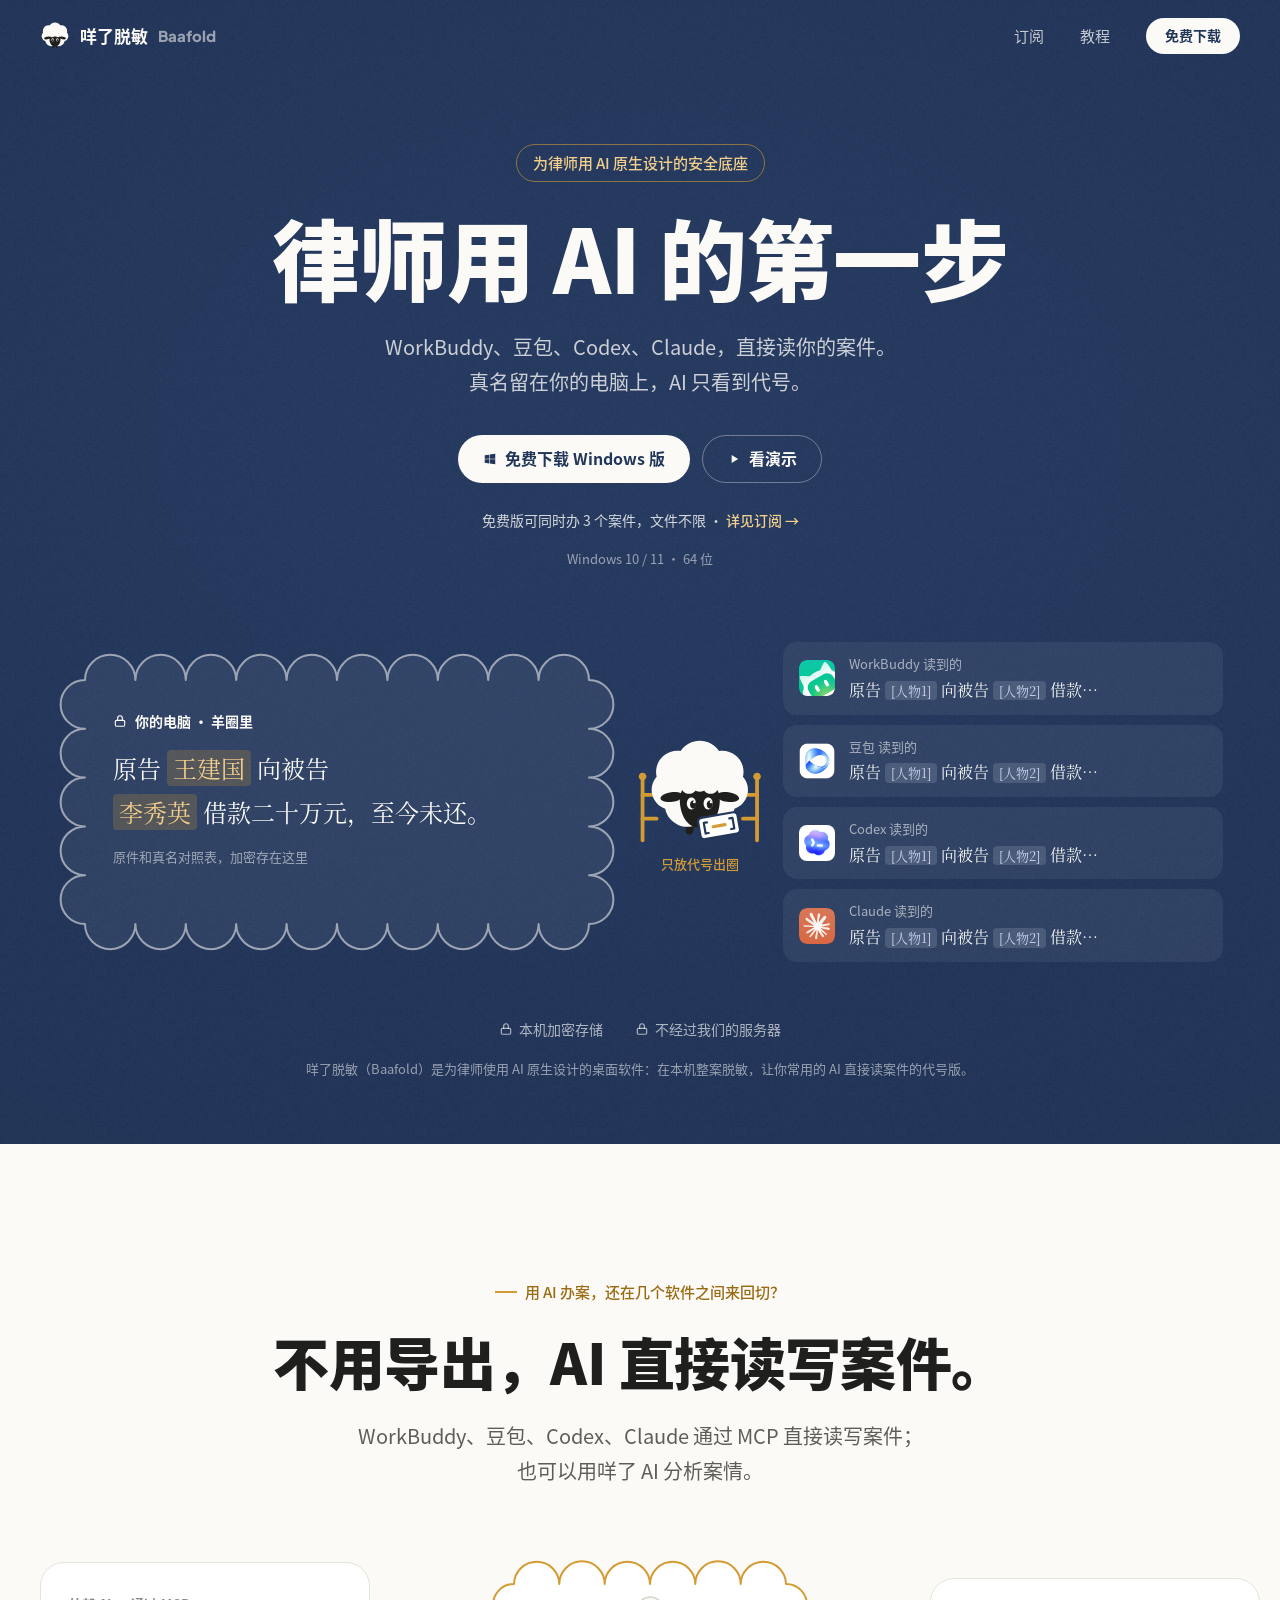
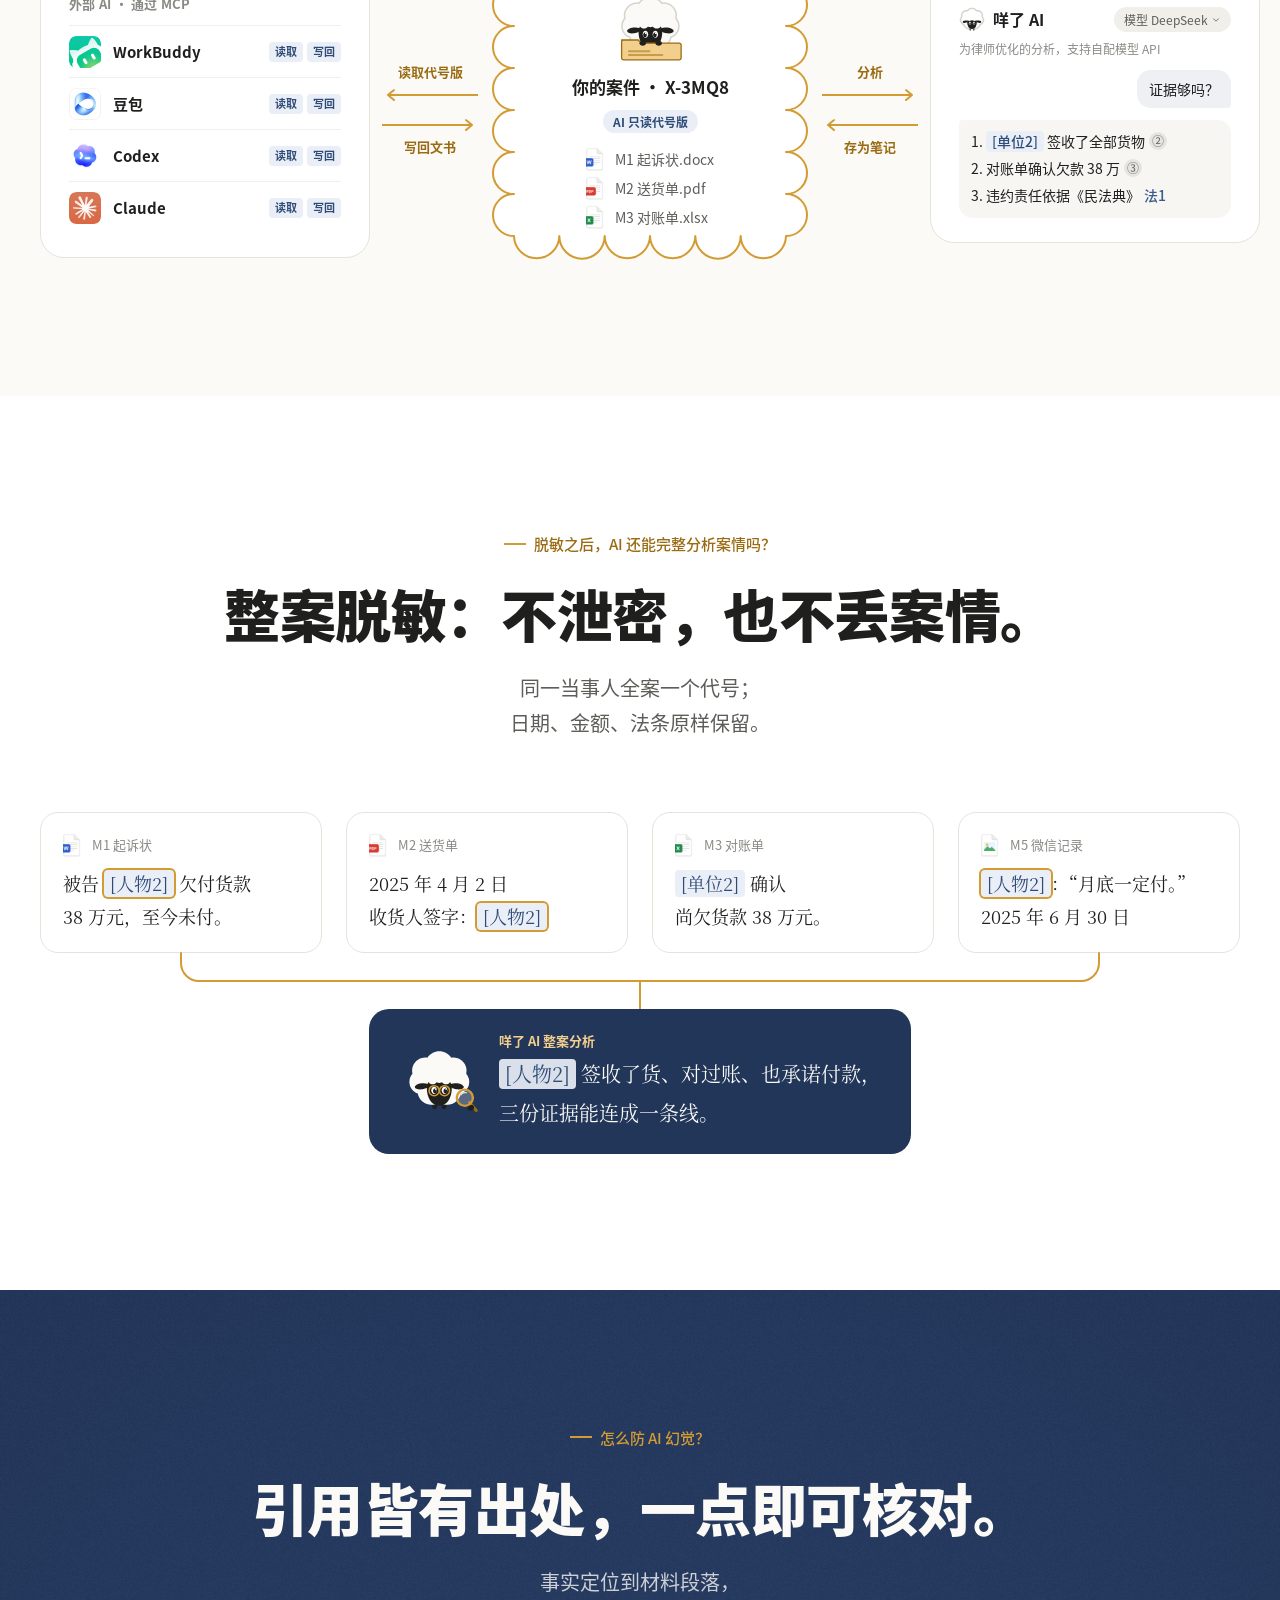
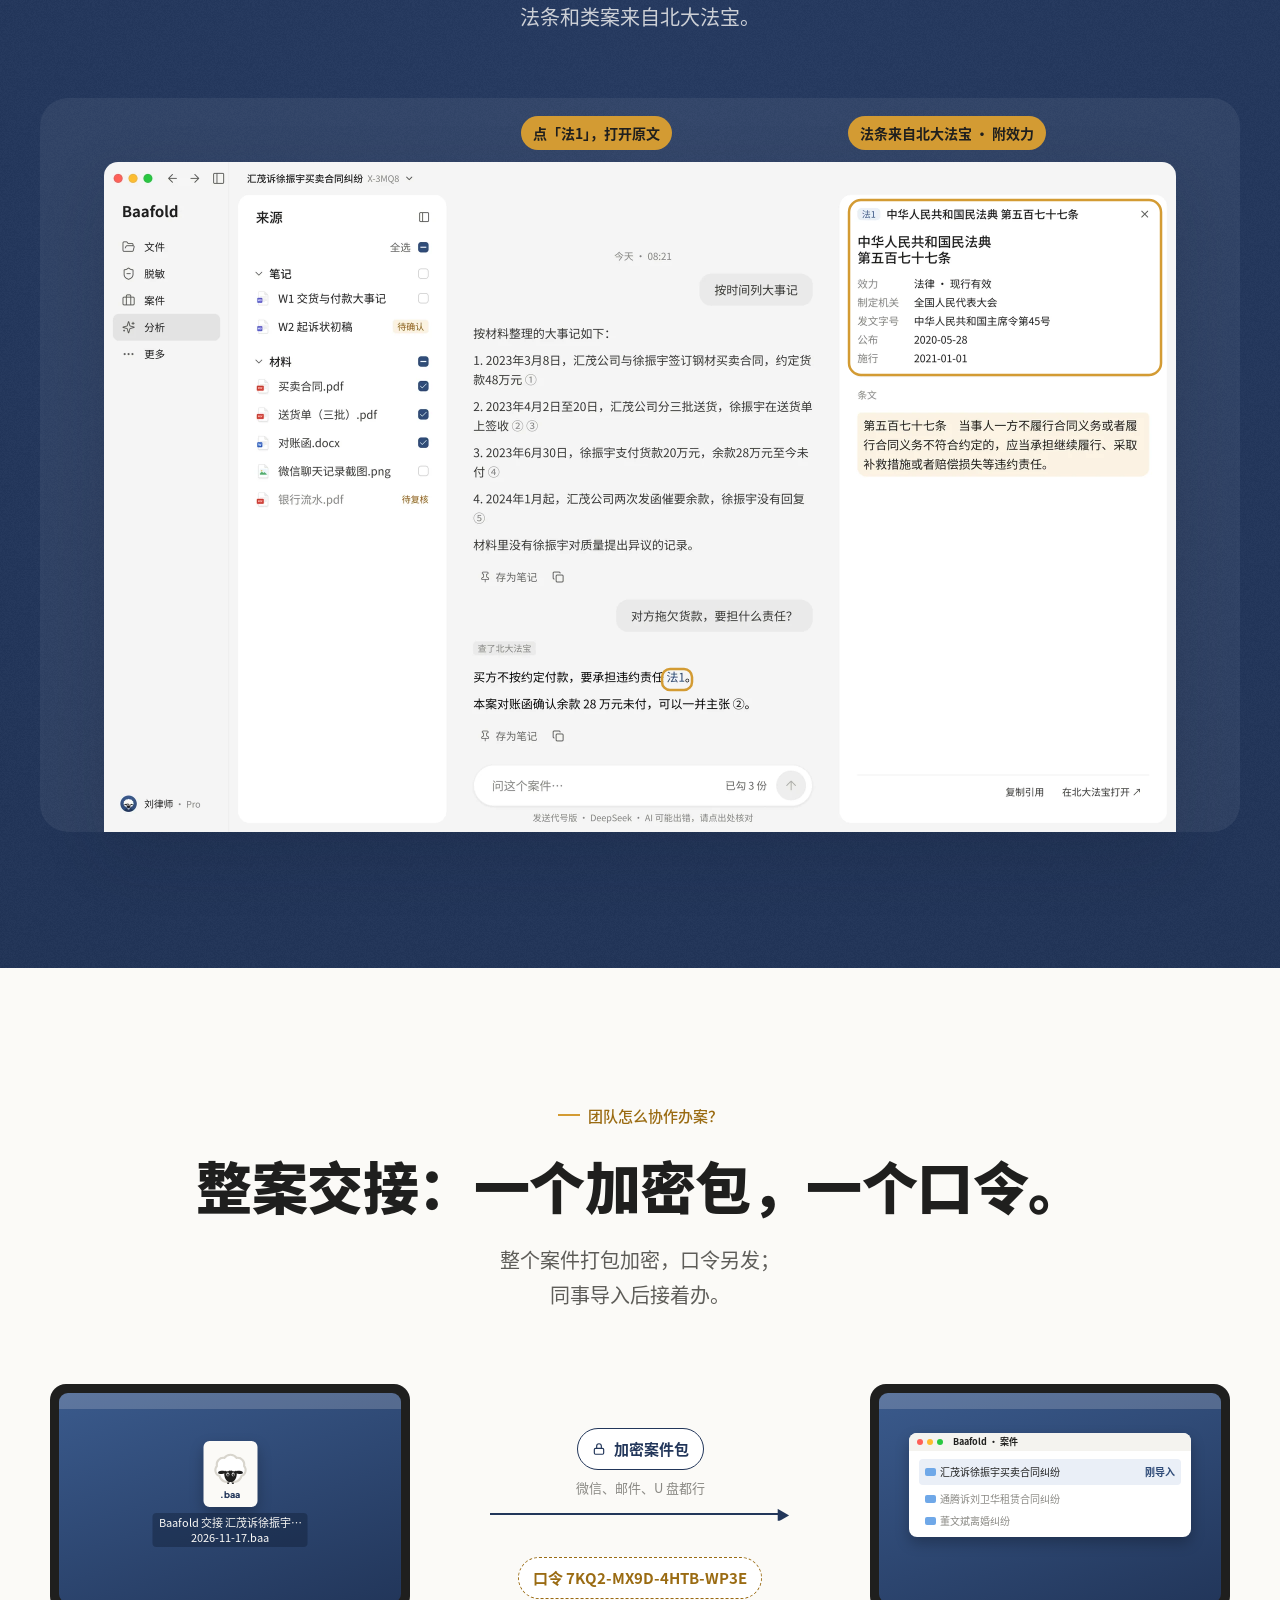
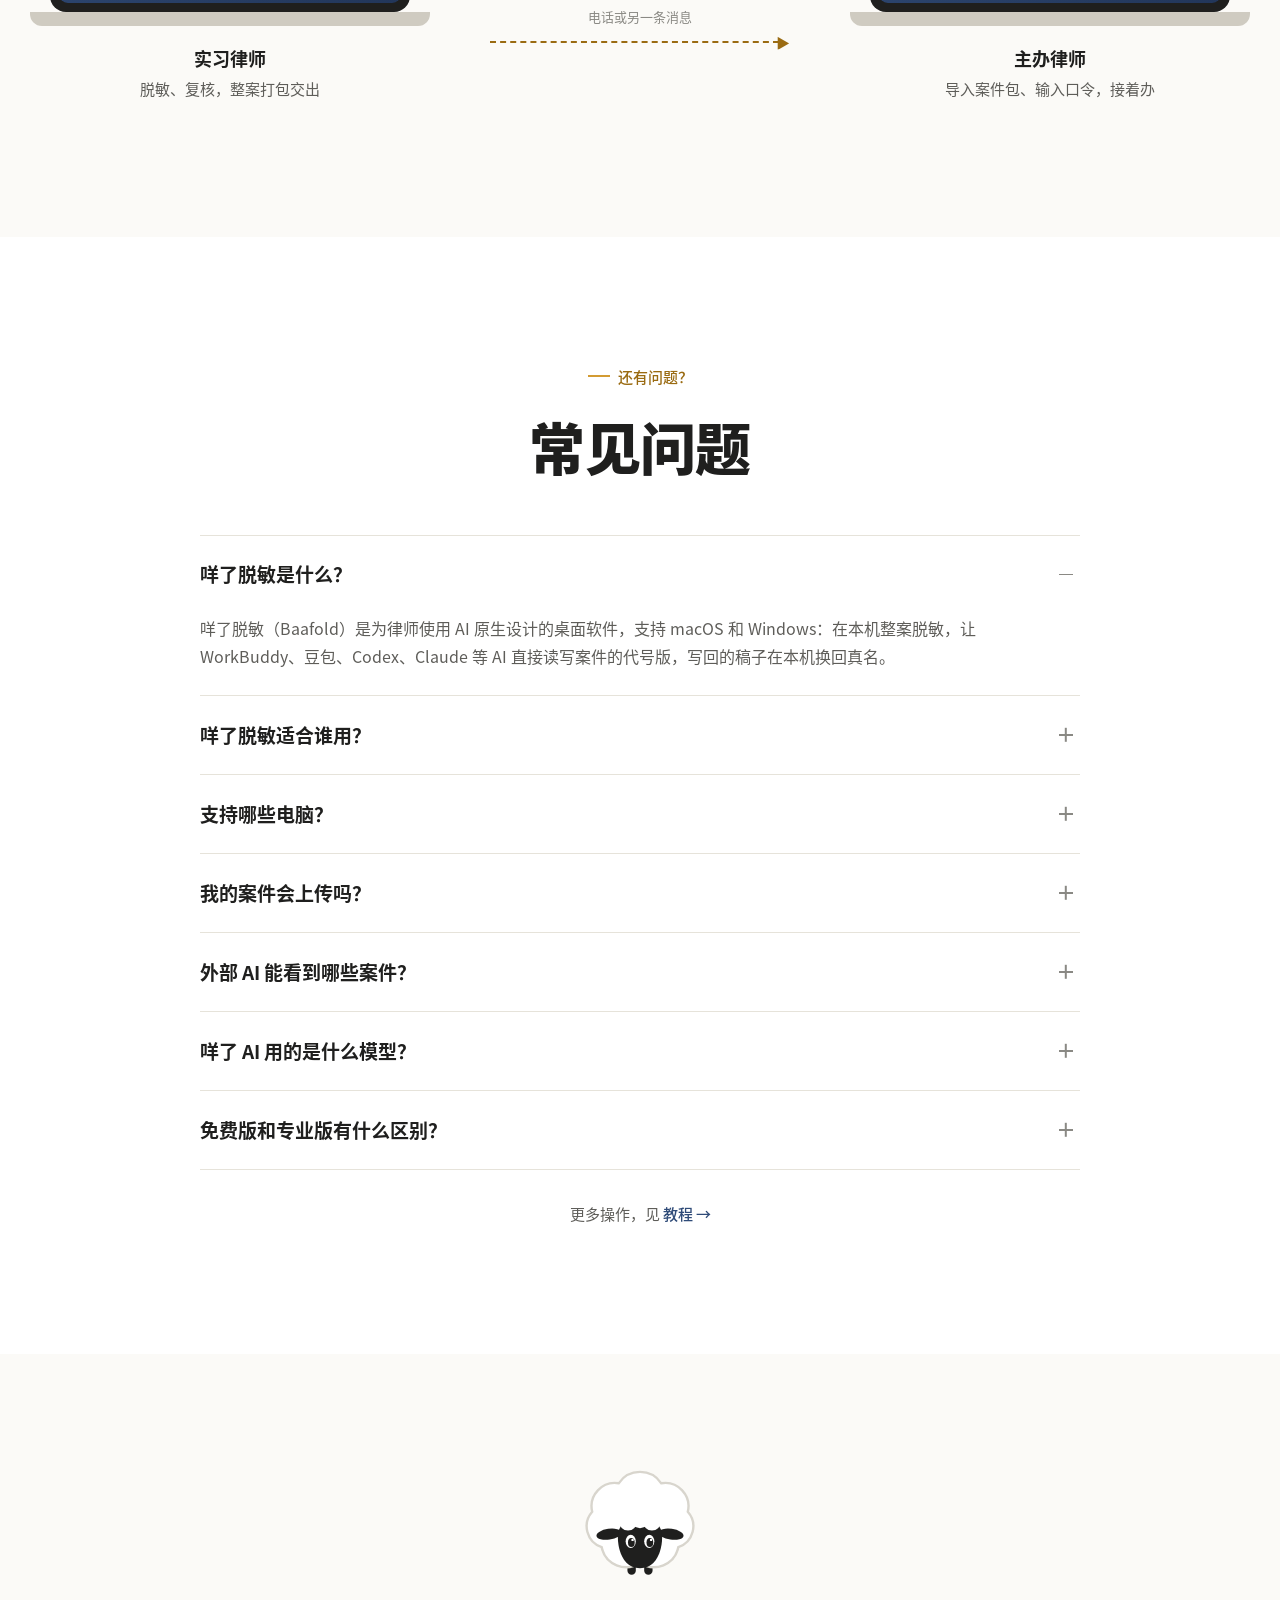
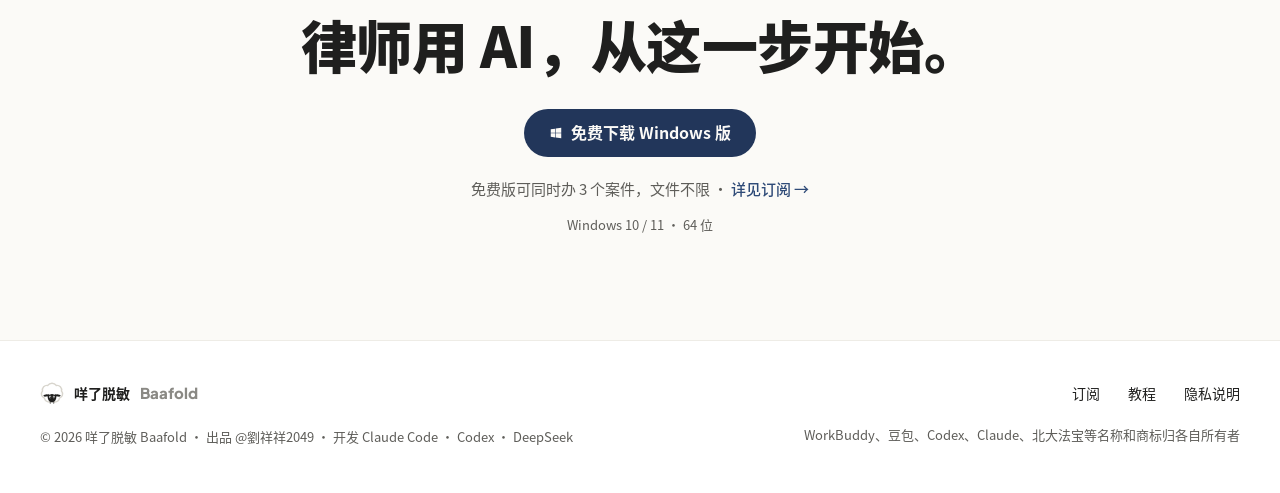
<file: index.html>
<!doctype html>
<html lang="zh-CN">
<head>
<meta charset="utf-8">
<meta name="viewport" content="width=device-width, initial-scale=1">
<title>咩了脱敏 Baafold｜律师案件脱敏软件，安全地用 AI 办案</title>
<meta name="description" content="咩了脱敏（Baafold）是律师用的案件材料脱敏软件。在你的电脑上把整案材料里的人名、单位、号码换成代号，再交给 WorkBuddy、豆包、DeepSeek、Claude 等 AI 分析和写作，真名不出电脑。法条引用来自北大法宝。Mac、Windows 都能用，免费版可同时办 3 个案件。">
<link rel="canonical" href="https://www.baafold.com/">
<meta name="baidu-site-verification" content="codeva-CCP7Y3hxDf">
<meta name="keywords" content="律师脱敏软件,案件材料脱敏,法律文书脱敏,判决书脱敏,律师AI工具,律师用AI保密,AI办案,咩了脱敏,Baafold">
<meta property="og:title" content="咩了脱敏 Baafold｜律师案件脱敏软件，安全地用 AI 办案">
<meta property="og:description" content="咩了脱敏（Baafold）是律师用的案件材料脱敏软件。在你的电脑上把整案材料里的人名、单位、号码换成代号，再交给 WorkBuddy、豆包、DeepSeek、Claude 等 AI 分析和写作，真名不出电脑。法条引用来自北大法宝。Mac、Windows 都能用，免费版可同时办 3 个案件。">
<meta property="og:type" content="website">
<meta property="og:site_name" content="咩了脱敏 Baafold">
<meta property="og:locale" content="zh_CN">
<meta property="og:url" content="https://www.baafold.com/">
<meta property="og:image" content="https://www.baafold.com/assets/og.png">
<meta property="og:image:width" content="1200">
<meta property="og:image:height" content="630">
<meta name="theme-color" content="#22365A">
<link rel="icon" href="assets/icons/favicon.ico" sizes="16x16 32x32 48x48">
<link rel="icon" href="assets/icons/favicon.svg" type="image/svg+xml">
<link rel="apple-touch-icon" href="assets/icons/apple-touch-icon.png">
<link rel="preload" href="assets/fonts/sans-400.woff2" as="font" type="font/woff2" crossorigin>
<link rel="preload" href="assets/fonts/sans-900.woff2" as="font" type="font/woff2" crossorigin>
<link rel="stylesheet" href="assets/site.css">
<script>(function(){var d=document.documentElement,n=navigator;d.classList.add("js");var p=(n.userAgentData&&n.userAgentData.platform)||n.platform||"",u=n.userAgent||"";
var mob=/iPhone|iPad|iPod|Android|HarmonyOS|Mobile/i.test(u)||(/mac/i.test(p)&&n.maxTouchPoints>1);
d.setAttribute("data-os",mob?"mobile":/mac/i.test(p)?"mac":"win");
if(!(window.matchMedia&&matchMedia("(prefers-reduced-motion: reduce)").matches)&&"IntersectionObserver" in window)d.classList.add("anim");})();</script>
<script type="application/ld+json">{"@context": "https://schema.org", "@type": "SoftwareApplication", "name": "咩了脱敏（Baafold）", "alternateName": "Baafold", "url": "https://www.baafold.com/", "publisher": {"@id": "https://www.baafold.com/#org"}, "applicationCategory": "BusinessApplication", "operatingSystem": "macOS 13+（Apple 芯片）, Windows 10 / 11（64 位）", "inLanguage": "zh-CN", "softwareVersion": "0.1.0", "description": "咩了脱敏（Baafold）是律师用的案件材料脱敏软件。在你的电脑上把整案材料里的人名、单位、号码换成代号，再交给 WorkBuddy、豆包、DeepSeek、Claude 等 AI 分析和写作，真名不出电脑。法条引用来自北大法宝。Mac、Windows 都能用，免费版可同时办 3 个案件。", "offers": [{"@type": "Offer", "name": "免费版", "price": "0", "priceCurrency": "CNY"}, {"@type": "Offer", "name": "专业版", "price": "199", "priceCurrency": "CNY", "description": "按年订阅，2026 年 12 月 31 日前开通的创始价"}]}</script>
<script type="application/ld+json">{"@context": "https://schema.org", "@graph": [{"@type": "WebSite", "@id": "https://www.baafold.com/#website", "url": "https://www.baafold.com/", "name": "咩了脱敏", "alternateName": ["Baafold", "咩了脱敏 Baafold"], "inLanguage": "zh-CN", "publisher": {"@id": "https://www.baafold.com/#org"}}, {"@type": "Organization", "@id": "https://www.baafold.com/#org", "url": "https://www.baafold.com/", "name": "咩了脱敏", "alternateName": "Baafold", "logo": "https://www.baafold.com/assets/icons/apple-touch-icon.png"}]}</script>
<script type="application/ld+json">{"@context": "https://schema.org", "@type": "FAQPage", "mainEntity": [{"@type": "Question", "name": "咩了脱敏是什么？", "acceptedAnswer": {"@type": "Answer", "text": "咩了脱敏（Baafold）是为律师使用 AI 原生设计的桌面软件，支持 macOS 和 Windows：在本机整案脱敏，让 WorkBuddy、豆包、Codex、Claude 等 AI 直接读写案件的代号版，写回的稿子在本机换回真名。"}}, {"@type": "Question", "name": "咩了脱敏适合谁用？", "acceptedAnswer": {"@type": "Answer", "text": "想用 AI 办案、又不能让当事人信息外流的律师和律所团队。一个人办案用免费版就够；同时办的案件多于 3 个，再升级专业版。"}}, {"@type": "Question", "name": "支持哪些电脑？", "acceptedAnswer": {"@type": "Answer", "text": "Mac 需要 Apple 芯片、macOS 13 及以上；Windows 需要 Windows 10 或 11（64 位）。手机和平板装不了。"}}, {"@type": "Question", "name": "我的案件会上传吗？", "acceptedAnswer": {"@type": "Answer", "text": "不会。原件和真名对照表加密存在你的电脑上，不经过我们的服务器；AI 只读到代号。"}}, {"@type": "Question", "name": "外部 AI 能看到哪些案件？", "acceptedAnswer": {"@type": "Answer", "text": "每个案件一个开关。打开后 AI 才能读写这个案件的代号版，写回的内容等你确认。"}}, {"@type": "Question", "name": "咩了 AI 用的是什么模型？", "acceptedAnswer": {"@type": "Answer", "text": "支持自配模型 API，目前接入 DeepSeek。请求直接发往模型服务商，内容是代号版。"}}, {"@type": "Question", "name": "免费版和专业版有什么区别？", "acceptedAnswer": {"@type": "Answer", "text": "功能一样，不用注册。免费版可同时办 3 个案件，文件不限，办完删掉就空出名额；案件多了再升级专业版：¥199/年（2026 年 12 月 31 日前开通的创始价，之后 ¥399/年），不自动续费。"}}]}</script>

</head>
<body class="page-home">
<header class="topbar is-top" data-topbar data-tone="dark">
  <div class="wrap topbar__in">
    <a class="brand" href="index.html" aria-label="咩了脱敏首页"><svg xmlns="http://www.w3.org/2000/svg" width="30" height="29" aria-hidden="true" focusable="false" class="brand__sheep brand__sheep--d" viewBox="20 12 200 194"><rect x="99.0" y="168" width="14" height="26" rx="7.0" fill="#1F1F1E"/><rect x="127.0" y="168" width="14" height="26" rx="7.0" fill="#1F1F1E"/><path d="M155.58,40.93 A38.99,38.99 0 0 1 199.94,88.42 A36.78,36.78 0 0 1 184.11,147.64 A41.59,41.59 0 0 1 120.00,174.00 A41.59,41.59 0 0 1 55.89,147.64 A36.78,36.78 0 0 1 40.06,88.42 A38.99,38.99 0 0 1 84.42,40.93 A42.69,42.69 0 0 1 155.58,40.93 Z" fill="#FBFAF7" /><g transform="translate(0 0)"><ellipse cx="68.00" cy="126.00" rx="21.00" ry="9.00" fill="#1F1F1E" transform="rotate(-8 68.00 126.00)" /><ellipse cx="172.00" cy="126.00" rx="21.00" ry="9.00" fill="#1F1F1E" transform="rotate(8 172.00 126.00)" /><path d="M120.00,101.00 C151.08,101.00 157.00,115.76 157.00,132.16 C157.00,151.84 148.08,183.00 120.00,183.00 C91.92,183.00 83.00,151.84 83.00,132.16 C83.00,115.76 88.92,101.00 120.00,101.00 Z" fill="#1F1F1E"/><circle cx="100.00" cy="105.00" r="15.00" fill="#FBFAF7" /><circle cx="120.00" cy="99.00" r="17.00" fill="#FBFAF7" /><circle cx="140.00" cy="105.00" r="15.00" fill="#FBFAF7" /><ellipse cx="104.50" cy="138.00" rx="8.50" ry="11.00" fill="#FFFFFF" transform="rotate(0 104.50 138.00)" /><ellipse cx="105.52" cy="139.98" rx="5.61" ry="7.62" fill="#1F1F1E" transform="rotate(0 105.52 139.98)" /><circle cx="107.56" cy="135.58" r="2.04" fill="#FFFFFF" /><ellipse cx="135.50" cy="138.00" rx="8.50" ry="11.00" fill="#FFFFFF" transform="rotate(0 135.50 138.00)" /><ellipse cx="136.52" cy="139.98" rx="5.61" ry="7.62" fill="#1F1F1E" transform="rotate(0 136.52 139.98)" /><circle cx="138.56" cy="135.58" r="2.04" fill="#FFFFFF" /></g></svg><svg xmlns="http://www.w3.org/2000/svg" width="30" height="29" aria-hidden="true" focusable="false" class="brand__sheep brand__sheep--l" viewBox="20 12 200 194"><rect x="99.0" y="168" width="14" height="26" rx="7.0" fill="#1F1F1E"/><rect x="127.0" y="168" width="14" height="26" rx="7.0" fill="#1F1F1E"/><path d="M155.58,40.93 A38.99,38.99 0 0 1 199.94,88.42 A36.78,36.78 0 0 1 184.11,147.64 A41.59,41.59 0 0 1 120.00,174.00 A41.59,41.59 0 0 1 55.89,147.64 A36.78,36.78 0 0 1 40.06,88.42 A38.99,38.99 0 0 1 84.42,40.93 A42.69,42.69 0 0 1 155.58,40.93 Z" fill="#FFFFFF" stroke="#D8D5CD" stroke-width="12" /><g transform="translate(0 0)"><ellipse cx="68.00" cy="126.00" rx="21.00" ry="9.00" fill="#1F1F1E" transform="rotate(-8 68.00 126.00)" /><ellipse cx="172.00" cy="126.00" rx="21.00" ry="9.00" fill="#1F1F1E" transform="rotate(8 172.00 126.00)" /><path d="M120.00,101.00 C151.08,101.00 157.00,115.76 157.00,132.16 C157.00,151.84 148.08,183.00 120.00,183.00 C91.92,183.00 83.00,151.84 83.00,132.16 C83.00,115.76 88.92,101.00 120.00,101.00 Z" fill="#1F1F1E"/><circle cx="100.00" cy="105.00" r="15.00" fill="#FFFFFF" /><circle cx="120.00" cy="99.00" r="17.00" fill="#FFFFFF" /><circle cx="140.00" cy="105.00" r="15.00" fill="#FFFFFF" /><ellipse cx="104.50" cy="138.00" rx="8.50" ry="11.00" fill="#FFFFFF" transform="rotate(0 104.50 138.00)" /><ellipse cx="105.52" cy="139.98" rx="5.61" ry="7.62" fill="#1F1F1E" transform="rotate(0 105.52 139.98)" /><circle cx="107.56" cy="135.58" r="2.04" fill="#FFFFFF" /><ellipse cx="135.50" cy="138.00" rx="8.50" ry="11.00" fill="#FFFFFF" transform="rotate(0 135.50 138.00)" /><ellipse cx="136.52" cy="139.98" rx="5.61" ry="7.62" fill="#1F1F1E" transform="rotate(0 136.52 139.98)" /><circle cx="138.56" cy="135.58" r="2.04" fill="#FFFFFF" /></g></svg><span class="brand__zh">咩了脱敏</span><span class="brand__en">Baafold</span></a>
    <nav class="topbar__nav" aria-label="主菜单"><a class="nav-link" href="pricing.html">订阅</a><a class="nav-link" href="guide/index.html">教程</a><a class="btn btn--light btn--sm os os-mac" href="https://www.baafold.com/download/mac?v=0.1.0">免费下载</a><a class="btn btn--light btn--sm os os-win" href="https://www.baafold.com/download/win?v=0.1.0">免费下载</a><a class="btn btn--light btn--sm os os-any" href="#qr" data-qr aria-haspopup="dialog">免费下载</a></nav>
    <button class="menu-btn" type="button" aria-label="打开菜单" aria-expanded="false" aria-controls="m-menu" data-menu><svg class="ico" width="22" height="22" viewBox="0 0 24 24" fill="none" stroke="currentColor" stroke-width="2" stroke-linecap="round" stroke-linejoin="round" aria-hidden="true" focusable="false"><path d="M4 7h16M4 12h16M4 17h16"/></svg></button>
  </div>
  <nav class="m-menu" id="m-menu" aria-label="主菜单" hidden><a class="nav-link" href="pricing.html">订阅</a><a class="nav-link" href="guide/index.html">教程</a><a class="btn btn--light btn--block os os-mac" href="https://www.baafold.com/download/mac?v=0.1.0"><svg class="ico" width="15" height="15" viewBox="0 0 24 24" fill="currentColor" aria-hidden="true" focusable="false"><path d="M16.4 12.6c0-2.4 2-3.6 2.1-3.7-1.2-1.7-3-1.9-3.6-2-1.5-.2-3 .9-3.8.9-.8 0-2-.9-3.3-.9-1.7 0-3.3 1-4.2 2.5-1.8 3.1-.5 7.7 1.3 10.2.9 1.2 1.9 2.6 3.2 2.6 1.3-.1 1.8-.8 3.3-.8s2 .8 3.3.8c1.4 0 2.3-1.3 3.1-2.5 1-1.4 1.4-2.8 1.4-2.9 0 0-2.7-1-2.8-4.2zM14 5.3c.7-.8 1.2-2 1-3.1-1 0-2.2.7-2.9 1.5-.6.7-1.2 1.9-1 3 1.1.1 2.2-.6 2.9-1.4z"/></svg>免费下载 Mac 版</a><a class="btn btn--light btn--block os os-win" href="https://www.baafold.com/download/win?v=0.1.0"><svg class="ico" width="14" height="14" viewBox="0 0 24 24" fill="currentColor" aria-hidden="true" focusable="false"><path d="M3 5.5l7.5-1v7H3zM11.5 4.4L21 3v8.5h-9.5zM3 12.5h7.5v7L3 18.5zM11.5 12.5H21V21l-9.5-1.3z"/></svg>免费下载 Windows 版</a><a class="btn btn--light btn--block os os-any" href="#qr" data-qr aria-haspopup="dialog">免费下载</a></nav>
</header>
<main id="main">

<!-- 首屏（沿用第二版，不加入场动效） -->
<section class="hero ink" aria-labelledby="hero-title">
  <div class="wrap hero__in">
    <span class="hero__badge">为律师用 AI 原生设计的安全底座</span>
    <h1 class="h1" id="hero-title">律师用 AI 的<br class="m-br">第一步</h1>
    <p class="lead lead--dark">WorkBuddy、豆包、Codex、Claude，<br class="m-br">直接读你的案件。<br>真名留在你的电脑上，AI 只看到代号。</p>
    <div class="hero__cta">
      <a class="btn btn--light os os-mac" href="https://www.baafold.com/download/mac?v=0.1.0"><svg class="ico" width="15" height="15" viewBox="0 0 24 24" fill="currentColor" aria-hidden="true" focusable="false"><path d="M16.4 12.6c0-2.4 2-3.6 2.1-3.7-1.2-1.7-3-1.9-3.6-2-1.5-.2-3 .9-3.8.9-.8 0-2-.9-3.3-.9-1.7 0-3.3 1-4.2 2.5-1.8 3.1-.5 7.7 1.3 10.2.9 1.2 1.9 2.6 3.2 2.6 1.3-.1 1.8-.8 3.3-.8s2 .8 3.3.8c1.4 0 2.3-1.3 3.1-2.5 1-1.4 1.4-2.8 1.4-2.9 0 0-2.7-1-2.8-4.2zM14 5.3c.7-.8 1.2-2 1-3.1-1 0-2.2.7-2.9 1.5-.6.7-1.2 1.9-1 3 1.1.1 2.2-.6 2.9-1.4z"/></svg>免费下载 Mac 版</a><a class="btn btn--light os os-win" href="https://www.baafold.com/download/win?v=0.1.0"><svg class="ico" width="14" height="14" viewBox="0 0 24 24" fill="currentColor" aria-hidden="true" focusable="false"><path d="M3 5.5l7.5-1v7H3zM11.5 4.4L21 3v8.5h-9.5zM3 12.5h7.5v7L3 18.5zM11.5 12.5H21V21l-9.5-1.3z"/></svg>免费下载 Windows 版</a><a class="btn btn--light os os-any" href="#qr" data-qr aria-haspopup="dialog">免费下载</a>
      <button class="btn btn--ghost" type="button" data-demo aria-haspopup="dialog"><svg class="ico" width="14" height="14" viewBox="0 0 24 24" fill="currentColor" aria-hidden="true" focusable="false"><path d="M8 5v14l11-7z"/></svg>看演示</button>
    </div>
    <p class="hero__quota">免费版可同时办 3 个案件，文件不限 · <a class="text-link text-link--amber" href="pricing.html">详见订阅 →</a></p>
    <p class="hero__ver os os-mac">Apple 芯片 · macOS 13 及以上</p><p class="hero__ver os os-win">Windows 10 / 11 · 64 位</p><p class="hero__ver os os-any">macOS / Windows</p>

    <div class="hero-fig v-pc" aria-hidden="true">
      <div class="hero-pen">
        <svg class="pen-svg" width="560" height="300" viewBox="0 0 560 300" aria-hidden="true" focusable="false"><path d="M28.0,28.0 A25.20,25.20 0 0 1 78.40,28.00 A25.20,25.20 0 0 1 128.80,28.00 A25.20,25.20 0 0 1 179.20,28.00 A25.20,25.20 0 0 1 229.60,28.00 A25.20,25.20 0 0 1 280.00,28.00 A25.20,25.20 0 0 1 330.40,28.00 A25.20,25.20 0 0 1 380.80,28.00 A25.20,25.20 0 0 1 431.20,28.00 A25.20,25.20 0 0 1 481.60,28.00 A25.20,25.20 0 0 1 532.00,28.00 A24.40,24.40 0 0 1 532.00,76.80 A24.40,24.40 0 0 1 532.00,125.60 A24.40,24.40 0 0 1 532.00,174.40 A24.40,24.40 0 0 1 532.00,223.20 A24.40,24.40 0 0 1 532.00,272.00 A25.20,25.20 0 0 1 481.60,272.00 A25.20,25.20 0 0 1 431.20,272.00 A25.20,25.20 0 0 1 380.80,272.00 A25.20,25.20 0 0 1 330.40,272.00 A25.20,25.20 0 0 1 280.00,272.00 A25.20,25.20 0 0 1 229.60,272.00 A25.20,25.20 0 0 1 179.20,272.00 A25.20,25.20 0 0 1 128.80,272.00 A25.20,25.20 0 0 1 78.40,272.00 A25.20,25.20 0 0 1 28.00,272.00 A24.40,24.40 0 0 1 28.00,223.20 A24.40,24.40 0 0 1 28.00,174.40 A24.40,24.40 0 0 1 28.00,125.60 A24.40,24.40 0 0 1 28.00,76.80 A24.40,24.40 0 0 1 28.00,28.00 Z" fill="#FBFAF70F" stroke="#FBFAF78C" stroke-width="2" stroke-linejoin="round"/></svg>
        <div class="hero-pen__in">
          <span class="hero-pen__lab"><svg class="ico" width="14" height="14" viewBox="0 0 24 24" fill="none" stroke="currentColor" stroke-width="2" stroke-linecap="round" stroke-linejoin="round" aria-hidden="true" focusable="false"><rect x="4" y="11" width="16" height="10" rx="2"/><path d="M8 11V7a4 4 0 0 1 8 0v4"/></svg>你的电脑 · 羊圈里</span>
          <p class="doc doc--hero">原告 <span class="chip chip--real">王建国</span> 向被告<br><span class="chip chip--real">李秀英</span> 借款二十万元，至今未还。</p>
          <span class="hero-pen__note">原件和真名对照表，加密存在这里</span>
        </div>
      </div>
      <div class="hero-sheep"><svg width="130" height="119" aria-hidden="true" focusable="false" viewBox="0 0 130 119" fill="none" xmlns="http://www.w3.org/2000/svg">
<path d="M7.56 49.68V111.24" stroke="#D39B33" stroke-width="3.78" stroke-linecap="round"/>
<path d="M7.56 65.88H21.6" stroke="#D39B33" stroke-width="3.78" stroke-linecap="round"/>
<path d="M7.56 89.64H21.6" stroke="#D39B33" stroke-width="3.78" stroke-linecap="round"/>
<path d="M122.04 49.68V111.24" stroke="#D39B33" stroke-width="3.78" stroke-linecap="round"/>
<path d="M108 65.88H122.04" stroke="#D39B33" stroke-width="3.78" stroke-linecap="round"/>
<path d="M108 89.64H122.04" stroke="#D39B33" stroke-width="3.78" stroke-linecap="round"/>
<path d="M7.56003 51.3C9.64767 51.3 11.34 49.6076 11.34 47.52C11.34 45.4324 9.64767 43.74 7.56003 43.74C5.47239 43.74 3.78003 45.4324 3.78003 47.52C3.78003 49.6076 5.47239 51.3 7.56003 51.3Z" fill="#D39B33"/>
<path d="M122.04 51.3C124.128 51.3 125.82 49.6076 125.82 47.52C125.82 45.4324 124.128 43.74 122.04 43.74C119.952 43.74 118.26 45.4324 118.26 47.52C118.26 49.6076 119.952 51.3 122.04 51.3Z" fill="#D39B33"/>
<path d="M59.3772 94.9893C59.6677 92.922 58.2273 91.0105 56.16 90.72C54.0927 90.4294 52.1813 91.8698 51.8907 93.9371L50.8386 101.424C50.548 103.491 51.9884 105.402 54.0557 105.693C56.123 105.983 58.0345 104.543 58.325 102.476L59.3772 94.9893Z" fill="#1F1F1E"/>
<path d="M77.7093 93.9372C77.4187 91.8698 75.5073 90.4295 73.44 90.72C71.3727 91.0106 69.9323 92.922 70.2229 94.9893L71.275 102.476C71.5655 104.543 73.477 105.983 75.5443 105.693C77.6116 105.402 79.052 103.491 78.7614 101.424L77.7093 93.9372Z" fill="#1F1F1E"/>
<path d="M84.0132 22.1022C87.4402 21.5291 90.9558 21.813 94.2464 22.9287C97.5371 24.0444 100.5 25.9571 102.872 28.4963C105.244 31.0354 106.951 34.1221 107.84 37.4811C108.729 40.84 108.773 44.3667 107.968 47.7468C110.138 50.2024 111.668 53.1569 112.419 56.3471C113.17 59.5372 113.121 62.8637 112.274 66.0299C111.428 69.1962 109.811 72.1038 107.568 74.4935C105.325 76.8832 102.526 78.6806 99.4194 79.7256C98.6992 83.3612 97.0905 86.762 94.7367 89.6248C92.3829 92.4876 89.3572 94.7233 85.9295 96.1327C82.5017 97.5421 78.7784 98.0813 75.0916 97.7022C71.4049 97.3231 67.8692 96.0375 64.8 93.96C61.7308 96.0375 58.1952 97.3231 54.5084 97.7022C50.8216 98.0813 47.0984 97.5421 43.6706 96.1327C40.2428 94.7233 37.2171 92.4876 34.8633 89.6248C32.5095 86.762 30.9008 83.3612 30.1806 79.7256C27.0742 78.6806 24.2747 76.8832 22.0317 74.4935C19.7887 72.1038 18.172 69.1962 17.3256 66.0299C16.4792 62.8637 16.4296 59.5372 17.181 56.3471C17.9325 53.1569 19.4618 50.2024 21.6324 47.7468C20.8274 44.3667 20.8713 40.84 21.7604 37.4811C22.6494 34.1221 24.356 31.0354 26.7278 28.4963C29.0996 25.9571 32.063 24.0444 35.3536 22.9287C38.6442 21.813 42.1598 21.5291 45.5868 22.1022C47.6894 18.9309 50.5443 16.3295 53.8968 14.5298C57.2492 12.7302 60.995 11.7883 64.8 11.7883C68.605 11.7883 72.3508 12.7302 75.7033 14.5298C79.0557 16.3295 81.9106 18.9309 84.0132 22.1022Z" fill="#FBFAF7"/>
<path d="M37.3964 72.8527C43.5983 71.9811 48.3232 69.1198 47.9496 66.4618C47.5761 63.8038 42.2456 62.3557 36.0436 63.2273C29.8416 64.0989 25.1168 66.9603 25.4903 69.6182C25.8639 72.2762 31.1944 73.7244 37.3964 72.8527Z" fill="#1F1F1E"/>
<path d="M92.2036 72.8527C98.4056 73.7244 103.736 72.2762 104.11 69.6183C104.483 66.9603 99.7583 64.099 93.5564 63.2273C87.3544 62.3557 82.0239 63.8038 81.6503 66.4618C81.2768 69.1198 86.0016 71.9811 92.2036 72.8527Z" fill="#1F1F1E"/>
<path d="M64.8 54.54C81.5832 54.54 84.78 62.5104 84.78 71.3664C84.78 81.9936 79.9632 98.82 64.8 98.82C49.6368 98.82 44.82 81.9936 44.82 71.3664C44.82 62.5104 48.0168 54.54 64.8 54.54Z" fill="#1F1F1E"/>
<path d="M54 64.8C58.4735 64.8 62.1 61.1735 62.1 56.7C62.1 52.2265 58.4735 48.6 54 48.6C49.5265 48.6 45.9 52.2265 45.9 56.7C45.9 61.1735 49.5265 64.8 54 64.8Z" fill="#FBFAF7"/>
<path d="M64.8 62.64C69.87 62.64 73.98 58.53 73.98 53.46C73.98 48.3901 69.87 44.28 64.8 44.28C59.73 44.28 55.62 48.3901 55.62 53.46C55.62 58.53 59.73 62.64 64.8 62.64Z" fill="#FBFAF7"/>
<path d="M75.6 64.8C80.0735 64.8 83.7 61.1735 83.7 56.7C83.7 52.2265 80.0735 48.6 75.6 48.6C71.1265 48.6 67.5 52.2265 67.5 56.7C67.5 61.1735 71.1265 64.8 75.6 64.8Z" fill="#FBFAF7"/>
<path d="M56.43 80.46C58.965 80.46 61.02 77.8006 61.02 74.52C61.02 71.2394 58.965 68.58 56.43 68.58C53.895 68.58 51.84 71.2394 51.84 74.52C51.84 77.8006 53.895 80.46 56.43 80.46Z" fill="white"/>
<path d="M58.05 79.704C59.7201 79.704 61.074 77.8666 61.074 75.6C61.074 73.3335 59.7201 71.496 58.05 71.496C56.3799 71.496 55.026 73.3335 55.026 75.6C55.026 77.8666 56.3799 79.704 58.05 79.704Z" fill="#1F1F1E"/>
<path d="M59.13 74.3256C59.7384 74.3256 60.2316 73.8324 60.2316 73.224C60.2316 72.6156 59.7384 72.1224 59.13 72.1224C58.5216 72.1224 58.0284 72.6156 58.0284 73.224C58.0284 73.8324 58.5216 74.3256 59.13 74.3256Z" fill="white"/>
<path d="M73.17 80.46C75.705 80.46 77.76 77.8006 77.76 74.52C77.76 71.2394 75.705 68.58 73.17 68.58C70.635 68.58 68.58 71.2394 68.58 74.52C68.58 77.8006 70.635 80.46 73.17 80.46Z" fill="white"/>
<path d="M74.79 79.704C76.4601 79.704 77.814 77.8666 77.814 75.6C77.814 73.3335 76.4601 71.496 74.79 71.496C73.1199 71.496 71.766 73.3335 71.766 75.6C71.766 77.8666 73.1199 79.704 74.79 79.704Z" fill="#1F1F1E"/>
<path d="M75.87 74.3256C76.4784 74.3256 76.9716 73.8324 76.9716 73.224C76.9716 72.6156 76.4784 72.1224 75.87 72.1224C75.2616 72.1224 74.7684 72.6156 74.7684 73.224C74.7684 73.8324 75.2616 74.3256 75.87 74.3256Z" fill="white"/>
<path d="M98.1125 83.2493L66.2048 88.8755C64.1488 89.238 62.7761 91.1986 63.1386 93.2545L65.5766 107.081C65.9391 109.137 67.8996 110.51 69.9556 110.147L101.863 104.521C103.919 104.159 105.292 102.198 104.93 100.142L102.491 86.3155C102.129 84.2596 100.168 82.8868 98.1125 83.2493Z" fill="white" stroke="#22365A" stroke-width="2.16"/>
<path d="M71.9286 93.3496L68.7379 93.9122L70.6133 104.548L73.804 103.985M94.2641 89.4112L97.4548 88.8486L99.3302 99.4845L96.1395 100.047" stroke="#22365A" stroke-width="2.16" stroke-linecap="round" stroke-linejoin="round"/>
<path d="M89.6025 94.0715L77.9029 96.1344C77.0218 96.2898 76.4335 97.13 76.5889 98.0111C76.7442 98.8922 77.5845 99.4805 78.4656 99.3252L90.1651 97.2622C91.0462 97.1069 91.6345 96.2666 91.4792 95.3855C91.3238 94.5044 90.4836 93.9161 89.6025 94.0715Z" fill="#D39B33"/>
</svg><span>只放代号出圈</span></div>
      <ul class="hero-reads">
        <li><img class="ai-ico" src="assets/ai/workbuddy.png" alt="" width="36" height="36"><div><span>WorkBuddy 读到的</span><p class="doc">原告 <span class="chip chip--code">[人物1]</span> 向被告 <span class="chip chip--code">[人物2]</span> 借款…</p></div></li>
        <li><img class="ai-ico" src="assets/ai/doubao.png" alt="" width="36" height="36"><div><span>豆包 读到的</span><p class="doc">原告 <span class="chip chip--code">[人物1]</span> 向被告 <span class="chip chip--code">[人物2]</span> 借款…</p></div></li>
        <li><img class="ai-ico" src="assets/ai/codex.png" alt="" width="36" height="36"><div><span>Codex 读到的</span><p class="doc">原告 <span class="chip chip--code">[人物1]</span> 向被告 <span class="chip chip--code">[人物2]</span> 借款…</p></div></li>
        <li><img class="ai-ico" src="assets/ai/claude.png" alt="" width="36" height="36"><div><span>Claude 读到的</span><p class="doc">原告 <span class="chip chip--code">[人物1]</span> 向被告 <span class="chip chip--code">[人物2]</span> 借款…</p></div></li>
      </ul>
    </div>

    <div class="hero-fig-m v-m" aria-hidden="true">
      <div class="hero-pen hero-pen--m">
        <svg class="pen-svg" width="335" height="180" viewBox="0 0 335 180" aria-hidden="true" focusable="false"><path d="M19.8,19.8 A18.46,18.46 0 0 1 56.72,19.80 A18.46,18.46 0 0 1 93.65,19.80 A18.46,18.46 0 0 1 130.57,19.80 A18.46,18.46 0 0 1 167.50,19.80 A18.46,18.46 0 0 1 204.43,19.80 A18.46,18.46 0 0 1 241.35,19.80 A18.46,18.46 0 0 1 278.27,19.80 A18.46,18.46 0 0 1 315.20,19.80 A17.55,17.55 0 0 1 315.20,54.90 A17.55,17.55 0 0 1 315.20,90.00 A17.55,17.55 0 0 1 315.20,125.10 A17.55,17.55 0 0 1 315.20,160.20 A18.46,18.46 0 0 1 278.27,160.20 A18.46,18.46 0 0 1 241.35,160.20 A18.46,18.46 0 0 1 204.43,160.20 A18.46,18.46 0 0 1 167.50,160.20 A18.46,18.46 0 0 1 130.57,160.20 A18.46,18.46 0 0 1 93.65,160.20 A18.46,18.46 0 0 1 56.73,160.20 A18.46,18.46 0 0 1 19.80,160.20 A17.55,17.55 0 0 1 19.80,125.10 A17.55,17.55 0 0 1 19.80,90.00 A17.55,17.55 0 0 1 19.80,54.90 A17.55,17.55 0 0 1 19.80,19.80 Z" fill="#FBFAF70F" stroke="#FBFAF78C" stroke-width="1.8" stroke-linejoin="round"/></svg>
        <div class="hero-pen__in">
          <span class="hero-pen__lab"><svg class="ico" width="13" height="13" viewBox="0 0 24 24" fill="none" stroke="currentColor" stroke-width="2" stroke-linecap="round" stroke-linejoin="round" aria-hidden="true" focusable="false"><rect x="4" y="11" width="16" height="10" rx="2"/><path d="M8 11V7a4 4 0 0 1 8 0v4"/></svg>你的电脑 · 羊圈里</span>
          <p class="doc">原告 <span class="chip chip--real">王建国</span> 向被告 <span class="chip chip--real">李秀英</span><br>借款二十万元，至今未还。</p>
          <span class="hero-pen__note">原件和真名对照表，加密存在这里</span>
        </div>
      </div>
      <div class="hero-sheep"><svg width="86" height="79" aria-hidden="true" focusable="false" viewBox="0 0 130 119" fill="none" xmlns="http://www.w3.org/2000/svg">
<path d="M7.56 49.68V111.24" stroke="#D39B33" stroke-width="3.78" stroke-linecap="round"/>
<path d="M7.56 65.88H21.6" stroke="#D39B33" stroke-width="3.78" stroke-linecap="round"/>
<path d="M7.56 89.64H21.6" stroke="#D39B33" stroke-width="3.78" stroke-linecap="round"/>
<path d="M122.04 49.68V111.24" stroke="#D39B33" stroke-width="3.78" stroke-linecap="round"/>
<path d="M108 65.88H122.04" stroke="#D39B33" stroke-width="3.78" stroke-linecap="round"/>
<path d="M108 89.64H122.04" stroke="#D39B33" stroke-width="3.78" stroke-linecap="round"/>
<path d="M7.56003 51.3C9.64767 51.3 11.34 49.6076 11.34 47.52C11.34 45.4324 9.64767 43.74 7.56003 43.74C5.47239 43.74 3.78003 45.4324 3.78003 47.52C3.78003 49.6076 5.47239 51.3 7.56003 51.3Z" fill="#D39B33"/>
<path d="M122.04 51.3C124.128 51.3 125.82 49.6076 125.82 47.52C125.82 45.4324 124.128 43.74 122.04 43.74C119.952 43.74 118.26 45.4324 118.26 47.52C118.26 49.6076 119.952 51.3 122.04 51.3Z" fill="#D39B33"/>
<path d="M59.3772 94.9893C59.6677 92.922 58.2273 91.0105 56.16 90.72C54.0927 90.4294 52.1813 91.8698 51.8907 93.9371L50.8386 101.424C50.548 103.491 51.9884 105.402 54.0557 105.693C56.123 105.983 58.0345 104.543 58.325 102.476L59.3772 94.9893Z" fill="#1F1F1E"/>
<path d="M77.7093 93.9372C77.4187 91.8698 75.5073 90.4295 73.44 90.72C71.3727 91.0106 69.9323 92.922 70.2229 94.9893L71.275 102.476C71.5655 104.543 73.477 105.983 75.5443 105.693C77.6116 105.402 79.052 103.491 78.7614 101.424L77.7093 93.9372Z" fill="#1F1F1E"/>
<path d="M84.0132 22.1022C87.4402 21.5291 90.9558 21.813 94.2464 22.9287C97.5371 24.0444 100.5 25.9571 102.872 28.4963C105.244 31.0354 106.951 34.1221 107.84 37.4811C108.729 40.84 108.773 44.3667 107.968 47.7468C110.138 50.2024 111.668 53.1569 112.419 56.3471C113.17 59.5372 113.121 62.8637 112.274 66.0299C111.428 69.1962 109.811 72.1038 107.568 74.4935C105.325 76.8832 102.526 78.6806 99.4194 79.7256C98.6992 83.3612 97.0905 86.762 94.7367 89.6248C92.3829 92.4876 89.3572 94.7233 85.9295 96.1327C82.5017 97.5421 78.7784 98.0813 75.0916 97.7022C71.4049 97.3231 67.8692 96.0375 64.8 93.96C61.7308 96.0375 58.1952 97.3231 54.5084 97.7022C50.8216 98.0813 47.0984 97.5421 43.6706 96.1327C40.2428 94.7233 37.2171 92.4876 34.8633 89.6248C32.5095 86.762 30.9008 83.3612 30.1806 79.7256C27.0742 78.6806 24.2747 76.8832 22.0317 74.4935C19.7887 72.1038 18.172 69.1962 17.3256 66.0299C16.4792 62.8637 16.4296 59.5372 17.181 56.3471C17.9325 53.1569 19.4618 50.2024 21.6324 47.7468C20.8274 44.3667 20.8713 40.84 21.7604 37.4811C22.6494 34.1221 24.356 31.0354 26.7278 28.4963C29.0996 25.9571 32.063 24.0444 35.3536 22.9287C38.6442 21.813 42.1598 21.5291 45.5868 22.1022C47.6894 18.9309 50.5443 16.3295 53.8968 14.5298C57.2492 12.7302 60.995 11.7883 64.8 11.7883C68.605 11.7883 72.3508 12.7302 75.7033 14.5298C79.0557 16.3295 81.9106 18.9309 84.0132 22.1022Z" fill="#FBFAF7"/>
<path d="M37.3964 72.8527C43.5983 71.9811 48.3232 69.1198 47.9496 66.4618C47.5761 63.8038 42.2456 62.3557 36.0436 63.2273C29.8416 64.0989 25.1168 66.9603 25.4903 69.6182C25.8639 72.2762 31.1944 73.7244 37.3964 72.8527Z" fill="#1F1F1E"/>
<path d="M92.2036 72.8527C98.4056 73.7244 103.736 72.2762 104.11 69.6183C104.483 66.9603 99.7583 64.099 93.5564 63.2273C87.3544 62.3557 82.0239 63.8038 81.6503 66.4618C81.2768 69.1198 86.0016 71.9811 92.2036 72.8527Z" fill="#1F1F1E"/>
<path d="M64.8 54.54C81.5832 54.54 84.78 62.5104 84.78 71.3664C84.78 81.9936 79.9632 98.82 64.8 98.82C49.6368 98.82 44.82 81.9936 44.82 71.3664C44.82 62.5104 48.0168 54.54 64.8 54.54Z" fill="#1F1F1E"/>
<path d="M54 64.8C58.4735 64.8 62.1 61.1735 62.1 56.7C62.1 52.2265 58.4735 48.6 54 48.6C49.5265 48.6 45.9 52.2265 45.9 56.7C45.9 61.1735 49.5265 64.8 54 64.8Z" fill="#FBFAF7"/>
<path d="M64.8 62.64C69.87 62.64 73.98 58.53 73.98 53.46C73.98 48.3901 69.87 44.28 64.8 44.28C59.73 44.28 55.62 48.3901 55.62 53.46C55.62 58.53 59.73 62.64 64.8 62.64Z" fill="#FBFAF7"/>
<path d="M75.6 64.8C80.0735 64.8 83.7 61.1735 83.7 56.7C83.7 52.2265 80.0735 48.6 75.6 48.6C71.1265 48.6 67.5 52.2265 67.5 56.7C67.5 61.1735 71.1265 64.8 75.6 64.8Z" fill="#FBFAF7"/>
<path d="M56.43 80.46C58.965 80.46 61.02 77.8006 61.02 74.52C61.02 71.2394 58.965 68.58 56.43 68.58C53.895 68.58 51.84 71.2394 51.84 74.52C51.84 77.8006 53.895 80.46 56.43 80.46Z" fill="white"/>
<path d="M58.05 79.704C59.7201 79.704 61.074 77.8666 61.074 75.6C61.074 73.3335 59.7201 71.496 58.05 71.496C56.3799 71.496 55.026 73.3335 55.026 75.6C55.026 77.8666 56.3799 79.704 58.05 79.704Z" fill="#1F1F1E"/>
<path d="M59.13 74.3256C59.7384 74.3256 60.2316 73.8324 60.2316 73.224C60.2316 72.6156 59.7384 72.1224 59.13 72.1224C58.5216 72.1224 58.0284 72.6156 58.0284 73.224C58.0284 73.8324 58.5216 74.3256 59.13 74.3256Z" fill="white"/>
<path d="M73.17 80.46C75.705 80.46 77.76 77.8006 77.76 74.52C77.76 71.2394 75.705 68.58 73.17 68.58C70.635 68.58 68.58 71.2394 68.58 74.52C68.58 77.8006 70.635 80.46 73.17 80.46Z" fill="white"/>
<path d="M74.79 79.704C76.4601 79.704 77.814 77.8666 77.814 75.6C77.814 73.3335 76.4601 71.496 74.79 71.496C73.1199 71.496 71.766 73.3335 71.766 75.6C71.766 77.8666 73.1199 79.704 74.79 79.704Z" fill="#1F1F1E"/>
<path d="M75.87 74.3256C76.4784 74.3256 76.9716 73.8324 76.9716 73.224C76.9716 72.6156 76.4784 72.1224 75.87 72.1224C75.2616 72.1224 74.7684 72.6156 74.7684 73.224C74.7684 73.8324 75.2616 74.3256 75.87 74.3256Z" fill="white"/>
<path d="M98.1125 83.2493L66.2048 88.8755C64.1488 89.238 62.7761 91.1986 63.1386 93.2545L65.5766 107.081C65.9391 109.137 67.8996 110.51 69.9556 110.147L101.863 104.521C103.919 104.159 105.292 102.198 104.93 100.142L102.491 86.3155C102.129 84.2596 100.168 82.8868 98.1125 83.2493Z" fill="white" stroke="#22365A" stroke-width="2.16"/>
<path d="M71.9286 93.3496L68.7379 93.9122L70.6133 104.548L73.804 103.985M94.2641 89.4112L97.4548 88.8486L99.3302 99.4845L96.1395 100.047" stroke="#22365A" stroke-width="2.16" stroke-linecap="round" stroke-linejoin="round"/>
<path d="M89.6025 94.0715L77.9029 96.1344C77.0218 96.2898 76.4335 97.13 76.5889 98.0111C76.7442 98.8922 77.5845 99.4805 78.4656 99.3252L90.1651 97.2622C91.0462 97.1069 91.6345 96.2666 91.4792 95.3855C91.3238 94.5044 90.4836 93.9161 89.6025 94.0715Z" fill="#D39B33"/>
</svg><span>只放代号出圈 ↓</span></div>
      <div class="hero-read-m">
        <div class="hero-read-m__icons"><img class="ai-ico" src="assets/ai/workbuddy.png" alt="" width="28" height="28"><img class="ai-ico" src="assets/ai/doubao.png" alt="" width="28" height="28"><img class="ai-ico" src="assets/ai/codex.png" alt="" width="28" height="28"><img class="ai-ico" src="assets/ai/claude.png" alt="" width="28" height="28"><span>读到的</span></div>
        <p class="doc">原告 <span class="chip chip--code">[人物1]</span> 向被告 <span class="chip chip--code">[人物2]</span><br>借款二十万元，至今未还。</p>
      </div>
    </div>

    <p class="hero__trust"><span><svg class="ico" width="14" height="14" viewBox="0 0 24 24" fill="none" stroke="currentColor" stroke-width="2" stroke-linecap="round" stroke-linejoin="round" aria-hidden="true" focusable="false"><rect x="4" y="11" width="16" height="10" rx="2"/><path d="M8 11V7a4 4 0 0 1 8 0v4"/></svg>本机加密存储</span><span><svg class="ico" width="14" height="14" viewBox="0 0 24 24" fill="none" stroke="currentColor" stroke-width="2" stroke-linecap="round" stroke-linejoin="round" aria-hidden="true" focusable="false"><rect x="4" y="11" width="16" height="10" rx="2"/><path d="M8 11V7a4 4 0 0 1 8 0v4"/></svg>不经过我们的服务器</span></p>
    <p class="hero__def">咩了脱敏（Baafold）是为律师使用 AI 原生设计的桌面软件：<br class="m-br">在本机整案脱敏，让你常用的 AI 直接读案件的代号版。</p>
  </div>
</section>

<!-- 1 原生设计：箭头依次画出来 -->
<section class="screen paper" aria-labelledby="s1" data-anim>
  <div class="wrap screen__in">
    <p class="q">用 AI 办案，还在几个软件之间来回切？</p>
    <h2 class="h2" id="s1">不用导出，<br class="m-br">AI 直接读写案件。</h2>
    <p class="lead">WorkBuddy、豆包、Codex、Claude <br class="m-br">通过 MCP 直接读写案件；<br>也可以用咩了 AI 分析案情。</p>

    <div class="hub v-pc" aria-hidden="true">
      <div class="card3 hub__ext">
        <span class="lbl">外部 AI · 通过 MCP</span>
        <ul>
          <li><img class="ai-ico" src="assets/ai/workbuddy.png" alt="" width="32" height="32"><b>WorkBuddy</b><span class="rw"><i>读取</i><i>写回</i></span></li>
          <li><img class="ai-ico" src="assets/ai/doubao.png" alt="" width="32" height="32"><b>豆包</b><span class="rw"><i>读取</i><i>写回</i></span></li>
          <li><img class="ai-ico" src="assets/ai/codex.png" alt="" width="32" height="32"><b>Codex</b><span class="rw"><i>读取</i><i>写回</i></span></li>
          <li><img class="ai-ico" src="assets/ai/claude.png" alt="" width="32" height="32"><b>Claude</b><span class="rw"><i>读取</i><i>写回</i></span></li>
        </ul>
      </div>
      <div class="flows">
        <div class="flow"><span>读取代号版</span><svg class="draw draw--rtl" style="--d:0" width="96" height="12" viewBox="0 0 96 12"><path d="M96 6H6M12 1L6 6l6 5"/></svg></div>
        <div class="flow"><svg class="draw" style="--d:1" width="96" height="12" viewBox="0 0 96 12"><path d="M0 6h90M84 1l6 5-6 5"/></svg><span>写回文书</span></div>
      </div>
      <div class="hub__case">
        <svg class="pen-svg" width="320" height="300" viewBox="0 0 320 300" aria-hidden="true" focusable="false"><path d="M24.0,24.0 A22.67,22.67 0 0 1 69.33,24.00 A22.67,22.67 0 0 1 114.67,24.00 A22.67,22.67 0 0 1 160.00,24.00 A22.67,22.67 0 0 1 205.33,24.00 A22.67,22.67 0 0 1 250.67,24.00 A22.67,22.67 0 0 1 296.00,24.00 A21.00,21.00 0 0 1 296.00,66.00 A21.00,21.00 0 0 1 296.00,108.00 A21.00,21.00 0 0 1 296.00,150.00 A21.00,21.00 0 0 1 296.00,192.00 A21.00,21.00 0 0 1 296.00,234.00 A21.00,21.00 0 0 1 296.00,276.00 A22.67,22.67 0 0 1 250.67,276.00 A22.67,22.67 0 0 1 205.33,276.00 A22.67,22.67 0 0 1 160.00,276.00 A22.67,22.67 0 0 1 114.67,276.00 A22.67,22.67 0 0 1 69.33,276.00 A22.67,22.67 0 0 1 24.00,276.00 A21.00,21.00 0 0 1 24.00,234.00 A21.00,21.00 0 0 1 24.00,192.00 A21.00,21.00 0 0 1 24.00,150.00 A21.00,21.00 0 0 1 24.00,108.00 A21.00,21.00 0 0 1 24.00,66.00 A21.00,21.00 0 0 1 24.00,24.00 Z" fill="#FFFFFF" stroke="#D39B33" stroke-width="2" stroke-linejoin="round"/></svg>
        <div class="hub__case-in">
          <svg width="77" height="71" aria-hidden="true" focusable="false" viewBox="0 0 77 71" fill="none" xmlns="http://www.w3.org/2000/svg">
<path d="M49.7856 11.1776C51.8164 10.838 53.8997 11.0062 55.8497 11.6674C57.7997 12.3285 59.5558 13.462 60.9613 14.9667C62.3668 16.4714 63.3781 18.3005 63.905 20.291C64.4318 22.2815 64.4579 24.3714 63.9808 26.3744C65.2671 27.8295 66.1733 29.5804 66.6187 31.4708C67.064 33.3613 67.0345 35.3326 66.533 37.2089C66.0314 39.0852 65.0734 40.8082 63.7442 42.2243C62.415 43.6404 60.756 44.7056 58.9152 45.3248C58.4884 47.4792 57.5351 49.4945 56.1403 51.191C54.7454 52.8874 52.9524 54.2123 50.9212 55.0475C48.8899 55.8827 46.6835 56.2023 44.4987 55.9776C42.314 55.7529 40.2188 54.9911 38.4 53.76C36.5812 54.9911 34.486 55.7529 32.3013 55.9776C30.1165 56.2023 27.9101 55.8827 25.8789 55.0475C23.8476 54.2123 22.0546 52.8874 20.6598 51.191C19.2649 49.4945 18.3116 47.4792 17.8848 45.3248C16.044 44.7056 14.385 43.6404 13.0558 42.2243C11.7267 40.8082 10.7686 39.0852 10.267 37.2089C9.76547 35.3326 9.73604 33.3613 10.1814 31.4708C10.6267 29.5804 11.5329 27.8295 12.8192 26.3744C12.3421 24.3714 12.3682 22.2815 12.895 20.291C13.4219 18.3005 14.4332 16.4714 15.8387 14.9667C17.2442 13.462 19.0003 12.3285 20.9503 11.6674C22.9003 11.0062 24.9836 10.838 27.0144 11.1776C28.2604 9.29834 29.9522 7.75671 31.9388 6.69025C33.9255 5.6238 36.1452 5.06567 38.4 5.06567C40.6548 5.06567 42.8745 5.6238 44.8612 6.69025C46.8478 7.75671 48.5396 9.29834 49.7856 11.1776Z" fill="#FBFAF7" stroke="#D8D5CD" stroke-width="1.6"/>
<path d="M22.1608 41.252C25.8361 40.7355 28.636 39.0399 28.4146 37.4648C28.1932 35.8897 25.0344 35.0315 21.3592 35.548C17.684 36.0646 14.884 37.7601 15.1054 39.3352C15.3268 40.9103 18.4856 41.7685 22.1608 41.252Z" fill="#1F1F1E"/>
<path d="M54.6392 41.2519C58.3145 41.7684 61.4733 40.9102 61.6946 39.3351C61.916 37.76 59.1161 36.0644 55.4409 35.5479C51.7656 35.0314 48.6068 35.8895 48.3854 37.4646C48.1641 39.0397 50.964 40.7353 54.6392 41.2519Z" fill="#1F1F1E"/>
<path d="M38.4 30.3999C48.3456 30.3999 50.24 35.1231 50.24 40.3711C50.24 46.6687 47.3856 56.6399 38.4 56.6399C29.4144 56.6399 26.56 46.6687 26.56 40.3711C26.56 35.1231 28.4544 30.3999 38.4 30.3999Z" fill="#1F1F1E"/>
<path d="M32 36.48C34.651 36.48 36.8 34.331 36.8 31.68C36.8 29.029 34.651 26.88 32 26.88C29.349 26.88 27.2 29.029 27.2 31.68C27.2 34.331 29.349 36.48 32 36.48Z" fill="#FBFAF7"/>
<path d="M38.4 35.1999C41.4045 35.1999 43.84 32.7644 43.84 29.7599C43.84 26.7555 41.4045 24.3199 38.4 24.3199C35.3956 24.3199 32.96 26.7555 32.96 29.7599C32.96 32.7644 35.3956 35.1999 38.4 35.1999Z" fill="#FBFAF7"/>
<path d="M44.8 36.48C47.451 36.48 49.6 34.331 49.6 31.68C49.6 29.029 47.451 26.88 44.8 26.88C42.149 26.88 40 29.029 40 31.68C40 34.331 42.149 36.48 44.8 36.48Z" fill="#FBFAF7"/>
<path d="M33.44 45.76C34.9422 45.76 36.16 44.184 36.16 42.24C36.16 40.2959 34.9422 38.72 33.44 38.72C31.9378 38.72 30.72 40.2959 30.72 42.24C30.72 44.184 31.9378 45.76 33.44 45.76Z" fill="white"/>
<path d="M32.96 45.312C33.9497 45.312 34.752 44.2232 34.752 42.88C34.752 41.5368 33.9497 40.448 32.96 40.448C31.9703 40.448 31.168 41.5368 31.168 42.88C31.168 44.2232 31.9703 45.312 32.96 45.312Z" fill="#1F1F1E"/>
<path d="M33.6 42.1247C33.9605 42.1247 34.2528 41.8324 34.2528 41.4719C34.2528 41.1114 33.9605 40.8191 33.6 40.8191C33.2395 40.8191 32.9472 41.1114 32.9472 41.4719C32.9472 41.8324 33.2395 42.1247 33.6 42.1247Z" fill="white"/>
<path d="M43.36 45.76C44.8622 45.76 46.08 44.184 46.08 42.24C46.08 40.2959 44.8622 38.72 43.36 38.72C41.8578 38.72 40.64 40.2959 40.64 42.24C40.64 44.184 41.8578 45.76 43.36 45.76Z" fill="white"/>
<path d="M42.88 45.312C43.8697 45.312 44.672 44.2232 44.672 42.88C44.672 41.5368 43.8697 40.448 42.88 40.448C41.8903 40.448 41.088 41.5368 41.088 42.88C41.088 44.2232 41.8903 45.312 42.88 45.312Z" fill="#1F1F1E"/>
<path d="M43.52 42.1247C43.8805 42.1247 44.1728 41.8324 44.1728 41.4719C44.1728 41.1114 43.8805 40.8191 43.52 40.8191C43.1595 40.8191 42.8672 41.1114 42.8672 41.4719C42.8672 41.8324 43.1595 42.1247 43.52 42.1247Z" fill="white"/>
<path d="M9.59998 48H26.24L29.44 51.2H67.2C67.7092 51.2 68.1976 51.4023 68.5576 51.7624C68.9177 52.1224 69.12 52.6108 69.12 53.12V65.92C69.12 66.4292 68.9177 66.9176 68.5576 67.2776C68.1976 67.6377 67.7092 67.84 67.2 67.84H11.52C11.0108 67.84 10.5224 67.6377 10.1623 67.2776C9.80226 66.9176 9.59998 66.4292 9.59998 65.92V49.92C9.59998 49.4108 9.80226 48.9224 10.1623 48.5624C10.5224 48.2023 11.0108 48 11.52 48H9.59998Z" fill="#F2CF8C" stroke="#9A6B12" stroke-width="1.28" stroke-linejoin="round"/>
<path opacity="0.5" d="M37.44 58.24H16.96C16.4298 58.24 16 58.6698 16 59.2C16 59.7302 16.4298 60.16 16.96 60.16H37.44C37.9702 60.16 38.4 59.7302 38.4 59.2C38.4 58.6698 37.9702 58.24 37.44 58.24Z" fill="#9A6B12"/>
<path opacity="0.5" d="M50.24 62.08H16.96C16.4298 62.08 16 62.5098 16 63.04C16 63.5701 16.4298 64 16.96 64H50.24C50.7702 64 51.2 63.5701 51.2 63.04C51.2 62.5098 50.7702 62.08 50.24 62.08Z" fill="#9A6B12"/>
<path d="M30.72 53.76C32.4873 53.76 33.92 52.6139 33.92 51.2C33.92 49.7862 32.4873 48.64 30.72 48.64C28.9527 48.64 27.52 49.7862 27.52 51.2C27.52 52.6139 28.9527 53.76 30.72 53.76Z" fill="#1F1F1E"/>
<path d="M46.72 53.76C48.4873 53.76 49.92 52.6139 49.92 51.2C49.92 49.7862 48.4873 48.64 46.72 48.64C44.9527 48.64 43.52 49.7862 43.52 51.2C43.52 52.6139 44.9527 53.76 46.72 53.76Z" fill="#1F1F1E"/>
</svg>
          <b>你的案件 · X-3MQ8</b>
          <span class="pill-code">AI 只读代号版</span>
          <ul class="hub__files"><li><img class="file-ico" src="assets/files/word.png" alt="" width="21" height="24">M1 起诉状.docx</li><li><img class="file-ico" src="assets/files/pdf.png" alt="" width="21" height="24">M2 送货单.pdf</li><li><img class="file-ico" src="assets/files/xlsx.png" alt="" width="21" height="24">M3 对账单.xlsx</li></ul>
        </div>
      </div>
      <div class="flows">
        <div class="flow"><span>分析</span><svg class="draw" style="--d:2" width="96" height="12" viewBox="0 0 96 12"><path d="M0 6h90M84 1l6 5-6 5"/></svg></div>
        <div class="flow"><svg class="draw draw--rtl" style="--d:3" width="96" height="12" viewBox="0 0 96 12"><path d="M96 6H6M12 1L6 6l6 5"/></svg><span>存为笔记</span></div>
      </div>
      <div class="card3 mie">
        <div class="mie__head"><svg xmlns="http://www.w3.org/2000/svg" width="26" height="25" aria-hidden="true" focusable="false" viewBox="20 12 200 194"><rect x="99.0" y="168" width="14" height="26" rx="7.0" fill="#1F1F1E"/><rect x="127.0" y="168" width="14" height="26" rx="7.0" fill="#1F1F1E"/><path d="M155.58,40.93 A38.99,38.99 0 0 1 199.94,88.42 A36.78,36.78 0 0 1 184.11,147.64 A41.59,41.59 0 0 1 120.00,174.00 A41.59,41.59 0 0 1 55.89,147.64 A36.78,36.78 0 0 1 40.06,88.42 A38.99,38.99 0 0 1 84.42,40.93 A42.69,42.69 0 0 1 155.58,40.93 Z" fill="#FFFFFF" stroke="#D8D5CD" stroke-width="12" /><g transform="translate(0 0)"><ellipse cx="68.00" cy="126.00" rx="21.00" ry="9.00" fill="#1F1F1E" transform="rotate(-8 68.00 126.00)" /><ellipse cx="172.00" cy="126.00" rx="21.00" ry="9.00" fill="#1F1F1E" transform="rotate(8 172.00 126.00)" /><path d="M120.00,101.00 C151.08,101.00 157.00,115.76 157.00,132.16 C157.00,151.84 148.08,183.00 120.00,183.00 C91.92,183.00 83.00,151.84 83.00,132.16 C83.00,115.76 88.92,101.00 120.00,101.00 Z" fill="#1F1F1E"/><circle cx="100.00" cy="105.00" r="15.00" fill="#FFFFFF" /><circle cx="120.00" cy="99.00" r="17.00" fill="#FFFFFF" /><circle cx="140.00" cy="105.00" r="15.00" fill="#FFFFFF" /><ellipse cx="104.50" cy="138.00" rx="8.50" ry="11.00" fill="#FFFFFF" transform="rotate(0 104.50 138.00)" /><ellipse cx="105.52" cy="139.98" rx="5.61" ry="7.62" fill="#1F1F1E" transform="rotate(0 105.52 139.98)" /><circle cx="107.56" cy="135.58" r="2.04" fill="#FFFFFF" /><ellipse cx="135.50" cy="138.00" rx="8.50" ry="11.00" fill="#FFFFFF" transform="rotate(0 135.50 138.00)" /><ellipse cx="136.52" cy="139.98" rx="5.61" ry="7.62" fill="#1F1F1E" transform="rotate(0 136.52 139.98)" /><circle cx="138.56" cy="135.58" r="2.04" fill="#FFFFFF" /></g></svg><b>咩了 AI</b><span class="mie__model">模型 DeepSeek<svg class="ico" width="10" height="10" viewBox="0 0 24 24" fill="none" stroke="currentColor" stroke-width="2" stroke-linecap="round" stroke-linejoin="round" aria-hidden="true" focusable="false"><path d="M6 9l6 6 6-6"/></svg></span></div>
        <span class="mie__sub">为律师优化的分析，支持自配模型 API</span>
        <span class="mie__q">证据够吗？</span>
        <ol class="mie__a">
          <li><span class="chip chip--code">[单位2]</span> 签收了全部货物<i class="cite">②</i></li>
          <li>对账单确认欠款 38 万<i class="cite">③</i></li>
          <li>违约责任依据《民法典》<i class="cite-law">法1</i></li>
        </ol>
      </div>
    </div>

    <div class="hub-m v-m" aria-hidden="true">
      <div class="card3 hub-m__ext">
        <span class="lbl">外部 AI · 通过 MCP</span>
        <div class="hub-m__icons"><span><img class="ai-ico" src="assets/ai/workbuddy.png" alt="" width="36" height="36">WorkBuddy</span><span><img class="ai-ico" src="assets/ai/doubao.png" alt="" width="36" height="36">豆包</span><span><img class="ai-ico" src="assets/ai/codex.png" alt="" width="36" height="36">Codex</span><span><img class="ai-ico" src="assets/ai/claude.png" alt="" width="36" height="36">Claude</span></div>
      </div>
      <div class="vflow"><svg class="draw draw--up" style="--d:0" width="12" height="28" viewBox="0 0 12 28"><path d="M6 28V6M1 11l5-6 5 6"/></svg><span>读取代号版</span><i></i><svg class="draw draw--down" style="--d:1" width="12" height="28" viewBox="0 0 12 28"><path d="M6 0v22M1 17l5 6 5-6"/></svg><span>写回文书</span></div>
      <div class="hub-m__case">
        <svg class="pen-svg" width="335" height="128" viewBox="0 0 335 128" aria-hidden="true" focusable="false"><path d="M17.8,17.8 A16.63,16.63 0 0 1 51.07,17.80 A16.63,16.63 0 0 1 84.33,17.80 A16.63,16.63 0 0 1 117.60,17.80 A16.63,16.63 0 0 1 150.87,17.80 A16.63,16.63 0 0 1 184.13,17.80 A16.63,16.63 0 0 1 217.40,17.80 A16.63,16.63 0 0 1 250.67,17.80 A16.63,16.63 0 0 1 283.93,17.80 A16.63,16.63 0 0 1 317.20,17.80 A15.40,15.40 0 0 1 317.20,48.60 A15.40,15.40 0 0 1 317.20,79.40 A15.40,15.40 0 0 1 317.20,110.20 A16.63,16.63 0 0 1 283.93,110.20 A16.63,16.63 0 0 1 250.67,110.20 A16.63,16.63 0 0 1 217.40,110.20 A16.63,16.63 0 0 1 184.13,110.20 A16.63,16.63 0 0 1 150.87,110.20 A16.63,16.63 0 0 1 117.60,110.20 A16.63,16.63 0 0 1 84.33,110.20 A16.63,16.63 0 0 1 51.07,110.20 A16.63,16.63 0 0 1 17.80,110.20 A15.40,15.40 0 0 1 17.80,79.40 A15.40,15.40 0 0 1 17.80,48.60 A15.40,15.40 0 0 1 17.80,17.80 Z" fill="#FFFFFF" stroke="#D39B33" stroke-width="1.8" stroke-linejoin="round"/></svg>
        <div class="hub-m__case-in"><svg width="62" height="57" aria-hidden="true" focusable="false" viewBox="0 0 77 71" fill="none" xmlns="http://www.w3.org/2000/svg">
<path d="M49.7856 11.1776C51.8164 10.838 53.8997 11.0062 55.8497 11.6674C57.7997 12.3285 59.5558 13.462 60.9613 14.9667C62.3668 16.4714 63.3781 18.3005 63.905 20.291C64.4318 22.2815 64.4579 24.3714 63.9808 26.3744C65.2671 27.8295 66.1733 29.5804 66.6187 31.4708C67.064 33.3613 67.0345 35.3326 66.533 37.2089C66.0314 39.0852 65.0734 40.8082 63.7442 42.2243C62.415 43.6404 60.756 44.7056 58.9152 45.3248C58.4884 47.4792 57.5351 49.4945 56.1403 51.191C54.7454 52.8874 52.9524 54.2123 50.9212 55.0475C48.8899 55.8827 46.6835 56.2023 44.4987 55.9776C42.314 55.7529 40.2188 54.9911 38.4 53.76C36.5812 54.9911 34.486 55.7529 32.3013 55.9776C30.1165 56.2023 27.9101 55.8827 25.8789 55.0475C23.8476 54.2123 22.0546 52.8874 20.6598 51.191C19.2649 49.4945 18.3116 47.4792 17.8848 45.3248C16.044 44.7056 14.385 43.6404 13.0558 42.2243C11.7267 40.8082 10.7686 39.0852 10.267 37.2089C9.76547 35.3326 9.73604 33.3613 10.1814 31.4708C10.6267 29.5804 11.5329 27.8295 12.8192 26.3744C12.3421 24.3714 12.3682 22.2815 12.895 20.291C13.4219 18.3005 14.4332 16.4714 15.8387 14.9667C17.2442 13.462 19.0003 12.3285 20.9503 11.6674C22.9003 11.0062 24.9836 10.838 27.0144 11.1776C28.2604 9.29834 29.9522 7.75671 31.9388 6.69025C33.9255 5.6238 36.1452 5.06567 38.4 5.06567C40.6548 5.06567 42.8745 5.6238 44.8612 6.69025C46.8478 7.75671 48.5396 9.29834 49.7856 11.1776Z" fill="#FBFAF7" stroke="#D8D5CD" stroke-width="1.6"/>
<path d="M22.1608 41.252C25.8361 40.7355 28.636 39.0399 28.4146 37.4648C28.1932 35.8897 25.0344 35.0315 21.3592 35.548C17.684 36.0646 14.884 37.7601 15.1054 39.3352C15.3268 40.9103 18.4856 41.7685 22.1608 41.252Z" fill="#1F1F1E"/>
<path d="M54.6392 41.2519C58.3145 41.7684 61.4733 40.9102 61.6946 39.3351C61.916 37.76 59.1161 36.0644 55.4409 35.5479C51.7656 35.0314 48.6068 35.8895 48.3854 37.4646C48.1641 39.0397 50.964 40.7353 54.6392 41.2519Z" fill="#1F1F1E"/>
<path d="M38.4 30.3999C48.3456 30.3999 50.24 35.1231 50.24 40.3711C50.24 46.6687 47.3856 56.6399 38.4 56.6399C29.4144 56.6399 26.56 46.6687 26.56 40.3711C26.56 35.1231 28.4544 30.3999 38.4 30.3999Z" fill="#1F1F1E"/>
<path d="M32 36.48C34.651 36.48 36.8 34.331 36.8 31.68C36.8 29.029 34.651 26.88 32 26.88C29.349 26.88 27.2 29.029 27.2 31.68C27.2 34.331 29.349 36.48 32 36.48Z" fill="#FBFAF7"/>
<path d="M38.4 35.1999C41.4045 35.1999 43.84 32.7644 43.84 29.7599C43.84 26.7555 41.4045 24.3199 38.4 24.3199C35.3956 24.3199 32.96 26.7555 32.96 29.7599C32.96 32.7644 35.3956 35.1999 38.4 35.1999Z" fill="#FBFAF7"/>
<path d="M44.8 36.48C47.451 36.48 49.6 34.331 49.6 31.68C49.6 29.029 47.451 26.88 44.8 26.88C42.149 26.88 40 29.029 40 31.68C40 34.331 42.149 36.48 44.8 36.48Z" fill="#FBFAF7"/>
<path d="M33.44 45.76C34.9422 45.76 36.16 44.184 36.16 42.24C36.16 40.2959 34.9422 38.72 33.44 38.72C31.9378 38.72 30.72 40.2959 30.72 42.24C30.72 44.184 31.9378 45.76 33.44 45.76Z" fill="white"/>
<path d="M32.96 45.312C33.9497 45.312 34.752 44.2232 34.752 42.88C34.752 41.5368 33.9497 40.448 32.96 40.448C31.9703 40.448 31.168 41.5368 31.168 42.88C31.168 44.2232 31.9703 45.312 32.96 45.312Z" fill="#1F1F1E"/>
<path d="M33.6 42.1247C33.9605 42.1247 34.2528 41.8324 34.2528 41.4719C34.2528 41.1114 33.9605 40.8191 33.6 40.8191C33.2395 40.8191 32.9472 41.1114 32.9472 41.4719C32.9472 41.8324 33.2395 42.1247 33.6 42.1247Z" fill="white"/>
<path d="M43.36 45.76C44.8622 45.76 46.08 44.184 46.08 42.24C46.08 40.2959 44.8622 38.72 43.36 38.72C41.8578 38.72 40.64 40.2959 40.64 42.24C40.64 44.184 41.8578 45.76 43.36 45.76Z" fill="white"/>
<path d="M42.88 45.312C43.8697 45.312 44.672 44.2232 44.672 42.88C44.672 41.5368 43.8697 40.448 42.88 40.448C41.8903 40.448 41.088 41.5368 41.088 42.88C41.088 44.2232 41.8903 45.312 42.88 45.312Z" fill="#1F1F1E"/>
<path d="M43.52 42.1247C43.8805 42.1247 44.1728 41.8324 44.1728 41.4719C44.1728 41.1114 43.8805 40.8191 43.52 40.8191C43.1595 40.8191 42.8672 41.1114 42.8672 41.4719C42.8672 41.8324 43.1595 42.1247 43.52 42.1247Z" fill="white"/>
<path d="M9.59998 48H26.24L29.44 51.2H67.2C67.7092 51.2 68.1976 51.4023 68.5576 51.7624C68.9177 52.1224 69.12 52.6108 69.12 53.12V65.92C69.12 66.4292 68.9177 66.9176 68.5576 67.2776C68.1976 67.6377 67.7092 67.84 67.2 67.84H11.52C11.0108 67.84 10.5224 67.6377 10.1623 67.2776C9.80226 66.9176 9.59998 66.4292 9.59998 65.92V49.92C9.59998 49.4108 9.80226 48.9224 10.1623 48.5624C10.5224 48.2023 11.0108 48 11.52 48H9.59998Z" fill="#F2CF8C" stroke="#9A6B12" stroke-width="1.28" stroke-linejoin="round"/>
<path opacity="0.5" d="M37.44 58.24H16.96C16.4298 58.24 16 58.6698 16 59.2C16 59.7302 16.4298 60.16 16.96 60.16H37.44C37.9702 60.16 38.4 59.7302 38.4 59.2C38.4 58.6698 37.9702 58.24 37.44 58.24Z" fill="#9A6B12"/>
<path opacity="0.5" d="M50.24 62.08H16.96C16.4298 62.08 16 62.5098 16 63.04C16 63.5701 16.4298 64 16.96 64H50.24C50.7702 64 51.2 63.5701 51.2 63.04C51.2 62.5098 50.7702 62.08 50.24 62.08Z" fill="#9A6B12"/>
<path d="M30.72 53.76C32.4873 53.76 33.92 52.6139 33.92 51.2C33.92 49.7862 32.4873 48.64 30.72 48.64C28.9527 48.64 27.52 49.7862 27.52 51.2C27.52 52.6139 28.9527 53.76 30.72 53.76Z" fill="#1F1F1E"/>
<path d="M46.72 53.76C48.4873 53.76 49.92 52.6139 49.92 51.2C49.92 49.7862 48.4873 48.64 46.72 48.64C44.9527 48.64 43.52 49.7862 43.52 51.2C43.52 52.6139 44.9527 53.76 46.72 53.76Z" fill="#1F1F1E"/>
</svg><div><b>你的案件 · X-3MQ8</b><span class="pill-code">AI 只读代号版</span><span class="hub-m__files"><img class="file-ico" src="assets/files/word.png" alt="" width="19" height="22"><img class="file-ico" src="assets/files/pdf.png" alt="" width="19" height="22"><img class="file-ico" src="assets/files/xlsx.png" alt="" width="19" height="22"><img class="file-ico" src="assets/files/img.png" alt="" width="19" height="22"><em>整案材料</em></span></div></div>
      </div>
      <div class="vflow"><svg class="draw draw--down" style="--d:2" width="12" height="28" viewBox="0 0 12 28"><path d="M6 0v22M1 17l5 6 5-6"/></svg><span>分析</span><i></i><svg class="draw draw--up" style="--d:3" width="12" height="28" viewBox="0 0 12 28"><path d="M6 28V6M1 11l5-6 5 6"/></svg><span>存为笔记</span></div>
      <div class="card3 mie">
        <div class="mie__head"><svg xmlns="http://www.w3.org/2000/svg" width="22" height="21" aria-hidden="true" focusable="false" viewBox="20 12 200 194"><rect x="99.0" y="168" width="14" height="26" rx="7.0" fill="#1F1F1E"/><rect x="127.0" y="168" width="14" height="26" rx="7.0" fill="#1F1F1E"/><path d="M155.58,40.93 A38.99,38.99 0 0 1 199.94,88.42 A36.78,36.78 0 0 1 184.11,147.64 A41.59,41.59 0 0 1 120.00,174.00 A41.59,41.59 0 0 1 55.89,147.64 A36.78,36.78 0 0 1 40.06,88.42 A38.99,38.99 0 0 1 84.42,40.93 A42.69,42.69 0 0 1 155.58,40.93 Z" fill="#FFFFFF" stroke="#D8D5CD" stroke-width="12" /><g transform="translate(0 0)"><ellipse cx="68.00" cy="126.00" rx="21.00" ry="9.00" fill="#1F1F1E" transform="rotate(-8 68.00 126.00)" /><ellipse cx="172.00" cy="126.00" rx="21.00" ry="9.00" fill="#1F1F1E" transform="rotate(8 172.00 126.00)" /><path d="M120.00,101.00 C151.08,101.00 157.00,115.76 157.00,132.16 C157.00,151.84 148.08,183.00 120.00,183.00 C91.92,183.00 83.00,151.84 83.00,132.16 C83.00,115.76 88.92,101.00 120.00,101.00 Z" fill="#1F1F1E"/><circle cx="100.00" cy="105.00" r="15.00" fill="#FFFFFF" /><circle cx="120.00" cy="99.00" r="17.00" fill="#FFFFFF" /><circle cx="140.00" cy="105.00" r="15.00" fill="#FFFFFF" /><ellipse cx="104.50" cy="138.00" rx="8.50" ry="11.00" fill="#FFFFFF" transform="rotate(0 104.50 138.00)" /><ellipse cx="105.52" cy="139.98" rx="5.61" ry="7.62" fill="#1F1F1E" transform="rotate(0 105.52 139.98)" /><circle cx="107.56" cy="135.58" r="2.04" fill="#FFFFFF" /><ellipse cx="135.50" cy="138.00" rx="8.50" ry="11.00" fill="#FFFFFF" transform="rotate(0 135.50 138.00)" /><ellipse cx="136.52" cy="139.98" rx="5.61" ry="7.62" fill="#1F1F1E" transform="rotate(0 136.52 139.98)" /><circle cx="138.56" cy="135.58" r="2.04" fill="#FFFFFF" /></g></svg><b>咩了 AI</b><span class="mie__model">模型 DeepSeek<svg class="ico" width="10" height="10" viewBox="0 0 24 24" fill="none" stroke="currentColor" stroke-width="2" stroke-linecap="round" stroke-linejoin="round" aria-hidden="true" focusable="false"><path d="M6 9l6 6 6-6"/></svg></span></div>
        <ol class="mie__a">
          <li><span class="chip chip--code">[单位2]</span> 签收了全部货物<i class="cite">②</i></li>
          <li>对账单确认欠款 38 万<i class="cite">③</i></li>
          <li>违约责任依据《民法典》<i class="cite-law">法1</i></li>
        </ol>
      </div>
    </div>
  </div>
</section>

<!-- 2 整案脱敏：[人物2] 琥珀描边依次亮起，再汇到结论卡 -->
<section class="screen white" aria-labelledby="s2" data-anim>
  <div class="wrap screen__in">
    <p class="q">脱敏之后，AI 还能完整分析案情吗？</p>
    <h2 class="h2" id="s2">整案脱敏：<br class="m-br">不泄密，也不丢案情。</h2>
    <p class="lead">同一当事人全案一个代号；<br>日期、金额、法条原样保留。</p>

    <div class="merge v-pc" aria-hidden="true">
      <div class="merge__cards">
        <div class="mat"><span class="mat__name"><img class="file-ico" src="assets/files/word.png" alt="" width="21" height="24">M1 起诉状</span><p class="doc">被告 <span class="chip chip--code hit" style="--d:0">[人物2]</span> 欠付货款<br>38 万元，至今未付。</p></div>
        <div class="mat"><span class="mat__name"><img class="file-ico" src="assets/files/pdf.png" alt="" width="21" height="24">M2 送货单</span><p class="doc">2025 年 4 月 2 日<br>收货人签字：<span class="chip chip--code hit" style="--d:1">[人物2]</span></p></div>
        <div class="mat"><span class="mat__name"><img class="file-ico" src="assets/files/xlsx.png" alt="" width="21" height="24">M3 对账单</span><p class="doc"><span class="chip chip--code">[单位2]</span> 确认<br>尚欠货款 38 万元。</p></div>
        <div class="mat"><span class="mat__name"><img class="file-ico" src="assets/files/img.png" alt="" width="21" height="24">M5 微信记录</span><p class="doc"><span class="chip chip--code hit" style="--d:2">[人物2]</span>：“月底一定付。”<br>2025 年 6 月 30 日</p></div>
      </div>
      <svg class="merge__line draw-path" width="1200" height="56" viewBox="0 0 1200 56" preserveAspectRatio="none"><path pathLength="1" d="M141 0v10a18 18 0 0 0 18 18h882a18 18 0 0 0 18-18V0M600 28v28"/></svg>
      <div class="verdict"><svg width="84" height="74" aria-hidden="true" focusable="false" class="verdict__sheep" viewBox="0 0 84 74" fill="none" xmlns="http://www.w3.org/2000/svg">
<path d="M37.968 58.8C37.968 57.501 36.915 56.448 35.616 56.448C34.3171 56.448 33.264 57.501 33.264 58.8V62.832C33.264 64.131 34.3171 65.184 35.616 65.184C36.915 65.184 37.968 64.131 37.968 62.832V58.8Z" fill="#1F1F1E"/>
<path d="M47.376 58.8C47.376 57.501 46.323 56.448 45.024 56.448C43.725 56.448 42.672 57.501 42.672 58.8V62.832C42.672 64.131 43.725 65.184 45.024 65.184C46.323 65.184 47.376 64.131 47.376 62.832V58.8Z" fill="#1F1F1E"/>
<path d="M52.2749 13.7527C54.4073 13.3961 56.5947 13.5728 58.6422 14.267C60.6897 14.9612 62.5336 16.1513 64.0094 17.7312C65.4852 19.3112 66.547 21.2318 67.1002 23.3218C67.6534 25.4118 67.6808 27.6062 67.1799 29.7094C68.5305 31.2373 69.482 33.0757 69.9496 35.0606C70.4172 37.0456 70.3863 39.1154 69.8597 41.0855C69.333 43.0557 68.327 44.8648 66.9314 46.3517C65.5358 47.8387 63.7938 48.9571 61.861 49.6073C61.4129 51.8694 60.4119 53.9855 58.9473 55.7668C57.4827 57.5481 55.6001 58.9392 53.4672 59.8162C51.3344 60.6931 49.0177 61.0286 46.7237 60.7927C44.4297 60.5568 42.2298 59.7569 40.32 58.4642C38.4103 59.7569 36.2103 60.5568 33.9164 60.7927C31.6224 61.0286 29.3057 60.6931 27.1728 59.8162C25.04 58.9392 23.1573 57.5481 21.6928 55.7668C20.2282 53.9855 19.2272 51.8694 18.7791 49.6073C16.8462 48.9571 15.1043 47.8387 13.7086 46.3517C12.313 44.8648 11.307 43.0557 10.7804 41.0855C10.2538 39.1154 10.2229 37.0456 10.6904 35.0606C11.158 33.0757 12.1096 31.2373 13.4602 29.7094C12.9593 27.6062 12.9866 25.4118 13.5398 23.3218C14.093 21.2318 15.1549 19.3112 16.6306 17.7312C18.1064 16.1513 19.9503 14.9612 21.9978 14.267C24.0453 13.5728 26.2328 13.3961 28.3651 13.7527C29.6734 11.7795 31.4498 10.1608 33.5358 9.04101C35.6218 7.92124 37.9525 7.33521 40.32 7.33521C42.6876 7.33521 45.0183 7.92124 47.1043 9.04101C49.1902 10.1608 50.9666 11.7795 52.2749 13.7527Z" fill="#FBFAF7"/>
<path d="M23.2688 45.3306C27.1278 44.7883 30.0677 43.0079 29.8353 41.354C29.6028 39.7002 26.2861 38.7991 22.4271 39.3415C18.5681 39.8838 15.6282 41.6642 15.8606 43.3181C16.0931 44.9719 19.4098 45.873 23.2688 45.3306Z" fill="#1F1F1E"/>
<path d="M57.3711 45.3305C61.2301 45.8729 64.5469 44.9718 64.7793 43.318C65.0118 41.6641 62.0719 39.8837 58.2129 39.3414C54.3539 38.799 51.0371 39.7001 50.8047 41.3539C50.5722 43.0078 53.5121 44.7882 57.3711 45.3305Z" fill="#1F1F1E"/>
<path d="M40.3199 33.936C50.7628 33.936 52.7519 38.8954 52.7519 44.4058C52.7519 51.0183 49.7548 61.488 40.3199 61.488C30.8851 61.488 27.8879 51.0183 27.8879 44.4058C27.8879 38.8954 29.8771 33.936 40.3199 33.936Z" fill="#1F1F1E"/>
<path d="M33.5999 40.32C36.3835 40.32 38.6399 38.0635 38.6399 35.28C38.6399 32.4965 36.3835 30.24 33.5999 30.24C30.8164 30.24 28.5599 32.4965 28.5599 35.28C28.5599 38.0635 30.8164 40.32 33.5999 40.32Z" fill="#FBFAF7"/>
<path d="M40.32 38.976C43.4746 38.976 46.032 36.4187 46.032 33.264C46.032 30.1094 43.4746 27.552 40.32 27.552C37.1653 27.552 34.608 30.1094 34.608 33.264C34.608 36.4187 37.1653 38.976 40.32 38.976Z" fill="#FBFAF7"/>
<path d="M47.04 40.32C49.8235 40.32 52.08 38.0635 52.08 35.28C52.08 32.4965 49.8235 30.24 47.04 30.24C44.2565 30.24 42 32.4965 42 35.28C42 38.0635 44.2565 40.32 47.04 40.32Z" fill="#FBFAF7"/>
<path d="M35.112 50.0639C36.6893 50.0639 37.968 48.4091 37.968 46.3679C37.968 44.3266 36.6893 42.6719 35.112 42.6719C33.5347 42.6719 32.256 44.3266 32.256 46.3679C32.256 48.4091 33.5347 50.0639 35.112 50.0639Z" fill="white"/>
<path d="M35.952 49.5935C36.9912 49.5935 37.8336 48.4502 37.8336 47.0399C37.8336 45.6296 36.9912 44.4863 35.952 44.4863C34.9128 44.4863 34.0704 45.6296 34.0704 47.0399C34.0704 48.4502 34.9128 49.5935 35.952 49.5935Z" fill="#1F1F1E"/>
<path d="M36.624 46.2471C37.0025 46.2471 37.3094 45.9402 37.3094 45.5617C37.3094 45.1831 37.0025 44.8762 36.624 44.8762C36.2454 44.8762 35.9385 45.1831 35.9385 45.5617C35.9385 45.9402 36.2454 46.2471 36.624 46.2471Z" fill="white"/>
<path d="M45.528 50.0639C47.1053 50.0639 48.384 48.4091 48.384 46.3679C48.384 44.3266 47.1053 42.6719 45.528 42.6719C43.9507 42.6719 42.672 44.3266 42.672 46.3679C42.672 48.4091 43.9507 50.0639 45.528 50.0639Z" fill="white"/>
<path d="M46.368 49.5935C47.4072 49.5935 48.2496 48.4502 48.2496 47.0399C48.2496 45.6296 47.4072 44.4863 46.368 44.4863C45.3288 44.4863 44.4864 45.6296 44.4864 47.0399C44.4864 48.4502 45.3288 49.5935 46.368 49.5935Z" fill="#1F1F1E"/>
<path d="M47.04 46.2471C47.4185 46.2471 47.7254 45.9402 47.7254 45.5617C47.7254 45.1831 47.4185 44.8762 47.04 44.8762C46.6614 44.8762 46.3546 45.1831 46.3546 45.5617C46.3546 45.9402 46.6614 46.2471 47.04 46.2471Z" fill="white"/>
<path d="M35.112 51.7441C37.8955 51.7441 40.152 49.4876 40.152 46.7041C40.152 43.9205 37.8955 41.6641 35.112 41.6641C32.3285 41.6641 30.072 43.9205 30.072 46.7041C30.072 49.4876 32.3285 51.7441 35.112 51.7441Z" stroke="#D39B33" stroke-width="1.512"/>
<path d="M45.528 51.7441C48.3116 51.7441 50.568 49.4876 50.568 46.7041C50.568 43.9205 48.3116 41.6641 45.528 41.6641C42.7445 41.6641 40.488 43.9205 40.488 46.7041C40.488 49.4876 42.7445 51.7441 45.528 51.7441Z" stroke="#D39B33" stroke-width="1.512"/>
<path d="M40.152 46.0322H40.488" stroke="#D39B33" stroke-width="1.512"/>
<path d="M70.56 58.4641L77.28 66.5281" stroke="#9A6B12" stroke-width="3.024" stroke-linecap="round"/>
<path d="M65.8561 61.8238C70.3097 61.8238 73.9201 58.2134 73.9201 53.7598C73.9201 49.3062 70.3097 45.6958 65.8561 45.6958C61.4024 45.6958 57.7921 49.3062 57.7921 53.7598C57.7921 58.2134 61.4024 61.8238 65.8561 61.8238Z" fill="white" fill-opacity="0.25" stroke="#D39B33" stroke-width="2.352"/>
<path opacity="0.8" d="M62.16 50.7361C62.6889 49.9205 63.4574 49.2888 64.3599 48.9278C65.2624 48.5668 66.2546 48.4942 67.2 48.7201" stroke="white" stroke-width="1.344" stroke-linecap="round"/>
<path d="M73.248 66.1679C74.8551 65.2401 75.5561 63.4457 74.8138 62.16C74.0716 60.8744 72.1671 60.5843 70.56 61.5121C68.9529 62.44 68.2519 64.2344 68.9941 65.52C69.7364 66.8057 71.6409 67.0957 73.248 66.1679Z" fill="#1F1F1E"/>
</svg><div><span class="verdict__lab">咩了 AI 整案分析</span><p class="doc"><span class="chip chip--code">[人物2]</span> 签收了货、对过账、也承诺付款，<br>三份证据能连成一条线。</p></div></div>
    </div>

    <div class="merge-m v-m" aria-hidden="true">
      <div class="merge-m__box">
        <span class="merge-m__lab"><svg xmlns="http://www.w3.org/2000/svg" width="18" height="17" aria-hidden="true" focusable="false" viewBox="20 12 200 194"><rect x="99.0" y="168" width="14" height="26" rx="7.0" fill="#1F1F1E"/><rect x="127.0" y="168" width="14" height="26" rx="7.0" fill="#1F1F1E"/><path d="M155.58,40.93 A38.99,38.99 0 0 1 199.94,88.42 A36.78,36.78 0 0 1 184.11,147.64 A41.59,41.59 0 0 1 120.00,174.00 A41.59,41.59 0 0 1 55.89,147.64 A36.78,36.78 0 0 1 40.06,88.42 A38.99,38.99 0 0 1 84.42,40.93 A42.69,42.69 0 0 1 155.58,40.93 Z" fill="#FFFFFF" stroke="#D8D5CD" stroke-width="12" /><g transform="translate(0 0)"><ellipse cx="68.00" cy="126.00" rx="21.00" ry="9.00" fill="#1F1F1E" transform="rotate(-8 68.00 126.00)" /><ellipse cx="172.00" cy="126.00" rx="21.00" ry="9.00" fill="#1F1F1E" transform="rotate(8 172.00 126.00)" /><path d="M120.00,101.00 C151.08,101.00 157.00,115.76 157.00,132.16 C157.00,151.84 148.08,183.00 120.00,183.00 C91.92,183.00 83.00,151.84 83.00,132.16 C83.00,115.76 88.92,101.00 120.00,101.00 Z" fill="#1F1F1E"/><circle cx="100.00" cy="105.00" r="15.00" fill="#FFFFFF" /><circle cx="120.00" cy="99.00" r="17.00" fill="#FFFFFF" /><circle cx="140.00" cy="105.00" r="15.00" fill="#FFFFFF" /><ellipse cx="104.50" cy="138.00" rx="8.50" ry="11.00" fill="#FFFFFF" transform="rotate(0 104.50 138.00)" /><ellipse cx="105.52" cy="139.98" rx="5.61" ry="7.62" fill="#1F1F1E" transform="rotate(0 105.52 139.98)" /><circle cx="107.56" cy="135.58" r="2.04" fill="#FFFFFF" /><ellipse cx="135.50" cy="138.00" rx="8.50" ry="11.00" fill="#FFFFFF" transform="rotate(0 135.50 138.00)" /><ellipse cx="136.52" cy="139.98" rx="5.61" ry="7.62" fill="#1F1F1E" transform="rotate(0 136.52 139.98)" /><circle cx="138.56" cy="135.58" r="2.04" fill="#FFFFFF" /></g></svg>案件 X-3MQ8 · 整案材料</span>
        <div class="merge-m__grid">
          <div class="mat"><span class="mat__name"><img class="file-ico" src="assets/files/word.png" alt="" width="17" height="20">M1 起诉状</span><p class="doc">被告 <span class="chip chip--code hit" style="--d:0">[人物2]</span><br>欠付货款 38 万元</p></div>
          <div class="mat"><span class="mat__name"><img class="file-ico" src="assets/files/pdf.png" alt="" width="17" height="20">M2 送货单</span><p class="doc">收货人：<span class="chip chip--code hit" style="--d:1">[人物2]</span><br>2025 年 4 月 2 日</p></div>
          <div class="mat"><span class="mat__name"><img class="file-ico" src="assets/files/xlsx.png" alt="" width="17" height="20">M3 对账单</span><p class="doc"><span class="chip chip--code">[单位2]</span> 确认<br>尚欠 38 万元</p></div>
          <div class="mat"><span class="mat__name"><img class="file-ico" src="assets/files/img.png" alt="" width="17" height="20">M5 微信记录</span><p class="doc"><span class="chip chip--code hit" style="--d:2">[人物2]</span>：<br>“月底一定付。”</p></div>
        </div>
      </div>
      <svg class="merge-m__arrow draw-path" width="12" height="36" viewBox="0 0 12 36"><path pathLength="1" d="M6 0v32M1 27l5 6 5-6"/></svg>
      <div class="verdict"><svg width="64" height="56" aria-hidden="true" focusable="false" class="verdict__sheep" viewBox="0 0 84 74" fill="none" xmlns="http://www.w3.org/2000/svg">
<path d="M37.968 58.8C37.968 57.501 36.915 56.448 35.616 56.448C34.3171 56.448 33.264 57.501 33.264 58.8V62.832C33.264 64.131 34.3171 65.184 35.616 65.184C36.915 65.184 37.968 64.131 37.968 62.832V58.8Z" fill="#1F1F1E"/>
<path d="M47.376 58.8C47.376 57.501 46.323 56.448 45.024 56.448C43.725 56.448 42.672 57.501 42.672 58.8V62.832C42.672 64.131 43.725 65.184 45.024 65.184C46.323 65.184 47.376 64.131 47.376 62.832V58.8Z" fill="#1F1F1E"/>
<path d="M52.2749 13.7527C54.4073 13.3961 56.5947 13.5728 58.6422 14.267C60.6897 14.9612 62.5336 16.1513 64.0094 17.7312C65.4852 19.3112 66.547 21.2318 67.1002 23.3218C67.6534 25.4118 67.6808 27.6062 67.1799 29.7094C68.5305 31.2373 69.482 33.0757 69.9496 35.0606C70.4172 37.0456 70.3863 39.1154 69.8597 41.0855C69.333 43.0557 68.327 44.8648 66.9314 46.3517C65.5358 47.8387 63.7938 48.9571 61.861 49.6073C61.4129 51.8694 60.4119 53.9855 58.9473 55.7668C57.4827 57.5481 55.6001 58.9392 53.4672 59.8162C51.3344 60.6931 49.0177 61.0286 46.7237 60.7927C44.4297 60.5568 42.2298 59.7569 40.32 58.4642C38.4103 59.7569 36.2103 60.5568 33.9164 60.7927C31.6224 61.0286 29.3057 60.6931 27.1728 59.8162C25.04 58.9392 23.1573 57.5481 21.6928 55.7668C20.2282 53.9855 19.2272 51.8694 18.7791 49.6073C16.8462 48.9571 15.1043 47.8387 13.7086 46.3517C12.313 44.8648 11.307 43.0557 10.7804 41.0855C10.2538 39.1154 10.2229 37.0456 10.6904 35.0606C11.158 33.0757 12.1096 31.2373 13.4602 29.7094C12.9593 27.6062 12.9866 25.4118 13.5398 23.3218C14.093 21.2318 15.1549 19.3112 16.6306 17.7312C18.1064 16.1513 19.9503 14.9612 21.9978 14.267C24.0453 13.5728 26.2328 13.3961 28.3651 13.7527C29.6734 11.7795 31.4498 10.1608 33.5358 9.04101C35.6218 7.92124 37.9525 7.33521 40.32 7.33521C42.6876 7.33521 45.0183 7.92124 47.1043 9.04101C49.1902 10.1608 50.9666 11.7795 52.2749 13.7527Z" fill="#FBFAF7"/>
<path d="M23.2688 45.3306C27.1278 44.7883 30.0677 43.0079 29.8353 41.354C29.6028 39.7002 26.2861 38.7991 22.4271 39.3415C18.5681 39.8838 15.6282 41.6642 15.8606 43.3181C16.0931 44.9719 19.4098 45.873 23.2688 45.3306Z" fill="#1F1F1E"/>
<path d="M57.3711 45.3305C61.2301 45.8729 64.5469 44.9718 64.7793 43.318C65.0118 41.6641 62.0719 39.8837 58.2129 39.3414C54.3539 38.799 51.0371 39.7001 50.8047 41.3539C50.5722 43.0078 53.5121 44.7882 57.3711 45.3305Z" fill="#1F1F1E"/>
<path d="M40.3199 33.936C50.7628 33.936 52.7519 38.8954 52.7519 44.4058C52.7519 51.0183 49.7548 61.488 40.3199 61.488C30.8851 61.488 27.8879 51.0183 27.8879 44.4058C27.8879 38.8954 29.8771 33.936 40.3199 33.936Z" fill="#1F1F1E"/>
<path d="M33.5999 40.32C36.3835 40.32 38.6399 38.0635 38.6399 35.28C38.6399 32.4965 36.3835 30.24 33.5999 30.24C30.8164 30.24 28.5599 32.4965 28.5599 35.28C28.5599 38.0635 30.8164 40.32 33.5999 40.32Z" fill="#FBFAF7"/>
<path d="M40.32 38.976C43.4746 38.976 46.032 36.4187 46.032 33.264C46.032 30.1094 43.4746 27.552 40.32 27.552C37.1653 27.552 34.608 30.1094 34.608 33.264C34.608 36.4187 37.1653 38.976 40.32 38.976Z" fill="#FBFAF7"/>
<path d="M47.04 40.32C49.8235 40.32 52.08 38.0635 52.08 35.28C52.08 32.4965 49.8235 30.24 47.04 30.24C44.2565 30.24 42 32.4965 42 35.28C42 38.0635 44.2565 40.32 47.04 40.32Z" fill="#FBFAF7"/>
<path d="M35.112 50.0639C36.6893 50.0639 37.968 48.4091 37.968 46.3679C37.968 44.3266 36.6893 42.6719 35.112 42.6719C33.5347 42.6719 32.256 44.3266 32.256 46.3679C32.256 48.4091 33.5347 50.0639 35.112 50.0639Z" fill="white"/>
<path d="M35.952 49.5935C36.9912 49.5935 37.8336 48.4502 37.8336 47.0399C37.8336 45.6296 36.9912 44.4863 35.952 44.4863C34.9128 44.4863 34.0704 45.6296 34.0704 47.0399C34.0704 48.4502 34.9128 49.5935 35.952 49.5935Z" fill="#1F1F1E"/>
<path d="M36.624 46.2471C37.0025 46.2471 37.3094 45.9402 37.3094 45.5617C37.3094 45.1831 37.0025 44.8762 36.624 44.8762C36.2454 44.8762 35.9385 45.1831 35.9385 45.5617C35.9385 45.9402 36.2454 46.2471 36.624 46.2471Z" fill="white"/>
<path d="M45.528 50.0639C47.1053 50.0639 48.384 48.4091 48.384 46.3679C48.384 44.3266 47.1053 42.6719 45.528 42.6719C43.9507 42.6719 42.672 44.3266 42.672 46.3679C42.672 48.4091 43.9507 50.0639 45.528 50.0639Z" fill="white"/>
<path d="M46.368 49.5935C47.4072 49.5935 48.2496 48.4502 48.2496 47.0399C48.2496 45.6296 47.4072 44.4863 46.368 44.4863C45.3288 44.4863 44.4864 45.6296 44.4864 47.0399C44.4864 48.4502 45.3288 49.5935 46.368 49.5935Z" fill="#1F1F1E"/>
<path d="M47.04 46.2471C47.4185 46.2471 47.7254 45.9402 47.7254 45.5617C47.7254 45.1831 47.4185 44.8762 47.04 44.8762C46.6614 44.8762 46.3546 45.1831 46.3546 45.5617C46.3546 45.9402 46.6614 46.2471 47.04 46.2471Z" fill="white"/>
<path d="M35.112 51.7441C37.8955 51.7441 40.152 49.4876 40.152 46.7041C40.152 43.9205 37.8955 41.6641 35.112 41.6641C32.3285 41.6641 30.072 43.9205 30.072 46.7041C30.072 49.4876 32.3285 51.7441 35.112 51.7441Z" stroke="#D39B33" stroke-width="1.512"/>
<path d="M45.528 51.7441C48.3116 51.7441 50.568 49.4876 50.568 46.7041C50.568 43.9205 48.3116 41.6641 45.528 41.6641C42.7445 41.6641 40.488 43.9205 40.488 46.7041C40.488 49.4876 42.7445 51.7441 45.528 51.7441Z" stroke="#D39B33" stroke-width="1.512"/>
<path d="M40.152 46.0322H40.488" stroke="#D39B33" stroke-width="1.512"/>
<path d="M70.56 58.4641L77.28 66.5281" stroke="#9A6B12" stroke-width="3.024" stroke-linecap="round"/>
<path d="M65.8561 61.8238C70.3097 61.8238 73.9201 58.2134 73.9201 53.7598C73.9201 49.3062 70.3097 45.6958 65.8561 45.6958C61.4024 45.6958 57.7921 49.3062 57.7921 53.7598C57.7921 58.2134 61.4024 61.8238 65.8561 61.8238Z" fill="white" fill-opacity="0.25" stroke="#D39B33" stroke-width="2.352"/>
<path opacity="0.8" d="M62.16 50.7361C62.6889 49.9205 63.4574 49.2888 64.3599 48.9278C65.2624 48.5668 66.2546 48.4942 67.2 48.7201" stroke="white" stroke-width="1.344" stroke-linecap="round"/>
<path d="M73.248 66.1679C74.8551 65.2401 75.5561 63.4457 74.8138 62.16C74.0716 60.8744 72.1671 60.5843 70.56 61.5121C68.9529 62.44 68.2519 64.2344 68.9941 65.52C69.7364 66.8057 71.6409 67.0957 73.248 66.1679Z" fill="#1F1F1E"/>
</svg><div><span class="verdict__lab">咩了 AI 整案分析</span><p class="doc"><span class="chip chip--code">[人物2]</span> 签收了货、对过账、<br>也承诺付款，三份证据<br>能连成一条线。</p></div></div>
    </div>
  </div>
</section>

<!-- 3 引用出处：两个标注框画出来，标签淡入（标注框是独立图层） -->
<section class="screen ink" aria-labelledby="s3" data-anim>
  <div class="wrap screen__in">
    <p class="q">怎么防 AI 幻觉？</p>
    <h2 class="h2" id="s3">引用皆有出处，<br class="m-br">一点即可核对。</h2>
    <p class="lead lead--dark">事实定位到材料段落，<br>法条和类案来自北大法宝。</p>

    <div class="shot-panel v-pc">
      <div class="shot-wrap">
        <img src="assets/img/source-pc.webp" width="1072" height="670" alt="咩了脱敏分析页：回答里的「法1」打开右侧的北大法宝条文卡，显示法名、效力、制定机关、发文字号、公布与施行日期和条文。" loading="lazy">
        <svg class="marks" viewBox="0 0 1072 670" preserveAspectRatio="none" aria-hidden="true">
          <rect class="mark" pathLength="1" x="745" y="38" width="312" height="175" rx="12" style="--d:0"/>
          <rect class="mark" pathLength="1" x="558" y="507" width="30" height="21" rx="8" style="--d:1"/>
        </svg>
        <span class="pin" style="left:38.9%;--d:2">点「法1」，打开原文</span>
        <span class="pin" style="left:69.4%;--d:2">法条来自北大法宝 · 附效力</span>
      </div>
    </div>

    <div class="shot-m v-m">
      <div class="shot-m__chat">
        <img class="shot-m__q" src="assets/img/source-m-q.webp" width="213" height="39" alt="" loading="lazy">
        <div class="shot-m__a"><img src="assets/img/source-m-a.webp" width="303" height="87" alt="回答：买方不按约定付款，要承担违约责任〔法1〕。" loading="lazy">
          <svg class="marks" viewBox="0 0 303 87" preserveAspectRatio="none" aria-hidden="true"><rect class="mark" pathLength="1" x="205" y="30" width="27" height="23" rx="6" style="--d:0"/></svg></div>
      </div>
      <span class="pin pin--m" style="--d:2">点「法1」，打开原文 ↓</span>
      <div class="shot-m__law"><img src="assets/img/source-m-law.webp" width="303" height="270" alt="北大法宝条文卡：中华人民共和国民法典第五百七十七条，效力：法律 · 现行有效。" loading="lazy">
        <svg class="marks" viewBox="0 0 303 270" preserveAspectRatio="none" aria-hidden="true"><rect class="mark" pathLength="1" x="5" y="1" width="291" height="158" rx="12" style="--d:1"/></svg></div>
      <span class="shot-m__cap">法条来自北大法宝 · 附效力与施行日期</span>
    </div>
  </div>
</section>

<!-- 4 协作：加密文件（实线）和口令（虚线）依次从左画到右 -->
<section class="screen paper" aria-labelledby="s4" data-anim>
  <div class="wrap screen__in">
    <p class="q">团队怎么协作办案？</p>
    <h2 class="h2" id="s4">整案交接：<br class="m-br">一个加密包，一个口令。</h2>
    <p class="lead">整个案件打包加密，口令另发；<br>同事导入后接着办。</p>

    <div class="handoff v-pc" aria-hidden="true">
      <div class="lawyer">
        <div class="laptop"><div class="laptop__screen"><div class="laptop__bar"></div>
          <div class="baa"><span class="baa__file"><svg xmlns="http://www.w3.org/2000/svg" width="34" height="33" aria-hidden="true" focusable="false" viewBox="20 12 200 194"><rect x="99.0" y="168" width="14" height="26" rx="7.0" fill="#1F1F1E"/><rect x="127.0" y="168" width="14" height="26" rx="7.0" fill="#1F1F1E"/><path d="M155.58,40.93 A38.99,38.99 0 0 1 199.94,88.42 A36.78,36.78 0 0 1 184.11,147.64 A41.59,41.59 0 0 1 120.00,174.00 A41.59,41.59 0 0 1 55.89,147.64 A36.78,36.78 0 0 1 40.06,88.42 A38.99,38.99 0 0 1 84.42,40.93 A42.69,42.69 0 0 1 155.58,40.93 Z" fill="#FFFFFF" stroke="#D8D5CD" stroke-width="12" /><g transform="translate(0 0)"><ellipse cx="68.00" cy="126.00" rx="21.00" ry="9.00" fill="#1F1F1E" transform="rotate(-8 68.00 126.00)" /><ellipse cx="172.00" cy="126.00" rx="21.00" ry="9.00" fill="#1F1F1E" transform="rotate(8 172.00 126.00)" /><path d="M120.00,101.00 C151.08,101.00 157.00,115.76 157.00,132.16 C157.00,151.84 148.08,183.00 120.00,183.00 C91.92,183.00 83.00,151.84 83.00,132.16 C83.00,115.76 88.92,101.00 120.00,101.00 Z" fill="#1F1F1E"/><circle cx="100.00" cy="105.00" r="15.00" fill="#FFFFFF" /><circle cx="120.00" cy="99.00" r="17.00" fill="#FFFFFF" /><circle cx="140.00" cy="105.00" r="15.00" fill="#FFFFFF" /><ellipse cx="104.50" cy="138.00" rx="8.50" ry="11.00" fill="#FFFFFF" transform="rotate(0 104.50 138.00)" /><ellipse cx="105.52" cy="139.98" rx="5.61" ry="7.62" fill="#1F1F1E" transform="rotate(0 105.52 139.98)" /><circle cx="107.56" cy="135.58" r="2.04" fill="#FFFFFF" /><ellipse cx="135.50" cy="138.00" rx="8.50" ry="11.00" fill="#FFFFFF" transform="rotate(0 135.50 138.00)" /><ellipse cx="136.52" cy="139.98" rx="5.61" ry="7.62" fill="#1F1F1E" transform="rotate(0 136.52 139.98)" /><circle cx="138.56" cy="135.58" r="2.04" fill="#FFFFFF" /></g></svg><i>.baa</i></span><span class="baa__name">Baafold 交接 汇茂诉徐振宇…<br>2026-11-17.baa</span></div>
        </div></div><div class="laptop__base"></div>
        <b>实习律师</b><span>脱敏、复核，整案打包交出</span>
      </div>
      <div class="lanes">
        <div class="lane"><span class="lane__tag lane__tag--file"><svg class="ico" width="14" height="14" viewBox="0 0 24 24" fill="none" stroke="currentColor" stroke-width="2" stroke-linecap="round" stroke-linejoin="round" aria-hidden="true" focusable="false"><rect x="4" y="11" width="16" height="10" rx="2"/><path d="M8 11V7a4 4 0 0 1 8 0v4"/></svg>加密案件包</span><span class="lane__sub">微信、邮件、U 盘都行</span><span class="lane__line draw" style="--d:0"><i></i><b>▶</b></span></div>
        <div class="lane"><span class="lane__tag lane__tag--key">口令 7KQ2-MX9D-4HTB-WP3E</span><span class="lane__sub">电话或另一条消息</span><span class="lane__line lane__line--key draw" style="--d:1"><i></i><b>▶</b></span></div>
      </div>
      <div class="lawyer">
        <div class="laptop"><div class="laptop__screen"><div class="laptop__bar"></div>
          <div class="mini-app"><div class="mini-app__bar"><i></i><i></i><i></i><span>Baafold · 案件</span></div>
            <div class="mini-app__list"><p class="is-new"><span><i></i>汇茂诉徐振宇买卖合同纠纷</span><b>刚导入</b></p><p><span><i></i>通腾诉刘卫华租赁合同纠纷</span></p><p><span><i></i>董文斌离婚纠纷</span></p></div></div>
        </div></div><div class="laptop__base"></div>
        <b>主办律师</b><span>导入案件包、输入口令，接着办</span>
      </div>
    </div>

    <div class="handoff-m v-m" aria-hidden="true">
      <div class="handoff-m__row">
        <div class="lawyer-m"><div class="tile-m"><span class="baa__file baa__file--m"><svg xmlns="http://www.w3.org/2000/svg" width="26" height="25" aria-hidden="true" focusable="false" viewBox="20 12 200 194"><rect x="99.0" y="168" width="14" height="26" rx="7.0" fill="#1F1F1E"/><rect x="127.0" y="168" width="14" height="26" rx="7.0" fill="#1F1F1E"/><path d="M155.58,40.93 A38.99,38.99 0 0 1 199.94,88.42 A36.78,36.78 0 0 1 184.11,147.64 A41.59,41.59 0 0 1 120.00,174.00 A41.59,41.59 0 0 1 55.89,147.64 A36.78,36.78 0 0 1 40.06,88.42 A38.99,38.99 0 0 1 84.42,40.93 A42.69,42.69 0 0 1 155.58,40.93 Z" fill="#FFFFFF" stroke="#D8D5CD" stroke-width="12" /><g transform="translate(0 0)"><ellipse cx="68.00" cy="126.00" rx="21.00" ry="9.00" fill="#1F1F1E" transform="rotate(-8 68.00 126.00)" /><ellipse cx="172.00" cy="126.00" rx="21.00" ry="9.00" fill="#1F1F1E" transform="rotate(8 172.00 126.00)" /><path d="M120.00,101.00 C151.08,101.00 157.00,115.76 157.00,132.16 C157.00,151.84 148.08,183.00 120.00,183.00 C91.92,183.00 83.00,151.84 83.00,132.16 C83.00,115.76 88.92,101.00 120.00,101.00 Z" fill="#1F1F1E"/><circle cx="100.00" cy="105.00" r="15.00" fill="#FFFFFF" /><circle cx="120.00" cy="99.00" r="17.00" fill="#FFFFFF" /><circle cx="140.00" cy="105.00" r="15.00" fill="#FFFFFF" /><ellipse cx="104.50" cy="138.00" rx="8.50" ry="11.00" fill="#FFFFFF" transform="rotate(0 104.50 138.00)" /><ellipse cx="105.52" cy="139.98" rx="5.61" ry="7.62" fill="#1F1F1E" transform="rotate(0 105.52 139.98)" /><circle cx="107.56" cy="135.58" r="2.04" fill="#FFFFFF" /><ellipse cx="135.50" cy="138.00" rx="8.50" ry="11.00" fill="#FFFFFF" transform="rotate(0 135.50 138.00)" /><ellipse cx="136.52" cy="139.98" rx="5.61" ry="7.62" fill="#1F1F1E" transform="rotate(0 136.52 139.98)" /><circle cx="138.56" cy="135.58" r="2.04" fill="#FFFFFF" /></g></svg><i>.baa</i></span></div><b>实习律师</b><span>复核，打包交出</span></div>
        <div class="lanes-m">
          <div class="lane-m"><span class="lane-m__tag"><svg class="ico" width="14" height="14" viewBox="0 0 24 24" fill="none" stroke="currentColor" stroke-width="2" stroke-linecap="round" stroke-linejoin="round" aria-hidden="true" focusable="false"><rect x="4" y="11" width="16" height="10" rx="2"/><path d="M8 11V7a4 4 0 0 1 8 0v4"/></svg>加密案件包</span><span class="lane__line draw" style="--d:0"><i></i><b>▶</b></span><span class="lane-m__sub">微信 · 邮件 · U 盘</span></div>
          <div class="lane-m lane-m--key"><span class="lane-m__tag">口令</span><span class="lane__line lane__line--key draw" style="--d:1"><i></i><b>▶</b></span><span class="lane-m__sub">电话 · 另一条消息</span></div>
        </div>
        <div class="lawyer-m"><div class="tile-m"><div class="mini-app mini-app--m"><div class="mini-app__bar"><i></i><i></i><i></i></div><div class="mini-app__list"><p class="is-new"><span><i></i></span><b>刚导入</b></p><s></s><s></s></div></div></div><b>主办律师</b><span>导入，输入口令</span></div>
      </div>
      <span class="key-chip">口令 7KQ2-MX9D-4HTB-WP3E · 只显示一次</span>
      <span class="handoff-m__cap">两样分开走：只拿到案件包，打不开。</span>
    </div>
  </div>
</section>

<!-- 5 常见问题（GEO） -->
<section class="screen white screen--faq" aria-labelledby="s5">
  <div class="wrap screen__in">
    <p class="q">还有问题？</p>
    <h2 class="h2" id="s5">常见问题</h2>
    <div class="faq">
<details class="qa" open><summary><span>咩了脱敏是什么？</span><i class="qa__sign" aria-hidden="true"></i></summary><div class="qa__a"><p>咩了脱敏（Baafold）是为律师使用 AI 原生设计的桌面软件，支持 macOS 和 Windows：在本机整案脱敏，让 WorkBuddy、豆包、Codex、Claude 等 AI 直接读写案件的代号版，写回的稿子在本机换回真名。</p></div></details>
<details class="qa"><summary><span>咩了脱敏适合谁用？</span><i class="qa__sign" aria-hidden="true"></i></summary><div class="qa__a"><p>想用 AI 办案、又不能让当事人信息外流的律师和律所团队。一个人办案用免费版就够；同时办的案件多于 3 个，再升级专业版。</p></div></details>
<details class="qa"><summary><span>支持哪些电脑？</span><i class="qa__sign" aria-hidden="true"></i></summary><div class="qa__a"><p>Mac 需要 Apple 芯片、macOS 13 及以上；Windows 需要 Windows 10 或 11（64 位）。手机和平板装不了。</p></div></details>
<details class="qa"><summary><span>我的案件会上传吗？</span><i class="qa__sign" aria-hidden="true"></i></summary><div class="qa__a"><p>不会。原件和真名对照表加密存在你的电脑上，不经过我们的服务器；AI 只读到代号。</p></div></details>
<details class="qa"><summary><span>外部 AI 能看到哪些案件？</span><i class="qa__sign" aria-hidden="true"></i></summary><div class="qa__a"><p>每个案件一个开关。打开后 AI 才能读写这个案件的代号版，写回的内容等你确认。</p></div></details>
<details class="qa"><summary><span>咩了 AI 用的是什么模型？</span><i class="qa__sign" aria-hidden="true"></i></summary><div class="qa__a"><p>支持自配模型 API，目前接入 DeepSeek。请求直接发往模型服务商，内容是代号版。</p></div></details>
<details class="qa"><summary><span>免费版和专业版有什么区别？</span><i class="qa__sign" aria-hidden="true"></i></summary><div class="qa__a"><p>功能一样，不用注册。免费版可同时办 3 个案件，文件不限，办完删掉就空出名额；案件多了再升级专业版：¥199/年（2026 年 12 月 31 日前开通的创始价，之后 ¥399/年），不自动续费。</p></div></details>
</div>
    <p class="more-line">更多操作，见 <a class="text-link" href="guide/index.html">教程 →</a></p>
  </div>
</section>

<!-- 6 底部下载 -->
<section class="screen paper screen--end" aria-labelledby="s6">
  <div class="wrap screen__in">
    <svg xmlns="http://www.w3.org/2000/svg" width="120" height="116" aria-hidden="true" focusable="false" class="end-sheep" viewBox="20 12 200 194"><rect x="99.0" y="168" width="14" height="26" rx="7.0" fill="#1F1F1E"/><rect x="127.0" y="168" width="14" height="26" rx="7.0" fill="#1F1F1E"/><path d="M155.58,40.93 A38.99,38.99 0 0 1 199.94,88.42 A36.78,36.78 0 0 1 184.11,147.64 A41.59,41.59 0 0 1 120.00,174.00 A41.59,41.59 0 0 1 55.89,147.64 A36.78,36.78 0 0 1 40.06,88.42 A38.99,38.99 0 0 1 84.42,40.93 A42.69,42.69 0 0 1 155.58,40.93 Z" fill="#FFFFFF" stroke="#D8D5CD" stroke-width="4" /><g transform="translate(0 0)"><ellipse cx="68.00" cy="126.00" rx="21.00" ry="9.00" fill="#1F1F1E" transform="rotate(-8 68.00 126.00)" /><ellipse cx="172.00" cy="126.00" rx="21.00" ry="9.00" fill="#1F1F1E" transform="rotate(8 172.00 126.00)" /><path d="M120.00,101.00 C151.08,101.00 157.00,115.76 157.00,132.16 C157.00,151.84 148.08,183.00 120.00,183.00 C91.92,183.00 83.00,151.84 83.00,132.16 C83.00,115.76 88.92,101.00 120.00,101.00 Z" fill="#1F1F1E"/><circle cx="100.00" cy="105.00" r="15.00" fill="#FFFFFF" /><circle cx="120.00" cy="99.00" r="17.00" fill="#FFFFFF" /><circle cx="140.00" cy="105.00" r="15.00" fill="#FFFFFF" /><ellipse cx="104.50" cy="138.00" rx="8.50" ry="11.00" fill="#FFFFFF" transform="rotate(0 104.50 138.00)" /><ellipse cx="105.52" cy="139.98" rx="5.61" ry="7.62" fill="#1F1F1E" transform="rotate(0 105.52 139.98)" /><circle cx="107.56" cy="135.58" r="2.04" fill="#FFFFFF" /><ellipse cx="135.50" cy="138.00" rx="8.50" ry="11.00" fill="#FFFFFF" transform="rotate(0 135.50 138.00)" /><ellipse cx="136.52" cy="139.98" rx="5.61" ry="7.62" fill="#1F1F1E" transform="rotate(0 136.52 139.98)" /><circle cx="138.56" cy="135.58" r="2.04" fill="#FFFFFF" /></g></svg>
    <h2 class="h2" id="s6">律师用 AI，<br class="m-br">从这一步开始。</h2>
    <div class="end__cta"><a class="btn btn--dark os os-mac" href="https://www.baafold.com/download/mac?v=0.1.0"><svg class="ico" width="15" height="15" viewBox="0 0 24 24" fill="currentColor" aria-hidden="true" focusable="false"><path d="M16.4 12.6c0-2.4 2-3.6 2.1-3.7-1.2-1.7-3-1.9-3.6-2-1.5-.2-3 .9-3.8.9-.8 0-2-.9-3.3-.9-1.7 0-3.3 1-4.2 2.5-1.8 3.1-.5 7.7 1.3 10.2.9 1.2 1.9 2.6 3.2 2.6 1.3-.1 1.8-.8 3.3-.8s2 .8 3.3.8c1.4 0 2.3-1.3 3.1-2.5 1-1.4 1.4-2.8 1.4-2.9 0 0-2.7-1-2.8-4.2zM14 5.3c.7-.8 1.2-2 1-3.1-1 0-2.2.7-2.9 1.5-.6.7-1.2 1.9-1 3 1.1.1 2.2-.6 2.9-1.4z"/></svg>免费下载 Mac 版</a><a class="btn btn--dark os os-win" href="https://www.baafold.com/download/win?v=0.1.0"><svg class="ico" width="14" height="14" viewBox="0 0 24 24" fill="currentColor" aria-hidden="true" focusable="false"><path d="M3 5.5l7.5-1v7H3zM11.5 4.4L21 3v8.5h-9.5zM3 12.5h7.5v7L3 18.5zM11.5 12.5H21V21l-9.5-1.3z"/></svg>免费下载 Windows 版</a><a class="btn btn--dark os os-any" href="#qr" data-qr aria-haspopup="dialog">免费下载</a></div>
    <p class="end__quota">免费版可同时办 3 个案件，文件不限 · <a class="text-link" href="pricing.html">详见订阅 →</a></p>
    <p class="end__ver os os-mac">Apple 芯片 · macOS 13 及以上</p><p class="end__ver os os-win">Windows 10 / 11 · 64 位</p><p class="end__ver os os-any">macOS / Windows</p>
  </div>
</section>
</main>
<footer class="footer">
  <div class="wrap">
    <div class="footer__top">
      <a class="footer__brand" href="index.html"><svg xmlns="http://www.w3.org/2000/svg" width="24" height="23" aria-hidden="true" focusable="false" viewBox="20 12 200 194"><rect x="99.0" y="168" width="14" height="26" rx="7.0" fill="#1F1F1E"/><rect x="127.0" y="168" width="14" height="26" rx="7.0" fill="#1F1F1E"/><path d="M155.58,40.93 A38.99,38.99 0 0 1 199.94,88.42 A36.78,36.78 0 0 1 184.11,147.64 A41.59,41.59 0 0 1 120.00,174.00 A41.59,41.59 0 0 1 55.89,147.64 A36.78,36.78 0 0 1 40.06,88.42 A38.99,38.99 0 0 1 84.42,40.93 A42.69,42.69 0 0 1 155.58,40.93 Z" fill="#FFFFFF" stroke="#D8D5CD" stroke-width="12" /><g transform="translate(0 0)"><ellipse cx="68.00" cy="126.00" rx="21.00" ry="9.00" fill="#1F1F1E" transform="rotate(-8 68.00 126.00)" /><ellipse cx="172.00" cy="126.00" rx="21.00" ry="9.00" fill="#1F1F1E" transform="rotate(8 172.00 126.00)" /><path d="M120.00,101.00 C151.08,101.00 157.00,115.76 157.00,132.16 C157.00,151.84 148.08,183.00 120.00,183.00 C91.92,183.00 83.00,151.84 83.00,132.16 C83.00,115.76 88.92,101.00 120.00,101.00 Z" fill="#1F1F1E"/><circle cx="100.00" cy="105.00" r="15.00" fill="#FFFFFF" /><circle cx="120.00" cy="99.00" r="17.00" fill="#FFFFFF" /><circle cx="140.00" cy="105.00" r="15.00" fill="#FFFFFF" /><ellipse cx="104.50" cy="138.00" rx="8.50" ry="11.00" fill="#FFFFFF" transform="rotate(0 104.50 138.00)" /><ellipse cx="105.52" cy="139.98" rx="5.61" ry="7.62" fill="#1F1F1E" transform="rotate(0 105.52 139.98)" /><circle cx="107.56" cy="135.58" r="2.04" fill="#FFFFFF" /><ellipse cx="135.50" cy="138.00" rx="8.50" ry="11.00" fill="#FFFFFF" transform="rotate(0 135.50 138.00)" /><ellipse cx="136.52" cy="139.98" rx="5.61" ry="7.62" fill="#1F1F1E" transform="rotate(0 136.52 139.98)" /><circle cx="138.56" cy="135.58" r="2.04" fill="#FFFFFF" /></g></svg><span>咩了脱敏</span><span class="brand__en">Baafold</span></a>
      <nav class="footer__nav" aria-label="页脚"><a href="pricing.html">订阅</a><a href="guide/index.html">教程</a><a href="privacy.html">隐私说明</a></nav>
    </div>
    <div class="footer__bottom">
      <p class="footer__credit"><span>© 2026 咩了脱敏 Baafold</span><span>出品 @劉祥祥2049</span><span>开发 <a href="https://claude.com/claude-code" target="_blank" rel="noopener">Claude Code</a> · <a href="https://openai.com/codex" target="_blank" rel="noopener">Codex</a> · <a href="https://www.deepseek.com" target="_blank" rel="noopener">DeepSeek</a></span></p>
      <p class="footer__tm">WorkBuddy、豆包、Codex、Claude、北大法宝等名称和商标归各自所有者</p>
    </div>
  </div>
</footer>

<dialog class="demo" id="demo" aria-label="看演示">
  <div class="demo__box">
    <div class="demo__top"><b>看演示</b><span>1:04</span></div>
    <div class="demo__stage" style="--ratio:16/9">
      <video class="demo__video" src="assets/demo/baafold-demo.mp4" poster="assets/demo/baafold-demo-poster.jpg" playsinline muted preload="none" data-video></video>
      <button class="demo__sound" type="button" data-sound hidden><svg class="ico" width="12" height="12" viewBox="0 0 24 24" fill="currentColor" aria-hidden="true" focusable="false"><path d="M8 5v14l11-7z"/></svg>点一下出声</button>
      <div class="vc" data-vc>
        <button class="vc__btn" type="button" aria-label="暂停" data-vc-play><span class="vc__pause"><svg class="ico" width="16" height="16" viewBox="0 0 24 24" fill="currentColor" aria-hidden="true" focusable="false"><path d="M7 5h3.5v14H7zM13.5 5H17v14h-3.5z"/></svg></span><span class="vc__play"><svg class="ico" width="16" height="16" viewBox="0 0 24 24" fill="currentColor" aria-hidden="true" focusable="false"><path d="M8 5v14l11-7z"/></svg></span></button>
        <span class="vc__time"><span data-vc-cur>0:00</span> / <span data-vc-dur>1:04</span></span>
        <input class="vc__bar" type="range" min="0" max="1000" value="0" step="1" aria-label="播放进度" data-vc-seek>
        <button class="vc__btn" type="button" aria-label="打开声音" data-vc-mute><svg width="18" height="18" viewBox="0 0 24 24" fill="none" stroke="currentColor" stroke-width="2" stroke-linecap="round" stroke-linejoin="round" aria-hidden="true"><path d="M4 9h4l5-4v14l-5-4H4z" fill="currentColor"/><path class="vc__wave" d="M16.5 8.5a5 5 0 0 1 0 7M19 6a8.5 8.5 0 0 1 0 12"/><path class="vc__mx" d="M16 9l6 6M22 9l-6 6"/></svg></button>
        <button class="vc__btn" type="button" aria-label="全屏" data-vc-full><svg width="16" height="16" viewBox="0 0 24 24" fill="none" stroke="currentColor" stroke-width="2.2" stroke-linecap="round" aria-hidden="true"><path d="M4 9V4h5M15 4h5v5M20 15v5h-5M9 20H4v-5"/></svg></button>
      </div>
    </div>
    <div class="demo__text">
      <p class="demo__lab">这段演示讲了什么<span class="pc-only"> · 文字版</span></p>
      <ol class="demo__steps">
        <li><b>1 整案脱敏</b><span>材料拖进来，人名、单位、号码在本机换成代号。</span></li>
        <li><b>2 外部 AI 直接读</b><span>在 Claude 等 AI 里问案子，读到的只是代号版。</span></li>
        <li><b>3 引用皆有出处</b><span>咩了 AI 的回答带编号，一点就能核对原文。</span></li>
      </ol>
      <div class="demo__dl"><a class="btn btn--dark os os-mac" href="https://www.baafold.com/download/mac?v=0.1.0"><svg class="ico" width="15" height="15" viewBox="0 0 24 24" fill="currentColor" aria-hidden="true" focusable="false"><path d="M16.4 12.6c0-2.4 2-3.6 2.1-3.7-1.2-1.7-3-1.9-3.6-2-1.5-.2-3 .9-3.8.9-.8 0-2-.9-3.3-.9-1.7 0-3.3 1-4.2 2.5-1.8 3.1-.5 7.7 1.3 10.2.9 1.2 1.9 2.6 3.2 2.6 1.3-.1 1.8-.8 3.3-.8s2 .8 3.3.8c1.4 0 2.3-1.3 3.1-2.5 1-1.4 1.4-2.8 1.4-2.9 0 0-2.7-1-2.8-4.2zM14 5.3c.7-.8 1.2-2 1-3.1-1 0-2.2.7-2.9 1.5-.6.7-1.2 1.9-1 3 1.1.1 2.2-.6 2.9-1.4z"/></svg>免费下载 Mac 版</a><a class="btn btn--dark os os-win" href="https://www.baafold.com/download/win?v=0.1.0"><svg class="ico" width="14" height="14" viewBox="0 0 24 24" fill="currentColor" aria-hidden="true" focusable="false"><path d="M3 5.5l7.5-1v7H3zM11.5 4.4L21 3v8.5h-9.5zM3 12.5h7.5v7L3 18.5zM11.5 12.5H21V21l-9.5-1.3z"/></svg>免费下载 Windows 版</a><a class="btn btn--dark os os-any" href="#qr" data-qr aria-haspopup="dialog">免费下载</a></div>
      <button class="btn btn--ghost btn--block demo__close-m" type="button" data-close><svg class="ico" width="16" height="16" viewBox="0 0 24 24" fill="none" stroke="currentColor" stroke-width="2" stroke-linecap="round" stroke-linejoin="round" aria-hidden="true" focusable="false"><path d="M6 6l12 12M18 6L6 18"/></svg>关闭</button>
    </div>
  </div>
  <button class="close-x close-x--demo" type="button" aria-label="关闭" data-close><svg class="ico" width="18" height="18" viewBox="0 0 24 24" fill="none" stroke="currentColor" stroke-width="2" stroke-linecap="round" stroke-linejoin="round" aria-hidden="true" focusable="false"><path d="M6 6l12 12M18 6L6 18"/></svg></button>
</dialog>
<dialog class="qr" id="qr" aria-labelledby="qr-title">
  <button class="close-x" type="button" aria-label="关闭" data-close><svg class="ico" width="18" height="18" viewBox="0 0 24 24" fill="none" stroke="currentColor" stroke-width="2" stroke-linecap="round" stroke-linejoin="round" aria-hidden="true" focusable="false"><path d="M6 6l12 12M18 6L6 18"/></svg></button>
  <img src="assets/img/wechat-qr.png" alt="微信好友二维码" width="200" height="200">
  <p class="qr__title" id="qr-title">微信扫一扫，加我为好友</p>
  <p class="qr__note" data-qr-note>手机上装不了，请在电脑上打开官网下载；有问题直接在微信里问</p>
</dialog>
<script src="assets/site.js" defer></script>
</body>
</html>
</file>
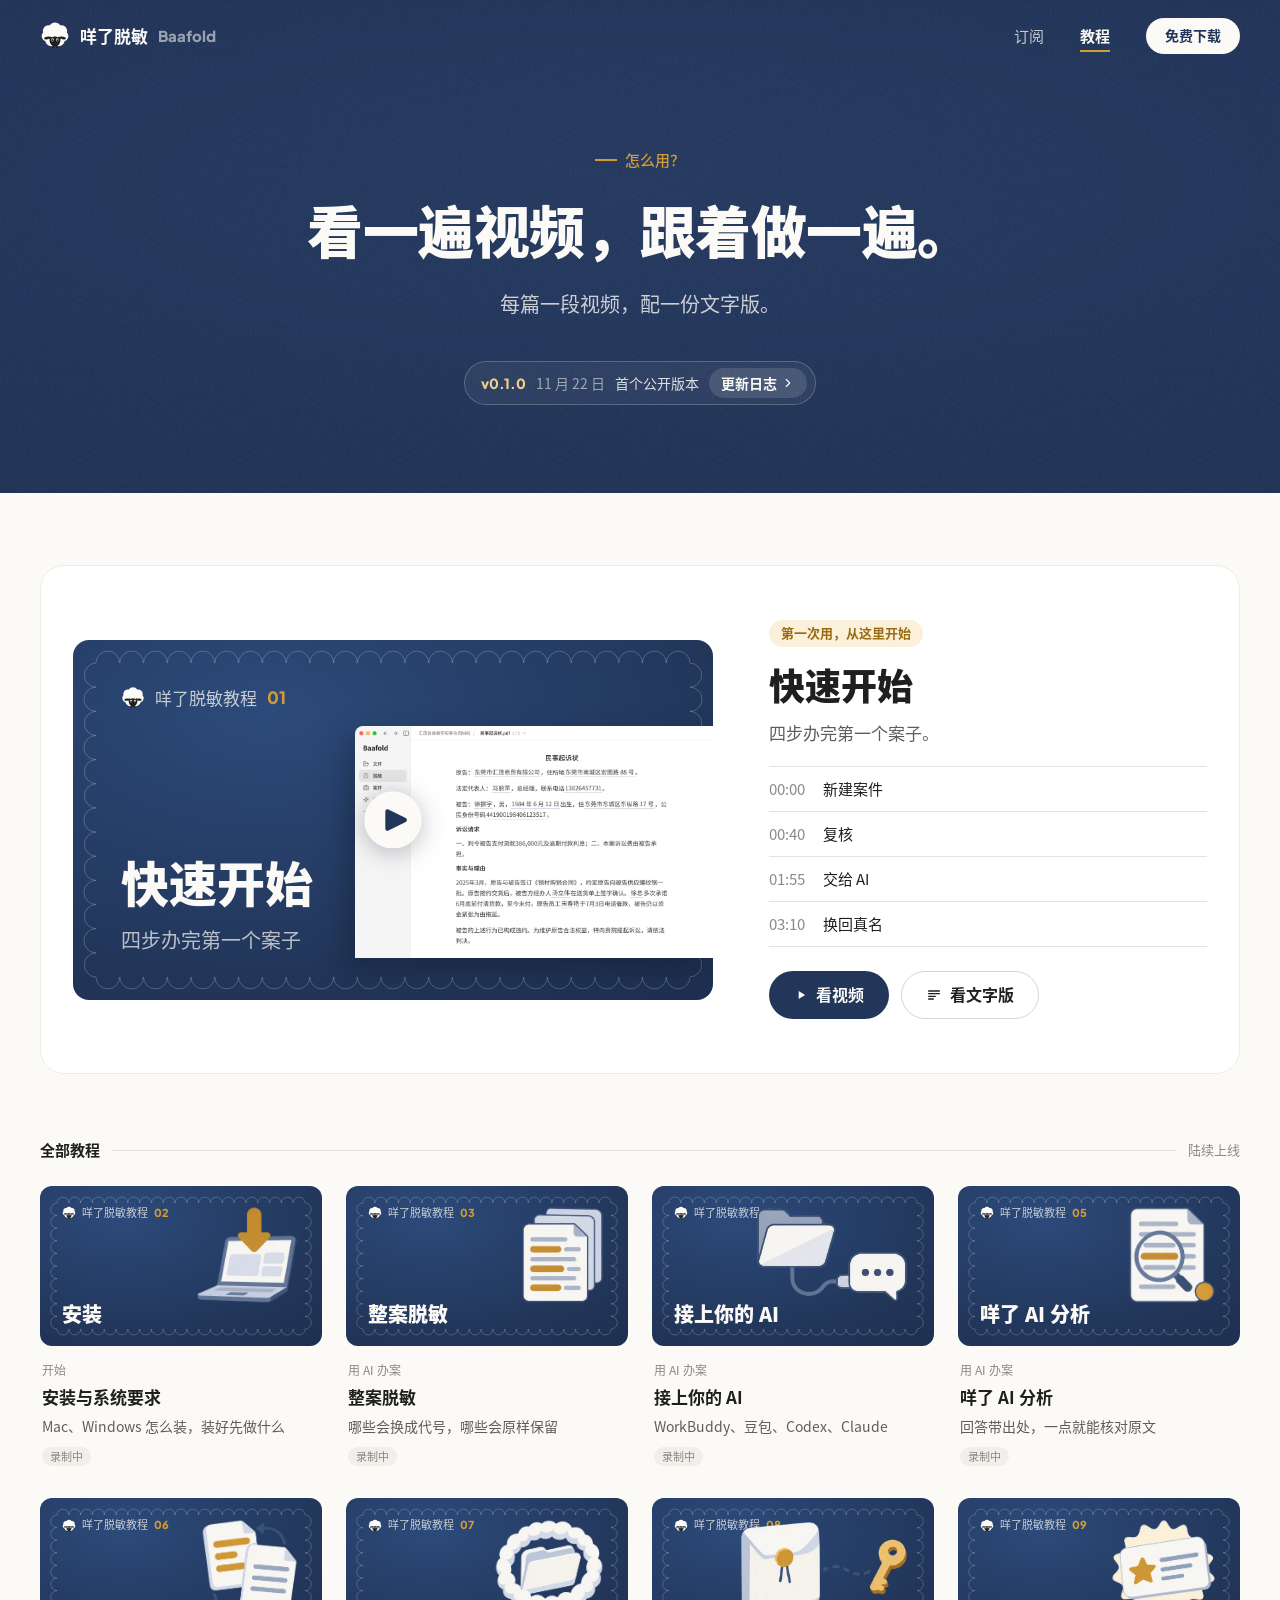
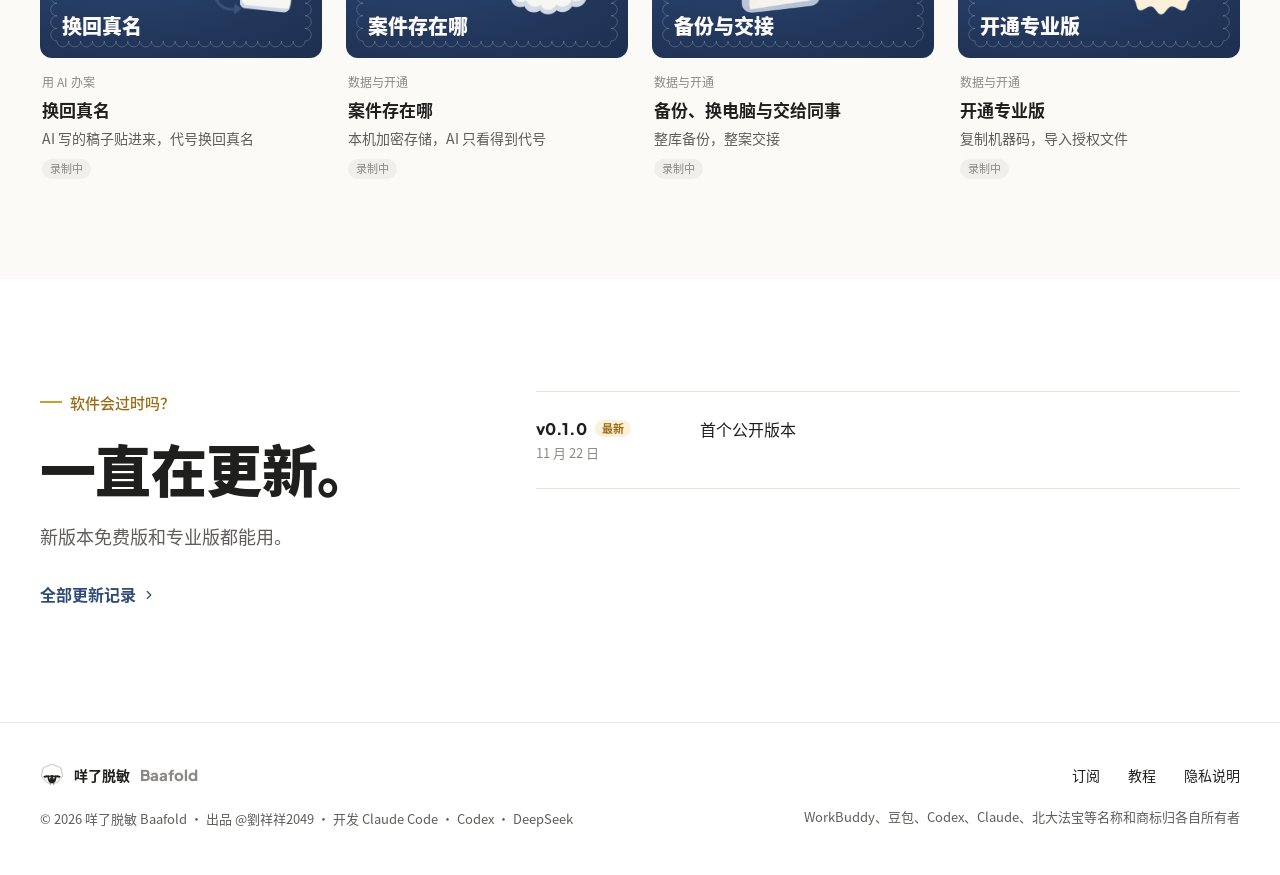
<file: guide/index.html>
<!doctype html>
<html lang="zh-CN">
<head>
<meta charset="utf-8">
<meta name="viewport" content="width=device-width, initial-scale=1">
<title>教程：律师怎么安全地用 AI 办案｜咩了脱敏</title>
<meta name="description" content="咩了脱敏教程：每篇一段视频、一份文字版。快速开始四步办完第一个案子：新建案件、复核、交给 AI、换回真名。">
<link rel="canonical" href="https://www.baafold.com/guide/">
<meta property="og:title" content="教程：律师怎么安全地用 AI 办案｜咩了脱敏">
<meta property="og:description" content="咩了脱敏教程：每篇一段视频、一份文字版。快速开始四步办完第一个案子：新建案件、复核、交给 AI、换回真名。">
<meta property="og:type" content="website">
<meta property="og:site_name" content="咩了脱敏 Baafold">
<meta property="og:locale" content="zh_CN">
<meta property="og:url" content="https://www.baafold.com/guide/">
<meta property="og:image" content="https://www.baafold.com/assets/og.png">
<meta property="og:image:width" content="1200">
<meta property="og:image:height" content="630">
<meta name="theme-color" content="#22365A">
<link rel="icon" href="../assets/icons/favicon.ico" sizes="16x16 32x32 48x48">
<link rel="icon" href="../assets/icons/favicon.svg" type="image/svg+xml">
<link rel="apple-touch-icon" href="../assets/icons/apple-touch-icon.png">
<link rel="preload" href="../assets/fonts/sans-400.woff2" as="font" type="font/woff2" crossorigin>
<link rel="preload" href="../assets/fonts/sans-900.woff2" as="font" type="font/woff2" crossorigin>
<link rel="stylesheet" href="../assets/site.css">
<script>(function(){var d=document.documentElement,n=navigator;d.classList.add("js");var p=(n.userAgentData&&n.userAgentData.platform)||n.platform||"",u=n.userAgent||"";
var mob=/iPhone|iPad|iPod|Android|HarmonyOS|Mobile/i.test(u)||(/mac/i.test(p)&&n.maxTouchPoints>1);
d.setAttribute("data-os",mob?"mobile":/mac/i.test(p)?"mac":"win");
if(!(window.matchMedia&&matchMedia("(prefers-reduced-motion: reduce)").matches)&&"IntersectionObserver" in window)d.classList.add("anim");})();</script>

</head>
<body class="page-guide">
<header class="topbar is-top" data-topbar data-tone="dark">
  <div class="wrap topbar__in">
    <a class="brand" href="../index.html" aria-label="咩了脱敏首页"><svg xmlns="http://www.w3.org/2000/svg" width="30" height="29" aria-hidden="true" focusable="false" class="brand__sheep brand__sheep--d" viewBox="20 12 200 194"><rect x="99.0" y="168" width="14" height="26" rx="7.0" fill="#1F1F1E"/><rect x="127.0" y="168" width="14" height="26" rx="7.0" fill="#1F1F1E"/><path d="M155.58,40.93 A38.99,38.99 0 0 1 199.94,88.42 A36.78,36.78 0 0 1 184.11,147.64 A41.59,41.59 0 0 1 120.00,174.00 A41.59,41.59 0 0 1 55.89,147.64 A36.78,36.78 0 0 1 40.06,88.42 A38.99,38.99 0 0 1 84.42,40.93 A42.69,42.69 0 0 1 155.58,40.93 Z" fill="#FBFAF7" /><g transform="translate(0 0)"><ellipse cx="68.00" cy="126.00" rx="21.00" ry="9.00" fill="#1F1F1E" transform="rotate(-8 68.00 126.00)" /><ellipse cx="172.00" cy="126.00" rx="21.00" ry="9.00" fill="#1F1F1E" transform="rotate(8 172.00 126.00)" /><path d="M120.00,101.00 C151.08,101.00 157.00,115.76 157.00,132.16 C157.00,151.84 148.08,183.00 120.00,183.00 C91.92,183.00 83.00,151.84 83.00,132.16 C83.00,115.76 88.92,101.00 120.00,101.00 Z" fill="#1F1F1E"/><circle cx="100.00" cy="105.00" r="15.00" fill="#FBFAF7" /><circle cx="120.00" cy="99.00" r="17.00" fill="#FBFAF7" /><circle cx="140.00" cy="105.00" r="15.00" fill="#FBFAF7" /><ellipse cx="104.50" cy="138.00" rx="8.50" ry="11.00" fill="#FFFFFF" transform="rotate(0 104.50 138.00)" /><ellipse cx="105.52" cy="139.98" rx="5.61" ry="7.62" fill="#1F1F1E" transform="rotate(0 105.52 139.98)" /><circle cx="107.56" cy="135.58" r="2.04" fill="#FFFFFF" /><ellipse cx="135.50" cy="138.00" rx="8.50" ry="11.00" fill="#FFFFFF" transform="rotate(0 135.50 138.00)" /><ellipse cx="136.52" cy="139.98" rx="5.61" ry="7.62" fill="#1F1F1E" transform="rotate(0 136.52 139.98)" /><circle cx="138.56" cy="135.58" r="2.04" fill="#FFFFFF" /></g></svg><svg xmlns="http://www.w3.org/2000/svg" width="30" height="29" aria-hidden="true" focusable="false" class="brand__sheep brand__sheep--l" viewBox="20 12 200 194"><rect x="99.0" y="168" width="14" height="26" rx="7.0" fill="#1F1F1E"/><rect x="127.0" y="168" width="14" height="26" rx="7.0" fill="#1F1F1E"/><path d="M155.58,40.93 A38.99,38.99 0 0 1 199.94,88.42 A36.78,36.78 0 0 1 184.11,147.64 A41.59,41.59 0 0 1 120.00,174.00 A41.59,41.59 0 0 1 55.89,147.64 A36.78,36.78 0 0 1 40.06,88.42 A38.99,38.99 0 0 1 84.42,40.93 A42.69,42.69 0 0 1 155.58,40.93 Z" fill="#FFFFFF" stroke="#D8D5CD" stroke-width="12" /><g transform="translate(0 0)"><ellipse cx="68.00" cy="126.00" rx="21.00" ry="9.00" fill="#1F1F1E" transform="rotate(-8 68.00 126.00)" /><ellipse cx="172.00" cy="126.00" rx="21.00" ry="9.00" fill="#1F1F1E" transform="rotate(8 172.00 126.00)" /><path d="M120.00,101.00 C151.08,101.00 157.00,115.76 157.00,132.16 C157.00,151.84 148.08,183.00 120.00,183.00 C91.92,183.00 83.00,151.84 83.00,132.16 C83.00,115.76 88.92,101.00 120.00,101.00 Z" fill="#1F1F1E"/><circle cx="100.00" cy="105.00" r="15.00" fill="#FFFFFF" /><circle cx="120.00" cy="99.00" r="17.00" fill="#FFFFFF" /><circle cx="140.00" cy="105.00" r="15.00" fill="#FFFFFF" /><ellipse cx="104.50" cy="138.00" rx="8.50" ry="11.00" fill="#FFFFFF" transform="rotate(0 104.50 138.00)" /><ellipse cx="105.52" cy="139.98" rx="5.61" ry="7.62" fill="#1F1F1E" transform="rotate(0 105.52 139.98)" /><circle cx="107.56" cy="135.58" r="2.04" fill="#FFFFFF" /><ellipse cx="135.50" cy="138.00" rx="8.50" ry="11.00" fill="#FFFFFF" transform="rotate(0 135.50 138.00)" /><ellipse cx="136.52" cy="139.98" rx="5.61" ry="7.62" fill="#1F1F1E" transform="rotate(0 136.52 139.98)" /><circle cx="138.56" cy="135.58" r="2.04" fill="#FFFFFF" /></g></svg><span class="brand__zh">咩了脱敏</span><span class="brand__en">Baafold</span></a>
    <nav class="topbar__nav" aria-label="主菜单"><a class="nav-link" href="../pricing.html">订阅</a><a class="nav-link" href="../guide/index.html" aria-current="page">教程</a><a class="btn btn--light btn--sm os os-mac" href="https://www.baafold.com/download/mac?v=0.1.0">免费下载</a><a class="btn btn--light btn--sm os os-win" href="https://www.baafold.com/download/win?v=0.1.0">免费下载</a><a class="btn btn--light btn--sm os os-any" href="#qr" data-qr aria-haspopup="dialog">免费下载</a></nav>
    <button class="menu-btn" type="button" aria-label="打开菜单" aria-expanded="false" aria-controls="m-menu" data-menu><svg class="ico" width="22" height="22" viewBox="0 0 24 24" fill="none" stroke="currentColor" stroke-width="2" stroke-linecap="round" stroke-linejoin="round" aria-hidden="true" focusable="false"><path d="M4 7h16M4 12h16M4 17h16"/></svg></button>
  </div>
  <nav class="m-menu" id="m-menu" aria-label="主菜单" hidden><a class="nav-link" href="../pricing.html">订阅</a><a class="nav-link" href="../guide/index.html" aria-current="page">教程</a><a class="btn btn--light btn--block os os-mac" href="https://www.baafold.com/download/mac?v=0.1.0"><svg class="ico" width="15" height="15" viewBox="0 0 24 24" fill="currentColor" aria-hidden="true" focusable="false"><path d="M16.4 12.6c0-2.4 2-3.6 2.1-3.7-1.2-1.7-3-1.9-3.6-2-1.5-.2-3 .9-3.8.9-.8 0-2-.9-3.3-.9-1.7 0-3.3 1-4.2 2.5-1.8 3.1-.5 7.7 1.3 10.2.9 1.2 1.9 2.6 3.2 2.6 1.3-.1 1.8-.8 3.3-.8s2 .8 3.3.8c1.4 0 2.3-1.3 3.1-2.5 1-1.4 1.4-2.8 1.4-2.9 0 0-2.7-1-2.8-4.2zM14 5.3c.7-.8 1.2-2 1-3.1-1 0-2.2.7-2.9 1.5-.6.7-1.2 1.9-1 3 1.1.1 2.2-.6 2.9-1.4z"/></svg>免费下载 Mac 版</a><a class="btn btn--light btn--block os os-win" href="https://www.baafold.com/download/win?v=0.1.0"><svg class="ico" width="14" height="14" viewBox="0 0 24 24" fill="currentColor" aria-hidden="true" focusable="false"><path d="M3 5.5l7.5-1v7H3zM11.5 4.4L21 3v8.5h-9.5zM3 12.5h7.5v7L3 18.5zM11.5 12.5H21V21l-9.5-1.3z"/></svg>免费下载 Windows 版</a><a class="btn btn--light btn--block os os-any" href="#qr" data-qr aria-haspopup="dialog">免费下载</a></nav>
</header>
<main id="main">
<section class="g-hero ink" aria-labelledby="g1">
  <div class="wrap screen__in">
    <p class="q">怎么用？</p>
    <h1 class="h2" id="g1">看一遍视频，<br class="m-br">跟着做一遍。</h1>
    <p class="lead lead--dark">每篇一段视频，配一份文字版。</p>
    <a class="pill-log" href="../guide/changelog.html"><b class="pill-log__ver">v0.1.0</b><span class="pill-log__date">11 月 22 日</span><span class="pill-log__text">首个公开版本</span><span class="pill-log__go">更新日志<svg class="ico" width="14" height="14" viewBox="0 0 24 24" fill="none" stroke="currentColor" stroke-width="2" stroke-linecap="round" stroke-linejoin="round" aria-hidden="true" focusable="false"><path d="M9 6l6 6-6 6"/></svg></span></a>
  </div>
</section>

<section class="g-body paper">
  <div class="wrap">
    <article class="g-feature">
      <a class="g-feature__cover" href="start.html" aria-label="快速开始：看视频"><div class="cover cover--lg" data-num="01"><span class="cover__frame"><svg class="frame-svg" viewBox="0 0 620 340" preserveAspectRatio="none" aria-hidden="true" focusable="false"><path d="M13,13 A11.88,11.88 0 0 1 36.76,13.00 A11.88,11.88 0 0 1 60.52,13.00 A11.88,11.88 0 0 1 84.28,13.00 A11.88,11.88 0 0 1 108.04,13.00 A11.88,11.88 0 0 1 131.80,13.00 A11.88,11.88 0 0 1 155.56,13.00 A11.88,11.88 0 0 1 179.32,13.00 A11.88,11.88 0 0 1 203.08,13.00 A11.88,11.88 0 0 1 226.84,13.00 A11.88,11.88 0 0 1 250.60,13.00 A11.88,11.88 0 0 1 274.36,13.00 A11.88,11.88 0 0 1 298.12,13.00 A11.88,11.88 0 0 1 321.88,13.00 A11.88,11.88 0 0 1 345.64,13.00 A11.88,11.88 0 0 1 369.40,13.00 A11.88,11.88 0 0 1 393.16,13.00 A11.88,11.88 0 0 1 416.92,13.00 A11.88,11.88 0 0 1 440.68,13.00 A11.88,11.88 0 0 1 464.44,13.00 A11.88,11.88 0 0 1 488.20,13.00 A11.88,11.88 0 0 1 511.96,13.00 A11.88,11.88 0 0 1 535.72,13.00 A11.88,11.88 0 0 1 559.48,13.00 A11.88,11.88 0 0 1 583.24,13.00 A11.88,11.88 0 0 1 607.00,13.00 A12.08,12.08 0 0 1 607.00,37.15 A12.08,12.08 0 0 1 607.00,61.31 A12.08,12.08 0 0 1 607.00,85.46 A12.08,12.08 0 0 1 607.00,109.62 A12.08,12.08 0 0 1 607.00,133.77 A12.08,12.08 0 0 1 607.00,157.92 A12.08,12.08 0 0 1 607.00,182.08 A12.08,12.08 0 0 1 607.00,206.23 A12.08,12.08 0 0 1 607.00,230.38 A12.08,12.08 0 0 1 607.00,254.54 A12.08,12.08 0 0 1 607.00,278.69 A12.08,12.08 0 0 1 607.00,302.85 A12.08,12.08 0 0 1 607.00,327.00 A11.88,11.88 0 0 1 583.24,327.00 A11.88,11.88 0 0 1 559.48,327.00 A11.88,11.88 0 0 1 535.72,327.00 A11.88,11.88 0 0 1 511.96,327.00 A11.88,11.88 0 0 1 488.20,327.00 A11.88,11.88 0 0 1 464.44,327.00 A11.88,11.88 0 0 1 440.68,327.00 A11.88,11.88 0 0 1 416.92,327.00 A11.88,11.88 0 0 1 393.16,327.00 A11.88,11.88 0 0 1 369.40,327.00 A11.88,11.88 0 0 1 345.64,327.00 A11.88,11.88 0 0 1 321.88,327.00 A11.88,11.88 0 0 1 298.12,327.00 A11.88,11.88 0 0 1 274.36,327.00 A11.88,11.88 0 0 1 250.60,327.00 A11.88,11.88 0 0 1 226.84,327.00 A11.88,11.88 0 0 1 203.08,327.00 A11.88,11.88 0 0 1 179.32,327.00 A11.88,11.88 0 0 1 155.56,327.00 A11.88,11.88 0 0 1 131.80,327.00 A11.88,11.88 0 0 1 108.04,327.00 A11.88,11.88 0 0 1 84.28,327.00 A11.88,11.88 0 0 1 60.52,327.00 A11.88,11.88 0 0 1 36.76,327.00 A11.88,11.88 0 0 1 13.00,327.00 A12.08,12.08 0 0 1 13.00,302.85 A12.08,12.08 0 0 1 13.00,278.69 A12.08,12.08 0 0 1 13.00,254.54 A12.08,12.08 0 0 1 13.00,230.38 A12.08,12.08 0 0 1 13.00,206.23 A12.08,12.08 0 0 1 13.00,182.08 A12.08,12.08 0 0 1 13.00,157.92 A12.08,12.08 0 0 1 13.00,133.77 A12.08,12.08 0 0 1 13.00,109.62 A12.08,12.08 0 0 1 13.00,85.46 A12.08,12.08 0 0 1 13.00,61.31 A12.08,12.08 0 0 1 13.00,37.15 A12.08,12.08 0 0 1 13.00,13.00 Z" fill="none" stroke="rgba(251,250,247,.22)" stroke-width="1" vector-effect="non-scaling-stroke"/></svg></span><span class="cover__tag"><svg xmlns="http://www.w3.org/2000/svg" width="30" height="29" aria-hidden="true" focusable="false" viewBox="20 12 200 194"><rect x="99.0" y="168" width="14" height="26" rx="7.0" fill="#1F1F1E"/><rect x="127.0" y="168" width="14" height="26" rx="7.0" fill="#1F1F1E"/><path d="M155.58,40.93 A38.99,38.99 0 0 1 199.94,88.42 A36.78,36.78 0 0 1 184.11,147.64 A41.59,41.59 0 0 1 120.00,174.00 A41.59,41.59 0 0 1 55.89,147.64 A36.78,36.78 0 0 1 40.06,88.42 A38.99,38.99 0 0 1 84.42,40.93 A42.69,42.69 0 0 1 155.58,40.93 Z" fill="#FBFAF7" /><g transform="translate(0 0)"><ellipse cx="68.00" cy="126.00" rx="21.00" ry="9.00" fill="#1F1F1E" transform="rotate(-8 68.00 126.00)" /><ellipse cx="172.00" cy="126.00" rx="21.00" ry="9.00" fill="#1F1F1E" transform="rotate(8 172.00 126.00)" /><path d="M120.00,101.00 C151.08,101.00 157.00,115.76 157.00,132.16 C157.00,151.84 148.08,183.00 120.00,183.00 C91.92,183.00 83.00,151.84 83.00,132.16 C83.00,115.76 88.92,101.00 120.00,101.00 Z" fill="#1F1F1E"/><circle cx="100.00" cy="105.00" r="15.00" fill="#FBFAF7" /><circle cx="120.00" cy="99.00" r="17.00" fill="#FBFAF7" /><circle cx="140.00" cy="105.00" r="15.00" fill="#FBFAF7" /><ellipse cx="104.50" cy="138.00" rx="8.50" ry="11.00" fill="#FFFFFF" transform="rotate(0 104.50 138.00)" /><ellipse cx="105.52" cy="139.98" rx="5.61" ry="7.62" fill="#1F1F1E" transform="rotate(0 105.52 139.98)" /><circle cx="107.56" cy="135.58" r="2.04" fill="#FFFFFF" /><ellipse cx="135.50" cy="138.00" rx="8.50" ry="11.00" fill="#FFFFFF" transform="rotate(0 135.50 138.00)" /><ellipse cx="136.52" cy="139.98" rx="5.61" ry="7.62" fill="#1F1F1E" transform="rotate(0 136.52 139.98)" /><circle cx="138.56" cy="135.58" r="2.04" fill="#FFFFFF" /></g></svg>咩了脱敏教程 <b>01</b></span><img class="cover__shot" src="../assets/img/guide-start.webp" alt="" loading="lazy"><span class="cover__title">快速开始</span><span class="cover__sub">四步办完第一个案子</span></div><span class="play-btn play-btn--static" aria-hidden="true"><svg class="play-round" viewBox="0 0 64 64" aria-hidden="true" focusable="false"><circle cx="32" cy="32" r="32" fill="#FBFAF7"/><path class="play-round__tri" d="M25.86 22.40 L45.06 32.00 L25.86 41.60 Z" fill="#22365A" stroke="#22365A" stroke-width="4.80" stroke-linejoin="round"/></svg></span></a>
      <div class="g-feature__body">
        <span class="tag-amber">第一次用，从这里开始</span>
        <h2 class="g-feature__title">快速开始</h2>
        <p class="g-feature__desc">四步办完第一个案子。</p>
        <ol class="g-feature__steps pc-only"><li><span>00:00</span>新建案件</li><li><span>00:40</span>复核</li><li><span>01:55</span>交给 AI</li><li><span>03:10</span>换回真名</li></ol>
        <div class="g-feature__cta"><a class="btn btn--dark" href="start.html#video"><svg class="ico" width="14" height="14" viewBox="0 0 24 24" fill="currentColor" aria-hidden="true" focusable="false"><path d="M8 5v14l11-7z"/></svg>看视频</a><a class="btn btn--line" href="start.html#text"><svg class="ico" width="16" height="16" viewBox="0 0 24 24" fill="none" stroke="currentColor" stroke-width="2" stroke-linecap="round" stroke-linejoin="round" aria-hidden="true" focusable="false"><path d="M4 6h16M4 10h16M4 14h10M4 18h7"/></svg>看文字版</a></div>
      </div>
    </article>

    <p class="rule-title g-all"><b>全部教程</b><i></i><span>陆续上线</span></p>
    <div class="g-grid" data-more-wrap><article class="g-card"><div class="cover cover--sm" data-num="02"><span class="cover__frame"><svg class="frame-svg" viewBox="0 0 262 140" preserveAspectRatio="none" aria-hidden="true" focusable="false"><path d="M7,7 A5.90,5.90 0 0 1 18.81,7.00 A5.90,5.90 0 0 1 30.62,7.00 A5.90,5.90 0 0 1 42.43,7.00 A5.90,5.90 0 0 1 54.24,7.00 A5.90,5.90 0 0 1 66.05,7.00 A5.90,5.90 0 0 1 77.86,7.00 A5.90,5.90 0 0 1 89.67,7.00 A5.90,5.90 0 0 1 101.48,7.00 A5.90,5.90 0 0 1 113.29,7.00 A5.90,5.90 0 0 1 125.10,7.00 A5.90,5.90 0 0 1 136.90,7.00 A5.90,5.90 0 0 1 148.71,7.00 A5.90,5.90 0 0 1 160.52,7.00 A5.90,5.90 0 0 1 172.33,7.00 A5.90,5.90 0 0 1 184.14,7.00 A5.90,5.90 0 0 1 195.95,7.00 A5.90,5.90 0 0 1 207.76,7.00 A5.90,5.90 0 0 1 219.57,7.00 A5.90,5.90 0 0 1 231.38,7.00 A5.90,5.90 0 0 1 243.19,7.00 A5.90,5.90 0 0 1 255.00,7.00 A6.30,6.30 0 0 1 255.00,19.60 A6.30,6.30 0 0 1 255.00,32.20 A6.30,6.30 0 0 1 255.00,44.80 A6.30,6.30 0 0 1 255.00,57.40 A6.30,6.30 0 0 1 255.00,70.00 A6.30,6.30 0 0 1 255.00,82.60 A6.30,6.30 0 0 1 255.00,95.20 A6.30,6.30 0 0 1 255.00,107.80 A6.30,6.30 0 0 1 255.00,120.40 A6.30,6.30 0 0 1 255.00,133.00 A5.90,5.90 0 0 1 243.19,133.00 A5.90,5.90 0 0 1 231.38,133.00 A5.90,5.90 0 0 1 219.57,133.00 A5.90,5.90 0 0 1 207.76,133.00 A5.90,5.90 0 0 1 195.95,133.00 A5.90,5.90 0 0 1 184.14,133.00 A5.90,5.90 0 0 1 172.33,133.00 A5.90,5.90 0 0 1 160.52,133.00 A5.90,5.90 0 0 1 148.71,133.00 A5.90,5.90 0 0 1 136.90,133.00 A5.90,5.90 0 0 1 125.10,133.00 A5.90,5.90 0 0 1 113.29,133.00 A5.90,5.90 0 0 1 101.48,133.00 A5.90,5.90 0 0 1 89.67,133.00 A5.90,5.90 0 0 1 77.86,133.00 A5.90,5.90 0 0 1 66.05,133.00 A5.90,5.90 0 0 1 54.24,133.00 A5.90,5.90 0 0 1 42.43,133.00 A5.90,5.90 0 0 1 30.62,133.00 A5.90,5.90 0 0 1 18.81,133.00 A5.90,5.90 0 0 1 7.00,133.00 A6.30,6.30 0 0 1 7.00,120.40 A6.30,6.30 0 0 1 7.00,107.80 A6.30,6.30 0 0 1 7.00,95.20 A6.30,6.30 0 0 1 7.00,82.60 A6.30,6.30 0 0 1 7.00,70.00 A6.30,6.30 0 0 1 7.00,57.40 A6.30,6.30 0 0 1 7.00,44.80 A6.30,6.30 0 0 1 7.00,32.20 A6.30,6.30 0 0 1 7.00,19.60 A6.30,6.30 0 0 1 7.00,7.00 Z" fill="none" stroke="rgba(251,250,247,.2)" stroke-width="1" vector-effect="non-scaling-stroke"/></svg></span><span class="cover__tag"><svg xmlns="http://www.w3.org/2000/svg" width="30" height="29" aria-hidden="true" focusable="false" viewBox="20 12 200 194"><rect x="99.0" y="168" width="14" height="26" rx="7.0" fill="#1F1F1E"/><rect x="127.0" y="168" width="14" height="26" rx="7.0" fill="#1F1F1E"/><path d="M155.58,40.93 A38.99,38.99 0 0 1 199.94,88.42 A36.78,36.78 0 0 1 184.11,147.64 A41.59,41.59 0 0 1 120.00,174.00 A41.59,41.59 0 0 1 55.89,147.64 A36.78,36.78 0 0 1 40.06,88.42 A38.99,38.99 0 0 1 84.42,40.93 A42.69,42.69 0 0 1 155.58,40.93 Z" fill="#FBFAF7" /><g transform="translate(0 0)"><ellipse cx="68.00" cy="126.00" rx="21.00" ry="9.00" fill="#1F1F1E" transform="rotate(-8 68.00 126.00)" /><ellipse cx="172.00" cy="126.00" rx="21.00" ry="9.00" fill="#1F1F1E" transform="rotate(8 172.00 126.00)" /><path d="M120.00,101.00 C151.08,101.00 157.00,115.76 157.00,132.16 C157.00,151.84 148.08,183.00 120.00,183.00 C91.92,183.00 83.00,151.84 83.00,132.16 C83.00,115.76 88.92,101.00 120.00,101.00 Z" fill="#1F1F1E"/><circle cx="100.00" cy="105.00" r="15.00" fill="#FBFAF7" /><circle cx="120.00" cy="99.00" r="17.00" fill="#FBFAF7" /><circle cx="140.00" cy="105.00" r="15.00" fill="#FBFAF7" /><ellipse cx="104.50" cy="138.00" rx="8.50" ry="11.00" fill="#FFFFFF" transform="rotate(0 104.50 138.00)" /><ellipse cx="105.52" cy="139.98" rx="5.61" ry="7.62" fill="#1F1F1E" transform="rotate(0 105.52 139.98)" /><circle cx="107.56" cy="135.58" r="2.04" fill="#FFFFFF" /><ellipse cx="135.50" cy="138.00" rx="8.50" ry="11.00" fill="#FFFFFF" transform="rotate(0 135.50 138.00)" /><ellipse cx="136.52" cy="139.98" rx="5.61" ry="7.62" fill="#1F1F1E" transform="rotate(0 136.52 139.98)" /><circle cx="138.56" cy="135.58" r="2.04" fill="#FFFFFF" /></g></svg>咩了脱敏教程 <b>02</b></span><img class="cover__art" src="../assets/covers/02.webp" alt="" loading="lazy"><span class="cover__title">安装</span></div><div class="g-card__body"><p class="g-card__group">开始</p><h3 class="g-card__title">安装与系统要求</h3><p class="g-card__desc">Mac、Windows 怎么装，装好先做什么</p><span class="tag-rec">录制中</span></div></article><article class="g-card"><div class="cover cover--sm" data-num="03"><span class="cover__frame"><svg class="frame-svg" viewBox="0 0 262 140" preserveAspectRatio="none" aria-hidden="true" focusable="false"><path d="M7,7 A5.90,5.90 0 0 1 18.81,7.00 A5.90,5.90 0 0 1 30.62,7.00 A5.90,5.90 0 0 1 42.43,7.00 A5.90,5.90 0 0 1 54.24,7.00 A5.90,5.90 0 0 1 66.05,7.00 A5.90,5.90 0 0 1 77.86,7.00 A5.90,5.90 0 0 1 89.67,7.00 A5.90,5.90 0 0 1 101.48,7.00 A5.90,5.90 0 0 1 113.29,7.00 A5.90,5.90 0 0 1 125.10,7.00 A5.90,5.90 0 0 1 136.90,7.00 A5.90,5.90 0 0 1 148.71,7.00 A5.90,5.90 0 0 1 160.52,7.00 A5.90,5.90 0 0 1 172.33,7.00 A5.90,5.90 0 0 1 184.14,7.00 A5.90,5.90 0 0 1 195.95,7.00 A5.90,5.90 0 0 1 207.76,7.00 A5.90,5.90 0 0 1 219.57,7.00 A5.90,5.90 0 0 1 231.38,7.00 A5.90,5.90 0 0 1 243.19,7.00 A5.90,5.90 0 0 1 255.00,7.00 A6.30,6.30 0 0 1 255.00,19.60 A6.30,6.30 0 0 1 255.00,32.20 A6.30,6.30 0 0 1 255.00,44.80 A6.30,6.30 0 0 1 255.00,57.40 A6.30,6.30 0 0 1 255.00,70.00 A6.30,6.30 0 0 1 255.00,82.60 A6.30,6.30 0 0 1 255.00,95.20 A6.30,6.30 0 0 1 255.00,107.80 A6.30,6.30 0 0 1 255.00,120.40 A6.30,6.30 0 0 1 255.00,133.00 A5.90,5.90 0 0 1 243.19,133.00 A5.90,5.90 0 0 1 231.38,133.00 A5.90,5.90 0 0 1 219.57,133.00 A5.90,5.90 0 0 1 207.76,133.00 A5.90,5.90 0 0 1 195.95,133.00 A5.90,5.90 0 0 1 184.14,133.00 A5.90,5.90 0 0 1 172.33,133.00 A5.90,5.90 0 0 1 160.52,133.00 A5.90,5.90 0 0 1 148.71,133.00 A5.90,5.90 0 0 1 136.90,133.00 A5.90,5.90 0 0 1 125.10,133.00 A5.90,5.90 0 0 1 113.29,133.00 A5.90,5.90 0 0 1 101.48,133.00 A5.90,5.90 0 0 1 89.67,133.00 A5.90,5.90 0 0 1 77.86,133.00 A5.90,5.90 0 0 1 66.05,133.00 A5.90,5.90 0 0 1 54.24,133.00 A5.90,5.90 0 0 1 42.43,133.00 A5.90,5.90 0 0 1 30.62,133.00 A5.90,5.90 0 0 1 18.81,133.00 A5.90,5.90 0 0 1 7.00,133.00 A6.30,6.30 0 0 1 7.00,120.40 A6.30,6.30 0 0 1 7.00,107.80 A6.30,6.30 0 0 1 7.00,95.20 A6.30,6.30 0 0 1 7.00,82.60 A6.30,6.30 0 0 1 7.00,70.00 A6.30,6.30 0 0 1 7.00,57.40 A6.30,6.30 0 0 1 7.00,44.80 A6.30,6.30 0 0 1 7.00,32.20 A6.30,6.30 0 0 1 7.00,19.60 A6.30,6.30 0 0 1 7.00,7.00 Z" fill="none" stroke="rgba(251,250,247,.2)" stroke-width="1" vector-effect="non-scaling-stroke"/></svg></span><span class="cover__tag"><svg xmlns="http://www.w3.org/2000/svg" width="30" height="29" aria-hidden="true" focusable="false" viewBox="20 12 200 194"><rect x="99.0" y="168" width="14" height="26" rx="7.0" fill="#1F1F1E"/><rect x="127.0" y="168" width="14" height="26" rx="7.0" fill="#1F1F1E"/><path d="M155.58,40.93 A38.99,38.99 0 0 1 199.94,88.42 A36.78,36.78 0 0 1 184.11,147.64 A41.59,41.59 0 0 1 120.00,174.00 A41.59,41.59 0 0 1 55.89,147.64 A36.78,36.78 0 0 1 40.06,88.42 A38.99,38.99 0 0 1 84.42,40.93 A42.69,42.69 0 0 1 155.58,40.93 Z" fill="#FBFAF7" /><g transform="translate(0 0)"><ellipse cx="68.00" cy="126.00" rx="21.00" ry="9.00" fill="#1F1F1E" transform="rotate(-8 68.00 126.00)" /><ellipse cx="172.00" cy="126.00" rx="21.00" ry="9.00" fill="#1F1F1E" transform="rotate(8 172.00 126.00)" /><path d="M120.00,101.00 C151.08,101.00 157.00,115.76 157.00,132.16 C157.00,151.84 148.08,183.00 120.00,183.00 C91.92,183.00 83.00,151.84 83.00,132.16 C83.00,115.76 88.92,101.00 120.00,101.00 Z" fill="#1F1F1E"/><circle cx="100.00" cy="105.00" r="15.00" fill="#FBFAF7" /><circle cx="120.00" cy="99.00" r="17.00" fill="#FBFAF7" /><circle cx="140.00" cy="105.00" r="15.00" fill="#FBFAF7" /><ellipse cx="104.50" cy="138.00" rx="8.50" ry="11.00" fill="#FFFFFF" transform="rotate(0 104.50 138.00)" /><ellipse cx="105.52" cy="139.98" rx="5.61" ry="7.62" fill="#1F1F1E" transform="rotate(0 105.52 139.98)" /><circle cx="107.56" cy="135.58" r="2.04" fill="#FFFFFF" /><ellipse cx="135.50" cy="138.00" rx="8.50" ry="11.00" fill="#FFFFFF" transform="rotate(0 135.50 138.00)" /><ellipse cx="136.52" cy="139.98" rx="5.61" ry="7.62" fill="#1F1F1E" transform="rotate(0 136.52 139.98)" /><circle cx="138.56" cy="135.58" r="2.04" fill="#FFFFFF" /></g></svg>咩了脱敏教程 <b>03</b></span><img class="cover__art" src="../assets/covers/03.webp" alt="" loading="lazy"><span class="cover__title">整案脱敏</span></div><div class="g-card__body"><p class="g-card__group">用 AI 办案</p><h3 class="g-card__title">整案脱敏</h3><p class="g-card__desc">哪些会换成代号，哪些会原样保留</p><span class="tag-rec">录制中</span></div></article><article class="g-card"><div class="cover cover--sm" data-num="04"><span class="cover__frame"><svg class="frame-svg" viewBox="0 0 262 140" preserveAspectRatio="none" aria-hidden="true" focusable="false"><path d="M7,7 A5.90,5.90 0 0 1 18.81,7.00 A5.90,5.90 0 0 1 30.62,7.00 A5.90,5.90 0 0 1 42.43,7.00 A5.90,5.90 0 0 1 54.24,7.00 A5.90,5.90 0 0 1 66.05,7.00 A5.90,5.90 0 0 1 77.86,7.00 A5.90,5.90 0 0 1 89.67,7.00 A5.90,5.90 0 0 1 101.48,7.00 A5.90,5.90 0 0 1 113.29,7.00 A5.90,5.90 0 0 1 125.10,7.00 A5.90,5.90 0 0 1 136.90,7.00 A5.90,5.90 0 0 1 148.71,7.00 A5.90,5.90 0 0 1 160.52,7.00 A5.90,5.90 0 0 1 172.33,7.00 A5.90,5.90 0 0 1 184.14,7.00 A5.90,5.90 0 0 1 195.95,7.00 A5.90,5.90 0 0 1 207.76,7.00 A5.90,5.90 0 0 1 219.57,7.00 A5.90,5.90 0 0 1 231.38,7.00 A5.90,5.90 0 0 1 243.19,7.00 A5.90,5.90 0 0 1 255.00,7.00 A6.30,6.30 0 0 1 255.00,19.60 A6.30,6.30 0 0 1 255.00,32.20 A6.30,6.30 0 0 1 255.00,44.80 A6.30,6.30 0 0 1 255.00,57.40 A6.30,6.30 0 0 1 255.00,70.00 A6.30,6.30 0 0 1 255.00,82.60 A6.30,6.30 0 0 1 255.00,95.20 A6.30,6.30 0 0 1 255.00,107.80 A6.30,6.30 0 0 1 255.00,120.40 A6.30,6.30 0 0 1 255.00,133.00 A5.90,5.90 0 0 1 243.19,133.00 A5.90,5.90 0 0 1 231.38,133.00 A5.90,5.90 0 0 1 219.57,133.00 A5.90,5.90 0 0 1 207.76,133.00 A5.90,5.90 0 0 1 195.95,133.00 A5.90,5.90 0 0 1 184.14,133.00 A5.90,5.90 0 0 1 172.33,133.00 A5.90,5.90 0 0 1 160.52,133.00 A5.90,5.90 0 0 1 148.71,133.00 A5.90,5.90 0 0 1 136.90,133.00 A5.90,5.90 0 0 1 125.10,133.00 A5.90,5.90 0 0 1 113.29,133.00 A5.90,5.90 0 0 1 101.48,133.00 A5.90,5.90 0 0 1 89.67,133.00 A5.90,5.90 0 0 1 77.86,133.00 A5.90,5.90 0 0 1 66.05,133.00 A5.90,5.90 0 0 1 54.24,133.00 A5.90,5.90 0 0 1 42.43,133.00 A5.90,5.90 0 0 1 30.62,133.00 A5.90,5.90 0 0 1 18.81,133.00 A5.90,5.90 0 0 1 7.00,133.00 A6.30,6.30 0 0 1 7.00,120.40 A6.30,6.30 0 0 1 7.00,107.80 A6.30,6.30 0 0 1 7.00,95.20 A6.30,6.30 0 0 1 7.00,82.60 A6.30,6.30 0 0 1 7.00,70.00 A6.30,6.30 0 0 1 7.00,57.40 A6.30,6.30 0 0 1 7.00,44.80 A6.30,6.30 0 0 1 7.00,32.20 A6.30,6.30 0 0 1 7.00,19.60 A6.30,6.30 0 0 1 7.00,7.00 Z" fill="none" stroke="rgba(251,250,247,.2)" stroke-width="1" vector-effect="non-scaling-stroke"/></svg></span><span class="cover__tag"><svg xmlns="http://www.w3.org/2000/svg" width="30" height="29" aria-hidden="true" focusable="false" viewBox="20 12 200 194"><rect x="99.0" y="168" width="14" height="26" rx="7.0" fill="#1F1F1E"/><rect x="127.0" y="168" width="14" height="26" rx="7.0" fill="#1F1F1E"/><path d="M155.58,40.93 A38.99,38.99 0 0 1 199.94,88.42 A36.78,36.78 0 0 1 184.11,147.64 A41.59,41.59 0 0 1 120.00,174.00 A41.59,41.59 0 0 1 55.89,147.64 A36.78,36.78 0 0 1 40.06,88.42 A38.99,38.99 0 0 1 84.42,40.93 A42.69,42.69 0 0 1 155.58,40.93 Z" fill="#FBFAF7" /><g transform="translate(0 0)"><ellipse cx="68.00" cy="126.00" rx="21.00" ry="9.00" fill="#1F1F1E" transform="rotate(-8 68.00 126.00)" /><ellipse cx="172.00" cy="126.00" rx="21.00" ry="9.00" fill="#1F1F1E" transform="rotate(8 172.00 126.00)" /><path d="M120.00,101.00 C151.08,101.00 157.00,115.76 157.00,132.16 C157.00,151.84 148.08,183.00 120.00,183.00 C91.92,183.00 83.00,151.84 83.00,132.16 C83.00,115.76 88.92,101.00 120.00,101.00 Z" fill="#1F1F1E"/><circle cx="100.00" cy="105.00" r="15.00" fill="#FBFAF7" /><circle cx="120.00" cy="99.00" r="17.00" fill="#FBFAF7" /><circle cx="140.00" cy="105.00" r="15.00" fill="#FBFAF7" /><ellipse cx="104.50" cy="138.00" rx="8.50" ry="11.00" fill="#FFFFFF" transform="rotate(0 104.50 138.00)" /><ellipse cx="105.52" cy="139.98" rx="5.61" ry="7.62" fill="#1F1F1E" transform="rotate(0 105.52 139.98)" /><circle cx="107.56" cy="135.58" r="2.04" fill="#FFFFFF" /><ellipse cx="135.50" cy="138.00" rx="8.50" ry="11.00" fill="#FFFFFF" transform="rotate(0 135.50 138.00)" /><ellipse cx="136.52" cy="139.98" rx="5.61" ry="7.62" fill="#1F1F1E" transform="rotate(0 136.52 139.98)" /><circle cx="138.56" cy="135.58" r="2.04" fill="#FFFFFF" /></g></svg>咩了脱敏教程 <b>04</b></span><img class="cover__art" src="../assets/covers/04.webp" alt="" loading="lazy"><span class="cover__title">接上你的 AI</span></div><div class="g-card__body"><p class="g-card__group">用 AI 办案</p><h3 class="g-card__title">接上你的 AI</h3><p class="g-card__desc">WorkBuddy、豆包、Codex、Claude</p><span class="tag-rec">录制中</span></div></article><article class="g-card g-card--fade"><div class="cover cover--sm" data-num="05"><span class="cover__frame"><svg class="frame-svg" viewBox="0 0 262 140" preserveAspectRatio="none" aria-hidden="true" focusable="false"><path d="M7,7 A5.90,5.90 0 0 1 18.81,7.00 A5.90,5.90 0 0 1 30.62,7.00 A5.90,5.90 0 0 1 42.43,7.00 A5.90,5.90 0 0 1 54.24,7.00 A5.90,5.90 0 0 1 66.05,7.00 A5.90,5.90 0 0 1 77.86,7.00 A5.90,5.90 0 0 1 89.67,7.00 A5.90,5.90 0 0 1 101.48,7.00 A5.90,5.90 0 0 1 113.29,7.00 A5.90,5.90 0 0 1 125.10,7.00 A5.90,5.90 0 0 1 136.90,7.00 A5.90,5.90 0 0 1 148.71,7.00 A5.90,5.90 0 0 1 160.52,7.00 A5.90,5.90 0 0 1 172.33,7.00 A5.90,5.90 0 0 1 184.14,7.00 A5.90,5.90 0 0 1 195.95,7.00 A5.90,5.90 0 0 1 207.76,7.00 A5.90,5.90 0 0 1 219.57,7.00 A5.90,5.90 0 0 1 231.38,7.00 A5.90,5.90 0 0 1 243.19,7.00 A5.90,5.90 0 0 1 255.00,7.00 A6.30,6.30 0 0 1 255.00,19.60 A6.30,6.30 0 0 1 255.00,32.20 A6.30,6.30 0 0 1 255.00,44.80 A6.30,6.30 0 0 1 255.00,57.40 A6.30,6.30 0 0 1 255.00,70.00 A6.30,6.30 0 0 1 255.00,82.60 A6.30,6.30 0 0 1 255.00,95.20 A6.30,6.30 0 0 1 255.00,107.80 A6.30,6.30 0 0 1 255.00,120.40 A6.30,6.30 0 0 1 255.00,133.00 A5.90,5.90 0 0 1 243.19,133.00 A5.90,5.90 0 0 1 231.38,133.00 A5.90,5.90 0 0 1 219.57,133.00 A5.90,5.90 0 0 1 207.76,133.00 A5.90,5.90 0 0 1 195.95,133.00 A5.90,5.90 0 0 1 184.14,133.00 A5.90,5.90 0 0 1 172.33,133.00 A5.90,5.90 0 0 1 160.52,133.00 A5.90,5.90 0 0 1 148.71,133.00 A5.90,5.90 0 0 1 136.90,133.00 A5.90,5.90 0 0 1 125.10,133.00 A5.90,5.90 0 0 1 113.29,133.00 A5.90,5.90 0 0 1 101.48,133.00 A5.90,5.90 0 0 1 89.67,133.00 A5.90,5.90 0 0 1 77.86,133.00 A5.90,5.90 0 0 1 66.05,133.00 A5.90,5.90 0 0 1 54.24,133.00 A5.90,5.90 0 0 1 42.43,133.00 A5.90,5.90 0 0 1 30.62,133.00 A5.90,5.90 0 0 1 18.81,133.00 A5.90,5.90 0 0 1 7.00,133.00 A6.30,6.30 0 0 1 7.00,120.40 A6.30,6.30 0 0 1 7.00,107.80 A6.30,6.30 0 0 1 7.00,95.20 A6.30,6.30 0 0 1 7.00,82.60 A6.30,6.30 0 0 1 7.00,70.00 A6.30,6.30 0 0 1 7.00,57.40 A6.30,6.30 0 0 1 7.00,44.80 A6.30,6.30 0 0 1 7.00,32.20 A6.30,6.30 0 0 1 7.00,19.60 A6.30,6.30 0 0 1 7.00,7.00 Z" fill="none" stroke="rgba(251,250,247,.2)" stroke-width="1" vector-effect="non-scaling-stroke"/></svg></span><span class="cover__tag"><svg xmlns="http://www.w3.org/2000/svg" width="30" height="29" aria-hidden="true" focusable="false" viewBox="20 12 200 194"><rect x="99.0" y="168" width="14" height="26" rx="7.0" fill="#1F1F1E"/><rect x="127.0" y="168" width="14" height="26" rx="7.0" fill="#1F1F1E"/><path d="M155.58,40.93 A38.99,38.99 0 0 1 199.94,88.42 A36.78,36.78 0 0 1 184.11,147.64 A41.59,41.59 0 0 1 120.00,174.00 A41.59,41.59 0 0 1 55.89,147.64 A36.78,36.78 0 0 1 40.06,88.42 A38.99,38.99 0 0 1 84.42,40.93 A42.69,42.69 0 0 1 155.58,40.93 Z" fill="#FBFAF7" /><g transform="translate(0 0)"><ellipse cx="68.00" cy="126.00" rx="21.00" ry="9.00" fill="#1F1F1E" transform="rotate(-8 68.00 126.00)" /><ellipse cx="172.00" cy="126.00" rx="21.00" ry="9.00" fill="#1F1F1E" transform="rotate(8 172.00 126.00)" /><path d="M120.00,101.00 C151.08,101.00 157.00,115.76 157.00,132.16 C157.00,151.84 148.08,183.00 120.00,183.00 C91.92,183.00 83.00,151.84 83.00,132.16 C83.00,115.76 88.92,101.00 120.00,101.00 Z" fill="#1F1F1E"/><circle cx="100.00" cy="105.00" r="15.00" fill="#FBFAF7" /><circle cx="120.00" cy="99.00" r="17.00" fill="#FBFAF7" /><circle cx="140.00" cy="105.00" r="15.00" fill="#FBFAF7" /><ellipse cx="104.50" cy="138.00" rx="8.50" ry="11.00" fill="#FFFFFF" transform="rotate(0 104.50 138.00)" /><ellipse cx="105.52" cy="139.98" rx="5.61" ry="7.62" fill="#1F1F1E" transform="rotate(0 105.52 139.98)" /><circle cx="107.56" cy="135.58" r="2.04" fill="#FFFFFF" /><ellipse cx="135.50" cy="138.00" rx="8.50" ry="11.00" fill="#FFFFFF" transform="rotate(0 135.50 138.00)" /><ellipse cx="136.52" cy="139.98" rx="5.61" ry="7.62" fill="#1F1F1E" transform="rotate(0 136.52 139.98)" /><circle cx="138.56" cy="135.58" r="2.04" fill="#FFFFFF" /></g></svg>咩了脱敏教程 <b>05</b></span><img class="cover__art" src="../assets/covers/05.webp" alt="" loading="lazy"><span class="cover__title">咩了 AI 分析</span></div><div class="g-card__body"><p class="g-card__group">用 AI 办案</p><h3 class="g-card__title">咩了 AI 分析</h3><p class="g-card__desc">回答带出处，一点就能核对原文</p><span class="tag-rec">录制中</span></div></article><div class="more" data-more><div class="more__in"><article class="g-card"><div class="cover cover--sm" data-num="06"><span class="cover__frame"><svg class="frame-svg" viewBox="0 0 262 140" preserveAspectRatio="none" aria-hidden="true" focusable="false"><path d="M7,7 A5.90,5.90 0 0 1 18.81,7.00 A5.90,5.90 0 0 1 30.62,7.00 A5.90,5.90 0 0 1 42.43,7.00 A5.90,5.90 0 0 1 54.24,7.00 A5.90,5.90 0 0 1 66.05,7.00 A5.90,5.90 0 0 1 77.86,7.00 A5.90,5.90 0 0 1 89.67,7.00 A5.90,5.90 0 0 1 101.48,7.00 A5.90,5.90 0 0 1 113.29,7.00 A5.90,5.90 0 0 1 125.10,7.00 A5.90,5.90 0 0 1 136.90,7.00 A5.90,5.90 0 0 1 148.71,7.00 A5.90,5.90 0 0 1 160.52,7.00 A5.90,5.90 0 0 1 172.33,7.00 A5.90,5.90 0 0 1 184.14,7.00 A5.90,5.90 0 0 1 195.95,7.00 A5.90,5.90 0 0 1 207.76,7.00 A5.90,5.90 0 0 1 219.57,7.00 A5.90,5.90 0 0 1 231.38,7.00 A5.90,5.90 0 0 1 243.19,7.00 A5.90,5.90 0 0 1 255.00,7.00 A6.30,6.30 0 0 1 255.00,19.60 A6.30,6.30 0 0 1 255.00,32.20 A6.30,6.30 0 0 1 255.00,44.80 A6.30,6.30 0 0 1 255.00,57.40 A6.30,6.30 0 0 1 255.00,70.00 A6.30,6.30 0 0 1 255.00,82.60 A6.30,6.30 0 0 1 255.00,95.20 A6.30,6.30 0 0 1 255.00,107.80 A6.30,6.30 0 0 1 255.00,120.40 A6.30,6.30 0 0 1 255.00,133.00 A5.90,5.90 0 0 1 243.19,133.00 A5.90,5.90 0 0 1 231.38,133.00 A5.90,5.90 0 0 1 219.57,133.00 A5.90,5.90 0 0 1 207.76,133.00 A5.90,5.90 0 0 1 195.95,133.00 A5.90,5.90 0 0 1 184.14,133.00 A5.90,5.90 0 0 1 172.33,133.00 A5.90,5.90 0 0 1 160.52,133.00 A5.90,5.90 0 0 1 148.71,133.00 A5.90,5.90 0 0 1 136.90,133.00 A5.90,5.90 0 0 1 125.10,133.00 A5.90,5.90 0 0 1 113.29,133.00 A5.90,5.90 0 0 1 101.48,133.00 A5.90,5.90 0 0 1 89.67,133.00 A5.90,5.90 0 0 1 77.86,133.00 A5.90,5.90 0 0 1 66.05,133.00 A5.90,5.90 0 0 1 54.24,133.00 A5.90,5.90 0 0 1 42.43,133.00 A5.90,5.90 0 0 1 30.62,133.00 A5.90,5.90 0 0 1 18.81,133.00 A5.90,5.90 0 0 1 7.00,133.00 A6.30,6.30 0 0 1 7.00,120.40 A6.30,6.30 0 0 1 7.00,107.80 A6.30,6.30 0 0 1 7.00,95.20 A6.30,6.30 0 0 1 7.00,82.60 A6.30,6.30 0 0 1 7.00,70.00 A6.30,6.30 0 0 1 7.00,57.40 A6.30,6.30 0 0 1 7.00,44.80 A6.30,6.30 0 0 1 7.00,32.20 A6.30,6.30 0 0 1 7.00,19.60 A6.30,6.30 0 0 1 7.00,7.00 Z" fill="none" stroke="rgba(251,250,247,.2)" stroke-width="1" vector-effect="non-scaling-stroke"/></svg></span><span class="cover__tag"><svg xmlns="http://www.w3.org/2000/svg" width="30" height="29" aria-hidden="true" focusable="false" viewBox="20 12 200 194"><rect x="99.0" y="168" width="14" height="26" rx="7.0" fill="#1F1F1E"/><rect x="127.0" y="168" width="14" height="26" rx="7.0" fill="#1F1F1E"/><path d="M155.58,40.93 A38.99,38.99 0 0 1 199.94,88.42 A36.78,36.78 0 0 1 184.11,147.64 A41.59,41.59 0 0 1 120.00,174.00 A41.59,41.59 0 0 1 55.89,147.64 A36.78,36.78 0 0 1 40.06,88.42 A38.99,38.99 0 0 1 84.42,40.93 A42.69,42.69 0 0 1 155.58,40.93 Z" fill="#FBFAF7" /><g transform="translate(0 0)"><ellipse cx="68.00" cy="126.00" rx="21.00" ry="9.00" fill="#1F1F1E" transform="rotate(-8 68.00 126.00)" /><ellipse cx="172.00" cy="126.00" rx="21.00" ry="9.00" fill="#1F1F1E" transform="rotate(8 172.00 126.00)" /><path d="M120.00,101.00 C151.08,101.00 157.00,115.76 157.00,132.16 C157.00,151.84 148.08,183.00 120.00,183.00 C91.92,183.00 83.00,151.84 83.00,132.16 C83.00,115.76 88.92,101.00 120.00,101.00 Z" fill="#1F1F1E"/><circle cx="100.00" cy="105.00" r="15.00" fill="#FBFAF7" /><circle cx="120.00" cy="99.00" r="17.00" fill="#FBFAF7" /><circle cx="140.00" cy="105.00" r="15.00" fill="#FBFAF7" /><ellipse cx="104.50" cy="138.00" rx="8.50" ry="11.00" fill="#FFFFFF" transform="rotate(0 104.50 138.00)" /><ellipse cx="105.52" cy="139.98" rx="5.61" ry="7.62" fill="#1F1F1E" transform="rotate(0 105.52 139.98)" /><circle cx="107.56" cy="135.58" r="2.04" fill="#FFFFFF" /><ellipse cx="135.50" cy="138.00" rx="8.50" ry="11.00" fill="#FFFFFF" transform="rotate(0 135.50 138.00)" /><ellipse cx="136.52" cy="139.98" rx="5.61" ry="7.62" fill="#1F1F1E" transform="rotate(0 136.52 139.98)" /><circle cx="138.56" cy="135.58" r="2.04" fill="#FFFFFF" /></g></svg>咩了脱敏教程 <b>06</b></span><img class="cover__art" src="../assets/covers/06.webp" alt="" loading="lazy"><span class="cover__title">换回真名</span></div><div class="g-card__body"><p class="g-card__group">用 AI 办案</p><h3 class="g-card__title">换回真名</h3><p class="g-card__desc">AI 写的稿子贴进来，代号换回真名</p><span class="tag-rec">录制中</span></div></article><article class="g-card"><div class="cover cover--sm" data-num="07"><span class="cover__frame"><svg class="frame-svg" viewBox="0 0 262 140" preserveAspectRatio="none" aria-hidden="true" focusable="false"><path d="M7,7 A5.90,5.90 0 0 1 18.81,7.00 A5.90,5.90 0 0 1 30.62,7.00 A5.90,5.90 0 0 1 42.43,7.00 A5.90,5.90 0 0 1 54.24,7.00 A5.90,5.90 0 0 1 66.05,7.00 A5.90,5.90 0 0 1 77.86,7.00 A5.90,5.90 0 0 1 89.67,7.00 A5.90,5.90 0 0 1 101.48,7.00 A5.90,5.90 0 0 1 113.29,7.00 A5.90,5.90 0 0 1 125.10,7.00 A5.90,5.90 0 0 1 136.90,7.00 A5.90,5.90 0 0 1 148.71,7.00 A5.90,5.90 0 0 1 160.52,7.00 A5.90,5.90 0 0 1 172.33,7.00 A5.90,5.90 0 0 1 184.14,7.00 A5.90,5.90 0 0 1 195.95,7.00 A5.90,5.90 0 0 1 207.76,7.00 A5.90,5.90 0 0 1 219.57,7.00 A5.90,5.90 0 0 1 231.38,7.00 A5.90,5.90 0 0 1 243.19,7.00 A5.90,5.90 0 0 1 255.00,7.00 A6.30,6.30 0 0 1 255.00,19.60 A6.30,6.30 0 0 1 255.00,32.20 A6.30,6.30 0 0 1 255.00,44.80 A6.30,6.30 0 0 1 255.00,57.40 A6.30,6.30 0 0 1 255.00,70.00 A6.30,6.30 0 0 1 255.00,82.60 A6.30,6.30 0 0 1 255.00,95.20 A6.30,6.30 0 0 1 255.00,107.80 A6.30,6.30 0 0 1 255.00,120.40 A6.30,6.30 0 0 1 255.00,133.00 A5.90,5.90 0 0 1 243.19,133.00 A5.90,5.90 0 0 1 231.38,133.00 A5.90,5.90 0 0 1 219.57,133.00 A5.90,5.90 0 0 1 207.76,133.00 A5.90,5.90 0 0 1 195.95,133.00 A5.90,5.90 0 0 1 184.14,133.00 A5.90,5.90 0 0 1 172.33,133.00 A5.90,5.90 0 0 1 160.52,133.00 A5.90,5.90 0 0 1 148.71,133.00 A5.90,5.90 0 0 1 136.90,133.00 A5.90,5.90 0 0 1 125.10,133.00 A5.90,5.90 0 0 1 113.29,133.00 A5.90,5.90 0 0 1 101.48,133.00 A5.90,5.90 0 0 1 89.67,133.00 A5.90,5.90 0 0 1 77.86,133.00 A5.90,5.90 0 0 1 66.05,133.00 A5.90,5.90 0 0 1 54.24,133.00 A5.90,5.90 0 0 1 42.43,133.00 A5.90,5.90 0 0 1 30.62,133.00 A5.90,5.90 0 0 1 18.81,133.00 A5.90,5.90 0 0 1 7.00,133.00 A6.30,6.30 0 0 1 7.00,120.40 A6.30,6.30 0 0 1 7.00,107.80 A6.30,6.30 0 0 1 7.00,95.20 A6.30,6.30 0 0 1 7.00,82.60 A6.30,6.30 0 0 1 7.00,70.00 A6.30,6.30 0 0 1 7.00,57.40 A6.30,6.30 0 0 1 7.00,44.80 A6.30,6.30 0 0 1 7.00,32.20 A6.30,6.30 0 0 1 7.00,19.60 A6.30,6.30 0 0 1 7.00,7.00 Z" fill="none" stroke="rgba(251,250,247,.2)" stroke-width="1" vector-effect="non-scaling-stroke"/></svg></span><span class="cover__tag"><svg xmlns="http://www.w3.org/2000/svg" width="30" height="29" aria-hidden="true" focusable="false" viewBox="20 12 200 194"><rect x="99.0" y="168" width="14" height="26" rx="7.0" fill="#1F1F1E"/><rect x="127.0" y="168" width="14" height="26" rx="7.0" fill="#1F1F1E"/><path d="M155.58,40.93 A38.99,38.99 0 0 1 199.94,88.42 A36.78,36.78 0 0 1 184.11,147.64 A41.59,41.59 0 0 1 120.00,174.00 A41.59,41.59 0 0 1 55.89,147.64 A36.78,36.78 0 0 1 40.06,88.42 A38.99,38.99 0 0 1 84.42,40.93 A42.69,42.69 0 0 1 155.58,40.93 Z" fill="#FBFAF7" /><g transform="translate(0 0)"><ellipse cx="68.00" cy="126.00" rx="21.00" ry="9.00" fill="#1F1F1E" transform="rotate(-8 68.00 126.00)" /><ellipse cx="172.00" cy="126.00" rx="21.00" ry="9.00" fill="#1F1F1E" transform="rotate(8 172.00 126.00)" /><path d="M120.00,101.00 C151.08,101.00 157.00,115.76 157.00,132.16 C157.00,151.84 148.08,183.00 120.00,183.00 C91.92,183.00 83.00,151.84 83.00,132.16 C83.00,115.76 88.92,101.00 120.00,101.00 Z" fill="#1F1F1E"/><circle cx="100.00" cy="105.00" r="15.00" fill="#FBFAF7" /><circle cx="120.00" cy="99.00" r="17.00" fill="#FBFAF7" /><circle cx="140.00" cy="105.00" r="15.00" fill="#FBFAF7" /><ellipse cx="104.50" cy="138.00" rx="8.50" ry="11.00" fill="#FFFFFF" transform="rotate(0 104.50 138.00)" /><ellipse cx="105.52" cy="139.98" rx="5.61" ry="7.62" fill="#1F1F1E" transform="rotate(0 105.52 139.98)" /><circle cx="107.56" cy="135.58" r="2.04" fill="#FFFFFF" /><ellipse cx="135.50" cy="138.00" rx="8.50" ry="11.00" fill="#FFFFFF" transform="rotate(0 135.50 138.00)" /><ellipse cx="136.52" cy="139.98" rx="5.61" ry="7.62" fill="#1F1F1E" transform="rotate(0 136.52 139.98)" /><circle cx="138.56" cy="135.58" r="2.04" fill="#FFFFFF" /></g></svg>咩了脱敏教程 <b>07</b></span><img class="cover__art" src="../assets/covers/07.webp" alt="" loading="lazy"><span class="cover__title">案件存在哪</span></div><div class="g-card__body"><p class="g-card__group">数据与开通</p><h3 class="g-card__title">案件存在哪</h3><p class="g-card__desc">本机加密存储，AI 只看得到代号</p><span class="tag-rec">录制中</span></div></article><article class="g-card"><div class="cover cover--sm" data-num="08"><span class="cover__frame"><svg class="frame-svg" viewBox="0 0 262 140" preserveAspectRatio="none" aria-hidden="true" focusable="false"><path d="M7,7 A5.90,5.90 0 0 1 18.81,7.00 A5.90,5.90 0 0 1 30.62,7.00 A5.90,5.90 0 0 1 42.43,7.00 A5.90,5.90 0 0 1 54.24,7.00 A5.90,5.90 0 0 1 66.05,7.00 A5.90,5.90 0 0 1 77.86,7.00 A5.90,5.90 0 0 1 89.67,7.00 A5.90,5.90 0 0 1 101.48,7.00 A5.90,5.90 0 0 1 113.29,7.00 A5.90,5.90 0 0 1 125.10,7.00 A5.90,5.90 0 0 1 136.90,7.00 A5.90,5.90 0 0 1 148.71,7.00 A5.90,5.90 0 0 1 160.52,7.00 A5.90,5.90 0 0 1 172.33,7.00 A5.90,5.90 0 0 1 184.14,7.00 A5.90,5.90 0 0 1 195.95,7.00 A5.90,5.90 0 0 1 207.76,7.00 A5.90,5.90 0 0 1 219.57,7.00 A5.90,5.90 0 0 1 231.38,7.00 A5.90,5.90 0 0 1 243.19,7.00 A5.90,5.90 0 0 1 255.00,7.00 A6.30,6.30 0 0 1 255.00,19.60 A6.30,6.30 0 0 1 255.00,32.20 A6.30,6.30 0 0 1 255.00,44.80 A6.30,6.30 0 0 1 255.00,57.40 A6.30,6.30 0 0 1 255.00,70.00 A6.30,6.30 0 0 1 255.00,82.60 A6.30,6.30 0 0 1 255.00,95.20 A6.30,6.30 0 0 1 255.00,107.80 A6.30,6.30 0 0 1 255.00,120.40 A6.30,6.30 0 0 1 255.00,133.00 A5.90,5.90 0 0 1 243.19,133.00 A5.90,5.90 0 0 1 231.38,133.00 A5.90,5.90 0 0 1 219.57,133.00 A5.90,5.90 0 0 1 207.76,133.00 A5.90,5.90 0 0 1 195.95,133.00 A5.90,5.90 0 0 1 184.14,133.00 A5.90,5.90 0 0 1 172.33,133.00 A5.90,5.90 0 0 1 160.52,133.00 A5.90,5.90 0 0 1 148.71,133.00 A5.90,5.90 0 0 1 136.90,133.00 A5.90,5.90 0 0 1 125.10,133.00 A5.90,5.90 0 0 1 113.29,133.00 A5.90,5.90 0 0 1 101.48,133.00 A5.90,5.90 0 0 1 89.67,133.00 A5.90,5.90 0 0 1 77.86,133.00 A5.90,5.90 0 0 1 66.05,133.00 A5.90,5.90 0 0 1 54.24,133.00 A5.90,5.90 0 0 1 42.43,133.00 A5.90,5.90 0 0 1 30.62,133.00 A5.90,5.90 0 0 1 18.81,133.00 A5.90,5.90 0 0 1 7.00,133.00 A6.30,6.30 0 0 1 7.00,120.40 A6.30,6.30 0 0 1 7.00,107.80 A6.30,6.30 0 0 1 7.00,95.20 A6.30,6.30 0 0 1 7.00,82.60 A6.30,6.30 0 0 1 7.00,70.00 A6.30,6.30 0 0 1 7.00,57.40 A6.30,6.30 0 0 1 7.00,44.80 A6.30,6.30 0 0 1 7.00,32.20 A6.30,6.30 0 0 1 7.00,19.60 A6.30,6.30 0 0 1 7.00,7.00 Z" fill="none" stroke="rgba(251,250,247,.2)" stroke-width="1" vector-effect="non-scaling-stroke"/></svg></span><span class="cover__tag"><svg xmlns="http://www.w3.org/2000/svg" width="30" height="29" aria-hidden="true" focusable="false" viewBox="20 12 200 194"><rect x="99.0" y="168" width="14" height="26" rx="7.0" fill="#1F1F1E"/><rect x="127.0" y="168" width="14" height="26" rx="7.0" fill="#1F1F1E"/><path d="M155.58,40.93 A38.99,38.99 0 0 1 199.94,88.42 A36.78,36.78 0 0 1 184.11,147.64 A41.59,41.59 0 0 1 120.00,174.00 A41.59,41.59 0 0 1 55.89,147.64 A36.78,36.78 0 0 1 40.06,88.42 A38.99,38.99 0 0 1 84.42,40.93 A42.69,42.69 0 0 1 155.58,40.93 Z" fill="#FBFAF7" /><g transform="translate(0 0)"><ellipse cx="68.00" cy="126.00" rx="21.00" ry="9.00" fill="#1F1F1E" transform="rotate(-8 68.00 126.00)" /><ellipse cx="172.00" cy="126.00" rx="21.00" ry="9.00" fill="#1F1F1E" transform="rotate(8 172.00 126.00)" /><path d="M120.00,101.00 C151.08,101.00 157.00,115.76 157.00,132.16 C157.00,151.84 148.08,183.00 120.00,183.00 C91.92,183.00 83.00,151.84 83.00,132.16 C83.00,115.76 88.92,101.00 120.00,101.00 Z" fill="#1F1F1E"/><circle cx="100.00" cy="105.00" r="15.00" fill="#FBFAF7" /><circle cx="120.00" cy="99.00" r="17.00" fill="#FBFAF7" /><circle cx="140.00" cy="105.00" r="15.00" fill="#FBFAF7" /><ellipse cx="104.50" cy="138.00" rx="8.50" ry="11.00" fill="#FFFFFF" transform="rotate(0 104.50 138.00)" /><ellipse cx="105.52" cy="139.98" rx="5.61" ry="7.62" fill="#1F1F1E" transform="rotate(0 105.52 139.98)" /><circle cx="107.56" cy="135.58" r="2.04" fill="#FFFFFF" /><ellipse cx="135.50" cy="138.00" rx="8.50" ry="11.00" fill="#FFFFFF" transform="rotate(0 135.50 138.00)" /><ellipse cx="136.52" cy="139.98" rx="5.61" ry="7.62" fill="#1F1F1E" transform="rotate(0 136.52 139.98)" /><circle cx="138.56" cy="135.58" r="2.04" fill="#FFFFFF" /></g></svg>咩了脱敏教程 <b>08</b></span><img class="cover__art" src="../assets/covers/08.webp" alt="" loading="lazy"><span class="cover__title">备份与交接</span></div><div class="g-card__body"><p class="g-card__group">数据与开通</p><h3 class="g-card__title">备份、换电脑与交给同事</h3><p class="g-card__desc">整库备份，整案交接</p><span class="tag-rec">录制中</span></div></article><article class="g-card"><div class="cover cover--sm" data-num="09"><span class="cover__frame"><svg class="frame-svg" viewBox="0 0 262 140" preserveAspectRatio="none" aria-hidden="true" focusable="false"><path d="M7,7 A5.90,5.90 0 0 1 18.81,7.00 A5.90,5.90 0 0 1 30.62,7.00 A5.90,5.90 0 0 1 42.43,7.00 A5.90,5.90 0 0 1 54.24,7.00 A5.90,5.90 0 0 1 66.05,7.00 A5.90,5.90 0 0 1 77.86,7.00 A5.90,5.90 0 0 1 89.67,7.00 A5.90,5.90 0 0 1 101.48,7.00 A5.90,5.90 0 0 1 113.29,7.00 A5.90,5.90 0 0 1 125.10,7.00 A5.90,5.90 0 0 1 136.90,7.00 A5.90,5.90 0 0 1 148.71,7.00 A5.90,5.90 0 0 1 160.52,7.00 A5.90,5.90 0 0 1 172.33,7.00 A5.90,5.90 0 0 1 184.14,7.00 A5.90,5.90 0 0 1 195.95,7.00 A5.90,5.90 0 0 1 207.76,7.00 A5.90,5.90 0 0 1 219.57,7.00 A5.90,5.90 0 0 1 231.38,7.00 A5.90,5.90 0 0 1 243.19,7.00 A5.90,5.90 0 0 1 255.00,7.00 A6.30,6.30 0 0 1 255.00,19.60 A6.30,6.30 0 0 1 255.00,32.20 A6.30,6.30 0 0 1 255.00,44.80 A6.30,6.30 0 0 1 255.00,57.40 A6.30,6.30 0 0 1 255.00,70.00 A6.30,6.30 0 0 1 255.00,82.60 A6.30,6.30 0 0 1 255.00,95.20 A6.30,6.30 0 0 1 255.00,107.80 A6.30,6.30 0 0 1 255.00,120.40 A6.30,6.30 0 0 1 255.00,133.00 A5.90,5.90 0 0 1 243.19,133.00 A5.90,5.90 0 0 1 231.38,133.00 A5.90,5.90 0 0 1 219.57,133.00 A5.90,5.90 0 0 1 207.76,133.00 A5.90,5.90 0 0 1 195.95,133.00 A5.90,5.90 0 0 1 184.14,133.00 A5.90,5.90 0 0 1 172.33,133.00 A5.90,5.90 0 0 1 160.52,133.00 A5.90,5.90 0 0 1 148.71,133.00 A5.90,5.90 0 0 1 136.90,133.00 A5.90,5.90 0 0 1 125.10,133.00 A5.90,5.90 0 0 1 113.29,133.00 A5.90,5.90 0 0 1 101.48,133.00 A5.90,5.90 0 0 1 89.67,133.00 A5.90,5.90 0 0 1 77.86,133.00 A5.90,5.90 0 0 1 66.05,133.00 A5.90,5.90 0 0 1 54.24,133.00 A5.90,5.90 0 0 1 42.43,133.00 A5.90,5.90 0 0 1 30.62,133.00 A5.90,5.90 0 0 1 18.81,133.00 A5.90,5.90 0 0 1 7.00,133.00 A6.30,6.30 0 0 1 7.00,120.40 A6.30,6.30 0 0 1 7.00,107.80 A6.30,6.30 0 0 1 7.00,95.20 A6.30,6.30 0 0 1 7.00,82.60 A6.30,6.30 0 0 1 7.00,70.00 A6.30,6.30 0 0 1 7.00,57.40 A6.30,6.30 0 0 1 7.00,44.80 A6.30,6.30 0 0 1 7.00,32.20 A6.30,6.30 0 0 1 7.00,19.60 A6.30,6.30 0 0 1 7.00,7.00 Z" fill="none" stroke="rgba(251,250,247,.2)" stroke-width="1" vector-effect="non-scaling-stroke"/></svg></span><span class="cover__tag"><svg xmlns="http://www.w3.org/2000/svg" width="30" height="29" aria-hidden="true" focusable="false" viewBox="20 12 200 194"><rect x="99.0" y="168" width="14" height="26" rx="7.0" fill="#1F1F1E"/><rect x="127.0" y="168" width="14" height="26" rx="7.0" fill="#1F1F1E"/><path d="M155.58,40.93 A38.99,38.99 0 0 1 199.94,88.42 A36.78,36.78 0 0 1 184.11,147.64 A41.59,41.59 0 0 1 120.00,174.00 A41.59,41.59 0 0 1 55.89,147.64 A36.78,36.78 0 0 1 40.06,88.42 A38.99,38.99 0 0 1 84.42,40.93 A42.69,42.69 0 0 1 155.58,40.93 Z" fill="#FBFAF7" /><g transform="translate(0 0)"><ellipse cx="68.00" cy="126.00" rx="21.00" ry="9.00" fill="#1F1F1E" transform="rotate(-8 68.00 126.00)" /><ellipse cx="172.00" cy="126.00" rx="21.00" ry="9.00" fill="#1F1F1E" transform="rotate(8 172.00 126.00)" /><path d="M120.00,101.00 C151.08,101.00 157.00,115.76 157.00,132.16 C157.00,151.84 148.08,183.00 120.00,183.00 C91.92,183.00 83.00,151.84 83.00,132.16 C83.00,115.76 88.92,101.00 120.00,101.00 Z" fill="#1F1F1E"/><circle cx="100.00" cy="105.00" r="15.00" fill="#FBFAF7" /><circle cx="120.00" cy="99.00" r="17.00" fill="#FBFAF7" /><circle cx="140.00" cy="105.00" r="15.00" fill="#FBFAF7" /><ellipse cx="104.50" cy="138.00" rx="8.50" ry="11.00" fill="#FFFFFF" transform="rotate(0 104.50 138.00)" /><ellipse cx="105.52" cy="139.98" rx="5.61" ry="7.62" fill="#1F1F1E" transform="rotate(0 105.52 139.98)" /><circle cx="107.56" cy="135.58" r="2.04" fill="#FFFFFF" /><ellipse cx="135.50" cy="138.00" rx="8.50" ry="11.00" fill="#FFFFFF" transform="rotate(0 135.50 138.00)" /><ellipse cx="136.52" cy="139.98" rx="5.61" ry="7.62" fill="#1F1F1E" transform="rotate(0 136.52 139.98)" /><circle cx="138.56" cy="135.58" r="2.04" fill="#FFFFFF" /></g></svg>咩了脱敏教程 <b>09</b></span><img class="cover__art" src="../assets/covers/09.webp" alt="" loading="lazy"><span class="cover__title">开通专业版</span></div><div class="g-card__body"><p class="g-card__group">数据与开通</p><h3 class="g-card__title">开通专业版</h3><p class="g-card__desc">复制机器码，导入授权文件</p><span class="tag-rec">录制中</span></div></article></div></div></div><button class="more-btn" type="button" aria-expanded="false" data-more-btn>展开全部 8 篇<svg class="ico" width="14" height="14" viewBox="0 0 24 24" fill="none" stroke="currentColor" stroke-width="2" stroke-linecap="round" stroke-linejoin="round" aria-hidden="true" focusable="false"><path d="M6 9l6 6 6-6"/></svg></button>
  </div>
</section>

<section class="g-log white" aria-labelledby="g2">
  <div class="wrap g-log__in">
    <div class="g-log__head">
      <p class="q">软件会过时吗？</p>
      <h2 class="h2" id="g2">一直在更新。</h2>
      <p class="lead">新版本免费版和专业版都能用。</p>
      <a class="text-link text-link--strong pc-only" href="changelog.html">全部更新记录<svg class="ico" width="14" height="14" viewBox="0 0 24 24" fill="none" stroke="currentColor" stroke-width="2" stroke-linecap="round" stroke-linejoin="round" aria-hidden="true" focusable="false"><path d="M9 6l6 6-6 6"/></svg></a>
    </div>
    <div class="g-log__list"><ul class="log"><li class="log__row"><div class="log__ver"><b>v0.1.0</b><span class="tag-new">最新</span><span class="log__date">11 月 22 日</span></div><p class="log__text">首个公开版本</p></li></ul></div>
    <a class="text-link text-link--strong m-only g-log__all" href="changelog.html">全部更新记录<svg class="ico" width="14" height="14" viewBox="0 0 24 24" fill="none" stroke="currentColor" stroke-width="2" stroke-linecap="round" stroke-linejoin="round" aria-hidden="true" focusable="false"><path d="M9 6l6 6-6 6"/></svg></a>
  </div>
</section>
</main>
<footer class="footer">
  <div class="wrap">
    <div class="footer__top">
      <a class="footer__brand" href="../index.html"><svg xmlns="http://www.w3.org/2000/svg" width="24" height="23" aria-hidden="true" focusable="false" viewBox="20 12 200 194"><rect x="99.0" y="168" width="14" height="26" rx="7.0" fill="#1F1F1E"/><rect x="127.0" y="168" width="14" height="26" rx="7.0" fill="#1F1F1E"/><path d="M155.58,40.93 A38.99,38.99 0 0 1 199.94,88.42 A36.78,36.78 0 0 1 184.11,147.64 A41.59,41.59 0 0 1 120.00,174.00 A41.59,41.59 0 0 1 55.89,147.64 A36.78,36.78 0 0 1 40.06,88.42 A38.99,38.99 0 0 1 84.42,40.93 A42.69,42.69 0 0 1 155.58,40.93 Z" fill="#FFFFFF" stroke="#D8D5CD" stroke-width="12" /><g transform="translate(0 0)"><ellipse cx="68.00" cy="126.00" rx="21.00" ry="9.00" fill="#1F1F1E" transform="rotate(-8 68.00 126.00)" /><ellipse cx="172.00" cy="126.00" rx="21.00" ry="9.00" fill="#1F1F1E" transform="rotate(8 172.00 126.00)" /><path d="M120.00,101.00 C151.08,101.00 157.00,115.76 157.00,132.16 C157.00,151.84 148.08,183.00 120.00,183.00 C91.92,183.00 83.00,151.84 83.00,132.16 C83.00,115.76 88.92,101.00 120.00,101.00 Z" fill="#1F1F1E"/><circle cx="100.00" cy="105.00" r="15.00" fill="#FFFFFF" /><circle cx="120.00" cy="99.00" r="17.00" fill="#FFFFFF" /><circle cx="140.00" cy="105.00" r="15.00" fill="#FFFFFF" /><ellipse cx="104.50" cy="138.00" rx="8.50" ry="11.00" fill="#FFFFFF" transform="rotate(0 104.50 138.00)" /><ellipse cx="105.52" cy="139.98" rx="5.61" ry="7.62" fill="#1F1F1E" transform="rotate(0 105.52 139.98)" /><circle cx="107.56" cy="135.58" r="2.04" fill="#FFFFFF" /><ellipse cx="135.50" cy="138.00" rx="8.50" ry="11.00" fill="#FFFFFF" transform="rotate(0 135.50 138.00)" /><ellipse cx="136.52" cy="139.98" rx="5.61" ry="7.62" fill="#1F1F1E" transform="rotate(0 136.52 139.98)" /><circle cx="138.56" cy="135.58" r="2.04" fill="#FFFFFF" /></g></svg><span>咩了脱敏</span><span class="brand__en">Baafold</span></a>
      <nav class="footer__nav" aria-label="页脚"><a href="../pricing.html">订阅</a><a href="../guide/index.html">教程</a><a href="../privacy.html">隐私说明</a></nav>
    </div>
    <div class="footer__bottom">
      <p class="footer__credit"><span>© 2026 咩了脱敏 Baafold</span><span>出品 @劉祥祥2049</span><span>开发 <a href="https://claude.com/claude-code" target="_blank" rel="noopener">Claude Code</a> · <a href="https://openai.com/codex" target="_blank" rel="noopener">Codex</a> · <a href="https://www.deepseek.com" target="_blank" rel="noopener">DeepSeek</a></span></p>
      <p class="footer__tm">WorkBuddy、豆包、Codex、Claude、北大法宝等名称和商标归各自所有者</p>
    </div>
  </div>
</footer>
<dialog class="qr" id="qr" aria-labelledby="qr-title">
  <button class="close-x" type="button" aria-label="关闭" data-close><svg class="ico" width="18" height="18" viewBox="0 0 24 24" fill="none" stroke="currentColor" stroke-width="2" stroke-linecap="round" stroke-linejoin="round" aria-hidden="true" focusable="false"><path d="M6 6l12 12M18 6L6 18"/></svg></button>
  <img src="../assets/img/wechat-qr.png" alt="微信好友二维码" width="200" height="200">
  <p class="qr__title" id="qr-title">微信扫一扫，加我为好友</p>
  <p class="qr__note" data-qr-note>手机上装不了，请在电脑上打开官网下载；有问题直接在微信里问</p>
</dialog>
<script src="../assets/site.js" defer></script>
</body>
</html>
</file>
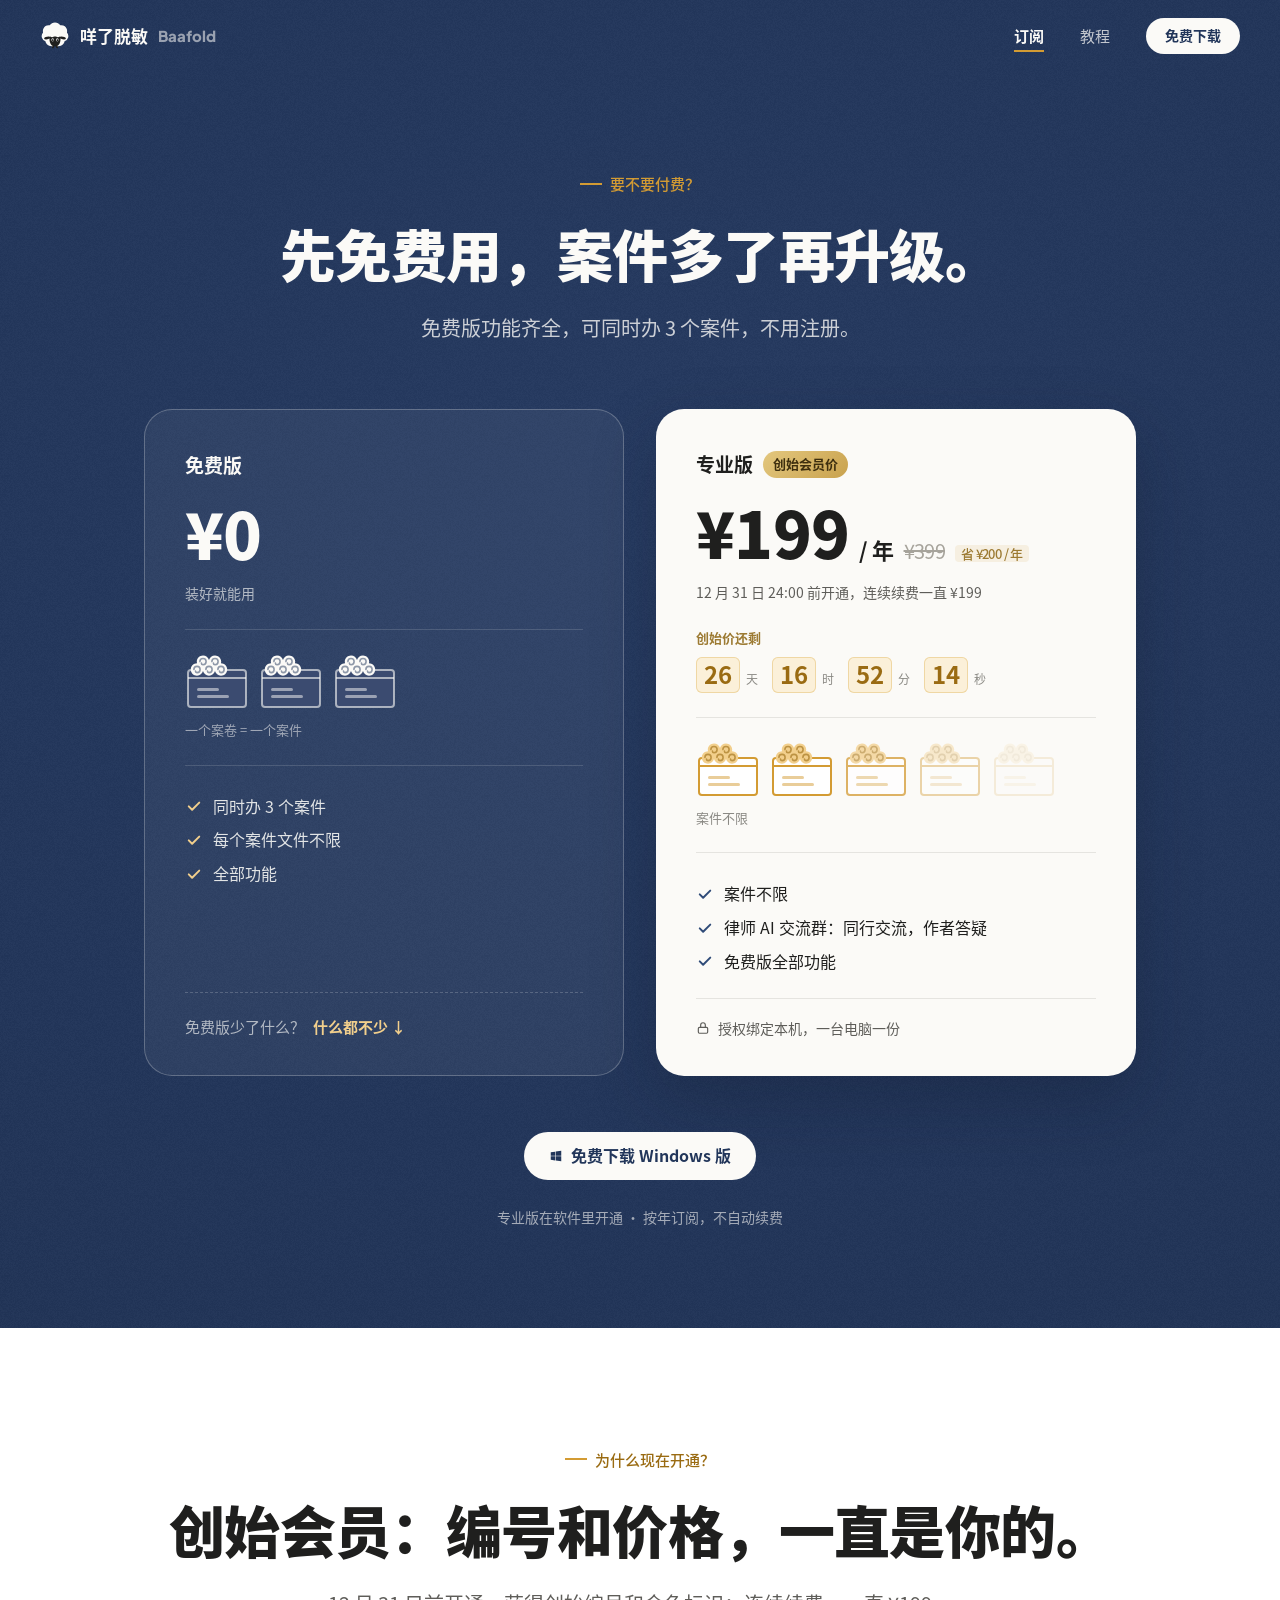
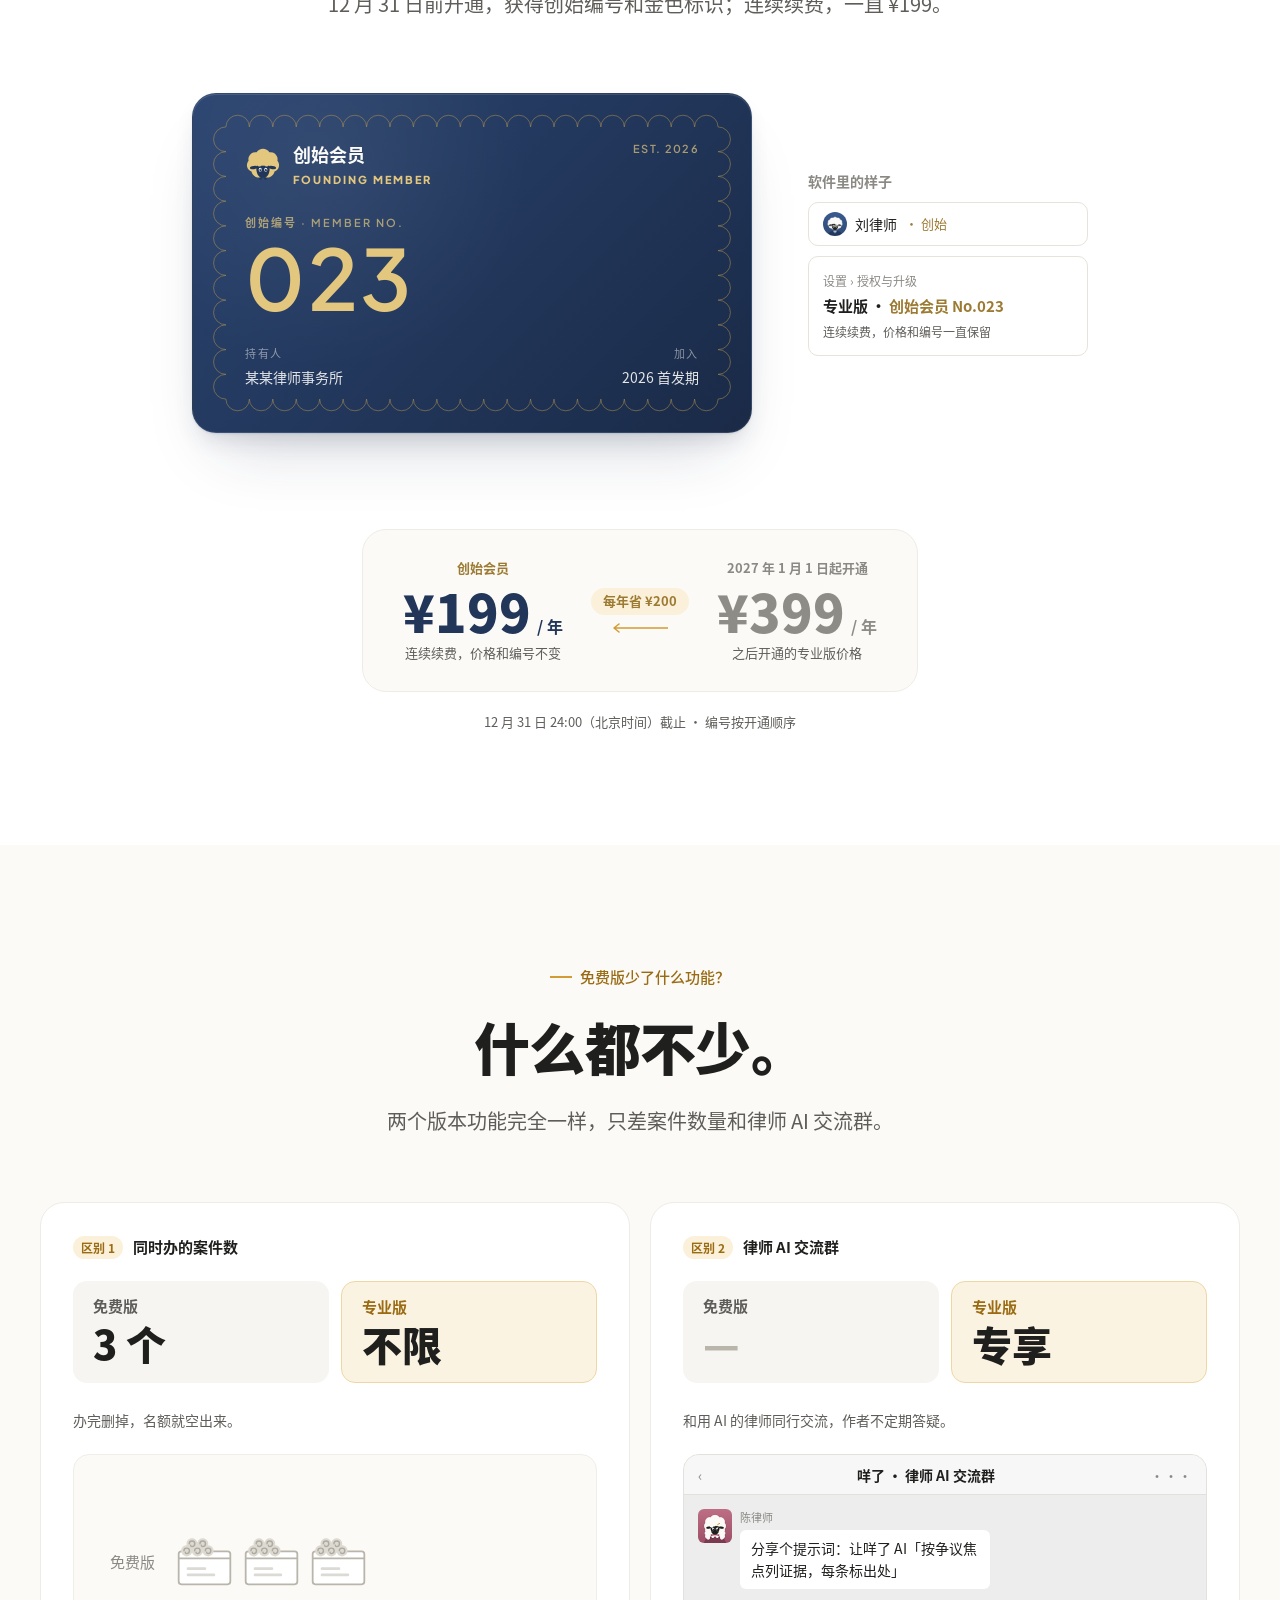
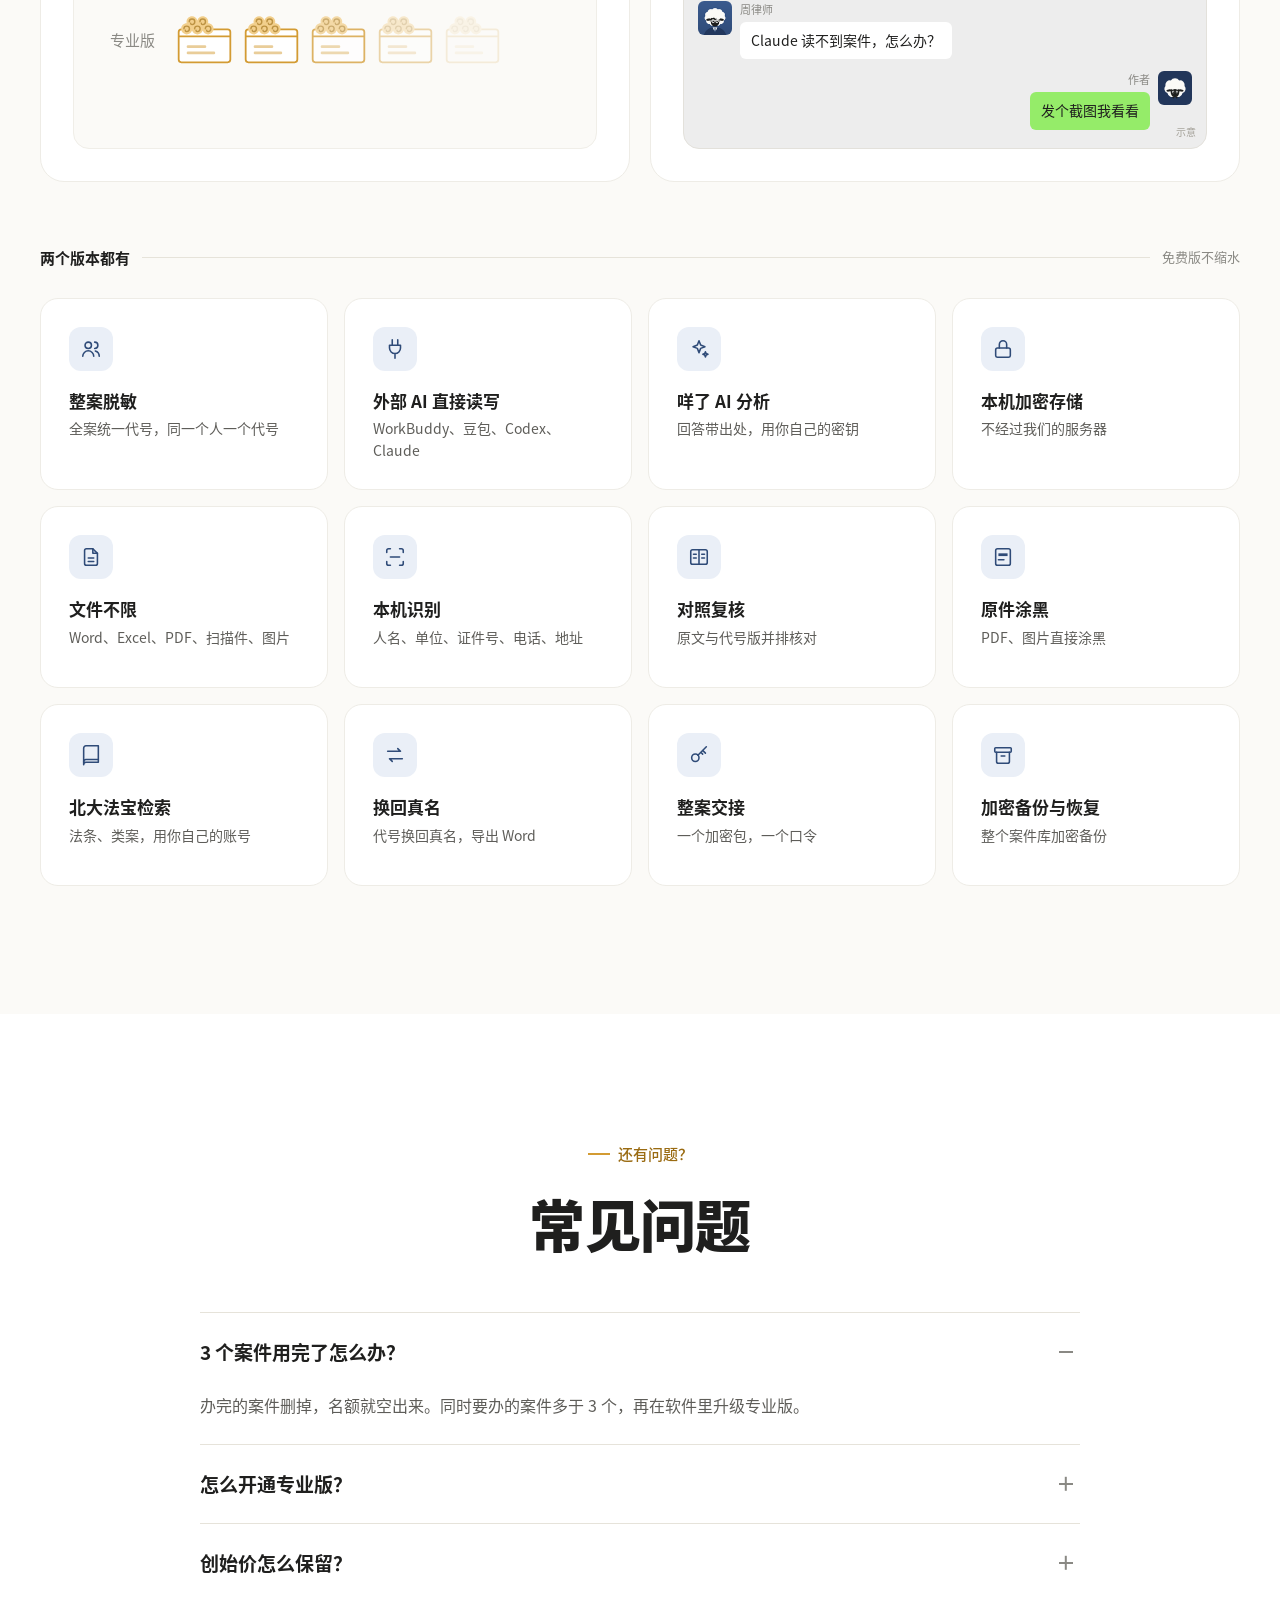
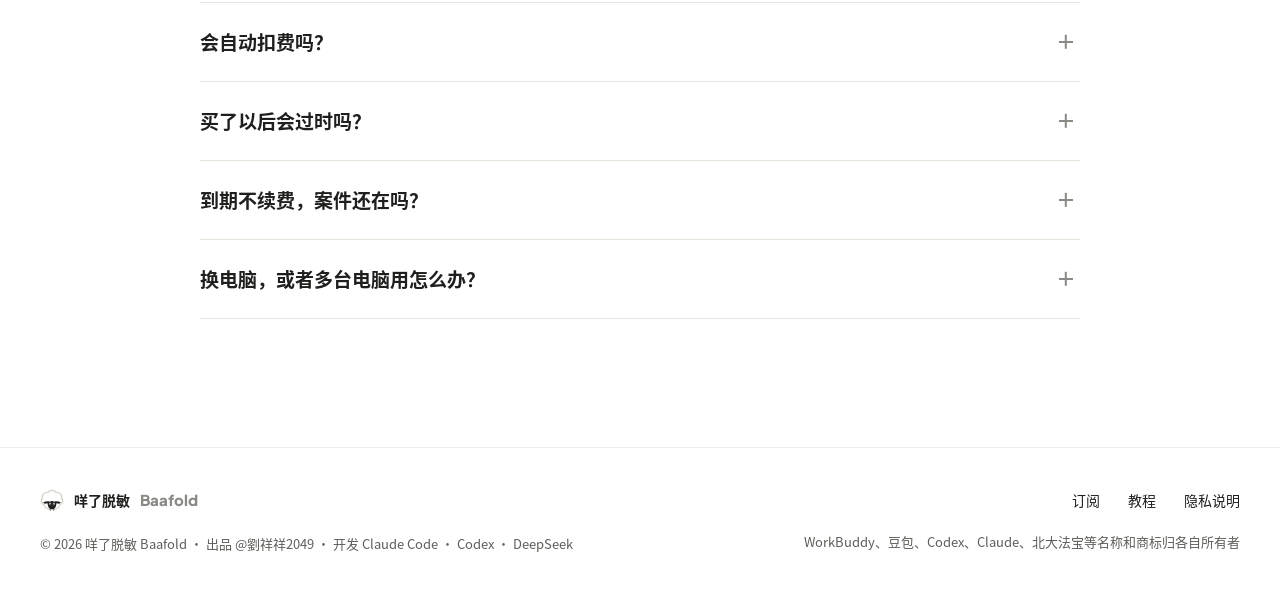
<file: pricing.html>
<!doctype html>
<html lang="zh-CN">
<head>
<meta charset="utf-8">
<meta name="viewport" content="width=device-width, initial-scale=1">
<title>价格：免费版和专业版有什么不同｜咩了脱敏</title>
<meta name="description" content="咩了脱敏免费版可同时办 3 个案件，文件不限，全部功能都能用，不用注册；专业版案件不限，2026 年 12 月 31 日前开通为创始会员，¥199/年，按年订阅，不自动续费。">
<link rel="canonical" href="https://www.baafold.com/pricing.html">
<meta property="og:title" content="价格：免费版和专业版有什么不同｜咩了脱敏">
<meta property="og:description" content="咩了脱敏免费版可同时办 3 个案件，文件不限，全部功能都能用，不用注册；专业版案件不限，2026 年 12 月 31 日前开通为创始会员，¥199/年，按年订阅，不自动续费。">
<meta property="og:type" content="website">
<meta property="og:site_name" content="咩了脱敏 Baafold">
<meta property="og:locale" content="zh_CN">
<meta property="og:url" content="https://www.baafold.com/pricing.html">
<meta property="og:image" content="https://www.baafold.com/assets/og.png">
<meta property="og:image:width" content="1200">
<meta property="og:image:height" content="630">
<meta name="theme-color" content="#22365A">
<link rel="icon" href="assets/icons/favicon.ico" sizes="16x16 32x32 48x48">
<link rel="icon" href="assets/icons/favicon.svg" type="image/svg+xml">
<link rel="apple-touch-icon" href="assets/icons/apple-touch-icon.png">
<link rel="preload" href="assets/fonts/sans-400.woff2" as="font" type="font/woff2" crossorigin>
<link rel="preload" href="assets/fonts/sans-900.woff2" as="font" type="font/woff2" crossorigin>
<link rel="stylesheet" href="assets/site.css">
<script>(function(){var d=document.documentElement,n=navigator;d.classList.add("js");var p=(n.userAgentData&&n.userAgentData.platform)||n.platform||"",u=n.userAgent||"";
var mob=/iPhone|iPad|iPod|Android|HarmonyOS|Mobile/i.test(u)||(/mac/i.test(p)&&n.maxTouchPoints>1);
d.setAttribute("data-os",mob?"mobile":/mac/i.test(p)?"mac":"win");
if(!(window.matchMedia&&matchMedia("(prefers-reduced-motion: reduce)").matches)&&"IntersectionObserver" in window)d.classList.add("anim");})();</script>
<script type="application/ld+json">{"@context": "https://schema.org", "@type": "FAQPage", "mainEntity": [{"@type": "Question", "name": "3 个案件用完了怎么办？", "acceptedAnswer": {"@type": "Answer", "text": "办完的案件删掉，名额就空出来。同时要办的案件多于 3 个，再在软件里升级专业版。"}}, {"@type": "Question", "name": "怎么开通专业版？", "acceptedAnswer": {"@type": "Answer", "text": "在软件 设置 › 授权与升级 里复制机器码，加微信发来机器码和持有人名称（律所或你的名字）；收到授权文件导入即生效。"}}, {"@type": "Question", "name": "创始价怎么保留？", "acceptedAnswer": {"@type": "Answer", "text": "2026 年 12 月 31 日 24:00（北京时间）前开通即为创始会员，获得创始编号。连续续费一直按 ¥199、编号不变，到期后 14 天内续上都算连续；中断后按原价 ¥399，编号不再恢复。"}}, {"@type": "Question", "name": "会自动扣费吗？", "acceptedAnswer": {"@type": "Answer", "text": "不会。专业版按年订阅，不自动续费；快到期时，软件里会提醒。"}}, {"@type": "Question", "name": "买了以后会过时吗？", "acceptedAnswer": {"@type": "Answer", "text": "不会。咩了脱敏持续更新，新版本免费版和专业版都能用。"}}, {"@type": "Question", "name": "到期不续费，案件还在吗？", "acceptedAnswer": {"@type": "Answer", "text": "在。到期后有 14 天宽限期，之后回到免费版：所有案件都能看、能导出、能备份；AI 分析、接外部 AI、添加材料只对你选的 3 个案件开放。律师 AI 交流群在专业版有效期内保留，到期没续费会移出群。"}}, {"@type": "Question", "name": "换电脑，或者多台电脑用怎么办？", "acceptedAnswer": {"@type": "Answer", "text": "专业版授权绑定本机，一台电脑一份，不能转移；换电脑或多一台电脑用，需要另开通。案件可以加密备份，到新电脑上恢复，不收费。"}}]}</script>

</head>
<body class="page-pricing">
<header class="topbar is-top" data-topbar data-tone="dark">
  <div class="wrap topbar__in">
    <a class="brand" href="index.html" aria-label="咩了脱敏首页"><svg xmlns="http://www.w3.org/2000/svg" width="30" height="29" aria-hidden="true" focusable="false" class="brand__sheep brand__sheep--d" viewBox="20 12 200 194"><rect x="99.0" y="168" width="14" height="26" rx="7.0" fill="#1F1F1E"/><rect x="127.0" y="168" width="14" height="26" rx="7.0" fill="#1F1F1E"/><path d="M155.58,40.93 A38.99,38.99 0 0 1 199.94,88.42 A36.78,36.78 0 0 1 184.11,147.64 A41.59,41.59 0 0 1 120.00,174.00 A41.59,41.59 0 0 1 55.89,147.64 A36.78,36.78 0 0 1 40.06,88.42 A38.99,38.99 0 0 1 84.42,40.93 A42.69,42.69 0 0 1 155.58,40.93 Z" fill="#FBFAF7" /><g transform="translate(0 0)"><ellipse cx="68.00" cy="126.00" rx="21.00" ry="9.00" fill="#1F1F1E" transform="rotate(-8 68.00 126.00)" /><ellipse cx="172.00" cy="126.00" rx="21.00" ry="9.00" fill="#1F1F1E" transform="rotate(8 172.00 126.00)" /><path d="M120.00,101.00 C151.08,101.00 157.00,115.76 157.00,132.16 C157.00,151.84 148.08,183.00 120.00,183.00 C91.92,183.00 83.00,151.84 83.00,132.16 C83.00,115.76 88.92,101.00 120.00,101.00 Z" fill="#1F1F1E"/><circle cx="100.00" cy="105.00" r="15.00" fill="#FBFAF7" /><circle cx="120.00" cy="99.00" r="17.00" fill="#FBFAF7" /><circle cx="140.00" cy="105.00" r="15.00" fill="#FBFAF7" /><ellipse cx="104.50" cy="138.00" rx="8.50" ry="11.00" fill="#FFFFFF" transform="rotate(0 104.50 138.00)" /><ellipse cx="105.52" cy="139.98" rx="5.61" ry="7.62" fill="#1F1F1E" transform="rotate(0 105.52 139.98)" /><circle cx="107.56" cy="135.58" r="2.04" fill="#FFFFFF" /><ellipse cx="135.50" cy="138.00" rx="8.50" ry="11.00" fill="#FFFFFF" transform="rotate(0 135.50 138.00)" /><ellipse cx="136.52" cy="139.98" rx="5.61" ry="7.62" fill="#1F1F1E" transform="rotate(0 136.52 139.98)" /><circle cx="138.56" cy="135.58" r="2.04" fill="#FFFFFF" /></g></svg><svg xmlns="http://www.w3.org/2000/svg" width="30" height="29" aria-hidden="true" focusable="false" class="brand__sheep brand__sheep--l" viewBox="20 12 200 194"><rect x="99.0" y="168" width="14" height="26" rx="7.0" fill="#1F1F1E"/><rect x="127.0" y="168" width="14" height="26" rx="7.0" fill="#1F1F1E"/><path d="M155.58,40.93 A38.99,38.99 0 0 1 199.94,88.42 A36.78,36.78 0 0 1 184.11,147.64 A41.59,41.59 0 0 1 120.00,174.00 A41.59,41.59 0 0 1 55.89,147.64 A36.78,36.78 0 0 1 40.06,88.42 A38.99,38.99 0 0 1 84.42,40.93 A42.69,42.69 0 0 1 155.58,40.93 Z" fill="#FFFFFF" stroke="#D8D5CD" stroke-width="12" /><g transform="translate(0 0)"><ellipse cx="68.00" cy="126.00" rx="21.00" ry="9.00" fill="#1F1F1E" transform="rotate(-8 68.00 126.00)" /><ellipse cx="172.00" cy="126.00" rx="21.00" ry="9.00" fill="#1F1F1E" transform="rotate(8 172.00 126.00)" /><path d="M120.00,101.00 C151.08,101.00 157.00,115.76 157.00,132.16 C157.00,151.84 148.08,183.00 120.00,183.00 C91.92,183.00 83.00,151.84 83.00,132.16 C83.00,115.76 88.92,101.00 120.00,101.00 Z" fill="#1F1F1E"/><circle cx="100.00" cy="105.00" r="15.00" fill="#FFFFFF" /><circle cx="120.00" cy="99.00" r="17.00" fill="#FFFFFF" /><circle cx="140.00" cy="105.00" r="15.00" fill="#FFFFFF" /><ellipse cx="104.50" cy="138.00" rx="8.50" ry="11.00" fill="#FFFFFF" transform="rotate(0 104.50 138.00)" /><ellipse cx="105.52" cy="139.98" rx="5.61" ry="7.62" fill="#1F1F1E" transform="rotate(0 105.52 139.98)" /><circle cx="107.56" cy="135.58" r="2.04" fill="#FFFFFF" /><ellipse cx="135.50" cy="138.00" rx="8.50" ry="11.00" fill="#FFFFFF" transform="rotate(0 135.50 138.00)" /><ellipse cx="136.52" cy="139.98" rx="5.61" ry="7.62" fill="#1F1F1E" transform="rotate(0 136.52 139.98)" /><circle cx="138.56" cy="135.58" r="2.04" fill="#FFFFFF" /></g></svg><span class="brand__zh">咩了脱敏</span><span class="brand__en">Baafold</span></a>
    <nav class="topbar__nav" aria-label="主菜单"><a class="nav-link" href="pricing.html" aria-current="page">订阅</a><a class="nav-link" href="guide/index.html">教程</a><a class="btn btn--light btn--sm os os-mac" href="https://www.baafold.com/download/mac?v=0.1.0">免费下载</a><a class="btn btn--light btn--sm os os-win" href="https://www.baafold.com/download/win?v=0.1.0">免费下载</a><a class="btn btn--light btn--sm os os-any" href="#qr" data-qr aria-haspopup="dialog">免费下载</a></nav>
    <button class="menu-btn" type="button" aria-label="打开菜单" aria-expanded="false" aria-controls="m-menu" data-menu><svg class="ico" width="22" height="22" viewBox="0 0 24 24" fill="none" stroke="currentColor" stroke-width="2" stroke-linecap="round" stroke-linejoin="round" aria-hidden="true" focusable="false"><path d="M4 7h16M4 12h16M4 17h16"/></svg></button>
  </div>
  <nav class="m-menu" id="m-menu" aria-label="主菜单" hidden><a class="nav-link" href="pricing.html" aria-current="page">订阅</a><a class="nav-link" href="guide/index.html">教程</a><a class="btn btn--light btn--block os os-mac" href="https://www.baafold.com/download/mac?v=0.1.0"><svg class="ico" width="15" height="15" viewBox="0 0 24 24" fill="currentColor" aria-hidden="true" focusable="false"><path d="M16.4 12.6c0-2.4 2-3.6 2.1-3.7-1.2-1.7-3-1.9-3.6-2-1.5-.2-3 .9-3.8.9-.8 0-2-.9-3.3-.9-1.7 0-3.3 1-4.2 2.5-1.8 3.1-.5 7.7 1.3 10.2.9 1.2 1.9 2.6 3.2 2.6 1.3-.1 1.8-.8 3.3-.8s2 .8 3.3.8c1.4 0 2.3-1.3 3.1-2.5 1-1.4 1.4-2.8 1.4-2.9 0 0-2.7-1-2.8-4.2zM14 5.3c.7-.8 1.2-2 1-3.1-1 0-2.2.7-2.9 1.5-.6.7-1.2 1.9-1 3 1.1.1 2.2-.6 2.9-1.4z"/></svg>免费下载 Mac 版</a><a class="btn btn--light btn--block os os-win" href="https://www.baafold.com/download/win?v=0.1.0"><svg class="ico" width="14" height="14" viewBox="0 0 24 24" fill="currentColor" aria-hidden="true" focusable="false"><path d="M3 5.5l7.5-1v7H3zM11.5 4.4L21 3v8.5h-9.5zM3 12.5h7.5v7L3 18.5zM11.5 12.5H21V21l-9.5-1.3z"/></svg>免费下载 Windows 版</a><a class="btn btn--light btn--block os os-any" href="#qr" data-qr aria-haspopup="dialog">免费下载</a></nav>
</header>
<main id="main">

<section class="price ink" aria-labelledby="p1">
  <div class="wrap screen__in">
    <p class="q">要不要付费？</p>
    <h2 class="h2" id="p1">先免费用，<br class="m-br">案件多了再升级。</h2>
    <p class="lead lead--dark">免费版功能齐全，<br class="m-br">可同时办 3 个案件，不用注册。</p>

    <p class="clock-pill m-only" data-clock><i></i>创始价还剩 <b data-d>--</b> 天 <b data-h>--</b> 时 <b data-m>--</b> 分 <b data-s>--</b> 秒</p>
    <div class="seg seg--dark m-only" role="tablist" aria-label="选择版本">
      <button type="button" role="tab" id="tab-free" aria-controls="card-free" aria-selected="true">免费版 ¥0</button>
      <button type="button" role="tab" id="tab-pro" aria-controls="card-pro" aria-selected="false" tabindex="-1">专业版 ¥199</button>
    </div>

    <div class="plans" data-tabs="#tab-free,#tab-pro">
      <article class="plan plan--free tabpanel is-on" id="card-free" role="tabpanel" aria-labelledby="tab-free">
        <div class="plan__head"><h3>免费版</h3><span class="pens pens--m"><span class="pen-box"><svg width="34" height="30" aria-hidden="true" focusable="false" class="case-ico" viewBox="0 0 64 56" fill="none" xmlns="http://www.w3.org/2000/svg">
<path d="M6 16H58a3 3 0 0 1 3 3V50a3 3 0 0 1 -3 3H6a3 3 0 0 1 -3 -3V19a3 3 0 0 1 3 -3Z" fill="#3B4B70" stroke="#FBFAF7" stroke-opacity="0.6" stroke-width="2"/>
<path d="M3 24H61" stroke="#FBFAF7" stroke-opacity="0.6" stroke-width="2"/>
<rect x="12" y="34" width="22" height="3" rx="1.5" fill="#FBFAF7" opacity=".5"/>
<rect x="12" y="41" width="32" height="3" rx="1.5" fill="#FBFAF7" opacity=".5"/>
<path fill-rule="evenodd" d="M30.0002 1.3999C33.4243 1.40001 36.2004 4.176 36.2004 7.6001C36.2004 8.18994 36.115 8.75981 35.9611 9.30029C35.9741 9.30021 35.9872 9.30029 36.0002 9.30029C39.4242 9.3004 42.2002 12.0755 42.2004 15.4995C42.2004 18.9236 39.4243 21.6996 36.0002 21.6997C33.117 21.6997 30.693 19.7319 29.9992 17.0659C29.3053 19.7316 26.8831 21.6996 24.0002 21.6997C21.117 21.6997 18.693 19.7319 17.9992 17.0659C17.3053 19.7316 14.8831 21.6996 12.0002 21.6997C8.57602 21.6997 5.79999 18.9237 5.79999 15.4995C5.80015 12.0755 8.57612 9.30029 12.0002 9.30029C12.0126 9.30029 12.0249 9.30022 12.0373 9.30029C11.8835 8.75993 11.8 8.18979 11.8 7.6001C11.8 4.17593 14.576 1.3999 18.0002 1.3999C20.8828 1.39999 23.3049 3.36752 23.9992 6.03271C24.6934 3.36727 27.1174 1.3999 30.0002 1.3999Z" fill="#FBFAF7"/>
<path d="M8.90,15.5 a3.1,3.1 0 1 1 3.1,3.1 a1.55,1.55 0 0 1 -1.55,-1.55 M20.90,15.5 a3.1,3.1 0 1 1 3.1,3.1 a1.55,1.55 0 0 1 -1.55,-1.55 M32.90,15.5 a3.1,3.1 0 1 1 3.1,3.1 a1.55,1.55 0 0 1 -1.55,-1.55 M14.90,7.6 a3.1,3.1 0 1 1 3.1,3.1 a1.55,1.55 0 0 1 -1.55,-1.55 M26.90,7.6 a3.1,3.1 0 1 1 3.1,3.1 a1.55,1.55 0 0 1 -1.55,-1.55" stroke="#22365A" stroke-opacity="0.5" stroke-width="1.6" stroke-linecap="round"/>
</svg></span><span class="pen-box"><svg width="34" height="30" aria-hidden="true" focusable="false" class="case-ico" viewBox="0 0 64 56" fill="none" xmlns="http://www.w3.org/2000/svg">
<path d="M6 16H58a3 3 0 0 1 3 3V50a3 3 0 0 1 -3 3H6a3 3 0 0 1 -3 -3V19a3 3 0 0 1 3 -3Z" fill="#3B4B70" stroke="#FBFAF7" stroke-opacity="0.6" stroke-width="2"/>
<path d="M3 24H61" stroke="#FBFAF7" stroke-opacity="0.6" stroke-width="2"/>
<rect x="12" y="34" width="22" height="3" rx="1.5" fill="#FBFAF7" opacity=".5"/>
<rect x="12" y="41" width="32" height="3" rx="1.5" fill="#FBFAF7" opacity=".5"/>
<path fill-rule="evenodd" d="M30.0002 1.3999C33.4243 1.40001 36.2004 4.176 36.2004 7.6001C36.2004 8.18994 36.115 8.75981 35.9611 9.30029C35.9741 9.30021 35.9872 9.30029 36.0002 9.30029C39.4242 9.3004 42.2002 12.0755 42.2004 15.4995C42.2004 18.9236 39.4243 21.6996 36.0002 21.6997C33.117 21.6997 30.693 19.7319 29.9992 17.0659C29.3053 19.7316 26.8831 21.6996 24.0002 21.6997C21.117 21.6997 18.693 19.7319 17.9992 17.0659C17.3053 19.7316 14.8831 21.6996 12.0002 21.6997C8.57602 21.6997 5.79999 18.9237 5.79999 15.4995C5.80015 12.0755 8.57612 9.30029 12.0002 9.30029C12.0126 9.30029 12.0249 9.30022 12.0373 9.30029C11.8835 8.75993 11.8 8.18979 11.8 7.6001C11.8 4.17593 14.576 1.3999 18.0002 1.3999C20.8828 1.39999 23.3049 3.36752 23.9992 6.03271C24.6934 3.36727 27.1174 1.3999 30.0002 1.3999Z" fill="#FBFAF7"/>
<path d="M8.90,15.5 a3.1,3.1 0 1 1 3.1,3.1 a1.55,1.55 0 0 1 -1.55,-1.55 M20.90,15.5 a3.1,3.1 0 1 1 3.1,3.1 a1.55,1.55 0 0 1 -1.55,-1.55 M32.90,15.5 a3.1,3.1 0 1 1 3.1,3.1 a1.55,1.55 0 0 1 -1.55,-1.55 M14.90,7.6 a3.1,3.1 0 1 1 3.1,3.1 a1.55,1.55 0 0 1 -1.55,-1.55 M26.90,7.6 a3.1,3.1 0 1 1 3.1,3.1 a1.55,1.55 0 0 1 -1.55,-1.55" stroke="#22365A" stroke-opacity="0.5" stroke-width="1.6" stroke-linecap="round"/>
</svg></span><span class="pen-box"><svg width="34" height="30" aria-hidden="true" focusable="false" class="case-ico" viewBox="0 0 64 56" fill="none" xmlns="http://www.w3.org/2000/svg">
<path d="M6 16H58a3 3 0 0 1 3 3V50a3 3 0 0 1 -3 3H6a3 3 0 0 1 -3 -3V19a3 3 0 0 1 3 -3Z" fill="#3B4B70" stroke="#FBFAF7" stroke-opacity="0.6" stroke-width="2"/>
<path d="M3 24H61" stroke="#FBFAF7" stroke-opacity="0.6" stroke-width="2"/>
<rect x="12" y="34" width="22" height="3" rx="1.5" fill="#FBFAF7" opacity=".5"/>
<rect x="12" y="41" width="32" height="3" rx="1.5" fill="#FBFAF7" opacity=".5"/>
<path fill-rule="evenodd" d="M30.0002 1.3999C33.4243 1.40001 36.2004 4.176 36.2004 7.6001C36.2004 8.18994 36.115 8.75981 35.9611 9.30029C35.9741 9.30021 35.9872 9.30029 36.0002 9.30029C39.4242 9.3004 42.2002 12.0755 42.2004 15.4995C42.2004 18.9236 39.4243 21.6996 36.0002 21.6997C33.117 21.6997 30.693 19.7319 29.9992 17.0659C29.3053 19.7316 26.8831 21.6996 24.0002 21.6997C21.117 21.6997 18.693 19.7319 17.9992 17.0659C17.3053 19.7316 14.8831 21.6996 12.0002 21.6997C8.57602 21.6997 5.79999 18.9237 5.79999 15.4995C5.80015 12.0755 8.57612 9.30029 12.0002 9.30029C12.0126 9.30029 12.0249 9.30022 12.0373 9.30029C11.8835 8.75993 11.8 8.18979 11.8 7.6001C11.8 4.17593 14.576 1.3999 18.0002 1.3999C20.8828 1.39999 23.3049 3.36752 23.9992 6.03271C24.6934 3.36727 27.1174 1.3999 30.0002 1.3999Z" fill="#FBFAF7"/>
<path d="M8.90,15.5 a3.1,3.1 0 1 1 3.1,3.1 a1.55,1.55 0 0 1 -1.55,-1.55 M20.90,15.5 a3.1,3.1 0 1 1 3.1,3.1 a1.55,1.55 0 0 1 -1.55,-1.55 M32.90,15.5 a3.1,3.1 0 1 1 3.1,3.1 a1.55,1.55 0 0 1 -1.55,-1.55 M14.90,7.6 a3.1,3.1 0 1 1 3.1,3.1 a1.55,1.55 0 0 1 -1.55,-1.55 M26.90,7.6 a3.1,3.1 0 1 1 3.1,3.1 a1.55,1.55 0 0 1 -1.55,-1.55" stroke="#22365A" stroke-opacity="0.5" stroke-width="1.6" stroke-linecap="round"/>
</svg></span></span></div>
        <p class="plan__price">¥0</p>
        <p class="plan__note">装好就能用<span class="m-only"> · 一个案卷 = 一个案件</span></p>
        <div class="plan__pens pc-only">
          <span class="pens">
            <span class="pen-box"><svg width="64" height="56" aria-hidden="true" focusable="false" class="case-ico" viewBox="0 0 64 56" fill="none" xmlns="http://www.w3.org/2000/svg">
<path d="M6 16H58a3 3 0 0 1 3 3V50a3 3 0 0 1 -3 3H6a3 3 0 0 1 -3 -3V19a3 3 0 0 1 3 -3Z" fill="#3B4B70" stroke="#FBFAF7" stroke-opacity="0.6" stroke-width="2"/>
<path d="M3 24H61" stroke="#FBFAF7" stroke-opacity="0.6" stroke-width="2"/>
<rect x="12" y="34" width="22" height="3" rx="1.5" fill="#FBFAF7" opacity=".5"/>
<rect x="12" y="41" width="32" height="3" rx="1.5" fill="#FBFAF7" opacity=".5"/>
<path fill-rule="evenodd" d="M30.0002 1.3999C33.4243 1.40001 36.2004 4.176 36.2004 7.6001C36.2004 8.18994 36.115 8.75981 35.9611 9.30029C35.9741 9.30021 35.9872 9.30029 36.0002 9.30029C39.4242 9.3004 42.2002 12.0755 42.2004 15.4995C42.2004 18.9236 39.4243 21.6996 36.0002 21.6997C33.117 21.6997 30.693 19.7319 29.9992 17.0659C29.3053 19.7316 26.8831 21.6996 24.0002 21.6997C21.117 21.6997 18.693 19.7319 17.9992 17.0659C17.3053 19.7316 14.8831 21.6996 12.0002 21.6997C8.57602 21.6997 5.79999 18.9237 5.79999 15.4995C5.80015 12.0755 8.57612 9.30029 12.0002 9.30029C12.0126 9.30029 12.0249 9.30022 12.0373 9.30029C11.8835 8.75993 11.8 8.18979 11.8 7.6001C11.8 4.17593 14.576 1.3999 18.0002 1.3999C20.8828 1.39999 23.3049 3.36752 23.9992 6.03271C24.6934 3.36727 27.1174 1.3999 30.0002 1.3999Z" fill="#FBFAF7"/>
<path d="M8.90,15.5 a3.1,3.1 0 1 1 3.1,3.1 a1.55,1.55 0 0 1 -1.55,-1.55 M20.90,15.5 a3.1,3.1 0 1 1 3.1,3.1 a1.55,1.55 0 0 1 -1.55,-1.55 M32.90,15.5 a3.1,3.1 0 1 1 3.1,3.1 a1.55,1.55 0 0 1 -1.55,-1.55 M14.90,7.6 a3.1,3.1 0 1 1 3.1,3.1 a1.55,1.55 0 0 1 -1.55,-1.55 M26.90,7.6 a3.1,3.1 0 1 1 3.1,3.1 a1.55,1.55 0 0 1 -1.55,-1.55" stroke="#22365A" stroke-opacity="0.5" stroke-width="1.6" stroke-linecap="round"/>
</svg></span>
            <span class="pen-box"><svg width="64" height="56" aria-hidden="true" focusable="false" class="case-ico" viewBox="0 0 64 56" fill="none" xmlns="http://www.w3.org/2000/svg">
<path d="M6 16H58a3 3 0 0 1 3 3V50a3 3 0 0 1 -3 3H6a3 3 0 0 1 -3 -3V19a3 3 0 0 1 3 -3Z" fill="#3B4B70" stroke="#FBFAF7" stroke-opacity="0.6" stroke-width="2"/>
<path d="M3 24H61" stroke="#FBFAF7" stroke-opacity="0.6" stroke-width="2"/>
<rect x="12" y="34" width="22" height="3" rx="1.5" fill="#FBFAF7" opacity=".5"/>
<rect x="12" y="41" width="32" height="3" rx="1.5" fill="#FBFAF7" opacity=".5"/>
<path fill-rule="evenodd" d="M30.0002 1.3999C33.4243 1.40001 36.2004 4.176 36.2004 7.6001C36.2004 8.18994 36.115 8.75981 35.9611 9.30029C35.9741 9.30021 35.9872 9.30029 36.0002 9.30029C39.4242 9.3004 42.2002 12.0755 42.2004 15.4995C42.2004 18.9236 39.4243 21.6996 36.0002 21.6997C33.117 21.6997 30.693 19.7319 29.9992 17.0659C29.3053 19.7316 26.8831 21.6996 24.0002 21.6997C21.117 21.6997 18.693 19.7319 17.9992 17.0659C17.3053 19.7316 14.8831 21.6996 12.0002 21.6997C8.57602 21.6997 5.79999 18.9237 5.79999 15.4995C5.80015 12.0755 8.57612 9.30029 12.0002 9.30029C12.0126 9.30029 12.0249 9.30022 12.0373 9.30029C11.8835 8.75993 11.8 8.18979 11.8 7.6001C11.8 4.17593 14.576 1.3999 18.0002 1.3999C20.8828 1.39999 23.3049 3.36752 23.9992 6.03271C24.6934 3.36727 27.1174 1.3999 30.0002 1.3999Z" fill="#FBFAF7"/>
<path d="M8.90,15.5 a3.1,3.1 0 1 1 3.1,3.1 a1.55,1.55 0 0 1 -1.55,-1.55 M20.90,15.5 a3.1,3.1 0 1 1 3.1,3.1 a1.55,1.55 0 0 1 -1.55,-1.55 M32.90,15.5 a3.1,3.1 0 1 1 3.1,3.1 a1.55,1.55 0 0 1 -1.55,-1.55 M14.90,7.6 a3.1,3.1 0 1 1 3.1,3.1 a1.55,1.55 0 0 1 -1.55,-1.55 M26.90,7.6 a3.1,3.1 0 1 1 3.1,3.1 a1.55,1.55 0 0 1 -1.55,-1.55" stroke="#22365A" stroke-opacity="0.5" stroke-width="1.6" stroke-linecap="round"/>
</svg></span>
            <span class="pen-box"><svg width="64" height="56" aria-hidden="true" focusable="false" class="case-ico" viewBox="0 0 64 56" fill="none" xmlns="http://www.w3.org/2000/svg">
<path d="M6 16H58a3 3 0 0 1 3 3V50a3 3 0 0 1 -3 3H6a3 3 0 0 1 -3 -3V19a3 3 0 0 1 3 -3Z" fill="#3B4B70" stroke="#FBFAF7" stroke-opacity="0.6" stroke-width="2"/>
<path d="M3 24H61" stroke="#FBFAF7" stroke-opacity="0.6" stroke-width="2"/>
<rect x="12" y="34" width="22" height="3" rx="1.5" fill="#FBFAF7" opacity=".5"/>
<rect x="12" y="41" width="32" height="3" rx="1.5" fill="#FBFAF7" opacity=".5"/>
<path fill-rule="evenodd" d="M30.0002 1.3999C33.4243 1.40001 36.2004 4.176 36.2004 7.6001C36.2004 8.18994 36.115 8.75981 35.9611 9.30029C35.9741 9.30021 35.9872 9.30029 36.0002 9.30029C39.4242 9.3004 42.2002 12.0755 42.2004 15.4995C42.2004 18.9236 39.4243 21.6996 36.0002 21.6997C33.117 21.6997 30.693 19.7319 29.9992 17.0659C29.3053 19.7316 26.8831 21.6996 24.0002 21.6997C21.117 21.6997 18.693 19.7319 17.9992 17.0659C17.3053 19.7316 14.8831 21.6996 12.0002 21.6997C8.57602 21.6997 5.79999 18.9237 5.79999 15.4995C5.80015 12.0755 8.57612 9.30029 12.0002 9.30029C12.0126 9.30029 12.0249 9.30022 12.0373 9.30029C11.8835 8.75993 11.8 8.18979 11.8 7.6001C11.8 4.17593 14.576 1.3999 18.0002 1.3999C20.8828 1.39999 23.3049 3.36752 23.9992 6.03271C24.6934 3.36727 27.1174 1.3999 30.0002 1.3999Z" fill="#FBFAF7"/>
<path d="M8.90,15.5 a3.1,3.1 0 1 1 3.1,3.1 a1.55,1.55 0 0 1 -1.55,-1.55 M20.90,15.5 a3.1,3.1 0 1 1 3.1,3.1 a1.55,1.55 0 0 1 -1.55,-1.55 M32.90,15.5 a3.1,3.1 0 1 1 3.1,3.1 a1.55,1.55 0 0 1 -1.55,-1.55 M14.90,7.6 a3.1,3.1 0 1 1 3.1,3.1 a1.55,1.55 0 0 1 -1.55,-1.55 M26.90,7.6 a3.1,3.1 0 1 1 3.1,3.1 a1.55,1.55 0 0 1 -1.55,-1.55" stroke="#22365A" stroke-opacity="0.5" stroke-width="1.6" stroke-linecap="round"/>
</svg></span>
          </span>
          <span class="plan__cap">一个案卷 = 一个案件</span>
        </div>
        <ul class="checks checks--dark"><li><svg class="ico" width="18" height="18" viewBox="0 0 24 24" fill="none" stroke="currentColor" stroke-width="2" stroke-linecap="round" stroke-linejoin="round" aria-hidden="true" focusable="false"><path d="M5 12.5l4.5 4.5L19 7.5"/></svg>同时办 3 个案件</li><li><svg class="ico" width="18" height="18" viewBox="0 0 24 24" fill="none" stroke="currentColor" stroke-width="2" stroke-linecap="round" stroke-linejoin="round" aria-hidden="true" focusable="false"><path d="M5 12.5l4.5 4.5L19 7.5"/></svg>每个案件文件不限</li><li><svg class="ico" width="18" height="18" viewBox="0 0 24 24" fill="none" stroke="currentColor" stroke-width="2" stroke-linecap="round" stroke-linejoin="round" aria-hidden="true" focusable="false"><path d="M5 12.5l4.5 4.5L19 7.5"/></svg>全部功能</li></ul>
        <p class="plan__foot">免费版少了什么？<a class="text-link text-link--amber" href="#wall"><b>什么都不少 ↓</b></a></p>
      </article>

      <article class="plan plan--pro tabpanel" id="card-pro" role="tabpanel" aria-labelledby="tab-pro">
        <div class="plan__head"><h3>专业版</h3><span class="tag-founding">创始会员价</span>
          <span class="pens pens--m"><span class="pen-box"><svg width="34" height="30" aria-hidden="true" focusable="false" class="case-ico" viewBox="0 0 64 56" fill="none" xmlns="http://www.w3.org/2000/svg">
<path d="M6 16H58a3 3 0 0 1 3 3V50a3 3 0 0 1 -3 3H6a3 3 0 0 1 -3 -3V19a3 3 0 0 1 3 -3Z" fill="#FFFFFF" stroke="#D39B33" stroke-opacity="1" stroke-width="2"/>
<path d="M3 24H61" stroke="#D39B33" stroke-opacity="1" stroke-width="2"/>
<rect x="12" y="34" width="22" height="3" rx="1.5" fill="#D39B33" opacity=".5"/>
<rect x="12" y="41" width="32" height="3" rx="1.5" fill="#D39B33" opacity=".5"/>
<path fill-rule="evenodd" d="M30.0002 1.3999C33.4243 1.40001 36.2004 4.176 36.2004 7.6001C36.2004 8.18994 36.115 8.75981 35.9611 9.30029C35.9741 9.30021 35.9872 9.30029 36.0002 9.30029C39.4242 9.3004 42.2002 12.0755 42.2004 15.4995C42.2004 18.9236 39.4243 21.6996 36.0002 21.6997C33.117 21.6997 30.693 19.7319 29.9992 17.0659C29.3053 19.7316 26.8831 21.6996 24.0002 21.6997C21.117 21.6997 18.693 19.7319 17.9992 17.0659C17.3053 19.7316 14.8831 21.6996 12.0002 21.6997C8.57602 21.6997 5.79999 18.9237 5.79999 15.4995C5.80015 12.0755 8.57612 9.30029 12.0002 9.30029C12.0126 9.30029 12.0249 9.30022 12.0373 9.30029C11.8835 8.75993 11.8 8.18979 11.8 7.6001C11.8 4.17593 14.576 1.3999 18.0002 1.3999C20.8828 1.39999 23.3049 3.36752 23.9992 6.03271C24.6934 3.36727 27.1174 1.3999 30.0002 1.3999Z" fill="#F2CF8C"/>
<path d="M8.90,15.5 a3.1,3.1 0 1 1 3.1,3.1 a1.55,1.55 0 0 1 -1.55,-1.55 M20.90,15.5 a3.1,3.1 0 1 1 3.1,3.1 a1.55,1.55 0 0 1 -1.55,-1.55 M32.90,15.5 a3.1,3.1 0 1 1 3.1,3.1 a1.55,1.55 0 0 1 -1.55,-1.55 M14.90,7.6 a3.1,3.1 0 1 1 3.1,3.1 a1.55,1.55 0 0 1 -1.55,-1.55 M26.90,7.6 a3.1,3.1 0 1 1 3.1,3.1 a1.55,1.55 0 0 1 -1.55,-1.55" stroke="#9A6B12" stroke-opacity="0.6" stroke-width="1.6" stroke-linecap="round"/>
</svg></span><span class="pen-box" style="opacity:.75"><svg width="34" height="30" aria-hidden="true" focusable="false" class="case-ico" viewBox="0 0 64 56" fill="none" xmlns="http://www.w3.org/2000/svg">
<path d="M6 16H58a3 3 0 0 1 3 3V50a3 3 0 0 1 -3 3H6a3 3 0 0 1 -3 -3V19a3 3 0 0 1 3 -3Z" fill="#FFFFFF" stroke="#D39B33" stroke-opacity="1" stroke-width="2"/>
<path d="M3 24H61" stroke="#D39B33" stroke-opacity="1" stroke-width="2"/>
<rect x="12" y="34" width="22" height="3" rx="1.5" fill="#D39B33" opacity=".5"/>
<rect x="12" y="41" width="32" height="3" rx="1.5" fill="#D39B33" opacity=".5"/>
<path fill-rule="evenodd" d="M30.0002 1.3999C33.4243 1.40001 36.2004 4.176 36.2004 7.6001C36.2004 8.18994 36.115 8.75981 35.9611 9.30029C35.9741 9.30021 35.9872 9.30029 36.0002 9.30029C39.4242 9.3004 42.2002 12.0755 42.2004 15.4995C42.2004 18.9236 39.4243 21.6996 36.0002 21.6997C33.117 21.6997 30.693 19.7319 29.9992 17.0659C29.3053 19.7316 26.8831 21.6996 24.0002 21.6997C21.117 21.6997 18.693 19.7319 17.9992 17.0659C17.3053 19.7316 14.8831 21.6996 12.0002 21.6997C8.57602 21.6997 5.79999 18.9237 5.79999 15.4995C5.80015 12.0755 8.57612 9.30029 12.0002 9.30029C12.0126 9.30029 12.0249 9.30022 12.0373 9.30029C11.8835 8.75993 11.8 8.18979 11.8 7.6001C11.8 4.17593 14.576 1.3999 18.0002 1.3999C20.8828 1.39999 23.3049 3.36752 23.9992 6.03271C24.6934 3.36727 27.1174 1.3999 30.0002 1.3999Z" fill="#F2CF8C"/>
<path d="M8.90,15.5 a3.1,3.1 0 1 1 3.1,3.1 a1.55,1.55 0 0 1 -1.55,-1.55 M20.90,15.5 a3.1,3.1 0 1 1 3.1,3.1 a1.55,1.55 0 0 1 -1.55,-1.55 M32.90,15.5 a3.1,3.1 0 1 1 3.1,3.1 a1.55,1.55 0 0 1 -1.55,-1.55 M14.90,7.6 a3.1,3.1 0 1 1 3.1,3.1 a1.55,1.55 0 0 1 -1.55,-1.55 M26.90,7.6 a3.1,3.1 0 1 1 3.1,3.1 a1.55,1.55 0 0 1 -1.55,-1.55" stroke="#9A6B12" stroke-opacity="0.6" stroke-width="1.6" stroke-linecap="round"/>
</svg></span><span class="pen-box" style="opacity:.3"><svg width="34" height="30" aria-hidden="true" focusable="false" class="case-ico" viewBox="0 0 64 56" fill="none" xmlns="http://www.w3.org/2000/svg">
<path d="M6 16H58a3 3 0 0 1 3 3V50a3 3 0 0 1 -3 3H6a3 3 0 0 1 -3 -3V19a3 3 0 0 1 3 -3Z" fill="#FFFFFF" stroke="#D39B33" stroke-opacity="1" stroke-width="2"/>
<path d="M3 24H61" stroke="#D39B33" stroke-opacity="1" stroke-width="2"/>
<rect x="12" y="34" width="22" height="3" rx="1.5" fill="#D39B33" opacity=".5"/>
<rect x="12" y="41" width="32" height="3" rx="1.5" fill="#D39B33" opacity=".5"/>
<path fill-rule="evenodd" d="M30.0002 1.3999C33.4243 1.40001 36.2004 4.176 36.2004 7.6001C36.2004 8.18994 36.115 8.75981 35.9611 9.30029C35.9741 9.30021 35.9872 9.30029 36.0002 9.30029C39.4242 9.3004 42.2002 12.0755 42.2004 15.4995C42.2004 18.9236 39.4243 21.6996 36.0002 21.6997C33.117 21.6997 30.693 19.7319 29.9992 17.0659C29.3053 19.7316 26.8831 21.6996 24.0002 21.6997C21.117 21.6997 18.693 19.7319 17.9992 17.0659C17.3053 19.7316 14.8831 21.6996 12.0002 21.6997C8.57602 21.6997 5.79999 18.9237 5.79999 15.4995C5.80015 12.0755 8.57612 9.30029 12.0002 9.30029C12.0126 9.30029 12.0249 9.30022 12.0373 9.30029C11.8835 8.75993 11.8 8.18979 11.8 7.6001C11.8 4.17593 14.576 1.3999 18.0002 1.3999C20.8828 1.39999 23.3049 3.36752 23.9992 6.03271C24.6934 3.36727 27.1174 1.3999 30.0002 1.3999Z" fill="#F2CF8C"/>
<path d="M8.90,15.5 a3.1,3.1 0 1 1 3.1,3.1 a1.55,1.55 0 0 1 -1.55,-1.55 M20.90,15.5 a3.1,3.1 0 1 1 3.1,3.1 a1.55,1.55 0 0 1 -1.55,-1.55 M32.90,15.5 a3.1,3.1 0 1 1 3.1,3.1 a1.55,1.55 0 0 1 -1.55,-1.55 M14.90,7.6 a3.1,3.1 0 1 1 3.1,3.1 a1.55,1.55 0 0 1 -1.55,-1.55 M26.90,7.6 a3.1,3.1 0 1 1 3.1,3.1 a1.55,1.55 0 0 1 -1.55,-1.55" stroke="#9A6B12" stroke-opacity="0.6" stroke-width="1.6" stroke-linecap="round"/>
</svg></span></span></div>
        <p class="plan__price">¥199<small>/ 年</small><s>¥399</s><span class="save">省 ¥200 / 年</span></p>
        <p class="plan__note">12 月 31 日 24:00 前开通，<span class="pc-only">连续续费一直</span><span class="m-only">续费一直</span> ¥199</p>
        <div class="clock pc-only" data-clock>
          <p class="clock__lab">创始价还剩</p>
          <p class="clock__num"><b data-d>--</b><span>天</span><b data-h>--</b><span>时</span><b data-m>--</b><span>分</span><b data-s>--</b><span>秒</span></p>
        </div>
        <div class="plan__pens pc-only">
          <span class="pens">
            <span class="pen-box"><svg width="64" height="56" aria-hidden="true" focusable="false" class="case-ico" viewBox="0 0 64 56" fill="none" xmlns="http://www.w3.org/2000/svg">
<path d="M6 16H58a3 3 0 0 1 3 3V50a3 3 0 0 1 -3 3H6a3 3 0 0 1 -3 -3V19a3 3 0 0 1 3 -3Z" fill="#FFFFFF" stroke="#D39B33" stroke-opacity="1" stroke-width="2"/>
<path d="M3 24H61" stroke="#D39B33" stroke-opacity="1" stroke-width="2"/>
<rect x="12" y="34" width="22" height="3" rx="1.5" fill="#D39B33" opacity=".5"/>
<rect x="12" y="41" width="32" height="3" rx="1.5" fill="#D39B33" opacity=".5"/>
<path fill-rule="evenodd" d="M30.0002 1.3999C33.4243 1.40001 36.2004 4.176 36.2004 7.6001C36.2004 8.18994 36.115 8.75981 35.9611 9.30029C35.9741 9.30021 35.9872 9.30029 36.0002 9.30029C39.4242 9.3004 42.2002 12.0755 42.2004 15.4995C42.2004 18.9236 39.4243 21.6996 36.0002 21.6997C33.117 21.6997 30.693 19.7319 29.9992 17.0659C29.3053 19.7316 26.8831 21.6996 24.0002 21.6997C21.117 21.6997 18.693 19.7319 17.9992 17.0659C17.3053 19.7316 14.8831 21.6996 12.0002 21.6997C8.57602 21.6997 5.79999 18.9237 5.79999 15.4995C5.80015 12.0755 8.57612 9.30029 12.0002 9.30029C12.0126 9.30029 12.0249 9.30022 12.0373 9.30029C11.8835 8.75993 11.8 8.18979 11.8 7.6001C11.8 4.17593 14.576 1.3999 18.0002 1.3999C20.8828 1.39999 23.3049 3.36752 23.9992 6.03271C24.6934 3.36727 27.1174 1.3999 30.0002 1.3999Z" fill="#F2CF8C"/>
<path d="M8.90,15.5 a3.1,3.1 0 1 1 3.1,3.1 a1.55,1.55 0 0 1 -1.55,-1.55 M20.90,15.5 a3.1,3.1 0 1 1 3.1,3.1 a1.55,1.55 0 0 1 -1.55,-1.55 M32.90,15.5 a3.1,3.1 0 1 1 3.1,3.1 a1.55,1.55 0 0 1 -1.55,-1.55 M14.90,7.6 a3.1,3.1 0 1 1 3.1,3.1 a1.55,1.55 0 0 1 -1.55,-1.55 M26.90,7.6 a3.1,3.1 0 1 1 3.1,3.1 a1.55,1.55 0 0 1 -1.55,-1.55" stroke="#9A6B12" stroke-opacity="0.6" stroke-width="1.6" stroke-linecap="round"/>
</svg></span>
            <span class="pen-box"><svg width="64" height="56" aria-hidden="true" focusable="false" class="case-ico" viewBox="0 0 64 56" fill="none" xmlns="http://www.w3.org/2000/svg">
<path d="M6 16H58a3 3 0 0 1 3 3V50a3 3 0 0 1 -3 3H6a3 3 0 0 1 -3 -3V19a3 3 0 0 1 3 -3Z" fill="#FFFFFF" stroke="#D39B33" stroke-opacity="1" stroke-width="2"/>
<path d="M3 24H61" stroke="#D39B33" stroke-opacity="1" stroke-width="2"/>
<rect x="12" y="34" width="22" height="3" rx="1.5" fill="#D39B33" opacity=".5"/>
<rect x="12" y="41" width="32" height="3" rx="1.5" fill="#D39B33" opacity=".5"/>
<path fill-rule="evenodd" d="M30.0002 1.3999C33.4243 1.40001 36.2004 4.176 36.2004 7.6001C36.2004 8.18994 36.115 8.75981 35.9611 9.30029C35.9741 9.30021 35.9872 9.30029 36.0002 9.30029C39.4242 9.3004 42.2002 12.0755 42.2004 15.4995C42.2004 18.9236 39.4243 21.6996 36.0002 21.6997C33.117 21.6997 30.693 19.7319 29.9992 17.0659C29.3053 19.7316 26.8831 21.6996 24.0002 21.6997C21.117 21.6997 18.693 19.7319 17.9992 17.0659C17.3053 19.7316 14.8831 21.6996 12.0002 21.6997C8.57602 21.6997 5.79999 18.9237 5.79999 15.4995C5.80015 12.0755 8.57612 9.30029 12.0002 9.30029C12.0126 9.30029 12.0249 9.30022 12.0373 9.30029C11.8835 8.75993 11.8 8.18979 11.8 7.6001C11.8 4.17593 14.576 1.3999 18.0002 1.3999C20.8828 1.39999 23.3049 3.36752 23.9992 6.03271C24.6934 3.36727 27.1174 1.3999 30.0002 1.3999Z" fill="#F2CF8C"/>
<path d="M8.90,15.5 a3.1,3.1 0 1 1 3.1,3.1 a1.55,1.55 0 0 1 -1.55,-1.55 M20.90,15.5 a3.1,3.1 0 1 1 3.1,3.1 a1.55,1.55 0 0 1 -1.55,-1.55 M32.90,15.5 a3.1,3.1 0 1 1 3.1,3.1 a1.55,1.55 0 0 1 -1.55,-1.55 M14.90,7.6 a3.1,3.1 0 1 1 3.1,3.1 a1.55,1.55 0 0 1 -1.55,-1.55 M26.90,7.6 a3.1,3.1 0 1 1 3.1,3.1 a1.55,1.55 0 0 1 -1.55,-1.55" stroke="#9A6B12" stroke-opacity="0.6" stroke-width="1.6" stroke-linecap="round"/>
</svg></span>
            <span class="pen-box" style="opacity:.75"><svg width="64" height="56" aria-hidden="true" focusable="false" class="case-ico" viewBox="0 0 64 56" fill="none" xmlns="http://www.w3.org/2000/svg">
<path d="M6 16H58a3 3 0 0 1 3 3V50a3 3 0 0 1 -3 3H6a3 3 0 0 1 -3 -3V19a3 3 0 0 1 3 -3Z" fill="#FFFFFF" stroke="#D39B33" stroke-opacity="1" stroke-width="2"/>
<path d="M3 24H61" stroke="#D39B33" stroke-opacity="1" stroke-width="2"/>
<rect x="12" y="34" width="22" height="3" rx="1.5" fill="#D39B33" opacity=".5"/>
<rect x="12" y="41" width="32" height="3" rx="1.5" fill="#D39B33" opacity=".5"/>
<path fill-rule="evenodd" d="M30.0002 1.3999C33.4243 1.40001 36.2004 4.176 36.2004 7.6001C36.2004 8.18994 36.115 8.75981 35.9611 9.30029C35.9741 9.30021 35.9872 9.30029 36.0002 9.30029C39.4242 9.3004 42.2002 12.0755 42.2004 15.4995C42.2004 18.9236 39.4243 21.6996 36.0002 21.6997C33.117 21.6997 30.693 19.7319 29.9992 17.0659C29.3053 19.7316 26.8831 21.6996 24.0002 21.6997C21.117 21.6997 18.693 19.7319 17.9992 17.0659C17.3053 19.7316 14.8831 21.6996 12.0002 21.6997C8.57602 21.6997 5.79999 18.9237 5.79999 15.4995C5.80015 12.0755 8.57612 9.30029 12.0002 9.30029C12.0126 9.30029 12.0249 9.30022 12.0373 9.30029C11.8835 8.75993 11.8 8.18979 11.8 7.6001C11.8 4.17593 14.576 1.3999 18.0002 1.3999C20.8828 1.39999 23.3049 3.36752 23.9992 6.03271C24.6934 3.36727 27.1174 1.3999 30.0002 1.3999Z" fill="#F2CF8C"/>
<path d="M8.90,15.5 a3.1,3.1 0 1 1 3.1,3.1 a1.55,1.55 0 0 1 -1.55,-1.55 M20.90,15.5 a3.1,3.1 0 1 1 3.1,3.1 a1.55,1.55 0 0 1 -1.55,-1.55 M32.90,15.5 a3.1,3.1 0 1 1 3.1,3.1 a1.55,1.55 0 0 1 -1.55,-1.55 M14.90,7.6 a3.1,3.1 0 1 1 3.1,3.1 a1.55,1.55 0 0 1 -1.55,-1.55 M26.90,7.6 a3.1,3.1 0 1 1 3.1,3.1 a1.55,1.55 0 0 1 -1.55,-1.55" stroke="#9A6B12" stroke-opacity="0.6" stroke-width="1.6" stroke-linecap="round"/>
</svg></span>
            <span class="pen-box" style="opacity:.4"><svg width="64" height="56" aria-hidden="true" focusable="false" class="case-ico" viewBox="0 0 64 56" fill="none" xmlns="http://www.w3.org/2000/svg">
<path d="M6 16H58a3 3 0 0 1 3 3V50a3 3 0 0 1 -3 3H6a3 3 0 0 1 -3 -3V19a3 3 0 0 1 3 -3Z" fill="#FFFFFF" stroke="#D39B33" stroke-opacity="1" stroke-width="2"/>
<path d="M3 24H61" stroke="#D39B33" stroke-opacity="1" stroke-width="2"/>
<rect x="12" y="34" width="22" height="3" rx="1.5" fill="#D39B33" opacity=".5"/>
<rect x="12" y="41" width="32" height="3" rx="1.5" fill="#D39B33" opacity=".5"/>
<path fill-rule="evenodd" d="M30.0002 1.3999C33.4243 1.40001 36.2004 4.176 36.2004 7.6001C36.2004 8.18994 36.115 8.75981 35.9611 9.30029C35.9741 9.30021 35.9872 9.30029 36.0002 9.30029C39.4242 9.3004 42.2002 12.0755 42.2004 15.4995C42.2004 18.9236 39.4243 21.6996 36.0002 21.6997C33.117 21.6997 30.693 19.7319 29.9992 17.0659C29.3053 19.7316 26.8831 21.6996 24.0002 21.6997C21.117 21.6997 18.693 19.7319 17.9992 17.0659C17.3053 19.7316 14.8831 21.6996 12.0002 21.6997C8.57602 21.6997 5.79999 18.9237 5.79999 15.4995C5.80015 12.0755 8.57612 9.30029 12.0002 9.30029C12.0126 9.30029 12.0249 9.30022 12.0373 9.30029C11.8835 8.75993 11.8 8.18979 11.8 7.6001C11.8 4.17593 14.576 1.3999 18.0002 1.3999C20.8828 1.39999 23.3049 3.36752 23.9992 6.03271C24.6934 3.36727 27.1174 1.3999 30.0002 1.3999Z" fill="#F2CF8C"/>
<path d="M8.90,15.5 a3.1,3.1 0 1 1 3.1,3.1 a1.55,1.55 0 0 1 -1.55,-1.55 M20.90,15.5 a3.1,3.1 0 1 1 3.1,3.1 a1.55,1.55 0 0 1 -1.55,-1.55 M32.90,15.5 a3.1,3.1 0 1 1 3.1,3.1 a1.55,1.55 0 0 1 -1.55,-1.55 M14.90,7.6 a3.1,3.1 0 1 1 3.1,3.1 a1.55,1.55 0 0 1 -1.55,-1.55 M26.90,7.6 a3.1,3.1 0 1 1 3.1,3.1 a1.55,1.55 0 0 1 -1.55,-1.55" stroke="#9A6B12" stroke-opacity="0.6" stroke-width="1.6" stroke-linecap="round"/>
</svg></span>
            <span class="pen-box" style="opacity:.15"><svg width="64" height="56" aria-hidden="true" focusable="false" class="case-ico" viewBox="0 0 64 56" fill="none" xmlns="http://www.w3.org/2000/svg">
<path d="M6 16H58a3 3 0 0 1 3 3V50a3 3 0 0 1 -3 3H6a3 3 0 0 1 -3 -3V19a3 3 0 0 1 3 -3Z" fill="#FFFFFF" stroke="#D39B33" stroke-opacity="1" stroke-width="2"/>
<path d="M3 24H61" stroke="#D39B33" stroke-opacity="1" stroke-width="2"/>
<rect x="12" y="34" width="22" height="3" rx="1.5" fill="#D39B33" opacity=".5"/>
<rect x="12" y="41" width="32" height="3" rx="1.5" fill="#D39B33" opacity=".5"/>
<path fill-rule="evenodd" d="M30.0002 1.3999C33.4243 1.40001 36.2004 4.176 36.2004 7.6001C36.2004 8.18994 36.115 8.75981 35.9611 9.30029C35.9741 9.30021 35.9872 9.30029 36.0002 9.30029C39.4242 9.3004 42.2002 12.0755 42.2004 15.4995C42.2004 18.9236 39.4243 21.6996 36.0002 21.6997C33.117 21.6997 30.693 19.7319 29.9992 17.0659C29.3053 19.7316 26.8831 21.6996 24.0002 21.6997C21.117 21.6997 18.693 19.7319 17.9992 17.0659C17.3053 19.7316 14.8831 21.6996 12.0002 21.6997C8.57602 21.6997 5.79999 18.9237 5.79999 15.4995C5.80015 12.0755 8.57612 9.30029 12.0002 9.30029C12.0126 9.30029 12.0249 9.30022 12.0373 9.30029C11.8835 8.75993 11.8 8.18979 11.8 7.6001C11.8 4.17593 14.576 1.3999 18.0002 1.3999C20.8828 1.39999 23.3049 3.36752 23.9992 6.03271C24.6934 3.36727 27.1174 1.3999 30.0002 1.3999Z" fill="#F2CF8C"/>
<path d="M8.90,15.5 a3.1,3.1 0 1 1 3.1,3.1 a1.55,1.55 0 0 1 -1.55,-1.55 M20.90,15.5 a3.1,3.1 0 1 1 3.1,3.1 a1.55,1.55 0 0 1 -1.55,-1.55 M32.90,15.5 a3.1,3.1 0 1 1 3.1,3.1 a1.55,1.55 0 0 1 -1.55,-1.55 M14.90,7.6 a3.1,3.1 0 1 1 3.1,3.1 a1.55,1.55 0 0 1 -1.55,-1.55 M26.90,7.6 a3.1,3.1 0 1 1 3.1,3.1 a1.55,1.55 0 0 1 -1.55,-1.55" stroke="#9A6B12" stroke-opacity="0.6" stroke-width="1.6" stroke-linecap="round"/>
</svg></span>
          </span>
          <span class="plan__cap">案件不限</span>
        </div>
        <ul class="checks"><li><svg class="ico" width="18" height="18" viewBox="0 0 24 24" fill="none" stroke="currentColor" stroke-width="2" stroke-linecap="round" stroke-linejoin="round" aria-hidden="true" focusable="false"><path d="M5 12.5l4.5 4.5L19 7.5"/></svg>案件不限</li><li><svg class="ico" width="18" height="18" viewBox="0 0 24 24" fill="none" stroke="currentColor" stroke-width="2" stroke-linecap="round" stroke-linejoin="round" aria-hidden="true" focusable="false"><path d="M5 12.5l4.5 4.5L19 7.5"/></svg><span>律师 AI 交流群<span class="pc-only">：同行交流，作者答疑</span></span></li><li><svg class="ico" width="18" height="18" viewBox="0 0 24 24" fill="none" stroke="currentColor" stroke-width="2" stroke-linecap="round" stroke-linejoin="round" aria-hidden="true" focusable="false"><path d="M5 12.5l4.5 4.5L19 7.5"/></svg>免费版全部功能</li></ul>
        <p class="plan__bind"><svg class="ico" width="14" height="14" viewBox="0 0 24 24" fill="none" stroke="currentColor" stroke-width="2" stroke-linecap="round" stroke-linejoin="round" aria-hidden="true" focusable="false"><rect x="4" y="11" width="16" height="10" rx="2"/><path d="M8 11V7a4 4 0 0 1 8 0v4"/></svg>授权绑定本机，一台电脑一份</p>
      </article>
    </div>

    <div class="price__cta"><a class="btn btn--light os os-mac" href="https://www.baafold.com/download/mac?v=0.1.0"><svg class="ico" width="15" height="15" viewBox="0 0 24 24" fill="currentColor" aria-hidden="true" focusable="false"><path d="M16.4 12.6c0-2.4 2-3.6 2.1-3.7-1.2-1.7-3-1.9-3.6-2-1.5-.2-3 .9-3.8.9-.8 0-2-.9-3.3-.9-1.7 0-3.3 1-4.2 2.5-1.8 3.1-.5 7.7 1.3 10.2.9 1.2 1.9 2.6 3.2 2.6 1.3-.1 1.8-.8 3.3-.8s2 .8 3.3.8c1.4 0 2.3-1.3 3.1-2.5 1-1.4 1.4-2.8 1.4-2.9 0 0-2.7-1-2.8-4.2zM14 5.3c.7-.8 1.2-2 1-3.1-1 0-2.2.7-2.9 1.5-.6.7-1.2 1.9-1 3 1.1.1 2.2-.6 2.9-1.4z"/></svg>免费下载 Mac 版</a><a class="btn btn--light os os-win" href="https://www.baafold.com/download/win?v=0.1.0"><svg class="ico" width="14" height="14" viewBox="0 0 24 24" fill="currentColor" aria-hidden="true" focusable="false"><path d="M3 5.5l7.5-1v7H3zM11.5 4.4L21 3v8.5h-9.5zM3 12.5h7.5v7L3 18.5zM11.5 12.5H21V21l-9.5-1.3z"/></svg>免费下载 Windows 版</a><a class="btn btn--light os os-any" href="#qr" data-qr aria-haspopup="dialog">免费下载</a></div>
    <p class="price__under">专业版在软件里开通 · 按年订阅，不自动续费</p>
  </div>
</section>

<section class="screen white founding" aria-labelledby="p2">
  <div class="wrap screen__in">
    <p class="q">为什么现在开通？</p>
    <h2 class="h2" id="p2">创始会员：<br class="m-br"><span class="pc-only">编号和价格，一直是你的。</span><span class="m-only">编号和价格，一直保留。</span></h2>
    <p class="lead">12 月 31 日前开通，获得创始编号和金色标识；<br class="m-br">连续续费，一直 ¥199。</p>

    <div class="seg m-only" role="tablist" aria-label="创始会员">
      <button type="button" role="tab" id="tab-card" aria-controls="view-card" aria-selected="true">会员卡</button>
      <button type="button" role="tab" id="tab-app" aria-controls="view-app" aria-selected="false" tabindex="-1">软件里的样子</button>
    </div>
    <div class="member" data-tabs="#tab-card,#tab-app">
      <div class="tabpanel is-on member__card-wrap" id="view-card" role="tabpanel" aria-labelledby="tab-card">
        <div class="mcard" role="img" aria-label="创始会员卡示意：编号 023，持有人某某律师事务所，2026 首发期加入">
          <span class="mcard__frame"><svg class="frame-svg" viewBox="0 0 520 300" preserveAspectRatio="none" aria-hidden="true" focusable="false"><path d="M13.0,13.0 A11.76,11.76 0 0 1 36.52,13.00 A11.76,11.76 0 0 1 60.05,13.00 A11.76,11.76 0 0 1 83.57,13.00 A11.76,11.76 0 0 1 107.10,13.00 A11.76,11.76 0 0 1 130.62,13.00 A11.76,11.76 0 0 1 154.14,13.00 A11.76,11.76 0 0 1 177.67,13.00 A11.76,11.76 0 0 1 201.19,13.00 A11.76,11.76 0 0 1 224.71,13.00 A11.76,11.76 0 0 1 248.24,13.00 A11.76,11.76 0 0 1 271.76,13.00 A11.76,11.76 0 0 1 295.29,13.00 A11.76,11.76 0 0 1 318.81,13.00 A11.76,11.76 0 0 1 342.33,13.00 A11.76,11.76 0 0 1 365.86,13.00 A11.76,11.76 0 0 1 389.38,13.00 A11.76,11.76 0 0 1 412.90,13.00 A11.76,11.76 0 0 1 436.43,13.00 A11.76,11.76 0 0 1 459.95,13.00 A11.76,11.76 0 0 1 483.48,13.00 A11.76,11.76 0 0 1 507.00,13.00 A12.45,12.45 0 0 1 507.00,37.91 A12.45,12.45 0 0 1 507.00,62.82 A12.45,12.45 0 0 1 507.00,87.73 A12.45,12.45 0 0 1 507.00,112.64 A12.45,12.45 0 0 1 507.00,137.55 A12.45,12.45 0 0 1 507.00,162.45 A12.45,12.45 0 0 1 507.00,187.36 A12.45,12.45 0 0 1 507.00,212.27 A12.45,12.45 0 0 1 507.00,237.18 A12.45,12.45 0 0 1 507.00,262.09 A12.45,12.45 0 0 1 507.00,287.00 A11.76,11.76 0 0 1 483.48,287.00 A11.76,11.76 0 0 1 459.95,287.00 A11.76,11.76 0 0 1 436.43,287.00 A11.76,11.76 0 0 1 412.90,287.00 A11.76,11.76 0 0 1 389.38,287.00 A11.76,11.76 0 0 1 365.86,287.00 A11.76,11.76 0 0 1 342.33,287.00 A11.76,11.76 0 0 1 318.81,287.00 A11.76,11.76 0 0 1 295.29,287.00 A11.76,11.76 0 0 1 271.76,287.00 A11.76,11.76 0 0 1 248.24,287.00 A11.76,11.76 0 0 1 224.71,287.00 A11.76,11.76 0 0 1 201.19,287.00 A11.76,11.76 0 0 1 177.67,287.00 A11.76,11.76 0 0 1 154.14,287.00 A11.76,11.76 0 0 1 130.62,287.00 A11.76,11.76 0 0 1 107.10,287.00 A11.76,11.76 0 0 1 83.57,287.00 A11.76,11.76 0 0 1 60.05,287.00 A11.76,11.76 0 0 1 36.52,287.00 A11.76,11.76 0 0 1 13.00,287.00 A12.45,12.45 0 0 1 13.00,262.09 A12.45,12.45 0 0 1 13.00,237.18 A12.45,12.45 0 0 1 13.00,212.27 A12.45,12.45 0 0 1 13.00,187.36 A12.45,12.45 0 0 1 13.00,162.45 A12.45,12.45 0 0 1 13.00,137.55 A12.45,12.45 0 0 1 13.00,112.64 A12.45,12.45 0 0 1 13.00,87.73 A12.45,12.45 0 0 1 13.00,62.82 A12.45,12.45 0 0 1 13.00,37.91 A12.45,12.45 0 0 1 13.00,13.00 Z" fill="none" stroke="#C9A24E73" stroke-width="1.0" vector-effect="non-scaling-stroke"/></svg></span>
          <div class="mcard__top"><span class="mcard__brand"><svg xmlns="http://www.w3.org/2000/svg" width="36" height="35" aria-hidden="true" focusable="false" viewBox="20 12 200 194"><rect x="99.0" y="168" width="14" height="26" rx="7.0" fill="#22365A"/><rect x="127.0" y="168" width="14" height="26" rx="7.0" fill="#22365A"/><path d="M155.58,40.93 A38.99,38.99 0 0 1 199.94,88.42 A36.78,36.78 0 0 1 184.11,147.64 A41.59,41.59 0 0 1 120.00,174.00 A41.59,41.59 0 0 1 55.89,147.64 A36.78,36.78 0 0 1 40.06,88.42 A38.99,38.99 0 0 1 84.42,40.93 A42.69,42.69 0 0 1 155.58,40.93 Z" fill="#E3C77E" /><g transform="translate(0 0)"><ellipse cx="68.00" cy="126.00" rx="21.00" ry="9.00" fill="#22365A" transform="rotate(-8 68.00 126.00)" /><ellipse cx="172.00" cy="126.00" rx="21.00" ry="9.00" fill="#22365A" transform="rotate(8 172.00 126.00)" /><path d="M120.00,101.00 C151.08,101.00 157.00,115.76 157.00,132.16 C157.00,151.84 148.08,183.00 120.00,183.00 C91.92,183.00 83.00,151.84 83.00,132.16 C83.00,115.76 88.92,101.00 120.00,101.00 Z" fill="#22365A"/><circle cx="100.00" cy="105.00" r="15.00" fill="#E3C77E" /><circle cx="120.00" cy="99.00" r="17.00" fill="#E3C77E" /><circle cx="140.00" cy="105.00" r="15.00" fill="#E3C77E" /><ellipse cx="104.50" cy="138.00" rx="8.50" ry="11.00" fill="#FFFFFF" transform="rotate(0 104.50 138.00)" /><ellipse cx="105.52" cy="139.98" rx="5.61" ry="7.62" fill="#22365A" transform="rotate(0 105.52 139.98)" /><circle cx="107.56" cy="135.58" r="2.04" fill="#FFFFFF" /><ellipse cx="135.50" cy="138.00" rx="8.50" ry="11.00" fill="#FFFFFF" transform="rotate(0 135.50 138.00)" /><ellipse cx="136.52" cy="139.98" rx="5.61" ry="7.62" fill="#22365A" transform="rotate(0 136.52 139.98)" /><circle cx="138.56" cy="135.58" r="2.04" fill="#FFFFFF" /></g></svg><span><b>创始会员</b><em>FOUNDING MEMBER</em></span></span><span class="mcard__est">EST. 2026</span></div>
          <div class="mcard__no"><span>创始编号 · MEMBER NO.</span><b>023</b></div>
          <div class="mcard__bottom"><span><i>持有人</i>某某律师事务所</span><span class="r"><i>加入</i>2026 首发期</span></div>
        </div>
      </div>
      <div class="tabpanel member__app" id="view-app" role="tabpanel" aria-labelledby="tab-app">
        <div class="in-app">
          <p class="in-app__lab pc-only">软件里的样子</p>
          <div class="in-app__acct"><img src="assets/avatars/jiyangyang.png" alt="" width="24" height="24"><span>刘律师</span><em>· 创始</em></div>
          <div class="in-app__lic"><span>设置 › 授权与升级</span><b>专业版 · <em>创始会员 No.023</em></b><small>连续续费，价格和编号一直保留</small></div>
        </div>
      </div>
    </div>

    <div class="vs">
      <div class="vs__side"><span class="vs__lab">创始会员</span><p class="vs__num">¥199<small>/ 年</small></p><span class="vs__cap"><span class="pc-only">连续续费，价格和编号不变</span><span class="m-only">续费价格和编号不变</span></span></div>
      <div class="vs__mid"><span>每年省 ¥200</span><svg width="56" height="10" viewBox="0 0 56 10" aria-hidden="true"><path d="M56 5H2M7 1L2 5l5 4" fill="none" stroke="#D39B33" stroke-width="1.5" stroke-linecap="round" stroke-linejoin="round"/></svg></div>
      <div class="vs__side vs__side--later"><span class="vs__lab"><span class="pc-only">2027 年 1 月 1 日起开通</span><span class="m-only">2027.1.1 起开通</span></span><p class="vs__num">¥399<small>/ 年</small></p><span class="vs__cap"><span class="pc-only">之后开通的专业版价格</span><span class="m-only">之后开通的价格</span></span></div>
    </div>
    <p class="vs__foot"><span class="pc-only">12 月 31 日 24:00（北京时间）截止 · 编号按开通顺序</span><span class="m-only">12 月 31 日 24:00 截止 · 编号按开通顺序</span></p>
  </div>
</section>

<section class="screen paper wall-sec" id="wall" aria-labelledby="p3">
  <div class="wrap screen__in">
    <p class="q">免费版少了什么功能？</p>
    <h2 class="h2" id="p3">什么都不少。</h2>
    <p class="lead">两个版本功能完全一样，<br class="m-br">只差案件数量和律师 AI 交流群。</p>

    <div class="diffs pc-only">
      <article class="diff">
        <p class="diff__head"><span class="diff__no">区别 1</span>同时办的案件数</p>
        <div class="diff__cols"><div><span>免费版</span><b>3 个</b></div><div><span>专业版</span><b>不限</b></div></div>
        <p class="diff__note">办完删掉，名额就空出来。</p>
        <div class="diff__vis pens-cmp" aria-hidden="true">
          <div><span>免费版</span><span class="pens">
            <span class="pen-box"><svg width="57" height="50" aria-hidden="true" focusable="false" class="case-ico" viewBox="0 0 64 56" fill="none" xmlns="http://www.w3.org/2000/svg">
<path d="M6 16H58a3 3 0 0 1 3 3V50a3 3 0 0 1 -3 3H6a3 3 0 0 1 -3 -3V19a3 3 0 0 1 3 -3Z" fill="#FFFFFF" stroke="#B9B5AA" stroke-opacity="1" stroke-width="2"/>
<path d="M3 24H61" stroke="#B9B5AA" stroke-opacity="1" stroke-width="2"/>
<rect x="12" y="34" width="22" height="3" rx="1.5" fill="#B9B5AA" opacity=".5"/>
<rect x="12" y="41" width="32" height="3" rx="1.5" fill="#B9B5AA" opacity=".5"/>
<path fill-rule="evenodd" d="M30.0002 1.3999C33.4243 1.40001 36.2004 4.176 36.2004 7.6001C36.2004 8.18994 36.115 8.75981 35.9611 9.30029C35.9741 9.30021 35.9872 9.30029 36.0002 9.30029C39.4242 9.3004 42.2002 12.0755 42.2004 15.4995C42.2004 18.9236 39.4243 21.6996 36.0002 21.6997C33.117 21.6997 30.693 19.7319 29.9992 17.0659C29.3053 19.7316 26.8831 21.6996 24.0002 21.6997C21.117 21.6997 18.693 19.7319 17.9992 17.0659C17.3053 19.7316 14.8831 21.6996 12.0002 21.6997C8.57602 21.6997 5.79999 18.9237 5.79999 15.4995C5.80015 12.0755 8.57612 9.30029 12.0002 9.30029C12.0126 9.30029 12.0249 9.30022 12.0373 9.30029C11.8835 8.75993 11.8 8.18979 11.8 7.6001C11.8 4.17593 14.576 1.3999 18.0002 1.3999C20.8828 1.39999 23.3049 3.36752 23.9992 6.03271C24.6934 3.36727 27.1174 1.3999 30.0002 1.3999Z" fill="#DDDAD2"/>
<path d="M8.90,15.5 a3.1,3.1 0 1 1 3.1,3.1 a1.55,1.55 0 0 1 -1.55,-1.55 M20.90,15.5 a3.1,3.1 0 1 1 3.1,3.1 a1.55,1.55 0 0 1 -1.55,-1.55 M32.90,15.5 a3.1,3.1 0 1 1 3.1,3.1 a1.55,1.55 0 0 1 -1.55,-1.55 M14.90,7.6 a3.1,3.1 0 1 1 3.1,3.1 a1.55,1.55 0 0 1 -1.55,-1.55 M26.90,7.6 a3.1,3.1 0 1 1 3.1,3.1 a1.55,1.55 0 0 1 -1.55,-1.55" stroke="#8F8B80" stroke-opacity="0.6" stroke-width="1.6" stroke-linecap="round"/>
</svg></span><span class="pen-box"><svg width="57" height="50" aria-hidden="true" focusable="false" class="case-ico" viewBox="0 0 64 56" fill="none" xmlns="http://www.w3.org/2000/svg">
<path d="M6 16H58a3 3 0 0 1 3 3V50a3 3 0 0 1 -3 3H6a3 3 0 0 1 -3 -3V19a3 3 0 0 1 3 -3Z" fill="#FFFFFF" stroke="#B9B5AA" stroke-opacity="1" stroke-width="2"/>
<path d="M3 24H61" stroke="#B9B5AA" stroke-opacity="1" stroke-width="2"/>
<rect x="12" y="34" width="22" height="3" rx="1.5" fill="#B9B5AA" opacity=".5"/>
<rect x="12" y="41" width="32" height="3" rx="1.5" fill="#B9B5AA" opacity=".5"/>
<path fill-rule="evenodd" d="M30.0002 1.3999C33.4243 1.40001 36.2004 4.176 36.2004 7.6001C36.2004 8.18994 36.115 8.75981 35.9611 9.30029C35.9741 9.30021 35.9872 9.30029 36.0002 9.30029C39.4242 9.3004 42.2002 12.0755 42.2004 15.4995C42.2004 18.9236 39.4243 21.6996 36.0002 21.6997C33.117 21.6997 30.693 19.7319 29.9992 17.0659C29.3053 19.7316 26.8831 21.6996 24.0002 21.6997C21.117 21.6997 18.693 19.7319 17.9992 17.0659C17.3053 19.7316 14.8831 21.6996 12.0002 21.6997C8.57602 21.6997 5.79999 18.9237 5.79999 15.4995C5.80015 12.0755 8.57612 9.30029 12.0002 9.30029C12.0126 9.30029 12.0249 9.30022 12.0373 9.30029C11.8835 8.75993 11.8 8.18979 11.8 7.6001C11.8 4.17593 14.576 1.3999 18.0002 1.3999C20.8828 1.39999 23.3049 3.36752 23.9992 6.03271C24.6934 3.36727 27.1174 1.3999 30.0002 1.3999Z" fill="#DDDAD2"/>
<path d="M8.90,15.5 a3.1,3.1 0 1 1 3.1,3.1 a1.55,1.55 0 0 1 -1.55,-1.55 M20.90,15.5 a3.1,3.1 0 1 1 3.1,3.1 a1.55,1.55 0 0 1 -1.55,-1.55 M32.90,15.5 a3.1,3.1 0 1 1 3.1,3.1 a1.55,1.55 0 0 1 -1.55,-1.55 M14.90,7.6 a3.1,3.1 0 1 1 3.1,3.1 a1.55,1.55 0 0 1 -1.55,-1.55 M26.90,7.6 a3.1,3.1 0 1 1 3.1,3.1 a1.55,1.55 0 0 1 -1.55,-1.55" stroke="#8F8B80" stroke-opacity="0.6" stroke-width="1.6" stroke-linecap="round"/>
</svg></span><span class="pen-box"><svg width="57" height="50" aria-hidden="true" focusable="false" class="case-ico" viewBox="0 0 64 56" fill="none" xmlns="http://www.w3.org/2000/svg">
<path d="M6 16H58a3 3 0 0 1 3 3V50a3 3 0 0 1 -3 3H6a3 3 0 0 1 -3 -3V19a3 3 0 0 1 3 -3Z" fill="#FFFFFF" stroke="#B9B5AA" stroke-opacity="1" stroke-width="2"/>
<path d="M3 24H61" stroke="#B9B5AA" stroke-opacity="1" stroke-width="2"/>
<rect x="12" y="34" width="22" height="3" rx="1.5" fill="#B9B5AA" opacity=".5"/>
<rect x="12" y="41" width="32" height="3" rx="1.5" fill="#B9B5AA" opacity=".5"/>
<path fill-rule="evenodd" d="M30.0002 1.3999C33.4243 1.40001 36.2004 4.176 36.2004 7.6001C36.2004 8.18994 36.115 8.75981 35.9611 9.30029C35.9741 9.30021 35.9872 9.30029 36.0002 9.30029C39.4242 9.3004 42.2002 12.0755 42.2004 15.4995C42.2004 18.9236 39.4243 21.6996 36.0002 21.6997C33.117 21.6997 30.693 19.7319 29.9992 17.0659C29.3053 19.7316 26.8831 21.6996 24.0002 21.6997C21.117 21.6997 18.693 19.7319 17.9992 17.0659C17.3053 19.7316 14.8831 21.6996 12.0002 21.6997C8.57602 21.6997 5.79999 18.9237 5.79999 15.4995C5.80015 12.0755 8.57612 9.30029 12.0002 9.30029C12.0126 9.30029 12.0249 9.30022 12.0373 9.30029C11.8835 8.75993 11.8 8.18979 11.8 7.6001C11.8 4.17593 14.576 1.3999 18.0002 1.3999C20.8828 1.39999 23.3049 3.36752 23.9992 6.03271C24.6934 3.36727 27.1174 1.3999 30.0002 1.3999Z" fill="#DDDAD2"/>
<path d="M8.90,15.5 a3.1,3.1 0 1 1 3.1,3.1 a1.55,1.55 0 0 1 -1.55,-1.55 M20.90,15.5 a3.1,3.1 0 1 1 3.1,3.1 a1.55,1.55 0 0 1 -1.55,-1.55 M32.90,15.5 a3.1,3.1 0 1 1 3.1,3.1 a1.55,1.55 0 0 1 -1.55,-1.55 M14.90,7.6 a3.1,3.1 0 1 1 3.1,3.1 a1.55,1.55 0 0 1 -1.55,-1.55 M26.90,7.6 a3.1,3.1 0 1 1 3.1,3.1 a1.55,1.55 0 0 1 -1.55,-1.55" stroke="#8F8B80" stroke-opacity="0.6" stroke-width="1.6" stroke-linecap="round"/>
</svg></span></span></div>
          <div><span>专业版</span><span class="pens">
            <span class="pen-box"><svg width="57" height="50" aria-hidden="true" focusable="false" class="case-ico" viewBox="0 0 64 56" fill="none" xmlns="http://www.w3.org/2000/svg">
<path d="M6 16H58a3 3 0 0 1 3 3V50a3 3 0 0 1 -3 3H6a3 3 0 0 1 -3 -3V19a3 3 0 0 1 3 -3Z" fill="#FFFFFF" stroke="#D39B33" stroke-opacity="1" stroke-width="2"/>
<path d="M3 24H61" stroke="#D39B33" stroke-opacity="1" stroke-width="2"/>
<rect x="12" y="34" width="22" height="3" rx="1.5" fill="#D39B33" opacity=".5"/>
<rect x="12" y="41" width="32" height="3" rx="1.5" fill="#D39B33" opacity=".5"/>
<path fill-rule="evenodd" d="M30.0002 1.3999C33.4243 1.40001 36.2004 4.176 36.2004 7.6001C36.2004 8.18994 36.115 8.75981 35.9611 9.30029C35.9741 9.30021 35.9872 9.30029 36.0002 9.30029C39.4242 9.3004 42.2002 12.0755 42.2004 15.4995C42.2004 18.9236 39.4243 21.6996 36.0002 21.6997C33.117 21.6997 30.693 19.7319 29.9992 17.0659C29.3053 19.7316 26.8831 21.6996 24.0002 21.6997C21.117 21.6997 18.693 19.7319 17.9992 17.0659C17.3053 19.7316 14.8831 21.6996 12.0002 21.6997C8.57602 21.6997 5.79999 18.9237 5.79999 15.4995C5.80015 12.0755 8.57612 9.30029 12.0002 9.30029C12.0126 9.30029 12.0249 9.30022 12.0373 9.30029C11.8835 8.75993 11.8 8.18979 11.8 7.6001C11.8 4.17593 14.576 1.3999 18.0002 1.3999C20.8828 1.39999 23.3049 3.36752 23.9992 6.03271C24.6934 3.36727 27.1174 1.3999 30.0002 1.3999Z" fill="#F2CF8C"/>
<path d="M8.90,15.5 a3.1,3.1 0 1 1 3.1,3.1 a1.55,1.55 0 0 1 -1.55,-1.55 M20.90,15.5 a3.1,3.1 0 1 1 3.1,3.1 a1.55,1.55 0 0 1 -1.55,-1.55 M32.90,15.5 a3.1,3.1 0 1 1 3.1,3.1 a1.55,1.55 0 0 1 -1.55,-1.55 M14.90,7.6 a3.1,3.1 0 1 1 3.1,3.1 a1.55,1.55 0 0 1 -1.55,-1.55 M26.90,7.6 a3.1,3.1 0 1 1 3.1,3.1 a1.55,1.55 0 0 1 -1.55,-1.55" stroke="#9A6B12" stroke-opacity="0.6" stroke-width="1.6" stroke-linecap="round"/>
</svg></span><span class="pen-box"><svg width="57" height="50" aria-hidden="true" focusable="false" class="case-ico" viewBox="0 0 64 56" fill="none" xmlns="http://www.w3.org/2000/svg">
<path d="M6 16H58a3 3 0 0 1 3 3V50a3 3 0 0 1 -3 3H6a3 3 0 0 1 -3 -3V19a3 3 0 0 1 3 -3Z" fill="#FFFFFF" stroke="#D39B33" stroke-opacity="1" stroke-width="2"/>
<path d="M3 24H61" stroke="#D39B33" stroke-opacity="1" stroke-width="2"/>
<rect x="12" y="34" width="22" height="3" rx="1.5" fill="#D39B33" opacity=".5"/>
<rect x="12" y="41" width="32" height="3" rx="1.5" fill="#D39B33" opacity=".5"/>
<path fill-rule="evenodd" d="M30.0002 1.3999C33.4243 1.40001 36.2004 4.176 36.2004 7.6001C36.2004 8.18994 36.115 8.75981 35.9611 9.30029C35.9741 9.30021 35.9872 9.30029 36.0002 9.30029C39.4242 9.3004 42.2002 12.0755 42.2004 15.4995C42.2004 18.9236 39.4243 21.6996 36.0002 21.6997C33.117 21.6997 30.693 19.7319 29.9992 17.0659C29.3053 19.7316 26.8831 21.6996 24.0002 21.6997C21.117 21.6997 18.693 19.7319 17.9992 17.0659C17.3053 19.7316 14.8831 21.6996 12.0002 21.6997C8.57602 21.6997 5.79999 18.9237 5.79999 15.4995C5.80015 12.0755 8.57612 9.30029 12.0002 9.30029C12.0126 9.30029 12.0249 9.30022 12.0373 9.30029C11.8835 8.75993 11.8 8.18979 11.8 7.6001C11.8 4.17593 14.576 1.3999 18.0002 1.3999C20.8828 1.39999 23.3049 3.36752 23.9992 6.03271C24.6934 3.36727 27.1174 1.3999 30.0002 1.3999Z" fill="#F2CF8C"/>
<path d="M8.90,15.5 a3.1,3.1 0 1 1 3.1,3.1 a1.55,1.55 0 0 1 -1.55,-1.55 M20.90,15.5 a3.1,3.1 0 1 1 3.1,3.1 a1.55,1.55 0 0 1 -1.55,-1.55 M32.90,15.5 a3.1,3.1 0 1 1 3.1,3.1 a1.55,1.55 0 0 1 -1.55,-1.55 M14.90,7.6 a3.1,3.1 0 1 1 3.1,3.1 a1.55,1.55 0 0 1 -1.55,-1.55 M26.90,7.6 a3.1,3.1 0 1 1 3.1,3.1 a1.55,1.55 0 0 1 -1.55,-1.55" stroke="#9A6B12" stroke-opacity="0.6" stroke-width="1.6" stroke-linecap="round"/>
</svg></span><span class="pen-box" style="opacity:.75"><svg width="57" height="50" aria-hidden="true" focusable="false" class="case-ico" viewBox="0 0 64 56" fill="none" xmlns="http://www.w3.org/2000/svg">
<path d="M6 16H58a3 3 0 0 1 3 3V50a3 3 0 0 1 -3 3H6a3 3 0 0 1 -3 -3V19a3 3 0 0 1 3 -3Z" fill="#FFFFFF" stroke="#D39B33" stroke-opacity="1" stroke-width="2"/>
<path d="M3 24H61" stroke="#D39B33" stroke-opacity="1" stroke-width="2"/>
<rect x="12" y="34" width="22" height="3" rx="1.5" fill="#D39B33" opacity=".5"/>
<rect x="12" y="41" width="32" height="3" rx="1.5" fill="#D39B33" opacity=".5"/>
<path fill-rule="evenodd" d="M30.0002 1.3999C33.4243 1.40001 36.2004 4.176 36.2004 7.6001C36.2004 8.18994 36.115 8.75981 35.9611 9.30029C35.9741 9.30021 35.9872 9.30029 36.0002 9.30029C39.4242 9.3004 42.2002 12.0755 42.2004 15.4995C42.2004 18.9236 39.4243 21.6996 36.0002 21.6997C33.117 21.6997 30.693 19.7319 29.9992 17.0659C29.3053 19.7316 26.8831 21.6996 24.0002 21.6997C21.117 21.6997 18.693 19.7319 17.9992 17.0659C17.3053 19.7316 14.8831 21.6996 12.0002 21.6997C8.57602 21.6997 5.79999 18.9237 5.79999 15.4995C5.80015 12.0755 8.57612 9.30029 12.0002 9.30029C12.0126 9.30029 12.0249 9.30022 12.0373 9.30029C11.8835 8.75993 11.8 8.18979 11.8 7.6001C11.8 4.17593 14.576 1.3999 18.0002 1.3999C20.8828 1.39999 23.3049 3.36752 23.9992 6.03271C24.6934 3.36727 27.1174 1.3999 30.0002 1.3999Z" fill="#F2CF8C"/>
<path d="M8.90,15.5 a3.1,3.1 0 1 1 3.1,3.1 a1.55,1.55 0 0 1 -1.55,-1.55 M20.90,15.5 a3.1,3.1 0 1 1 3.1,3.1 a1.55,1.55 0 0 1 -1.55,-1.55 M32.90,15.5 a3.1,3.1 0 1 1 3.1,3.1 a1.55,1.55 0 0 1 -1.55,-1.55 M14.90,7.6 a3.1,3.1 0 1 1 3.1,3.1 a1.55,1.55 0 0 1 -1.55,-1.55 M26.90,7.6 a3.1,3.1 0 1 1 3.1,3.1 a1.55,1.55 0 0 1 -1.55,-1.55" stroke="#9A6B12" stroke-opacity="0.6" stroke-width="1.6" stroke-linecap="round"/>
</svg></span><span class="pen-box" style="opacity:.4"><svg width="57" height="50" aria-hidden="true" focusable="false" class="case-ico" viewBox="0 0 64 56" fill="none" xmlns="http://www.w3.org/2000/svg">
<path d="M6 16H58a3 3 0 0 1 3 3V50a3 3 0 0 1 -3 3H6a3 3 0 0 1 -3 -3V19a3 3 0 0 1 3 -3Z" fill="#FFFFFF" stroke="#D39B33" stroke-opacity="1" stroke-width="2"/>
<path d="M3 24H61" stroke="#D39B33" stroke-opacity="1" stroke-width="2"/>
<rect x="12" y="34" width="22" height="3" rx="1.5" fill="#D39B33" opacity=".5"/>
<rect x="12" y="41" width="32" height="3" rx="1.5" fill="#D39B33" opacity=".5"/>
<path fill-rule="evenodd" d="M30.0002 1.3999C33.4243 1.40001 36.2004 4.176 36.2004 7.6001C36.2004 8.18994 36.115 8.75981 35.9611 9.30029C35.9741 9.30021 35.9872 9.30029 36.0002 9.30029C39.4242 9.3004 42.2002 12.0755 42.2004 15.4995C42.2004 18.9236 39.4243 21.6996 36.0002 21.6997C33.117 21.6997 30.693 19.7319 29.9992 17.0659C29.3053 19.7316 26.8831 21.6996 24.0002 21.6997C21.117 21.6997 18.693 19.7319 17.9992 17.0659C17.3053 19.7316 14.8831 21.6996 12.0002 21.6997C8.57602 21.6997 5.79999 18.9237 5.79999 15.4995C5.80015 12.0755 8.57612 9.30029 12.0002 9.30029C12.0126 9.30029 12.0249 9.30022 12.0373 9.30029C11.8835 8.75993 11.8 8.18979 11.8 7.6001C11.8 4.17593 14.576 1.3999 18.0002 1.3999C20.8828 1.39999 23.3049 3.36752 23.9992 6.03271C24.6934 3.36727 27.1174 1.3999 30.0002 1.3999Z" fill="#F2CF8C"/>
<path d="M8.90,15.5 a3.1,3.1 0 1 1 3.1,3.1 a1.55,1.55 0 0 1 -1.55,-1.55 M20.90,15.5 a3.1,3.1 0 1 1 3.1,3.1 a1.55,1.55 0 0 1 -1.55,-1.55 M32.90,15.5 a3.1,3.1 0 1 1 3.1,3.1 a1.55,1.55 0 0 1 -1.55,-1.55 M14.90,7.6 a3.1,3.1 0 1 1 3.1,3.1 a1.55,1.55 0 0 1 -1.55,-1.55 M26.90,7.6 a3.1,3.1 0 1 1 3.1,3.1 a1.55,1.55 0 0 1 -1.55,-1.55" stroke="#9A6B12" stroke-opacity="0.6" stroke-width="1.6" stroke-linecap="round"/>
</svg></span><span class="pen-box" style="opacity:.15"><svg width="57" height="50" aria-hidden="true" focusable="false" class="case-ico" viewBox="0 0 64 56" fill="none" xmlns="http://www.w3.org/2000/svg">
<path d="M6 16H58a3 3 0 0 1 3 3V50a3 3 0 0 1 -3 3H6a3 3 0 0 1 -3 -3V19a3 3 0 0 1 3 -3Z" fill="#FFFFFF" stroke="#D39B33" stroke-opacity="1" stroke-width="2"/>
<path d="M3 24H61" stroke="#D39B33" stroke-opacity="1" stroke-width="2"/>
<rect x="12" y="34" width="22" height="3" rx="1.5" fill="#D39B33" opacity=".5"/>
<rect x="12" y="41" width="32" height="3" rx="1.5" fill="#D39B33" opacity=".5"/>
<path fill-rule="evenodd" d="M30.0002 1.3999C33.4243 1.40001 36.2004 4.176 36.2004 7.6001C36.2004 8.18994 36.115 8.75981 35.9611 9.30029C35.9741 9.30021 35.9872 9.30029 36.0002 9.30029C39.4242 9.3004 42.2002 12.0755 42.2004 15.4995C42.2004 18.9236 39.4243 21.6996 36.0002 21.6997C33.117 21.6997 30.693 19.7319 29.9992 17.0659C29.3053 19.7316 26.8831 21.6996 24.0002 21.6997C21.117 21.6997 18.693 19.7319 17.9992 17.0659C17.3053 19.7316 14.8831 21.6996 12.0002 21.6997C8.57602 21.6997 5.79999 18.9237 5.79999 15.4995C5.80015 12.0755 8.57612 9.30029 12.0002 9.30029C12.0126 9.30029 12.0249 9.30022 12.0373 9.30029C11.8835 8.75993 11.8 8.18979 11.8 7.6001C11.8 4.17593 14.576 1.3999 18.0002 1.3999C20.8828 1.39999 23.3049 3.36752 23.9992 6.03271C24.6934 3.36727 27.1174 1.3999 30.0002 1.3999Z" fill="#F2CF8C"/>
<path d="M8.90,15.5 a3.1,3.1 0 1 1 3.1,3.1 a1.55,1.55 0 0 1 -1.55,-1.55 M20.90,15.5 a3.1,3.1 0 1 1 3.1,3.1 a1.55,1.55 0 0 1 -1.55,-1.55 M32.90,15.5 a3.1,3.1 0 1 1 3.1,3.1 a1.55,1.55 0 0 1 -1.55,-1.55 M14.90,7.6 a3.1,3.1 0 1 1 3.1,3.1 a1.55,1.55 0 0 1 -1.55,-1.55 M26.90,7.6 a3.1,3.1 0 1 1 3.1,3.1 a1.55,1.55 0 0 1 -1.55,-1.55" stroke="#9A6B12" stroke-opacity="0.6" stroke-width="1.6" stroke-linecap="round"/>
</svg></span></span></div>
        </div>
      </article>
      <article class="diff">
        <p class="diff__head"><span class="diff__no">区别 2</span>律师 AI 交流群</p>
        <div class="diff__cols"><div><span>免费版</span><b class="dash">—</b></div><div><span>专业版</span><b>专享</b></div></div>
        <p class="diff__note">和用 AI 的律师同行交流，作者不定期答疑。</p>
        <div class="diff__vis chat" aria-label="交流群聊天示意">
          <p class="chat__bar"><span>‹</span><b>咩了 · 律师 AI 交流群</b><span>···</span></p>
          <div class="chat__body">
            <div class="msg"><img src="assets/avatars/meiyangyang.png" alt="" width="34" height="34"><div><span>陈律师</span><p>分享个提示词：让咩了 AI「按争议焦点列证据，每条标出处」</p></div></div>
            <div class="msg"><img src="assets/avatars/jiyangyang.png" alt="" width="34" height="34"><div><span>周律师</span><p>Claude 读不到案件，怎么办？</p></div></div>
            <div class="msg msg--me"><div><span>作者</span><p>发个截图我看看</p></div><span class="msg__me"><svg xmlns="http://www.w3.org/2000/svg" width="24" height="23" aria-hidden="true" focusable="false" viewBox="20 12 200 194"><rect x="99.0" y="168" width="14" height="26" rx="7.0" fill="#1F1F1E"/><rect x="127.0" y="168" width="14" height="26" rx="7.0" fill="#1F1F1E"/><path d="M155.58,40.93 A38.99,38.99 0 0 1 199.94,88.42 A36.78,36.78 0 0 1 184.11,147.64 A41.59,41.59 0 0 1 120.00,174.00 A41.59,41.59 0 0 1 55.89,147.64 A36.78,36.78 0 0 1 40.06,88.42 A38.99,38.99 0 0 1 84.42,40.93 A42.69,42.69 0 0 1 155.58,40.93 Z" fill="#FBFAF7" /><g transform="translate(0 0)"><ellipse cx="68.00" cy="126.00" rx="21.00" ry="9.00" fill="#1F1F1E" transform="rotate(-8 68.00 126.00)" /><ellipse cx="172.00" cy="126.00" rx="21.00" ry="9.00" fill="#1F1F1E" transform="rotate(8 172.00 126.00)" /><path d="M120.00,101.00 C151.08,101.00 157.00,115.76 157.00,132.16 C157.00,151.84 148.08,183.00 120.00,183.00 C91.92,183.00 83.00,151.84 83.00,132.16 C83.00,115.76 88.92,101.00 120.00,101.00 Z" fill="#1F1F1E"/><circle cx="100.00" cy="105.00" r="15.00" fill="#FBFAF7" /><circle cx="120.00" cy="99.00" r="17.00" fill="#FBFAF7" /><circle cx="140.00" cy="105.00" r="15.00" fill="#FBFAF7" /><ellipse cx="104.50" cy="138.00" rx="8.50" ry="11.00" fill="#FFFFFF" transform="rotate(0 104.50 138.00)" /><ellipse cx="105.52" cy="139.98" rx="5.61" ry="7.62" fill="#1F1F1E" transform="rotate(0 105.52 139.98)" /><circle cx="107.56" cy="135.58" r="2.04" fill="#FFFFFF" /><ellipse cx="135.50" cy="138.00" rx="8.50" ry="11.00" fill="#FFFFFF" transform="rotate(0 135.50 138.00)" /><ellipse cx="136.52" cy="139.98" rx="5.61" ry="7.62" fill="#1F1F1E" transform="rotate(0 136.52 139.98)" /><circle cx="138.56" cy="135.58" r="2.04" fill="#FFFFFF" /></g></svg></span></div>
          </div>
          <span class="chat__demo">示意</span>
        </div>
      </article>
    </div>

    <div class="diff-m m-only">
      <div class="diff-m__table">
        <p class="diff-m__th"><b>唯一的两处区别</b><span>免费版</span><span>专业版</span></p>
        <p class="diff-m__tr"><span><b>同时办的案件数</b><small>删掉案件可腾出名额</small></span><b>3 个</b><b>不限</b></p>
        <p class="diff-m__tr"><span><b>律师 AI 交流群</b><small>同行交流，作者不定期答疑</small></span><b class="dash">—</b><b>专享</b></p>
      </div>
      <div class="chat chat--m" aria-label="交流群聊天示意">
        <p class="chat__bar"><span>‹</span><b>咩了 · 律师 AI 交流群</b><span>···</span></p>
        <div class="chat__body">
          <div class="msg"><img src="assets/avatars/meiyangyang.png" alt="" width="28" height="28"><div><span>陈律师</span><p>分享个提示词：让咩了 AI「按争议焦点列证据，每条标出处」</p></div></div>
          <div class="msg"><img src="assets/avatars/jiyangyang.png" alt="" width="28" height="28"><div><span>周律师</span><p>试了，好用，收藏了</p></div></div>
        </div>
        <span class="chat__demo">示意</span>
      </div>
    </div>

    <div class="same">
      <p class="rule-title"><b>两个版本都有</b><i></i><span class="pc-only">免费版不缩水</span></p>
      <div class="tiles" data-more-wrap>
        <div class="tile"><span class="tile__ico"><svg class="ico" width="22" height="22" viewBox="0 0 24 24" fill="none" stroke="currentColor" stroke-width="2" stroke-linecap="round" stroke-linejoin="round" aria-hidden="true" focusable="false"><circle cx="9" cy="8" r="3.5"/><path d="M3 20c0-3.3 2.7-6 6-6s6 2.7 6 6"/><path d="M16 4.5a3.5 3.5 0 0 1 0 7M21 20c0-2.8-1.8-5.1-4.3-5.8"/></svg></span><div><b>整案脱敏</b><span>全案统一代号，同一个人一个代号</span></div></div>
        <div class="tile"><span class="tile__ico"><svg class="ico" width="22" height="22" viewBox="0 0 24 24" fill="none" stroke="currentColor" stroke-width="2" stroke-linecap="round" stroke-linejoin="round" aria-hidden="true" focusable="false"><path d="M9 2v6M15 2v6M6 8h12v3a6 6 0 0 1-12 0zM12 17v5"/></svg></span><div><b>外部 AI 直接读写</b><span>WorkBuddy、豆包、Codex、Claude</span></div></div>
        <div class="tile"><span class="tile__ico"><svg class="ico" width="22" height="22" viewBox="0 0 24 24" fill="none" stroke="currentColor" stroke-width="2" stroke-linecap="round" stroke-linejoin="round" aria-hidden="true" focusable="false"><path d="M12 3l1.8 4.7 4.7 1.8-4.7 1.8L12 16l-1.8-4.7-4.7-1.8 4.7-1.8z"/><path d="M19 15l.8 2 2 .8-2 .8-.8 2-.8-2-2-.8 2-.8z"/></svg></span><div><b>咩了 AI 分析</b><span>回答带出处，用你自己的密钥</span></div></div>
        <div class="tile tile--fade"><span class="tile__ico"><svg class="ico" width="22" height="22" viewBox="0 0 24 24" fill="none" stroke="currentColor" stroke-width="2" stroke-linecap="round" stroke-linejoin="round" aria-hidden="true" focusable="false"><rect x="4" y="11" width="16" height="10" rx="2"/><path d="M8 11V7a4 4 0 0 1 8 0v4"/></svg></span><div><b>本机加密存储</b><span>不经过我们的服务器</span></div></div>
        <div class="more" data-more><div class="more__in">
          <div class="tile"><span class="tile__ico"><svg class="ico" width="22" height="22" viewBox="0 0 24 24" fill="none" stroke="currentColor" stroke-width="2" stroke-linecap="round" stroke-linejoin="round" aria-hidden="true" focusable="false"><path d="M14 3H7a2 2 0 0 0-2 2v14a2 2 0 0 0 2 2h10a2 2 0 0 0 2-2V8z"/><path d="M14 3v5h5M9 13h6M9 17h6"/></svg></span><div><b>文件不限</b><span>Word、Excel、PDF、扫描件、图片</span></div></div>
          <div class="tile"><span class="tile__ico"><svg class="ico" width="22" height="22" viewBox="0 0 24 24" fill="none" stroke="currentColor" stroke-width="2" stroke-linecap="round" stroke-linejoin="round" aria-hidden="true" focusable="false"><path d="M3 7V5a2 2 0 0 1 2-2h2M17 3h2a2 2 0 0 1 2 2v2M21 17v2a2 2 0 0 1-2 2h-2M7 21H5a2 2 0 0 1-2-2v-2"/><path d="M7 12h10"/></svg></span><div><b>本机识别</b><span>人名、单位、证件号、电话、地址</span></div></div>
          <div class="tile"><span class="tile__ico"><svg class="ico" width="22" height="22" viewBox="0 0 24 24" fill="none" stroke="currentColor" stroke-width="2" stroke-linecap="round" stroke-linejoin="round" aria-hidden="true" focusable="false"><rect x="3" y="4" width="18" height="16" rx="2"/><path d="M12 4v16M6 9h3M6 13h3M15 9h3M15 13h3"/></svg></span><div><b>对照复核</b><span>原文与代号版并排核对</span></div></div>
          <div class="tile"><span class="tile__ico"><svg class="ico" width="22" height="22" viewBox="0 0 24 24" fill="none" stroke="currentColor" stroke-width="2" stroke-linecap="round" stroke-linejoin="round" aria-hidden="true" focusable="false"><rect x="4" y="3" width="16" height="18" rx="2"/><rect x="7" y="8" width="10" height="3" fill="currentColor" stroke="none"/><path d="M7 15h6"/></svg></span><div><b>原件涂黑</b><span>PDF、图片直接涂黑</span></div></div>
          <div class="tile"><span class="tile__ico"><svg class="ico" width="22" height="22" viewBox="0 0 24 24" fill="none" stroke="currentColor" stroke-width="2" stroke-linecap="round" stroke-linejoin="round" aria-hidden="true" focusable="false"><path d="M4 4.5A2.5 2.5 0 0 1 6.5 2H20v18H6.5A2.5 2.5 0 0 0 4 22.5z"/><path d="M4 19.5A2.5 2.5 0 0 1 6.5 17H20"/></svg></span><div><b>北大法宝检索</b><span>法条、类案，用你自己的账号</span></div></div>
          <div class="tile"><span class="tile__ico"><svg class="ico" width="22" height="22" viewBox="0 0 24 24" fill="none" stroke="currentColor" stroke-width="2" stroke-linecap="round" stroke-linejoin="round" aria-hidden="true" focusable="false"><path d="M4 8h14l-3-3M20 16H6l3 3"/></svg></span><div><b>换回真名</b><span>代号换回真名，导出 Word</span></div></div>
          <div class="tile"><span class="tile__ico"><svg class="ico" width="22" height="22" viewBox="0 0 24 24" fill="none" stroke="currentColor" stroke-width="2" stroke-linecap="round" stroke-linejoin="round" aria-hidden="true" focusable="false"><circle cx="8" cy="15" r="4"/><path d="M10.8 12.2L20 3M16 7l3 3M14 9l2 2"/></svg></span><div><b>整案交接</b><span>一个加密包，一个口令</span></div></div>
          <div class="tile"><span class="tile__ico"><svg class="ico" width="22" height="22" viewBox="0 0 24 24" fill="none" stroke="currentColor" stroke-width="2" stroke-linecap="round" stroke-linejoin="round" aria-hidden="true" focusable="false"><rect x="3" y="4" width="18" height="5" rx="1"/><path d="M5 9v10a2 2 0 0 0 2 2h10a2 2 0 0 0 2-2V9M10 13h4"/></svg></span><div><b>加密备份与恢复</b><span>整个案件库加密备份</span></div></div>
        </div></div>
        <button class="more-btn more-btn--m" type="button" aria-expanded="false" data-more-btn>展开全部 12 项功能<svg class="ico" width="14" height="14" viewBox="0 0 24 24" fill="none" stroke="currentColor" stroke-width="2" stroke-linecap="round" stroke-linejoin="round" aria-hidden="true" focusable="false"><path d="M6 9l6 6 6-6"/></svg></button>
      </div>
    </div>
  </div>
</section>

<section class="screen white screen--faq" aria-labelledby="p4">
  <div class="wrap screen__in">
    <p class="q">还有问题？</p>
    <h2 class="h2" id="p4">常见问题</h2>
    <div class="faq">
<details class="qa" open><summary><span>3 个案件用完了怎么办？</span><i class="qa__sign" aria-hidden="true"></i></summary><div class="qa__a"><p>办完的案件删掉，名额就空出来。同时要办的案件多于 3 个，再在软件里升级专业版。</p></div></details>
<details class="qa"><summary><span>怎么开通专业版？</span><i class="qa__sign" aria-hidden="true"></i></summary><div class="qa__a"><p>在软件 设置 › 授权与升级 里复制机器码，加微信发来机器码和持有人名称（律所或你的名字）；收到授权文件导入即生效。</p></div></details>
<details class="qa"><summary><span>创始价怎么保留？</span><i class="qa__sign" aria-hidden="true"></i></summary><div class="qa__a"><p>2026 年 12 月 31 日 24:00（北京时间）前开通即为创始会员，获得创始编号。连续续费一直按 ¥199、编号不变，到期后 14 天内续上都算连续；中断后按原价 ¥399，编号不再恢复。</p></div></details>
<details class="qa"><summary><span>会自动扣费吗？</span><i class="qa__sign" aria-hidden="true"></i></summary><div class="qa__a"><p>不会。专业版按年订阅，不自动续费；快到期时，软件里会提醒。</p></div></details>
<details class="qa"><summary><span>买了以后会过时吗？</span><i class="qa__sign" aria-hidden="true"></i></summary><div class="qa__a"><p>不会。咩了脱敏持续更新，新版本免费版和专业版都能用。 <a class="text-link" href="guide/changelog.html">更新记录 →</a></p></div></details>
<details class="qa"><summary><span>到期不续费，案件还在吗？</span><i class="qa__sign" aria-hidden="true"></i></summary><div class="qa__a"><p>在。到期后有 14 天宽限期，之后回到免费版：所有案件都能看、能导出、能备份；AI 分析、接外部 AI、添加材料只对你选的 3 个案件开放。律师 AI 交流群在专业版有效期内保留，到期没续费会移出群。</p></div></details>
<details class="qa"><summary><span>换电脑，或者多台电脑用怎么办？</span><i class="qa__sign" aria-hidden="true"></i></summary><div class="qa__a"><p>专业版授权绑定本机，一台电脑一份，不能转移；换电脑或多一台电脑用，需要另开通。案件可以加密备份，到新电脑上恢复，不收费。</p></div></details>
</div>
  </div>
</section>
</main>
<footer class="footer">
  <div class="wrap">
    <div class="footer__top">
      <a class="footer__brand" href="index.html"><svg xmlns="http://www.w3.org/2000/svg" width="24" height="23" aria-hidden="true" focusable="false" viewBox="20 12 200 194"><rect x="99.0" y="168" width="14" height="26" rx="7.0" fill="#1F1F1E"/><rect x="127.0" y="168" width="14" height="26" rx="7.0" fill="#1F1F1E"/><path d="M155.58,40.93 A38.99,38.99 0 0 1 199.94,88.42 A36.78,36.78 0 0 1 184.11,147.64 A41.59,41.59 0 0 1 120.00,174.00 A41.59,41.59 0 0 1 55.89,147.64 A36.78,36.78 0 0 1 40.06,88.42 A38.99,38.99 0 0 1 84.42,40.93 A42.69,42.69 0 0 1 155.58,40.93 Z" fill="#FFFFFF" stroke="#D8D5CD" stroke-width="12" /><g transform="translate(0 0)"><ellipse cx="68.00" cy="126.00" rx="21.00" ry="9.00" fill="#1F1F1E" transform="rotate(-8 68.00 126.00)" /><ellipse cx="172.00" cy="126.00" rx="21.00" ry="9.00" fill="#1F1F1E" transform="rotate(8 172.00 126.00)" /><path d="M120.00,101.00 C151.08,101.00 157.00,115.76 157.00,132.16 C157.00,151.84 148.08,183.00 120.00,183.00 C91.92,183.00 83.00,151.84 83.00,132.16 C83.00,115.76 88.92,101.00 120.00,101.00 Z" fill="#1F1F1E"/><circle cx="100.00" cy="105.00" r="15.00" fill="#FFFFFF" /><circle cx="120.00" cy="99.00" r="17.00" fill="#FFFFFF" /><circle cx="140.00" cy="105.00" r="15.00" fill="#FFFFFF" /><ellipse cx="104.50" cy="138.00" rx="8.50" ry="11.00" fill="#FFFFFF" transform="rotate(0 104.50 138.00)" /><ellipse cx="105.52" cy="139.98" rx="5.61" ry="7.62" fill="#1F1F1E" transform="rotate(0 105.52 139.98)" /><circle cx="107.56" cy="135.58" r="2.04" fill="#FFFFFF" /><ellipse cx="135.50" cy="138.00" rx="8.50" ry="11.00" fill="#FFFFFF" transform="rotate(0 135.50 138.00)" /><ellipse cx="136.52" cy="139.98" rx="5.61" ry="7.62" fill="#1F1F1E" transform="rotate(0 136.52 139.98)" /><circle cx="138.56" cy="135.58" r="2.04" fill="#FFFFFF" /></g></svg><span>咩了脱敏</span><span class="brand__en">Baafold</span></a>
      <nav class="footer__nav" aria-label="页脚"><a href="pricing.html">订阅</a><a href="guide/index.html">教程</a><a href="privacy.html">隐私说明</a></nav>
    </div>
    <div class="footer__bottom">
      <p class="footer__credit"><span>© 2026 咩了脱敏 Baafold</span><span>出品 @劉祥祥2049</span><span>开发 <a href="https://claude.com/claude-code" target="_blank" rel="noopener">Claude Code</a> · <a href="https://openai.com/codex" target="_blank" rel="noopener">Codex</a> · <a href="https://www.deepseek.com" target="_blank" rel="noopener">DeepSeek</a></span></p>
      <p class="footer__tm">WorkBuddy、豆包、Codex、Claude、北大法宝等名称和商标归各自所有者</p>
    </div>
  </div>
</footer>
<span hidden data-deadline="2027-01-01T00:00:00+08:00"></span>
<dialog class="qr" id="qr" aria-labelledby="qr-title">
  <button class="close-x" type="button" aria-label="关闭" data-close><svg class="ico" width="18" height="18" viewBox="0 0 24 24" fill="none" stroke="currentColor" stroke-width="2" stroke-linecap="round" stroke-linejoin="round" aria-hidden="true" focusable="false"><path d="M6 6l12 12M18 6L6 18"/></svg></button>
  <img src="assets/img/wechat-qr.png" alt="微信好友二维码" width="200" height="200">
  <p class="qr__title" id="qr-title">微信扫一扫，加我为好友</p>
  <p class="qr__note" data-qr-note>手机上装不了，请在电脑上打开官网下载；有问题直接在微信里问</p>
</dialog>
<script src="assets/site.js" defer></script>
</body>
</html>
</file>
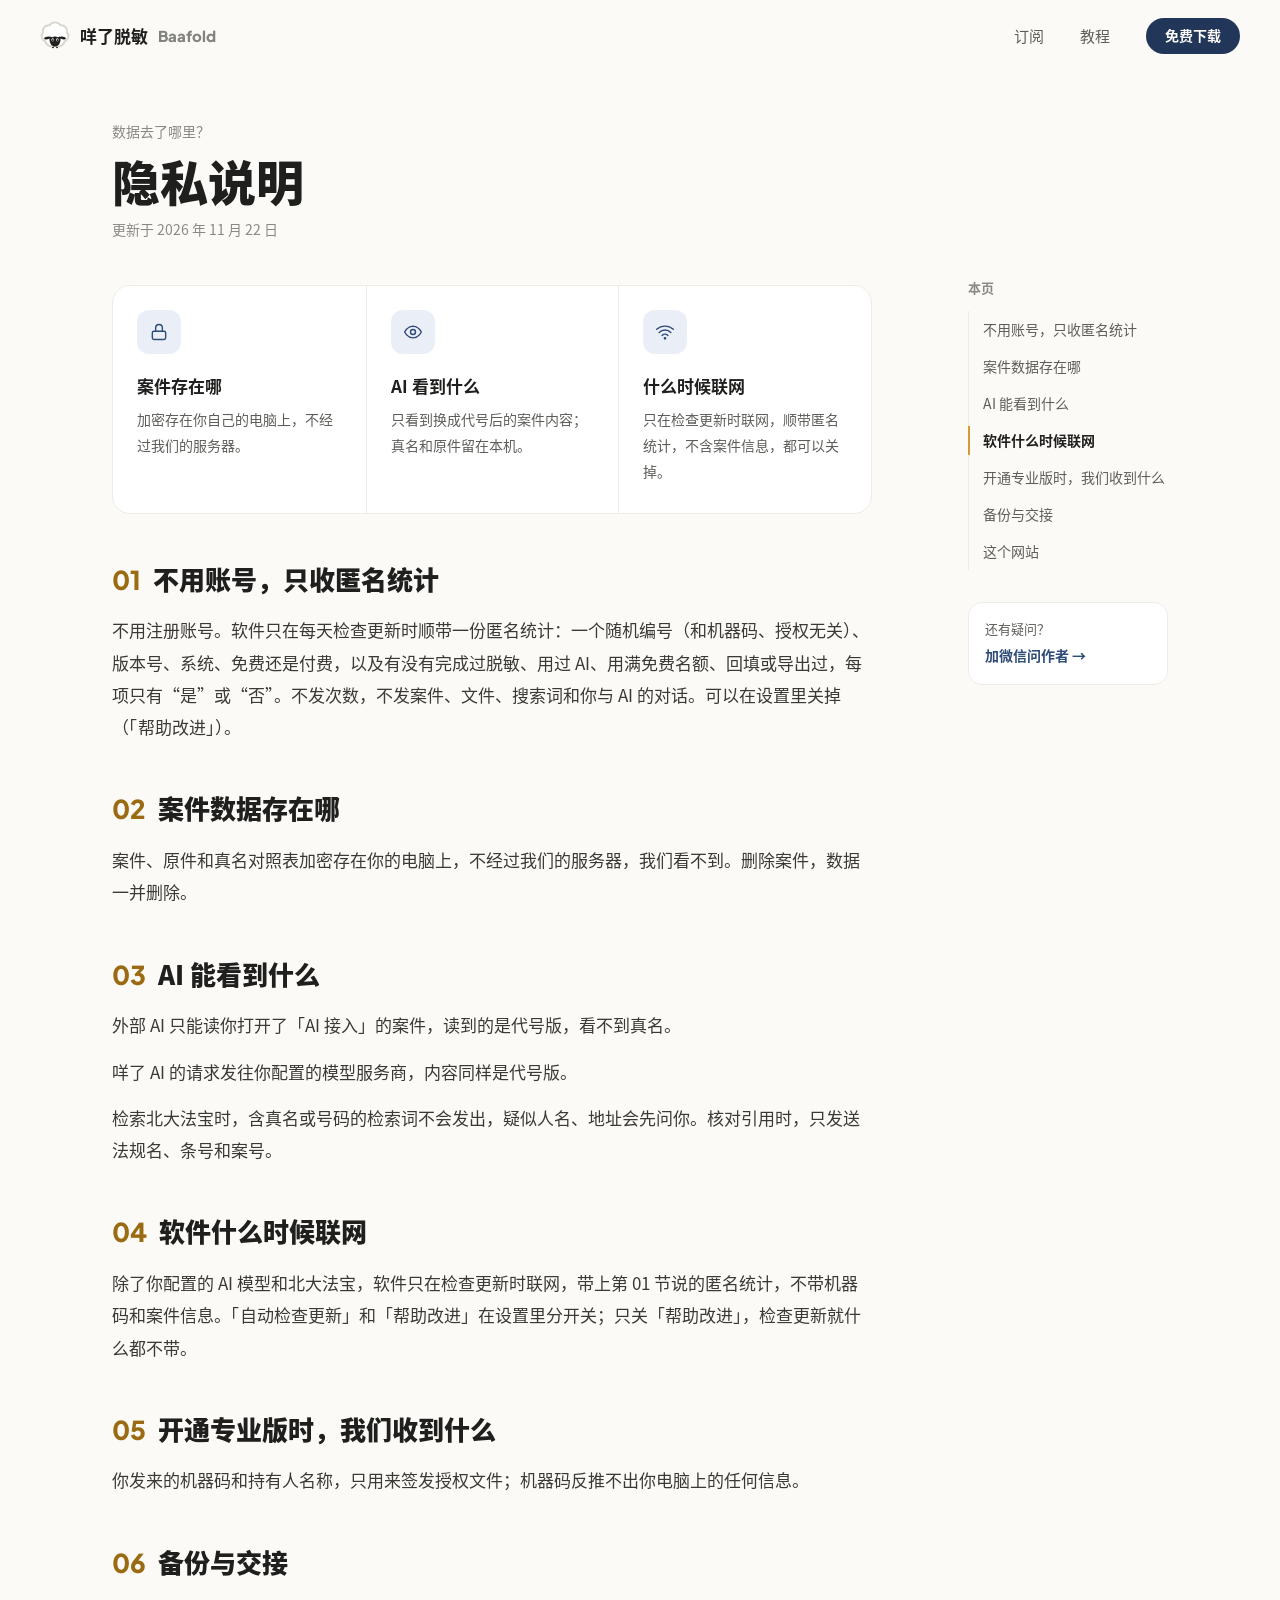
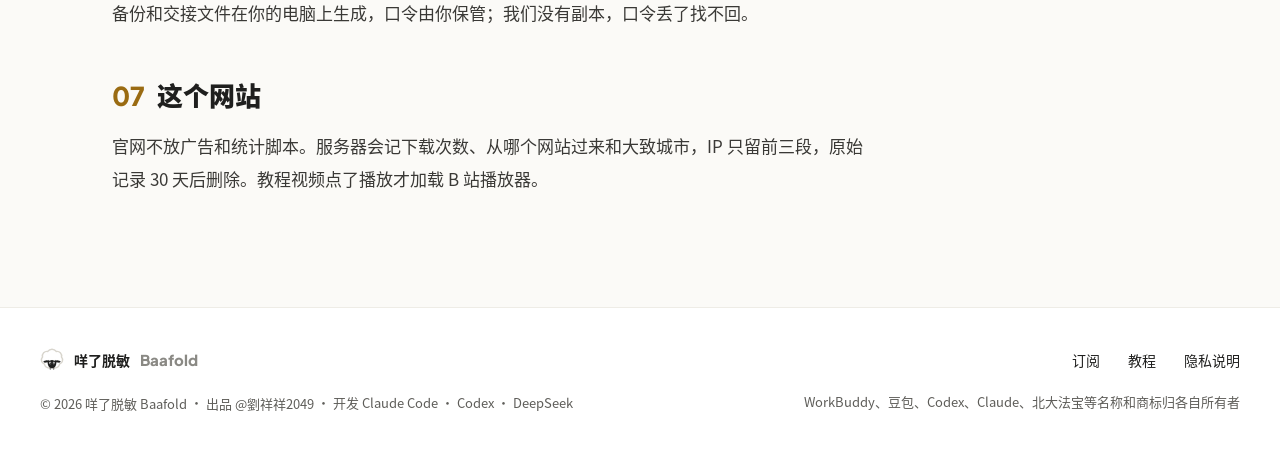
<file: privacy.html>
<!doctype html>
<html lang="zh-CN">
<head>
<meta charset="utf-8">
<meta name="viewport" content="width=device-width, initial-scale=1">
<title>隐私说明：案件存在哪里，AI 能看到什么｜咩了脱敏</title>
<meta name="description" content="咩了脱敏隐私说明：案件加密存在你自己的电脑上，不经过我们的服务器；AI 只看到换成代号后的内容；软件自身只在检查更新时联网，顺带一份可以关掉的匿名统计。">
<link rel="canonical" href="https://www.baafold.com/privacy.html">
<meta property="og:title" content="隐私说明：案件存在哪里，AI 能看到什么｜咩了脱敏">
<meta property="og:description" content="咩了脱敏隐私说明：案件加密存在你自己的电脑上，不经过我们的服务器；AI 只看到换成代号后的内容；软件自身只在检查更新时联网，顺带一份可以关掉的匿名统计。">
<meta property="og:type" content="website">
<meta property="og:site_name" content="咩了脱敏 Baafold">
<meta property="og:locale" content="zh_CN">
<meta property="og:url" content="https://www.baafold.com/privacy.html">
<meta property="og:image" content="https://www.baafold.com/assets/og.png">
<meta property="og:image:width" content="1200">
<meta property="og:image:height" content="630">
<meta name="theme-color" content="#22365A">
<link rel="icon" href="assets/icons/favicon.ico" sizes="16x16 32x32 48x48">
<link rel="icon" href="assets/icons/favicon.svg" type="image/svg+xml">
<link rel="apple-touch-icon" href="assets/icons/apple-touch-icon.png">
<link rel="preload" href="assets/fonts/sans-400.woff2" as="font" type="font/woff2" crossorigin>
<link rel="preload" href="assets/fonts/sans-900.woff2" as="font" type="font/woff2" crossorigin>
<link rel="stylesheet" href="assets/site.css">
<script>(function(){var d=document.documentElement,n=navigator;d.classList.add("js");var p=(n.userAgentData&&n.userAgentData.platform)||n.platform||"",u=n.userAgent||"";
var mob=/iPhone|iPad|iPod|Android|HarmonyOS|Mobile/i.test(u)||(/mac/i.test(p)&&n.maxTouchPoints>1);
d.setAttribute("data-os",mob?"mobile":/mac/i.test(p)?"mac":"win");
if(!(window.matchMedia&&matchMedia("(prefers-reduced-motion: reduce)").matches)&&"IntersectionObserver" in window)d.classList.add("anim");})();</script>

</head>
<body class="page-doc page-privacy">
<header class="topbar is-top" data-topbar data-tone="light">
  <div class="wrap topbar__in">
    <a class="brand" href="index.html" aria-label="咩了脱敏首页"><svg xmlns="http://www.w3.org/2000/svg" width="30" height="29" aria-hidden="true" focusable="false" class="brand__sheep brand__sheep--d" viewBox="20 12 200 194"><rect x="99.0" y="168" width="14" height="26" rx="7.0" fill="#1F1F1E"/><rect x="127.0" y="168" width="14" height="26" rx="7.0" fill="#1F1F1E"/><path d="M155.58,40.93 A38.99,38.99 0 0 1 199.94,88.42 A36.78,36.78 0 0 1 184.11,147.64 A41.59,41.59 0 0 1 120.00,174.00 A41.59,41.59 0 0 1 55.89,147.64 A36.78,36.78 0 0 1 40.06,88.42 A38.99,38.99 0 0 1 84.42,40.93 A42.69,42.69 0 0 1 155.58,40.93 Z" fill="#FBFAF7" /><g transform="translate(0 0)"><ellipse cx="68.00" cy="126.00" rx="21.00" ry="9.00" fill="#1F1F1E" transform="rotate(-8 68.00 126.00)" /><ellipse cx="172.00" cy="126.00" rx="21.00" ry="9.00" fill="#1F1F1E" transform="rotate(8 172.00 126.00)" /><path d="M120.00,101.00 C151.08,101.00 157.00,115.76 157.00,132.16 C157.00,151.84 148.08,183.00 120.00,183.00 C91.92,183.00 83.00,151.84 83.00,132.16 C83.00,115.76 88.92,101.00 120.00,101.00 Z" fill="#1F1F1E"/><circle cx="100.00" cy="105.00" r="15.00" fill="#FBFAF7" /><circle cx="120.00" cy="99.00" r="17.00" fill="#FBFAF7" /><circle cx="140.00" cy="105.00" r="15.00" fill="#FBFAF7" /><ellipse cx="104.50" cy="138.00" rx="8.50" ry="11.00" fill="#FFFFFF" transform="rotate(0 104.50 138.00)" /><ellipse cx="105.52" cy="139.98" rx="5.61" ry="7.62" fill="#1F1F1E" transform="rotate(0 105.52 139.98)" /><circle cx="107.56" cy="135.58" r="2.04" fill="#FFFFFF" /><ellipse cx="135.50" cy="138.00" rx="8.50" ry="11.00" fill="#FFFFFF" transform="rotate(0 135.50 138.00)" /><ellipse cx="136.52" cy="139.98" rx="5.61" ry="7.62" fill="#1F1F1E" transform="rotate(0 136.52 139.98)" /><circle cx="138.56" cy="135.58" r="2.04" fill="#FFFFFF" /></g></svg><svg xmlns="http://www.w3.org/2000/svg" width="30" height="29" aria-hidden="true" focusable="false" class="brand__sheep brand__sheep--l" viewBox="20 12 200 194"><rect x="99.0" y="168" width="14" height="26" rx="7.0" fill="#1F1F1E"/><rect x="127.0" y="168" width="14" height="26" rx="7.0" fill="#1F1F1E"/><path d="M155.58,40.93 A38.99,38.99 0 0 1 199.94,88.42 A36.78,36.78 0 0 1 184.11,147.64 A41.59,41.59 0 0 1 120.00,174.00 A41.59,41.59 0 0 1 55.89,147.64 A36.78,36.78 0 0 1 40.06,88.42 A38.99,38.99 0 0 1 84.42,40.93 A42.69,42.69 0 0 1 155.58,40.93 Z" fill="#FFFFFF" stroke="#D8D5CD" stroke-width="12" /><g transform="translate(0 0)"><ellipse cx="68.00" cy="126.00" rx="21.00" ry="9.00" fill="#1F1F1E" transform="rotate(-8 68.00 126.00)" /><ellipse cx="172.00" cy="126.00" rx="21.00" ry="9.00" fill="#1F1F1E" transform="rotate(8 172.00 126.00)" /><path d="M120.00,101.00 C151.08,101.00 157.00,115.76 157.00,132.16 C157.00,151.84 148.08,183.00 120.00,183.00 C91.92,183.00 83.00,151.84 83.00,132.16 C83.00,115.76 88.92,101.00 120.00,101.00 Z" fill="#1F1F1E"/><circle cx="100.00" cy="105.00" r="15.00" fill="#FFFFFF" /><circle cx="120.00" cy="99.00" r="17.00" fill="#FFFFFF" /><circle cx="140.00" cy="105.00" r="15.00" fill="#FFFFFF" /><ellipse cx="104.50" cy="138.00" rx="8.50" ry="11.00" fill="#FFFFFF" transform="rotate(0 104.50 138.00)" /><ellipse cx="105.52" cy="139.98" rx="5.61" ry="7.62" fill="#1F1F1E" transform="rotate(0 105.52 139.98)" /><circle cx="107.56" cy="135.58" r="2.04" fill="#FFFFFF" /><ellipse cx="135.50" cy="138.00" rx="8.50" ry="11.00" fill="#FFFFFF" transform="rotate(0 135.50 138.00)" /><ellipse cx="136.52" cy="139.98" rx="5.61" ry="7.62" fill="#1F1F1E" transform="rotate(0 136.52 139.98)" /><circle cx="138.56" cy="135.58" r="2.04" fill="#FFFFFF" /></g></svg><span class="brand__zh">咩了脱敏</span><span class="brand__en">Baafold</span></a>
    <nav class="topbar__nav" aria-label="主菜单"><a class="nav-link" href="pricing.html">订阅</a><a class="nav-link" href="guide/index.html">教程</a><a class="btn btn--light btn--sm os os-mac" href="https://www.baafold.com/download/mac?v=0.1.0">免费下载</a><a class="btn btn--light btn--sm os os-win" href="https://www.baafold.com/download/win?v=0.1.0">免费下载</a><a class="btn btn--light btn--sm os os-any" href="#qr" data-qr aria-haspopup="dialog">免费下载</a></nav>
    <button class="menu-btn" type="button" aria-label="打开菜单" aria-expanded="false" aria-controls="m-menu" data-menu><svg class="ico" width="22" height="22" viewBox="0 0 24 24" fill="none" stroke="currentColor" stroke-width="2" stroke-linecap="round" stroke-linejoin="round" aria-hidden="true" focusable="false"><path d="M4 7h16M4 12h16M4 17h16"/></svg></button>
  </div>
  <nav class="m-menu" id="m-menu" aria-label="主菜单" hidden><a class="nav-link" href="pricing.html">订阅</a><a class="nav-link" href="guide/index.html">教程</a><a class="btn btn--light btn--block os os-mac" href="https://www.baafold.com/download/mac?v=0.1.0"><svg class="ico" width="15" height="15" viewBox="0 0 24 24" fill="currentColor" aria-hidden="true" focusable="false"><path d="M16.4 12.6c0-2.4 2-3.6 2.1-3.7-1.2-1.7-3-1.9-3.6-2-1.5-.2-3 .9-3.8.9-.8 0-2-.9-3.3-.9-1.7 0-3.3 1-4.2 2.5-1.8 3.1-.5 7.7 1.3 10.2.9 1.2 1.9 2.6 3.2 2.6 1.3-.1 1.8-.8 3.3-.8s2 .8 3.3.8c1.4 0 2.3-1.3 3.1-2.5 1-1.4 1.4-2.8 1.4-2.9 0 0-2.7-1-2.8-4.2zM14 5.3c.7-.8 1.2-2 1-3.1-1 0-2.2.7-2.9 1.5-.6.7-1.2 1.9-1 3 1.1.1 2.2-.6 2.9-1.4z"/></svg>免费下载 Mac 版</a><a class="btn btn--light btn--block os os-win" href="https://www.baafold.com/download/win?v=0.1.0"><svg class="ico" width="14" height="14" viewBox="0 0 24 24" fill="currentColor" aria-hidden="true" focusable="false"><path d="M3 5.5l7.5-1v7H3zM11.5 4.4L21 3v8.5h-9.5zM3 12.5h7.5v7L3 18.5zM11.5 12.5H21V21l-9.5-1.3z"/></svg>免费下载 Windows 版</a><a class="btn btn--light btn--block os os-any" href="#qr" data-qr aria-haspopup="dialog">免费下载</a></nav>
</header>
<main id="main" class="doc-page">
  <div class="wrap doc-grid doc-grid--2">
    <article class="doc-main doc-main--wide">
      <p class="crumb">数据去了哪里？</p>
      <h1 class="doc-title">隐私说明</h1>
      <p class="doc-date">更新于 2026 年 11 月 22 日</p>

      <div class="sum">
        <div class="sum__item"><span class="tile__ico"><svg class="ico" width="20" height="20" viewBox="0 0 24 24" fill="none" stroke="currentColor" stroke-width="2" stroke-linecap="round" stroke-linejoin="round" aria-hidden="true" focusable="false"><rect x="4" y="11" width="16" height="10" rx="2"/><path d="M8 11V7a4 4 0 0 1 8 0v4"/></svg></span><div><b>案件存在哪</b><p>加密存在你自己的电脑上，不经过我们的服务器。</p></div></div>
        <div class="sum__item"><span class="tile__ico"><svg class="ico" width="20" height="20" viewBox="0 0 24 24" fill="none" stroke="currentColor" stroke-width="2" stroke-linecap="round" stroke-linejoin="round" aria-hidden="true" focusable="false"><path d="M2 12s3.6-7 10-7 10 7 10 7-3.6 7-10 7S2 12 2 12z"/><circle cx="12" cy="12" r="3"/></svg></span><div><b>AI 看到什么</b><p>只看到换成代号后的案件内容；真名和原件留在本机。</p></div></div>
        <div class="sum__item"><span class="tile__ico"><svg class="ico" width="20" height="20" viewBox="0 0 24 24" fill="none" stroke="currentColor" stroke-width="2" stroke-linecap="round" stroke-linejoin="round" aria-hidden="true" focusable="false"><path d="M2 8.8a15 15 0 0 1 20 0M5 12.5a10 10 0 0 1 14 0M8.5 16.1a5 5 0 0 1 7 0"/><circle cx="12" cy="19.5" r=".8" fill="currentColor"/></svg></span><div><b>什么时候联网</b><p>只在检查更新时联网，顺带匿名统计，不含案件信息，都可以关掉。</p></div></div>
      </div>

      <div class="secs" data-secs>
        <details class="sec" id="p-1" open><summary><span class="sec__no">01</span><h2>不用账号，只收匿名统计</h2><i class="sec__chev" aria-hidden="true"><svg class="ico" width="16" height="16" viewBox="0 0 24 24" fill="none" stroke="currentColor" stroke-width="2" stroke-linecap="round" stroke-linejoin="round" aria-hidden="true" focusable="false"><path d="M6 9l6 6 6-6"/></svg></i></summary>
          <div class="sec__body"><p>不用注册账号。软件只在每天检查更新时顺带一份匿名统计：一个随机编号（和机器码、授权无关）、版本号、系统、免费还是付费，以及有没有完成过脱敏、用过 AI、用满免费名额、回填或导出过，每项只有“是”或“否”。不发次数，不发案件、文件、搜索词和你与 AI 的对话。可以在设置里关掉（「帮助改进」）。</p></div></details>
        <details class="sec" id="p-2" open><summary><span class="sec__no">02</span><h2>案件数据存在哪</h2><i class="sec__chev" aria-hidden="true"><svg class="ico" width="16" height="16" viewBox="0 0 24 24" fill="none" stroke="currentColor" stroke-width="2" stroke-linecap="round" stroke-linejoin="round" aria-hidden="true" focusable="false"><path d="M6 9l6 6 6-6"/></svg></i></summary>
          <div class="sec__body"><p>案件、原件和真名对照表加密存在你的电脑上，不经过我们的服务器，我们看不到。删除案件，数据一并删除。</p></div></details>
        <details class="sec" id="p-3" open><summary><span class="sec__no">03</span><h2>AI 能看到什么</h2><i class="sec__chev" aria-hidden="true"><svg class="ico" width="16" height="16" viewBox="0 0 24 24" fill="none" stroke="currentColor" stroke-width="2" stroke-linecap="round" stroke-linejoin="round" aria-hidden="true" focusable="false"><path d="M6 9l6 6 6-6"/></svg></i></summary>
          <div class="sec__body"><p>外部 AI 只能读你打开了「AI 接入」的案件，读到的是代号版，看不到真名。</p><p>咩了 AI 的请求发往你配置的模型服务商，内容同样是代号版。</p><p>检索北大法宝时，含真名或号码的检索词不会发出，疑似人名、地址会先问你。核对引用时，只发送法规名、条号和案号。</p></div></details>
        <details class="sec" id="p-4" open><summary><span class="sec__no">04</span><h2>软件什么时候联网</h2><i class="sec__chev" aria-hidden="true"><svg class="ico" width="16" height="16" viewBox="0 0 24 24" fill="none" stroke="currentColor" stroke-width="2" stroke-linecap="round" stroke-linejoin="round" aria-hidden="true" focusable="false"><path d="M6 9l6 6 6-6"/></svg></i></summary>
          <div class="sec__body"><p>除了你配置的 AI 模型和北大法宝，软件只在检查更新时联网，带上第 01 节说的匿名统计，不带机器码和案件信息。「自动检查更新」和「帮助改进」在设置里分开关；只关「帮助改进」，检查更新就什么都不带。</p></div></details>
        <details class="sec" id="p-5" open><summary><span class="sec__no">05</span><h2>开通专业版时，我们收到什么</h2><i class="sec__chev" aria-hidden="true"><svg class="ico" width="16" height="16" viewBox="0 0 24 24" fill="none" stroke="currentColor" stroke-width="2" stroke-linecap="round" stroke-linejoin="round" aria-hidden="true" focusable="false"><path d="M6 9l6 6 6-6"/></svg></i></summary>
          <div class="sec__body"><p>你发来的机器码和持有人名称，只用来签发授权文件；机器码反推不出你电脑上的任何信息。</p></div></details>
        <details class="sec" id="p-6" open><summary><span class="sec__no">06</span><h2>备份与交接</h2><i class="sec__chev" aria-hidden="true"><svg class="ico" width="16" height="16" viewBox="0 0 24 24" fill="none" stroke="currentColor" stroke-width="2" stroke-linecap="round" stroke-linejoin="round" aria-hidden="true" focusable="false"><path d="M6 9l6 6 6-6"/></svg></i></summary>
          <div class="sec__body"><p>备份和交接文件在你的电脑上生成，口令由你保管；我们没有副本，口令丢了找不回。</p></div></details>
        <details class="sec" id="p-7" open><summary><span class="sec__no">07</span><h2>这个网站</h2><i class="sec__chev" aria-hidden="true"><svg class="ico" width="16" height="16" viewBox="0 0 24 24" fill="none" stroke="currentColor" stroke-width="2" stroke-linecap="round" stroke-linejoin="round" aria-hidden="true" focusable="false"><path d="M6 9l6 6 6-6"/></svg></i></summary>
          <div class="sec__body"><p>官网不放广告和统计脚本。服务器会记下载次数、从哪个网站过来和大致城市，IP 只留前三段，原始记录 30 天后删除。教程视频点了播放才加载 B 站播放器。</p></div></details>
      </div>
      <a class="ask ask--row m-only" href="#qr" data-qr data-qr-note="关于数据和隐私，直接在微信里问" aria-haspopup="dialog"><span>还有疑问？</span><b>加微信问作者 →</b></a>
    </article>

    <aside class="doc-right doc-right--low">
      <p class="onpage__lab">本页</p>
      <nav class="onpage" aria-label="本页" data-onpage>
        <a href="#p-1">不用账号，只收匿名统计</a><a href="#p-2">案件数据存在哪</a><a href="#p-3">AI 能看到什么</a><a href="#p-4">软件什么时候联网</a><a href="#p-5">开通专业版时，我们收到什么</a><a href="#p-6">备份与交接</a><a href="#p-7">这个网站</a>
      </nav>
      <a class="ask" href="#qr" data-qr data-qr-note="关于数据和隐私，直接在微信里问" aria-haspopup="dialog"><span>还有疑问？</span><b>加微信问作者 →</b></a>
    </aside>
  </div>
</main>
<footer class="footer">
  <div class="wrap">
    <div class="footer__top">
      <a class="footer__brand" href="index.html"><svg xmlns="http://www.w3.org/2000/svg" width="24" height="23" aria-hidden="true" focusable="false" viewBox="20 12 200 194"><rect x="99.0" y="168" width="14" height="26" rx="7.0" fill="#1F1F1E"/><rect x="127.0" y="168" width="14" height="26" rx="7.0" fill="#1F1F1E"/><path d="M155.58,40.93 A38.99,38.99 0 0 1 199.94,88.42 A36.78,36.78 0 0 1 184.11,147.64 A41.59,41.59 0 0 1 120.00,174.00 A41.59,41.59 0 0 1 55.89,147.64 A36.78,36.78 0 0 1 40.06,88.42 A38.99,38.99 0 0 1 84.42,40.93 A42.69,42.69 0 0 1 155.58,40.93 Z" fill="#FFFFFF" stroke="#D8D5CD" stroke-width="12" /><g transform="translate(0 0)"><ellipse cx="68.00" cy="126.00" rx="21.00" ry="9.00" fill="#1F1F1E" transform="rotate(-8 68.00 126.00)" /><ellipse cx="172.00" cy="126.00" rx="21.00" ry="9.00" fill="#1F1F1E" transform="rotate(8 172.00 126.00)" /><path d="M120.00,101.00 C151.08,101.00 157.00,115.76 157.00,132.16 C157.00,151.84 148.08,183.00 120.00,183.00 C91.92,183.00 83.00,151.84 83.00,132.16 C83.00,115.76 88.92,101.00 120.00,101.00 Z" fill="#1F1F1E"/><circle cx="100.00" cy="105.00" r="15.00" fill="#FFFFFF" /><circle cx="120.00" cy="99.00" r="17.00" fill="#FFFFFF" /><circle cx="140.00" cy="105.00" r="15.00" fill="#FFFFFF" /><ellipse cx="104.50" cy="138.00" rx="8.50" ry="11.00" fill="#FFFFFF" transform="rotate(0 104.50 138.00)" /><ellipse cx="105.52" cy="139.98" rx="5.61" ry="7.62" fill="#1F1F1E" transform="rotate(0 105.52 139.98)" /><circle cx="107.56" cy="135.58" r="2.04" fill="#FFFFFF" /><ellipse cx="135.50" cy="138.00" rx="8.50" ry="11.00" fill="#FFFFFF" transform="rotate(0 135.50 138.00)" /><ellipse cx="136.52" cy="139.98" rx="5.61" ry="7.62" fill="#1F1F1E" transform="rotate(0 136.52 139.98)" /><circle cx="138.56" cy="135.58" r="2.04" fill="#FFFFFF" /></g></svg><span>咩了脱敏</span><span class="brand__en">Baafold</span></a>
      <nav class="footer__nav" aria-label="页脚"><a href="pricing.html">订阅</a><a href="guide/index.html">教程</a><a href="privacy.html">隐私说明</a></nav>
    </div>
    <div class="footer__bottom">
      <p class="footer__credit"><span>© 2026 咩了脱敏 Baafold</span><span>出品 @劉祥祥2049</span><span>开发 <a href="https://claude.com/claude-code" target="_blank" rel="noopener">Claude Code</a> · <a href="https://openai.com/codex" target="_blank" rel="noopener">Codex</a> · <a href="https://www.deepseek.com" target="_blank" rel="noopener">DeepSeek</a></span></p>
      <p class="footer__tm">WorkBuddy、豆包、Codex、Claude、北大法宝等名称和商标归各自所有者</p>
    </div>
  </div>
</footer>
<dialog class="qr" id="qr" aria-labelledby="qr-title">
  <button class="close-x" type="button" aria-label="关闭" data-close><svg class="ico" width="18" height="18" viewBox="0 0 24 24" fill="none" stroke="currentColor" stroke-width="2" stroke-linecap="round" stroke-linejoin="round" aria-hidden="true" focusable="false"><path d="M6 6l12 12M18 6L6 18"/></svg></button>
  <img src="assets/img/wechat-qr.png" alt="微信好友二维码" width="200" height="200">
  <p class="qr__title" id="qr-title">微信扫一扫，加我为好友</p>
  <p class="qr__note" data-qr-note>手机上装不了，请在电脑上打开官网下载；有问题直接在微信里问</p>
</dialog>
<script src="assets/site.js" defer></script>
</body>
</html>
</file>
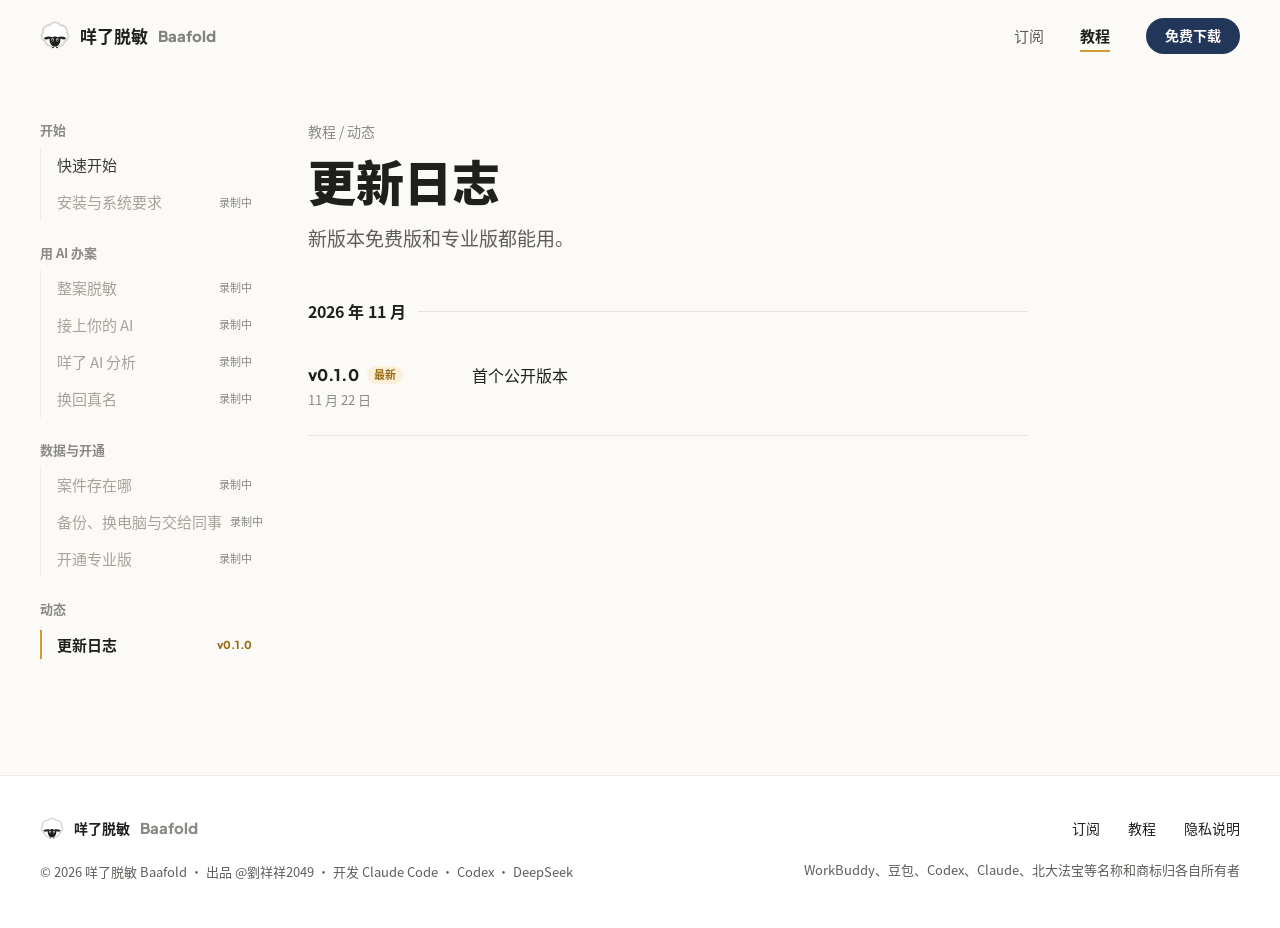
<file: guide/changelog.html>
<!doctype html>
<html lang="zh-CN">
<head>
<meta charset="utf-8">
<meta name="viewport" content="width=device-width, initial-scale=1">
<title>更新日志｜咩了脱敏</title>
<meta name="description" content="咩了脱敏持续更新，新版本对免费版和专业版都开放。每个版本一句话说明改了什么。">
<link rel="canonical" href="https://www.baafold.com/guide/changelog.html">
<meta property="og:title" content="更新日志｜咩了脱敏">
<meta property="og:description" content="咩了脱敏持续更新，新版本对免费版和专业版都开放。每个版本一句话说明改了什么。">
<meta property="og:type" content="website">
<meta property="og:site_name" content="咩了脱敏 Baafold">
<meta property="og:locale" content="zh_CN">
<meta property="og:url" content="https://www.baafold.com/guide/changelog.html">
<meta property="og:image" content="https://www.baafold.com/assets/og.png">
<meta property="og:image:width" content="1200">
<meta property="og:image:height" content="630">
<meta name="theme-color" content="#22365A">
<link rel="icon" href="../assets/icons/favicon.ico" sizes="16x16 32x32 48x48">
<link rel="icon" href="../assets/icons/favicon.svg" type="image/svg+xml">
<link rel="apple-touch-icon" href="../assets/icons/apple-touch-icon.png">
<link rel="preload" href="../assets/fonts/sans-400.woff2" as="font" type="font/woff2" crossorigin>
<link rel="preload" href="../assets/fonts/sans-900.woff2" as="font" type="font/woff2" crossorigin>
<link rel="stylesheet" href="../assets/site.css">
<script>(function(){var d=document.documentElement,n=navigator;d.classList.add("js");var p=(n.userAgentData&&n.userAgentData.platform)||n.platform||"",u=n.userAgent||"";
var mob=/iPhone|iPad|iPod|Android|HarmonyOS|Mobile/i.test(u)||(/mac/i.test(p)&&n.maxTouchPoints>1);
d.setAttribute("data-os",mob?"mobile":/mac/i.test(p)?"mac":"win");
if(!(window.matchMedia&&matchMedia("(prefers-reduced-motion: reduce)").matches)&&"IntersectionObserver" in window)d.classList.add("anim");})();</script>

</head>
<body class="page-doc">
<header class="topbar is-top" data-topbar data-tone="light">
  <div class="wrap topbar__in">
    <a class="brand" href="../index.html" aria-label="咩了脱敏首页"><svg xmlns="http://www.w3.org/2000/svg" width="30" height="29" aria-hidden="true" focusable="false" class="brand__sheep brand__sheep--d" viewBox="20 12 200 194"><rect x="99.0" y="168" width="14" height="26" rx="7.0" fill="#1F1F1E"/><rect x="127.0" y="168" width="14" height="26" rx="7.0" fill="#1F1F1E"/><path d="M155.58,40.93 A38.99,38.99 0 0 1 199.94,88.42 A36.78,36.78 0 0 1 184.11,147.64 A41.59,41.59 0 0 1 120.00,174.00 A41.59,41.59 0 0 1 55.89,147.64 A36.78,36.78 0 0 1 40.06,88.42 A38.99,38.99 0 0 1 84.42,40.93 A42.69,42.69 0 0 1 155.58,40.93 Z" fill="#FBFAF7" /><g transform="translate(0 0)"><ellipse cx="68.00" cy="126.00" rx="21.00" ry="9.00" fill="#1F1F1E" transform="rotate(-8 68.00 126.00)" /><ellipse cx="172.00" cy="126.00" rx="21.00" ry="9.00" fill="#1F1F1E" transform="rotate(8 172.00 126.00)" /><path d="M120.00,101.00 C151.08,101.00 157.00,115.76 157.00,132.16 C157.00,151.84 148.08,183.00 120.00,183.00 C91.92,183.00 83.00,151.84 83.00,132.16 C83.00,115.76 88.92,101.00 120.00,101.00 Z" fill="#1F1F1E"/><circle cx="100.00" cy="105.00" r="15.00" fill="#FBFAF7" /><circle cx="120.00" cy="99.00" r="17.00" fill="#FBFAF7" /><circle cx="140.00" cy="105.00" r="15.00" fill="#FBFAF7" /><ellipse cx="104.50" cy="138.00" rx="8.50" ry="11.00" fill="#FFFFFF" transform="rotate(0 104.50 138.00)" /><ellipse cx="105.52" cy="139.98" rx="5.61" ry="7.62" fill="#1F1F1E" transform="rotate(0 105.52 139.98)" /><circle cx="107.56" cy="135.58" r="2.04" fill="#FFFFFF" /><ellipse cx="135.50" cy="138.00" rx="8.50" ry="11.00" fill="#FFFFFF" transform="rotate(0 135.50 138.00)" /><ellipse cx="136.52" cy="139.98" rx="5.61" ry="7.62" fill="#1F1F1E" transform="rotate(0 136.52 139.98)" /><circle cx="138.56" cy="135.58" r="2.04" fill="#FFFFFF" /></g></svg><svg xmlns="http://www.w3.org/2000/svg" width="30" height="29" aria-hidden="true" focusable="false" class="brand__sheep brand__sheep--l" viewBox="20 12 200 194"><rect x="99.0" y="168" width="14" height="26" rx="7.0" fill="#1F1F1E"/><rect x="127.0" y="168" width="14" height="26" rx="7.0" fill="#1F1F1E"/><path d="M155.58,40.93 A38.99,38.99 0 0 1 199.94,88.42 A36.78,36.78 0 0 1 184.11,147.64 A41.59,41.59 0 0 1 120.00,174.00 A41.59,41.59 0 0 1 55.89,147.64 A36.78,36.78 0 0 1 40.06,88.42 A38.99,38.99 0 0 1 84.42,40.93 A42.69,42.69 0 0 1 155.58,40.93 Z" fill="#FFFFFF" stroke="#D8D5CD" stroke-width="12" /><g transform="translate(0 0)"><ellipse cx="68.00" cy="126.00" rx="21.00" ry="9.00" fill="#1F1F1E" transform="rotate(-8 68.00 126.00)" /><ellipse cx="172.00" cy="126.00" rx="21.00" ry="9.00" fill="#1F1F1E" transform="rotate(8 172.00 126.00)" /><path d="M120.00,101.00 C151.08,101.00 157.00,115.76 157.00,132.16 C157.00,151.84 148.08,183.00 120.00,183.00 C91.92,183.00 83.00,151.84 83.00,132.16 C83.00,115.76 88.92,101.00 120.00,101.00 Z" fill="#1F1F1E"/><circle cx="100.00" cy="105.00" r="15.00" fill="#FFFFFF" /><circle cx="120.00" cy="99.00" r="17.00" fill="#FFFFFF" /><circle cx="140.00" cy="105.00" r="15.00" fill="#FFFFFF" /><ellipse cx="104.50" cy="138.00" rx="8.50" ry="11.00" fill="#FFFFFF" transform="rotate(0 104.50 138.00)" /><ellipse cx="105.52" cy="139.98" rx="5.61" ry="7.62" fill="#1F1F1E" transform="rotate(0 105.52 139.98)" /><circle cx="107.56" cy="135.58" r="2.04" fill="#FFFFFF" /><ellipse cx="135.50" cy="138.00" rx="8.50" ry="11.00" fill="#FFFFFF" transform="rotate(0 135.50 138.00)" /><ellipse cx="136.52" cy="139.98" rx="5.61" ry="7.62" fill="#1F1F1E" transform="rotate(0 136.52 139.98)" /><circle cx="138.56" cy="135.58" r="2.04" fill="#FFFFFF" /></g></svg><span class="brand__zh">咩了脱敏</span><span class="brand__en">Baafold</span></a>
    <nav class="topbar__nav" aria-label="主菜单"><a class="nav-link" href="../pricing.html">订阅</a><a class="nav-link" href="../guide/index.html" aria-current="page">教程</a><a class="btn btn--light btn--sm os os-mac" href="https://www.baafold.com/download/mac?v=0.1.0">免费下载</a><a class="btn btn--light btn--sm os os-win" href="https://www.baafold.com/download/win?v=0.1.0">免费下载</a><a class="btn btn--light btn--sm os os-any" href="#qr" data-qr aria-haspopup="dialog">免费下载</a></nav>
    <button class="menu-btn" type="button" aria-label="打开菜单" aria-expanded="false" aria-controls="m-menu" data-menu><svg class="ico" width="22" height="22" viewBox="0 0 24 24" fill="none" stroke="currentColor" stroke-width="2" stroke-linecap="round" stroke-linejoin="round" aria-hidden="true" focusable="false"><path d="M4 7h16M4 12h16M4 17h16"/></svg></button>
  </div>
  <nav class="m-menu" id="m-menu" aria-label="主菜单" hidden><a class="nav-link" href="../pricing.html">订阅</a><a class="nav-link" href="../guide/index.html" aria-current="page">教程</a><a class="btn btn--light btn--block os os-mac" href="https://www.baafold.com/download/mac?v=0.1.0"><svg class="ico" width="15" height="15" viewBox="0 0 24 24" fill="currentColor" aria-hidden="true" focusable="false"><path d="M16.4 12.6c0-2.4 2-3.6 2.1-3.7-1.2-1.7-3-1.9-3.6-2-1.5-.2-3 .9-3.8.9-.8 0-2-.9-3.3-.9-1.7 0-3.3 1-4.2 2.5-1.8 3.1-.5 7.7 1.3 10.2.9 1.2 1.9 2.6 3.2 2.6 1.3-.1 1.8-.8 3.3-.8s2 .8 3.3.8c1.4 0 2.3-1.3 3.1-2.5 1-1.4 1.4-2.8 1.4-2.9 0 0-2.7-1-2.8-4.2zM14 5.3c.7-.8 1.2-2 1-3.1-1 0-2.2.7-2.9 1.5-.6.7-1.2 1.9-1 3 1.1.1 2.2-.6 2.9-1.4z"/></svg>免费下载 Mac 版</a><a class="btn btn--light btn--block os os-win" href="https://www.baafold.com/download/win?v=0.1.0"><svg class="ico" width="14" height="14" viewBox="0 0 24 24" fill="currentColor" aria-hidden="true" focusable="false"><path d="M3 5.5l7.5-1v7H3zM11.5 4.4L21 3v8.5h-9.5zM3 12.5h7.5v7L3 18.5zM11.5 12.5H21V21l-9.5-1.3z"/></svg>免费下载 Windows 版</a><a class="btn btn--light btn--block os os-any" href="#qr" data-qr aria-haspopup="dialog">免费下载</a></nav>
</header>
<main id="main" class="doc-page">
  <div class="wrap doc-grid">
    <aside class="doc-left"><div class="toc-wrap">
<button class="toc-bar" type="button" aria-expanded="false" aria-controls="toc" data-toc><svg class="ico" width="18" height="18" viewBox="0 0 24 24" fill="none" stroke="currentColor" stroke-width="2" stroke-linecap="round" stroke-linejoin="round" aria-hidden="true" focusable="false"><path d="M8 6h13M8 12h13M8 18h13M3 6h.01M3 12h.01M3 18h.01"/></svg><span class="toc-bar__lab">目录</span><span class="toc-bar__cur">更新日志</span><svg class="ico toc-bar__chev" width="18" height="18" viewBox="0 0 24 24" fill="none" stroke="currentColor" stroke-width="2" stroke-linecap="round" stroke-linejoin="round" aria-hidden="true" focusable="false"><path d="M6 9l6 6 6-6"/></svg></button>
<nav class="toc" id="toc" aria-label="教程目录">
<p class="toc__group">开始</p><ul>
<li><a class="toc__item" href="../guide/start.html">快速开始</a></li>
<li><span class="toc__item is-rec">安装与系统要求<em>录制中</em></span></li>
</ul>
<p class="toc__group">用 AI 办案</p><ul>
<li><span class="toc__item is-rec">整案脱敏<em>录制中</em></span></li>
<li><span class="toc__item is-rec">接上你的 AI<em>录制中</em></span></li>
<li><span class="toc__item is-rec">咩了 AI 分析<em>录制中</em></span></li>
<li><span class="toc__item is-rec">换回真名<em>录制中</em></span></li>
</ul>
<p class="toc__group">数据与开通</p><ul>
<li><span class="toc__item is-rec">案件存在哪<em>录制中</em></span></li>
<li><span class="toc__item is-rec">备份、换电脑与交给同事<em>录制中</em></span></li>
<li><span class="toc__item is-rec">开通专业版<em>录制中</em></span></li>
</ul>
<p class="toc__group">动态</p><ul><li><a class="toc__item" href="../guide/changelog.html" aria-current="page">更新日志<em class="toc__ver">v0.1.0</em></a></li></ul>
</nav></div></aside>

    <article class="doc-main">
      <p class="crumb"><a href="index.html">教程</a> / 动态</p>
      <h1 class="doc-title">更新日志</h1>
      <p class="doc-lead">新版本免费版和专业版都能用。</p>
      <div class="log-month"><p class="rule-title" id="latest"><b>2026 年 11 月</b><i></i></p><ul class="log"><li class="log__row"><div class="log__ver"><b>v0.1.0</b><span class="tag-new">最新</span><span class="log__date">11 月 22 日</span></div><p class="log__text">首个公开版本</p></li></ul></div>
    </article>

  </div>
</main>
<footer class="footer">
  <div class="wrap">
    <div class="footer__top">
      <a class="footer__brand" href="../index.html"><svg xmlns="http://www.w3.org/2000/svg" width="24" height="23" aria-hidden="true" focusable="false" viewBox="20 12 200 194"><rect x="99.0" y="168" width="14" height="26" rx="7.0" fill="#1F1F1E"/><rect x="127.0" y="168" width="14" height="26" rx="7.0" fill="#1F1F1E"/><path d="M155.58,40.93 A38.99,38.99 0 0 1 199.94,88.42 A36.78,36.78 0 0 1 184.11,147.64 A41.59,41.59 0 0 1 120.00,174.00 A41.59,41.59 0 0 1 55.89,147.64 A36.78,36.78 0 0 1 40.06,88.42 A38.99,38.99 0 0 1 84.42,40.93 A42.69,42.69 0 0 1 155.58,40.93 Z" fill="#FFFFFF" stroke="#D8D5CD" stroke-width="12" /><g transform="translate(0 0)"><ellipse cx="68.00" cy="126.00" rx="21.00" ry="9.00" fill="#1F1F1E" transform="rotate(-8 68.00 126.00)" /><ellipse cx="172.00" cy="126.00" rx="21.00" ry="9.00" fill="#1F1F1E" transform="rotate(8 172.00 126.00)" /><path d="M120.00,101.00 C151.08,101.00 157.00,115.76 157.00,132.16 C157.00,151.84 148.08,183.00 120.00,183.00 C91.92,183.00 83.00,151.84 83.00,132.16 C83.00,115.76 88.92,101.00 120.00,101.00 Z" fill="#1F1F1E"/><circle cx="100.00" cy="105.00" r="15.00" fill="#FFFFFF" /><circle cx="120.00" cy="99.00" r="17.00" fill="#FFFFFF" /><circle cx="140.00" cy="105.00" r="15.00" fill="#FFFFFF" /><ellipse cx="104.50" cy="138.00" rx="8.50" ry="11.00" fill="#FFFFFF" transform="rotate(0 104.50 138.00)" /><ellipse cx="105.52" cy="139.98" rx="5.61" ry="7.62" fill="#1F1F1E" transform="rotate(0 105.52 139.98)" /><circle cx="107.56" cy="135.58" r="2.04" fill="#FFFFFF" /><ellipse cx="135.50" cy="138.00" rx="8.50" ry="11.00" fill="#FFFFFF" transform="rotate(0 135.50 138.00)" /><ellipse cx="136.52" cy="139.98" rx="5.61" ry="7.62" fill="#1F1F1E" transform="rotate(0 136.52 139.98)" /><circle cx="138.56" cy="135.58" r="2.04" fill="#FFFFFF" /></g></svg><span>咩了脱敏</span><span class="brand__en">Baafold</span></a>
      <nav class="footer__nav" aria-label="页脚"><a href="../pricing.html">订阅</a><a href="../guide/index.html">教程</a><a href="../privacy.html">隐私说明</a></nav>
    </div>
    <div class="footer__bottom">
      <p class="footer__credit"><span>© 2026 咩了脱敏 Baafold</span><span>出品 @劉祥祥2049</span><span>开发 <a href="https://claude.com/claude-code" target="_blank" rel="noopener">Claude Code</a> · <a href="https://openai.com/codex" target="_blank" rel="noopener">Codex</a> · <a href="https://www.deepseek.com" target="_blank" rel="noopener">DeepSeek</a></span></p>
      <p class="footer__tm">WorkBuddy、豆包、Codex、Claude、北大法宝等名称和商标归各自所有者</p>
    </div>
  </div>
</footer>
<dialog class="qr" id="qr" aria-labelledby="qr-title">
  <button class="close-x" type="button" aria-label="关闭" data-close><svg class="ico" width="18" height="18" viewBox="0 0 24 24" fill="none" stroke="currentColor" stroke-width="2" stroke-linecap="round" stroke-linejoin="round" aria-hidden="true" focusable="false"><path d="M6 6l12 12M18 6L6 18"/></svg></button>
  <img src="../assets/img/wechat-qr.png" alt="微信好友二维码" width="200" height="200">
  <p class="qr__title" id="qr-title">微信扫一扫，加我为好友</p>
  <p class="qr__note" data-qr-note>手机上装不了，请在电脑上打开官网下载；有问题直接在微信里问</p>
</dialog>
<script src="../assets/site.js" defer></script>
</body>
</html>
</file>
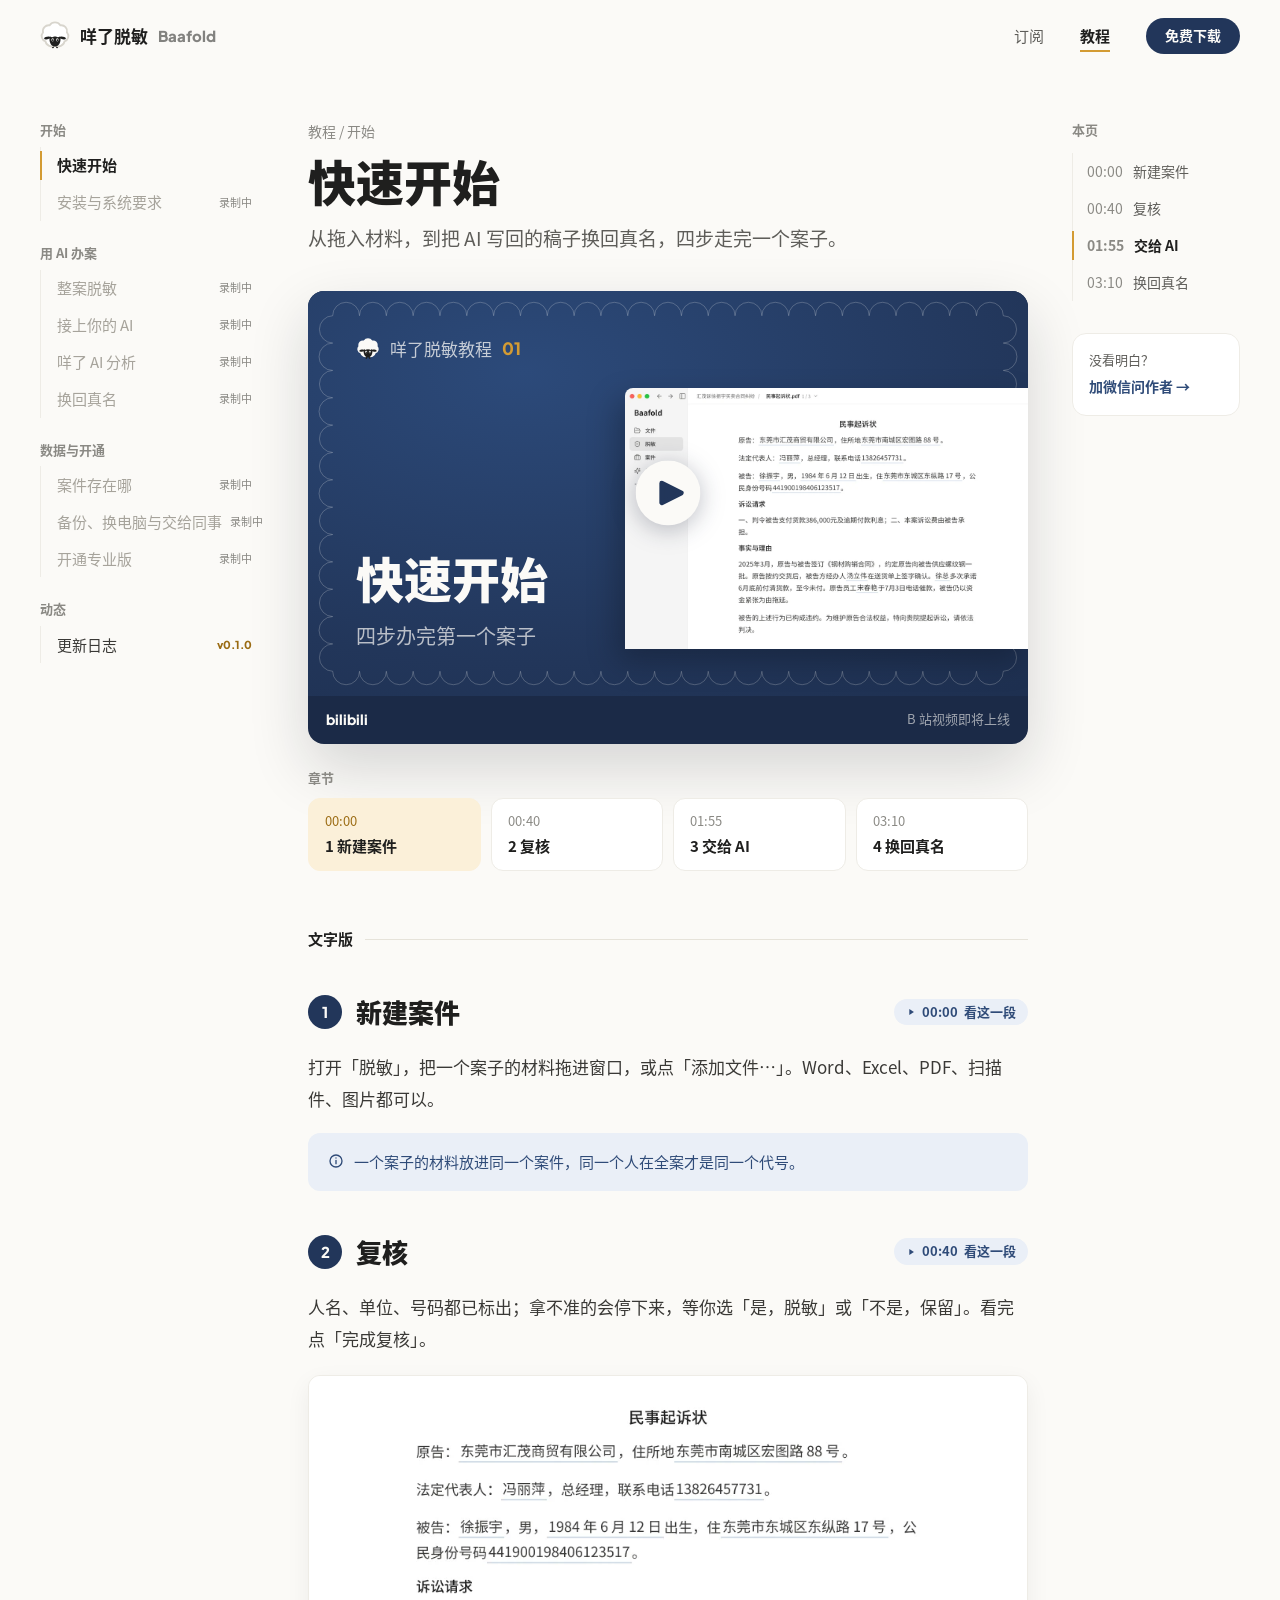
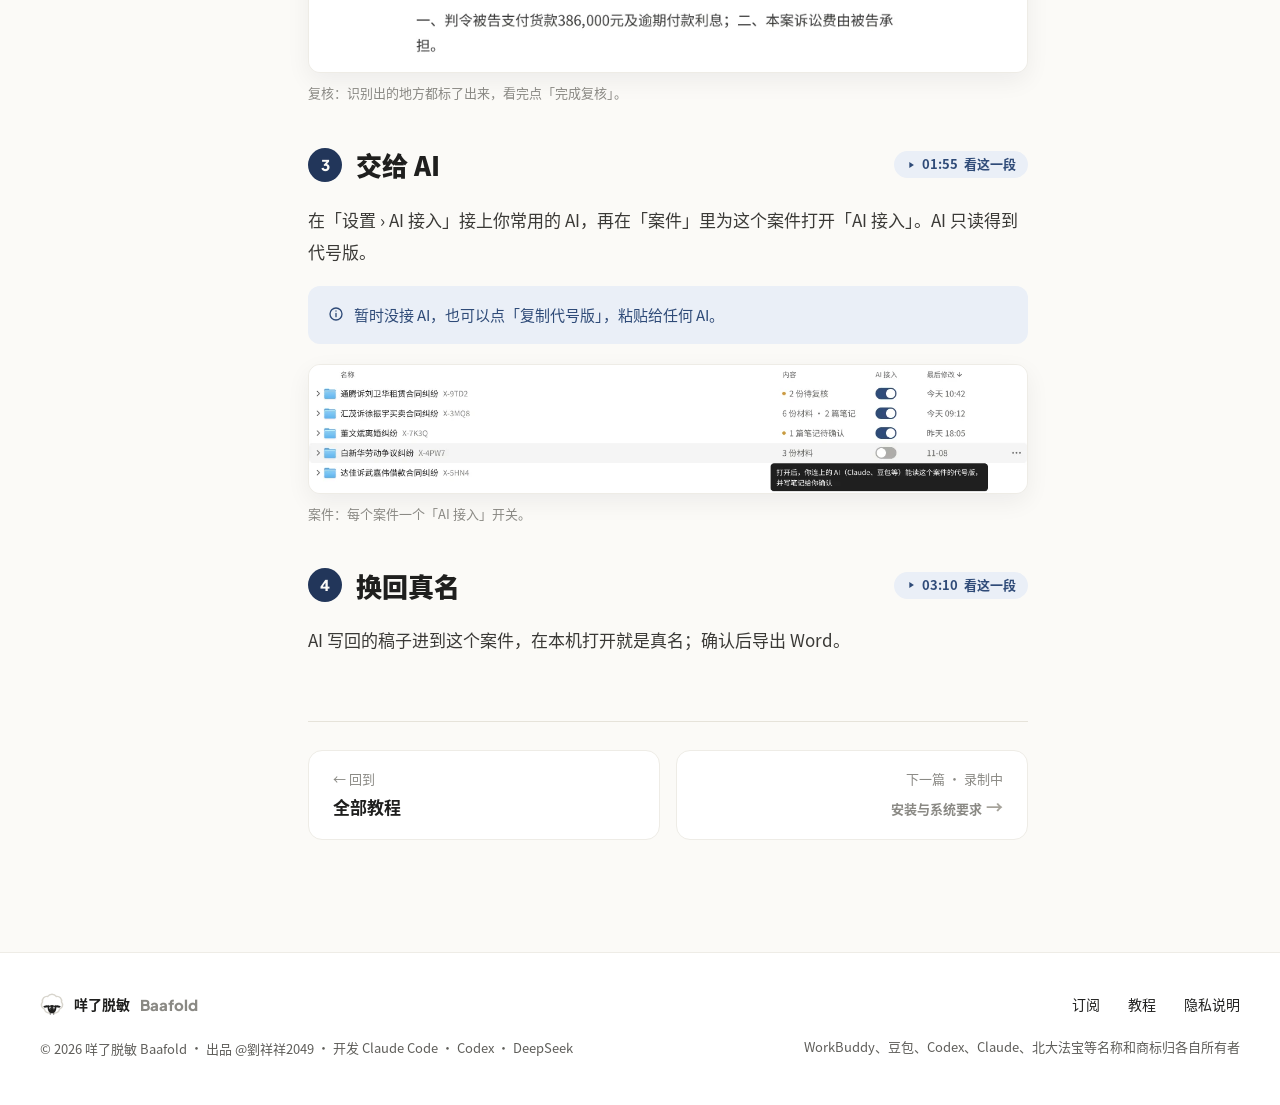
<file: guide/start.html>
<!doctype html>
<html lang="zh-CN">
<head>
<meta charset="utf-8">
<meta name="viewport" content="width=device-width, initial-scale=1">
<title>快速开始：四步把一个案件脱敏后交给 AI｜咩了脱敏</title>
<meta name="description" content="咩了脱敏快速开始：从拖入材料，到把 AI 写回的稿子换回真名，四步走完一个案子——新建案件、复核、交给 AI、换回真名。">
<link rel="canonical" href="https://www.baafold.com/guide/start.html">
<meta property="og:title" content="快速开始：四步把一个案件脱敏后交给 AI｜咩了脱敏">
<meta property="og:description" content="咩了脱敏快速开始：从拖入材料，到把 AI 写回的稿子换回真名，四步走完一个案子——新建案件、复核、交给 AI、换回真名。">
<meta property="og:type" content="website">
<meta property="og:site_name" content="咩了脱敏 Baafold">
<meta property="og:locale" content="zh_CN">
<meta property="og:url" content="https://www.baafold.com/guide/start.html">
<meta property="og:image" content="https://www.baafold.com/assets/og.png">
<meta property="og:image:width" content="1200">
<meta property="og:image:height" content="630">
<meta name="theme-color" content="#22365A">
<link rel="icon" href="../assets/icons/favicon.ico" sizes="16x16 32x32 48x48">
<link rel="icon" href="../assets/icons/favicon.svg" type="image/svg+xml">
<link rel="apple-touch-icon" href="../assets/icons/apple-touch-icon.png">
<link rel="preload" href="../assets/fonts/sans-400.woff2" as="font" type="font/woff2" crossorigin>
<link rel="preload" href="../assets/fonts/sans-900.woff2" as="font" type="font/woff2" crossorigin>
<link rel="stylesheet" href="../assets/site.css">
<script>(function(){var d=document.documentElement,n=navigator;d.classList.add("js");var p=(n.userAgentData&&n.userAgentData.platform)||n.platform||"",u=n.userAgent||"";
var mob=/iPhone|iPad|iPod|Android|HarmonyOS|Mobile/i.test(u)||(/mac/i.test(p)&&n.maxTouchPoints>1);
d.setAttribute("data-os",mob?"mobile":/mac/i.test(p)?"mac":"win");
if(!(window.matchMedia&&matchMedia("(prefers-reduced-motion: reduce)").matches)&&"IntersectionObserver" in window)d.classList.add("anim");})();</script>

</head>
<body class="page-doc">
<header class="topbar is-top" data-topbar data-tone="light">
  <div class="wrap topbar__in">
    <a class="brand" href="../index.html" aria-label="咩了脱敏首页"><svg xmlns="http://www.w3.org/2000/svg" width="30" height="29" aria-hidden="true" focusable="false" class="brand__sheep brand__sheep--d" viewBox="20 12 200 194"><rect x="99.0" y="168" width="14" height="26" rx="7.0" fill="#1F1F1E"/><rect x="127.0" y="168" width="14" height="26" rx="7.0" fill="#1F1F1E"/><path d="M155.58,40.93 A38.99,38.99 0 0 1 199.94,88.42 A36.78,36.78 0 0 1 184.11,147.64 A41.59,41.59 0 0 1 120.00,174.00 A41.59,41.59 0 0 1 55.89,147.64 A36.78,36.78 0 0 1 40.06,88.42 A38.99,38.99 0 0 1 84.42,40.93 A42.69,42.69 0 0 1 155.58,40.93 Z" fill="#FBFAF7" /><g transform="translate(0 0)"><ellipse cx="68.00" cy="126.00" rx="21.00" ry="9.00" fill="#1F1F1E" transform="rotate(-8 68.00 126.00)" /><ellipse cx="172.00" cy="126.00" rx="21.00" ry="9.00" fill="#1F1F1E" transform="rotate(8 172.00 126.00)" /><path d="M120.00,101.00 C151.08,101.00 157.00,115.76 157.00,132.16 C157.00,151.84 148.08,183.00 120.00,183.00 C91.92,183.00 83.00,151.84 83.00,132.16 C83.00,115.76 88.92,101.00 120.00,101.00 Z" fill="#1F1F1E"/><circle cx="100.00" cy="105.00" r="15.00" fill="#FBFAF7" /><circle cx="120.00" cy="99.00" r="17.00" fill="#FBFAF7" /><circle cx="140.00" cy="105.00" r="15.00" fill="#FBFAF7" /><ellipse cx="104.50" cy="138.00" rx="8.50" ry="11.00" fill="#FFFFFF" transform="rotate(0 104.50 138.00)" /><ellipse cx="105.52" cy="139.98" rx="5.61" ry="7.62" fill="#1F1F1E" transform="rotate(0 105.52 139.98)" /><circle cx="107.56" cy="135.58" r="2.04" fill="#FFFFFF" /><ellipse cx="135.50" cy="138.00" rx="8.50" ry="11.00" fill="#FFFFFF" transform="rotate(0 135.50 138.00)" /><ellipse cx="136.52" cy="139.98" rx="5.61" ry="7.62" fill="#1F1F1E" transform="rotate(0 136.52 139.98)" /><circle cx="138.56" cy="135.58" r="2.04" fill="#FFFFFF" /></g></svg><svg xmlns="http://www.w3.org/2000/svg" width="30" height="29" aria-hidden="true" focusable="false" class="brand__sheep brand__sheep--l" viewBox="20 12 200 194"><rect x="99.0" y="168" width="14" height="26" rx="7.0" fill="#1F1F1E"/><rect x="127.0" y="168" width="14" height="26" rx="7.0" fill="#1F1F1E"/><path d="M155.58,40.93 A38.99,38.99 0 0 1 199.94,88.42 A36.78,36.78 0 0 1 184.11,147.64 A41.59,41.59 0 0 1 120.00,174.00 A41.59,41.59 0 0 1 55.89,147.64 A36.78,36.78 0 0 1 40.06,88.42 A38.99,38.99 0 0 1 84.42,40.93 A42.69,42.69 0 0 1 155.58,40.93 Z" fill="#FFFFFF" stroke="#D8D5CD" stroke-width="12" /><g transform="translate(0 0)"><ellipse cx="68.00" cy="126.00" rx="21.00" ry="9.00" fill="#1F1F1E" transform="rotate(-8 68.00 126.00)" /><ellipse cx="172.00" cy="126.00" rx="21.00" ry="9.00" fill="#1F1F1E" transform="rotate(8 172.00 126.00)" /><path d="M120.00,101.00 C151.08,101.00 157.00,115.76 157.00,132.16 C157.00,151.84 148.08,183.00 120.00,183.00 C91.92,183.00 83.00,151.84 83.00,132.16 C83.00,115.76 88.92,101.00 120.00,101.00 Z" fill="#1F1F1E"/><circle cx="100.00" cy="105.00" r="15.00" fill="#FFFFFF" /><circle cx="120.00" cy="99.00" r="17.00" fill="#FFFFFF" /><circle cx="140.00" cy="105.00" r="15.00" fill="#FFFFFF" /><ellipse cx="104.50" cy="138.00" rx="8.50" ry="11.00" fill="#FFFFFF" transform="rotate(0 104.50 138.00)" /><ellipse cx="105.52" cy="139.98" rx="5.61" ry="7.62" fill="#1F1F1E" transform="rotate(0 105.52 139.98)" /><circle cx="107.56" cy="135.58" r="2.04" fill="#FFFFFF" /><ellipse cx="135.50" cy="138.00" rx="8.50" ry="11.00" fill="#FFFFFF" transform="rotate(0 135.50 138.00)" /><ellipse cx="136.52" cy="139.98" rx="5.61" ry="7.62" fill="#1F1F1E" transform="rotate(0 136.52 139.98)" /><circle cx="138.56" cy="135.58" r="2.04" fill="#FFFFFF" /></g></svg><span class="brand__zh">咩了脱敏</span><span class="brand__en">Baafold</span></a>
    <nav class="topbar__nav" aria-label="主菜单"><a class="nav-link" href="../pricing.html">订阅</a><a class="nav-link" href="../guide/index.html" aria-current="page">教程</a><a class="btn btn--light btn--sm os os-mac" href="https://www.baafold.com/download/mac?v=0.1.0">免费下载</a><a class="btn btn--light btn--sm os os-win" href="https://www.baafold.com/download/win?v=0.1.0">免费下载</a><a class="btn btn--light btn--sm os os-any" href="#qr" data-qr aria-haspopup="dialog">免费下载</a></nav>
    <button class="menu-btn" type="button" aria-label="打开菜单" aria-expanded="false" aria-controls="m-menu" data-menu><svg class="ico" width="22" height="22" viewBox="0 0 24 24" fill="none" stroke="currentColor" stroke-width="2" stroke-linecap="round" stroke-linejoin="round" aria-hidden="true" focusable="false"><path d="M4 7h16M4 12h16M4 17h16"/></svg></button>
  </div>
  <nav class="m-menu" id="m-menu" aria-label="主菜单" hidden><a class="nav-link" href="../pricing.html">订阅</a><a class="nav-link" href="../guide/index.html" aria-current="page">教程</a><a class="btn btn--light btn--block os os-mac" href="https://www.baafold.com/download/mac?v=0.1.0"><svg class="ico" width="15" height="15" viewBox="0 0 24 24" fill="currentColor" aria-hidden="true" focusable="false"><path d="M16.4 12.6c0-2.4 2-3.6 2.1-3.7-1.2-1.7-3-1.9-3.6-2-1.5-.2-3 .9-3.8.9-.8 0-2-.9-3.3-.9-1.7 0-3.3 1-4.2 2.5-1.8 3.1-.5 7.7 1.3 10.2.9 1.2 1.9 2.6 3.2 2.6 1.3-.1 1.8-.8 3.3-.8s2 .8 3.3.8c1.4 0 2.3-1.3 3.1-2.5 1-1.4 1.4-2.8 1.4-2.9 0 0-2.7-1-2.8-4.2zM14 5.3c.7-.8 1.2-2 1-3.1-1 0-2.2.7-2.9 1.5-.6.7-1.2 1.9-1 3 1.1.1 2.2-.6 2.9-1.4z"/></svg>免费下载 Mac 版</a><a class="btn btn--light btn--block os os-win" href="https://www.baafold.com/download/win?v=0.1.0"><svg class="ico" width="14" height="14" viewBox="0 0 24 24" fill="currentColor" aria-hidden="true" focusable="false"><path d="M3 5.5l7.5-1v7H3zM11.5 4.4L21 3v8.5h-9.5zM3 12.5h7.5v7L3 18.5zM11.5 12.5H21V21l-9.5-1.3z"/></svg>免费下载 Windows 版</a><a class="btn btn--light btn--block os os-any" href="#qr" data-qr aria-haspopup="dialog">免费下载</a></nav>
</header>
<main id="main" class="doc-page">
  <div class="wrap doc-grid">
    <aside class="doc-left"><div class="toc-wrap">
<button class="toc-bar" type="button" aria-expanded="false" aria-controls="toc" data-toc><svg class="ico" width="18" height="18" viewBox="0 0 24 24" fill="none" stroke="currentColor" stroke-width="2" stroke-linecap="round" stroke-linejoin="round" aria-hidden="true" focusable="false"><path d="M8 6h13M8 12h13M8 18h13M3 6h.01M3 12h.01M3 18h.01"/></svg><span class="toc-bar__lab">目录</span><span class="toc-bar__cur">快速开始</span><svg class="ico toc-bar__chev" width="18" height="18" viewBox="0 0 24 24" fill="none" stroke="currentColor" stroke-width="2" stroke-linecap="round" stroke-linejoin="round" aria-hidden="true" focusable="false"><path d="M6 9l6 6 6-6"/></svg></button>
<nav class="toc" id="toc" aria-label="教程目录">
<p class="toc__group">开始</p><ul>
<li><a class="toc__item" href="../guide/start.html" aria-current="page">快速开始</a></li>
<li><span class="toc__item is-rec">安装与系统要求<em>录制中</em></span></li>
</ul>
<p class="toc__group">用 AI 办案</p><ul>
<li><span class="toc__item is-rec">整案脱敏<em>录制中</em></span></li>
<li><span class="toc__item is-rec">接上你的 AI<em>录制中</em></span></li>
<li><span class="toc__item is-rec">咩了 AI 分析<em>录制中</em></span></li>
<li><span class="toc__item is-rec">换回真名<em>录制中</em></span></li>
</ul>
<p class="toc__group">数据与开通</p><ul>
<li><span class="toc__item is-rec">案件存在哪<em>录制中</em></span></li>
<li><span class="toc__item is-rec">备份、换电脑与交给同事<em>录制中</em></span></li>
<li><span class="toc__item is-rec">开通专业版<em>录制中</em></span></li>
</ul>
<p class="toc__group">动态</p><ul><li><a class="toc__item" href="../guide/changelog.html">更新日志<em class="toc__ver">v0.1.0</em></a></li></ul>
</nav></div></aside>

    <article class="doc-main">
      <p class="crumb"><a href="index.html">教程</a> / 开始</p>
      <h1 class="doc-title">快速开始</h1>
      <p class="doc-lead">从拖入材料，到把 AI 写回的稿子换回真名，<br class="m-br">四步走完一个案子。</p>

      <div id="video" class="video-block"><div class="player" data-player><div class="player__stage"><div class="cover cover--lg" data-num="01"><span class="cover__frame"><svg class="frame-svg" viewBox="0 0 620 340" preserveAspectRatio="none" aria-hidden="true" focusable="false"><path d="M13,13 A11.88,11.88 0 0 1 36.76,13.00 A11.88,11.88 0 0 1 60.52,13.00 A11.88,11.88 0 0 1 84.28,13.00 A11.88,11.88 0 0 1 108.04,13.00 A11.88,11.88 0 0 1 131.80,13.00 A11.88,11.88 0 0 1 155.56,13.00 A11.88,11.88 0 0 1 179.32,13.00 A11.88,11.88 0 0 1 203.08,13.00 A11.88,11.88 0 0 1 226.84,13.00 A11.88,11.88 0 0 1 250.60,13.00 A11.88,11.88 0 0 1 274.36,13.00 A11.88,11.88 0 0 1 298.12,13.00 A11.88,11.88 0 0 1 321.88,13.00 A11.88,11.88 0 0 1 345.64,13.00 A11.88,11.88 0 0 1 369.40,13.00 A11.88,11.88 0 0 1 393.16,13.00 A11.88,11.88 0 0 1 416.92,13.00 A11.88,11.88 0 0 1 440.68,13.00 A11.88,11.88 0 0 1 464.44,13.00 A11.88,11.88 0 0 1 488.20,13.00 A11.88,11.88 0 0 1 511.96,13.00 A11.88,11.88 0 0 1 535.72,13.00 A11.88,11.88 0 0 1 559.48,13.00 A11.88,11.88 0 0 1 583.24,13.00 A11.88,11.88 0 0 1 607.00,13.00 A12.08,12.08 0 0 1 607.00,37.15 A12.08,12.08 0 0 1 607.00,61.31 A12.08,12.08 0 0 1 607.00,85.46 A12.08,12.08 0 0 1 607.00,109.62 A12.08,12.08 0 0 1 607.00,133.77 A12.08,12.08 0 0 1 607.00,157.92 A12.08,12.08 0 0 1 607.00,182.08 A12.08,12.08 0 0 1 607.00,206.23 A12.08,12.08 0 0 1 607.00,230.38 A12.08,12.08 0 0 1 607.00,254.54 A12.08,12.08 0 0 1 607.00,278.69 A12.08,12.08 0 0 1 607.00,302.85 A12.08,12.08 0 0 1 607.00,327.00 A11.88,11.88 0 0 1 583.24,327.00 A11.88,11.88 0 0 1 559.48,327.00 A11.88,11.88 0 0 1 535.72,327.00 A11.88,11.88 0 0 1 511.96,327.00 A11.88,11.88 0 0 1 488.20,327.00 A11.88,11.88 0 0 1 464.44,327.00 A11.88,11.88 0 0 1 440.68,327.00 A11.88,11.88 0 0 1 416.92,327.00 A11.88,11.88 0 0 1 393.16,327.00 A11.88,11.88 0 0 1 369.40,327.00 A11.88,11.88 0 0 1 345.64,327.00 A11.88,11.88 0 0 1 321.88,327.00 A11.88,11.88 0 0 1 298.12,327.00 A11.88,11.88 0 0 1 274.36,327.00 A11.88,11.88 0 0 1 250.60,327.00 A11.88,11.88 0 0 1 226.84,327.00 A11.88,11.88 0 0 1 203.08,327.00 A11.88,11.88 0 0 1 179.32,327.00 A11.88,11.88 0 0 1 155.56,327.00 A11.88,11.88 0 0 1 131.80,327.00 A11.88,11.88 0 0 1 108.04,327.00 A11.88,11.88 0 0 1 84.28,327.00 A11.88,11.88 0 0 1 60.52,327.00 A11.88,11.88 0 0 1 36.76,327.00 A11.88,11.88 0 0 1 13.00,327.00 A12.08,12.08 0 0 1 13.00,302.85 A12.08,12.08 0 0 1 13.00,278.69 A12.08,12.08 0 0 1 13.00,254.54 A12.08,12.08 0 0 1 13.00,230.38 A12.08,12.08 0 0 1 13.00,206.23 A12.08,12.08 0 0 1 13.00,182.08 A12.08,12.08 0 0 1 13.00,157.92 A12.08,12.08 0 0 1 13.00,133.77 A12.08,12.08 0 0 1 13.00,109.62 A12.08,12.08 0 0 1 13.00,85.46 A12.08,12.08 0 0 1 13.00,61.31 A12.08,12.08 0 0 1 13.00,37.15 A12.08,12.08 0 0 1 13.00,13.00 Z" fill="none" stroke="rgba(251,250,247,.22)" stroke-width="1" vector-effect="non-scaling-stroke"/></svg></span><span class="cover__tag"><svg xmlns="http://www.w3.org/2000/svg" width="30" height="29" aria-hidden="true" focusable="false" viewBox="20 12 200 194"><rect x="99.0" y="168" width="14" height="26" rx="7.0" fill="#1F1F1E"/><rect x="127.0" y="168" width="14" height="26" rx="7.0" fill="#1F1F1E"/><path d="M155.58,40.93 A38.99,38.99 0 0 1 199.94,88.42 A36.78,36.78 0 0 1 184.11,147.64 A41.59,41.59 0 0 1 120.00,174.00 A41.59,41.59 0 0 1 55.89,147.64 A36.78,36.78 0 0 1 40.06,88.42 A38.99,38.99 0 0 1 84.42,40.93 A42.69,42.69 0 0 1 155.58,40.93 Z" fill="#FBFAF7" /><g transform="translate(0 0)"><ellipse cx="68.00" cy="126.00" rx="21.00" ry="9.00" fill="#1F1F1E" transform="rotate(-8 68.00 126.00)" /><ellipse cx="172.00" cy="126.00" rx="21.00" ry="9.00" fill="#1F1F1E" transform="rotate(8 172.00 126.00)" /><path d="M120.00,101.00 C151.08,101.00 157.00,115.76 157.00,132.16 C157.00,151.84 148.08,183.00 120.00,183.00 C91.92,183.00 83.00,151.84 83.00,132.16 C83.00,115.76 88.92,101.00 120.00,101.00 Z" fill="#1F1F1E"/><circle cx="100.00" cy="105.00" r="15.00" fill="#FBFAF7" /><circle cx="120.00" cy="99.00" r="17.00" fill="#FBFAF7" /><circle cx="140.00" cy="105.00" r="15.00" fill="#FBFAF7" /><ellipse cx="104.50" cy="138.00" rx="8.50" ry="11.00" fill="#FFFFFF" transform="rotate(0 104.50 138.00)" /><ellipse cx="105.52" cy="139.98" rx="5.61" ry="7.62" fill="#1F1F1E" transform="rotate(0 105.52 139.98)" /><circle cx="107.56" cy="135.58" r="2.04" fill="#FFFFFF" /><ellipse cx="135.50" cy="138.00" rx="8.50" ry="11.00" fill="#FFFFFF" transform="rotate(0 135.50 138.00)" /><ellipse cx="136.52" cy="139.98" rx="5.61" ry="7.62" fill="#1F1F1E" transform="rotate(0 136.52 139.98)" /><circle cx="138.56" cy="135.58" r="2.04" fill="#FFFFFF" /></g></svg>咩了脱敏教程 <b>01</b></span><img class="cover__shot" src="../assets/img/guide-start.webp" alt="" loading="lazy"><span class="cover__title">快速开始</span><span class="cover__sub">四步办完第一个案子</span></div><button class="play-btn" type="button" aria-label="播放视频（加载 B 站播放器）" data-play><svg class="play-round" viewBox="0 0 64 64" aria-hidden="true" focusable="false"><circle cx="32" cy="32" r="32" fill="#FBFAF7"/><path class="play-round__tri" d="M25.86 22.40 L45.06 32.00 L25.86 41.60 Z" fill="#22365A" stroke="#22365A" stroke-width="4.80" stroke-linejoin="round"/></svg></button><p class="player__msg" data-player-msg hidden>视频还在上传，先看下面的文字版。</p></div><div class="player__bar"><span class="player__bili">bilibili</span><span class="player__out is-pending">B 站视频即将上线</span></div></div></div>
      <p class="chap-lab">章节</p>
      <div class="chaps" data-chaps><button class="chap" type="button" data-seek="0" data-step="step-1"><span class="chap__t">00:00</span><b>1 新建案件</b></button><button class="chap" type="button" data-seek="40" data-step="step-2"><span class="chap__t">00:40</span><b>2 复核</b></button><button class="chap" type="button" data-seek="115" data-step="step-3"><span class="chap__t">01:55</span><b>3 交给 AI</b></button><button class="chap" type="button" data-seek="190" data-step="step-4"><span class="chap__t">03:10</span><b>4 换回真名</b></button></div>

      <div id="text" class="rule-title doc-text-head"><b>文字版</b><i></i></div>

      <details class="step" id="step-1" open>
        <summary><span class="step__no">1</span><h2>新建案件</h2><span class="step__seek" data-seek="0"><svg class="ico" width="10" height="10" viewBox="0 0 24 24" fill="currentColor" aria-hidden="true" focusable="false"><path d="M8 5v14l11-7z"/></svg>00:00<span class="pc-only"> 看这一段</span></span><i class="step__chev" aria-hidden="true"><svg class="ico" width="16" height="16" viewBox="0 0 24 24" fill="none" stroke="currentColor" stroke-width="2" stroke-linecap="round" stroke-linejoin="round" aria-hidden="true" focusable="false"><path d="M6 9l6 6 6-6"/></svg></i></summary>
        <div class="step__body">
          <p>打开「脱敏」，把一个案子的材料拖进窗口，或点「添加文件…」。Word、Excel、PDF、扫描件、图片都可以。</p>
          <p class="tip"><svg class="ico" width="16" height="16" viewBox="0 0 24 24" fill="none" stroke="currentColor" stroke-width="2" stroke-linecap="round" stroke-linejoin="round" aria-hidden="true" focusable="false"><circle cx="12" cy="12" r="9"/><path d="M12 11v5M12 7.5v.01"/></svg><span>一个案子的材料放进同一个案件，同一个人在全案才是同一个代号。</span></p>
        </div>
      </details>
      <details class="step" id="step-2" open>
        <summary><span class="step__no">2</span><h2>复核</h2><span class="step__seek" data-seek="40"><svg class="ico" width="10" height="10" viewBox="0 0 24 24" fill="currentColor" aria-hidden="true" focusable="false"><path d="M8 5v14l11-7z"/></svg>00:40<span class="pc-only"> 看这一段</span></span><i class="step__chev" aria-hidden="true"><svg class="ico" width="16" height="16" viewBox="0 0 24 24" fill="none" stroke="currentColor" stroke-width="2" stroke-linecap="round" stroke-linejoin="round" aria-hidden="true" focusable="false"><path d="M6 9l6 6 6-6"/></svg></i></summary>
        <div class="step__body">
          <p>人名、单位、号码都已标出；拿不准的会停下来，等你选「是，脱敏」或「不是，保留」。看完点「完成复核」。</p>
          <figure class="shot"><img src="../assets/img/guide-deid.webp" width="912" height="376" alt="复核界面：民事起诉状里识别出的单位、人名、地址、电话、身份证号都标了下划线。" loading="lazy"><figcaption>复核：识别出的地方都标了出来，看完点「完成复核」。</figcaption></figure>
        </div>
      </details>
      <details class="step" id="step-3" open>
        <summary><span class="step__no">3</span><h2>交给 AI</h2><span class="step__seek" data-seek="115"><svg class="ico" width="10" height="10" viewBox="0 0 24 24" fill="currentColor" aria-hidden="true" focusable="false"><path d="M8 5v14l11-7z"/></svg>01:55<span class="pc-only"> 看这一段</span></span><i class="step__chev" aria-hidden="true"><svg class="ico" width="16" height="16" viewBox="0 0 24 24" fill="none" stroke="currentColor" stroke-width="2" stroke-linecap="round" stroke-linejoin="round" aria-hidden="true" focusable="false"><path d="M6 9l6 6 6-6"/></svg></i></summary>
        <div class="step__body">
          <p>在「设置 › AI 接入」接上你常用的 AI，再在「案件」里为这个案件打开「AI 接入」。AI 只读得到代号版。</p>
          <p class="tip"><svg class="ico" width="16" height="16" viewBox="0 0 24 24" fill="none" stroke="currentColor" stroke-width="2" stroke-linecap="round" stroke-linejoin="round" aria-hidden="true" focusable="false"><circle cx="12" cy="12" r="9"/><path d="M12 11v5M12 7.5v.01"/></svg><span>暂时没接 AI，也可以点「复制代号版」，粘贴给任何 AI。</span></p>
          <figure class="shot"><img src="../assets/img/guide-cases.webp" width="1232" height="220" alt="案件列表：每个案件一行，右边有「AI 接入」开关。" loading="lazy"><figcaption>案件：每个案件一个「AI 接入」开关。</figcaption></figure>
        </div>
      </details>
      <details class="step" id="step-4" open>
        <summary><span class="step__no">4</span><h2>换回真名</h2><span class="step__seek" data-seek="190"><svg class="ico" width="10" height="10" viewBox="0 0 24 24" fill="currentColor" aria-hidden="true" focusable="false"><path d="M8 5v14l11-7z"/></svg>03:10<span class="pc-only"> 看这一段</span></span><i class="step__chev" aria-hidden="true"><svg class="ico" width="16" height="16" viewBox="0 0 24 24" fill="none" stroke="currentColor" stroke-width="2" stroke-linecap="round" stroke-linejoin="round" aria-hidden="true" focusable="false"><path d="M6 9l6 6 6-6"/></svg></i></summary>
        <div class="step__body">
          <p>AI 写回的稿子进到这个案件，在本机打开就是真名；确认后导出 Word。</p>
        </div>
      </details>

      <nav class="pager" aria-label="翻页">
        <a class="pager__end" href="index.html"><span>← 回到</span><b>全部教程</b></a>
        <span class="pager__end pager__next is-rec"><span>下一篇 · 录制中</span><b><span class="pc-only">安装与系统要求</span><span class="m-only">安装</span> →</b></span>
      </nav>
    </article>

    <aside class="doc-right">
      <p class="onpage__lab">本页</p>
      <nav class="onpage" aria-label="本页" data-onpage>
        <a href="#step-1"><span>00:00</span>新建案件</a><a href="#step-2"><span>00:40</span>复核</a><a href="#step-3"><span>01:55</span>交给 AI</a><a href="#step-4"><span>03:10</span>换回真名</a>
      </nav>
      <a class="ask" href="#qr" data-qr data-qr-note="看不明白的地方，直接在微信里问" aria-haspopup="dialog"><span>没看明白？</span><b>加微信问作者 →</b></a>
    </aside>
  </div>
</main>
<footer class="footer">
  <div class="wrap">
    <div class="footer__top">
      <a class="footer__brand" href="../index.html"><svg xmlns="http://www.w3.org/2000/svg" width="24" height="23" aria-hidden="true" focusable="false" viewBox="20 12 200 194"><rect x="99.0" y="168" width="14" height="26" rx="7.0" fill="#1F1F1E"/><rect x="127.0" y="168" width="14" height="26" rx="7.0" fill="#1F1F1E"/><path d="M155.58,40.93 A38.99,38.99 0 0 1 199.94,88.42 A36.78,36.78 0 0 1 184.11,147.64 A41.59,41.59 0 0 1 120.00,174.00 A41.59,41.59 0 0 1 55.89,147.64 A36.78,36.78 0 0 1 40.06,88.42 A38.99,38.99 0 0 1 84.42,40.93 A42.69,42.69 0 0 1 155.58,40.93 Z" fill="#FFFFFF" stroke="#D8D5CD" stroke-width="12" /><g transform="translate(0 0)"><ellipse cx="68.00" cy="126.00" rx="21.00" ry="9.00" fill="#1F1F1E" transform="rotate(-8 68.00 126.00)" /><ellipse cx="172.00" cy="126.00" rx="21.00" ry="9.00" fill="#1F1F1E" transform="rotate(8 172.00 126.00)" /><path d="M120.00,101.00 C151.08,101.00 157.00,115.76 157.00,132.16 C157.00,151.84 148.08,183.00 120.00,183.00 C91.92,183.00 83.00,151.84 83.00,132.16 C83.00,115.76 88.92,101.00 120.00,101.00 Z" fill="#1F1F1E"/><circle cx="100.00" cy="105.00" r="15.00" fill="#FFFFFF" /><circle cx="120.00" cy="99.00" r="17.00" fill="#FFFFFF" /><circle cx="140.00" cy="105.00" r="15.00" fill="#FFFFFF" /><ellipse cx="104.50" cy="138.00" rx="8.50" ry="11.00" fill="#FFFFFF" transform="rotate(0 104.50 138.00)" /><ellipse cx="105.52" cy="139.98" rx="5.61" ry="7.62" fill="#1F1F1E" transform="rotate(0 105.52 139.98)" /><circle cx="107.56" cy="135.58" r="2.04" fill="#FFFFFF" /><ellipse cx="135.50" cy="138.00" rx="8.50" ry="11.00" fill="#FFFFFF" transform="rotate(0 135.50 138.00)" /><ellipse cx="136.52" cy="139.98" rx="5.61" ry="7.62" fill="#1F1F1E" transform="rotate(0 136.52 139.98)" /><circle cx="138.56" cy="135.58" r="2.04" fill="#FFFFFF" /></g></svg><span>咩了脱敏</span><span class="brand__en">Baafold</span></a>
      <nav class="footer__nav" aria-label="页脚"><a href="../pricing.html">订阅</a><a href="../guide/index.html">教程</a><a href="../privacy.html">隐私说明</a></nav>
    </div>
    <div class="footer__bottom">
      <p class="footer__credit"><span>© 2026 咩了脱敏 Baafold</span><span>出品 @劉祥祥2049</span><span>开发 <a href="https://claude.com/claude-code" target="_blank" rel="noopener">Claude Code</a> · <a href="https://openai.com/codex" target="_blank" rel="noopener">Codex</a> · <a href="https://www.deepseek.com" target="_blank" rel="noopener">DeepSeek</a></span></p>
      <p class="footer__tm">WorkBuddy、豆包、Codex、Claude、北大法宝等名称和商标归各自所有者</p>
    </div>
  </div>
</footer>
<dialog class="qr" id="qr" aria-labelledby="qr-title">
  <button class="close-x" type="button" aria-label="关闭" data-close><svg class="ico" width="18" height="18" viewBox="0 0 24 24" fill="none" stroke="currentColor" stroke-width="2" stroke-linecap="round" stroke-linejoin="round" aria-hidden="true" focusable="false"><path d="M6 6l12 12M18 6L6 18"/></svg></button>
  <img src="../assets/img/wechat-qr.png" alt="微信好友二维码" width="200" height="200">
  <p class="qr__title" id="qr-title">微信扫一扫，加我为好友</p>
  <p class="qr__note" data-qr-note>手机上装不了，请在电脑上打开官网下载；有问题直接在微信里问</p>
</dialog>
<script src="../assets/site.js" defer></script>
</body>
</html>
</file>
<file: assets/site.css>
/* 咩了脱敏（Baafold）官网 v4 —— Figma klCGPpIabyX0rJMLieY9JS「01 官网 · 定稿」；颜色、字号对应「00 视觉规范与组件」变量集合「官网」和文字样式「官网/…」。
   断点：≤767 手机（字号、换行、分段切换）；≤1099 图示换成手机版（首页 5 张关系图）。交互四态和动效按「00」页交互规范 193:2 / 194:2。 */

@font-face { font-family: "Noto Sans SC"; font-weight: 400; font-display: swap; src: url("fonts/sans-400.woff2") format("woff2"); }
@font-face { font-family: "Noto Sans SC"; font-weight: 500; font-display: swap; src: url("fonts/sans-500.woff2") format("woff2"); }
@font-face { font-family: "Noto Sans SC"; font-weight: 700; font-display: swap; src: url("fonts/sans-700.woff2") format("woff2"); }
@font-face { font-family: "Noto Sans SC"; font-weight: 900; font-display: swap; src: url("fonts/sans-900.woff2") format("woff2"); }
@font-face { font-family: "Noto Serif SC"; font-weight: 400; font-display: swap; src: url("fonts/serif-400.woff2") format("woff2"); }
@font-face { font-family: "Plus Jakarta Sans"; font-weight: 600 800; font-display: swap; src: url("fonts/jakarta.woff2") format("woff2"); }

:root {
  /* 官网/底色 */
  --ink-bg: #22365A; --paper: #FBFAF7; --white: #FFFFFF; --beige: #F1EFE9;
  /* 官网/品牌、强调 */
  --brand: #2F4B78; --amber: #D39B33; --amber-deep: #9A6B12;
  /* 官网/文字、线 */
  --text: #1F1F1E; --text-2: #5E5D59; --text-3: #8A8984; --line: #E6E3DA;
  /* 官网/标签 */
  --code-bg: #EAEFF7; --code-fg: #2F4B78; --real-bg: #F7E9C9; --real-fg: #7A5410; --src-bg: #FBF0D9; --src-fg: #9A6B12;
  /* 创始会员金：深底亮金 / 描边 / 浅底文字（= 软件 --xp-text-founding） */
  --gold: #E3C77E; --gold-line: #C9A24E; --gold-deep: #9C7A32;
  /* 交互规范 194:2 */
  --dur-fast: 120ms; --dur-press: 80ms; --dur-release: 160ms;
  --dur-mid: 200ms; --dur-open: 240ms; --dur-close: 200ms;
  --ease-out: ease-out; --ease-std: cubic-bezier(.2, 0, 0, 1);
  --ring-light: #9A6B12; --ring-dark: #D39B33;
  --sans: "Noto Sans SC", "PingFang SC", "Microsoft YaHei", system-ui, sans-serif;
  --serif: "Noto Serif SC", "Songti SC", "SimSun", serif;
  --en: "Plus Jakarta Sans", var(--sans);
  --top-h: 72px;
  interpolate-size: allow-keywords;
}

*, *::before, *::after { box-sizing: border-box; }
* { -webkit-tap-highlight-color: transparent; }
html { scroll-behavior: smooth; scroll-padding-top: calc(var(--top-h) + 16px); -webkit-text-size-adjust: 100%; }
body { margin: 0; background: var(--paper); color: var(--text); font: 400 15px/1.6 var(--sans); -webkit-font-smoothing: antialiased; text-rendering: optimizeLegibility; overflow-x: hidden; }
h1, h2, h3, h4, p, ul, ol, figure { margin: 0; padding: 0; }
ul, ol { list-style: none; }
a { color: inherit; text-decoration: none; }
img, svg, video { display: block; max-width: 100%; }
button { font: inherit; color: inherit; background: none; border: 0; padding: 0; cursor: pointer; }
summary { list-style: none; cursor: pointer; }
summary::-webkit-details-marker { display: none; }
b, strong { font-weight: 700; }
.wrap { width: min(1200px, calc(100% - 64px)); margin: 0 auto; }

/* 键盘聚焦：浅底琥珀深、深底琥珀，outline 写，只在键盘时出现 */
:focus-visible { outline: 2px solid var(--ring-light); outline-offset: 2px; border-radius: 4px; }
.ink :focus-visible, .topbar :focus-visible, .demo :focus-visible, .cover :focus-visible { outline-color: var(--ring-dark); }
:focus:not(:focus-visible) { outline: none; }

/* 按系统只显示一个下载按钮（<head> 里的脚本写 data-os） */
[data-os="mac"] .os:not(.os-mac), [data-os="win"] .os:not(.os-win), [data-os="mobile"] .os:not(.os-any) { display: none !important; }

/* 电脑 / 手机两套写法：m-only 只在手机出现，pc-only 只在电脑出现（各自的 display 由元素本身的样式决定） */
@media (min-width: 768px) { .m-br, .m-only { display: none !important; } }
.v-m { display: none !important; }

/* ---------------------------------------------------------------- 墨蓝大区块（③b：几乎平的径向渐变 + 2% 颗粒防色带，不做光晕） */
.ink { position: relative; color: var(--paper); background: radial-gradient(120% 90% at 50% 38%, #263B61 0%, #22365A 55%, #203354 100%); isolation: isolate; }
.ink::before { content: ""; position: absolute; inset: 0; z-index: -1; background: url("img/grain.png"); opacity: .02; pointer-events: none; }
.paper { background: var(--paper); }
.white { background: var(--white); }

/* ---------------------------------------------------------------- 文字 */
.h1 { font-weight: 900; font-size: 88px; line-height: 99px; letter-spacing: -.01em; }
.h2 { font-weight: 900; font-size: 56px; line-height: 67px; letter-spacing: -.01em; }
.lead { font-size: 20px; line-height: 35px; color: var(--text-2); }
.lead--dark { color: rgba(251, 250, 247, .78); }
.q { display: inline-flex; align-items: center; gap: 8px; font-size: 15px; line-height: 23px; font-weight: 500; color: var(--amber-deep); }
.q::before { content: ""; width: 22px; height: 2px; background: var(--amber); }
.ink .q { color: var(--amber); }
.doc { font-family: var(--serif); }
.chip { display: inline-block; padding: 0 6px; border-radius: 4px; line-height: 1.5; font-family: var(--serif); }
.chip--code { background: var(--code-bg); color: var(--code-fg); font-weight: 500; }
.chip--real { background: var(--real-bg); color: var(--real-fg); }
.ink .chip--code { background: rgba(234, 239, 247, .14); color: #C9D6EC; }
.ink .chip--real { background: rgba(211, 155, 51, .22); color: #F2CF8C; }

/* 文字链接：常态无下划线，悬停出 1px 下划线、箭头右移 2px，按下压深 */
.text-link { color: var(--brand); font-weight: 500; text-underline-offset: 3px; transition: color var(--dur-fast) var(--ease-out); padding: 2px 0; }
.text-link--amber { color: #F2CF8C; }
.text-link--strong { display: inline-flex; align-items: center; gap: 6px; font-weight: 700; font-size: 16px; }
.text-link:active { color: var(--ink-bg); }
.text-link--amber:active { color: var(--amber); }
@media (hover: hover) { .text-link:hover { text-decoration: underline 1px; } }

/* ---------------------------------------------------------------- 按钮（高 48、圆角 24；悬停提亮一级、按下压深一级并缩到 .98） */
.btn { display: inline-flex; align-items: center; justify-content: center; gap: 8px; height: 48px; padding: 0 24px; border-radius: 24px; font-size: 16px; font-weight: 700; white-space: nowrap; border: 1px solid transparent; transition: background-color var(--dur-fast) var(--ease-out), border-color var(--dur-fast) var(--ease-out), color var(--dur-fast) var(--ease-out), box-shadow var(--dur-fast) var(--ease-out), transform var(--dur-release) var(--ease-out); }
.btn:active { transform: scale(.98); transition-duration: var(--dur-press); }
.btn--sm { height: 36px; padding: 0 18px; border-radius: 18px; font-size: 14px; }
.btn--block { width: 100%; }
.btn--dark { background: var(--ink-bg); color: var(--paper); }
.btn--dark:active { background: #1A2A47; }
.btn--light { background: var(--paper); color: var(--ink-bg); }
.btn--light:active { background: #E6E3DA; }
.btn--ghost { border-color: rgba(251, 250, 247, .35); color: var(--paper); }
.btn--ghost:active { background: rgba(251, 250, 247, .12); }
.btn--line { border-color: #D9D6CE; color: var(--text); background: transparent; }
.btn--line:active { background: var(--code-bg); }
@media (hover: hover) {
  .btn--dark:hover { background: var(--brand); }
  .btn--light:hover { background: #fff; box-shadow: 0 0 0 4px rgba(255, 255, 255, .12); }
  .btn--ghost:hover { border-color: rgba(251, 250, 247, .6); background: rgba(251, 250, 247, .06); }
  .btn--line:hover { border-color: var(--brand); color: var(--brand); }
}

/* ---------------------------------------------------------------- 顶栏（固定）
   在页面顶部（.is-top）透明，和第一块区块连成一片；滚动后跟随正在它下面的区块：
   data-tone="dark" 墨蓝区块（.9 墨蓝 + 模糊，无边线，和下面的墨蓝几乎一样），data-tone="light" 浅色区块（半透明纸色 + 模糊 + 底部细线）。
   手机菜单展开（.is-open）是独立状态：实心墨蓝。状态由 site.js 切换；没有脚本时一直是滚动后的样子。
   模糊不加 saturate（墨蓝会被放大成亮蓝）；顶部用 blur(0px) 不用 none，合成层从加载起就在，模糊和底色一起过渡，第一次滚动不闪 */
.topbar { position: fixed; inset: 0 0 auto; z-index: 50; height: var(--top-h); color: var(--paper); background-color: rgba(34, 54, 90, .9); -webkit-backdrop-filter: blur(16px); backdrop-filter: blur(16px); border-bottom: 1px solid transparent; transition: background-color var(--dur-mid) var(--ease-std), color var(--dur-mid) var(--ease-std), border-color var(--dur-mid) var(--ease-std), -webkit-backdrop-filter var(--dur-mid) var(--ease-std), backdrop-filter var(--dur-mid) var(--ease-std); }
.topbar[data-tone="light"] { color: var(--text); background-color: rgba(251, 250, 247, .82); border-bottom-color: rgba(32, 51, 84, .08); }
.js .topbar.is-top { background-color: transparent; -webkit-backdrop-filter: blur(0px); backdrop-filter: blur(0px); border-bottom-color: transparent; }
.topbar.is-open { background-color: var(--ink-bg); -webkit-backdrop-filter: blur(0px); backdrop-filter: blur(0px); }
@supports not ((-webkit-backdrop-filter: blur(1px)) or (backdrop-filter: blur(1px))) {
  .topbar { background-color: rgba(34, 54, 90, .96); }
  .topbar[data-tone="light"] { background-color: rgba(251, 250, 247, .96); }
}
.brand__sheep--l, .topbar[data-tone="light"] .brand__sheep--d { display: none; }
.topbar[data-tone="light"] .brand__sheep--l { display: block; }
.topbar[data-tone="light"] :focus-visible { outline-color: var(--ring-light); }
.topbar[data-tone="light"] .nav-link { color: var(--text-2); }
.topbar[data-tone="light"] .nav-link[aria-current="page"] { color: var(--text); }
.topbar[data-tone="light"] .nav-link:active { color: var(--text-3); }
.topbar[data-tone="light"] .btn--light { background: var(--ink-bg); color: var(--paper); }
.topbar[data-tone="light"] .btn--light:active { background: #1A2A47; }
@media (hover: hover) {
  .topbar[data-tone="light"] .nav-link:hover { color: var(--text); }
  .topbar[data-tone="light"] .btn--light:hover { background: var(--brand); box-shadow: none; }
}
@media (prefers-reduced-motion: reduce) { .topbar, .topbar .nav-link, .topbar .btn { transition: none; } }
.topbar__in { height: 100%; display: flex; align-items: center; justify-content: space-between; }
.brand { display: inline-flex; align-items: center; gap: 10px; height: 44px; font-size: 17px; font-weight: 700; }
.brand__en { font-family: var(--en); font-weight: 800; font-size: 15px; opacity: .55; }
.topbar__nav { display: flex; align-items: center; gap: 36px; }
.nav-link { position: relative; display: inline-flex; align-items: center; height: 36px; font-size: 15px; color: rgba(251, 250, 247, .75); transition: color var(--dur-fast) var(--ease-out); }
.nav-link[aria-current="page"] { color: var(--paper); font-weight: 700; }
.nav-link[aria-current="page"]::after { content: ""; position: absolute; left: 0; right: 0; bottom: 2px; height: 2px; background: var(--amber); }
.nav-link:active { color: rgba(251, 250, 247, .6); }
@media (hover: hover) { .nav-link:hover { color: var(--paper); } }
.menu-btn { display: none; width: 44px; height: 44px; margin-right: -11px; align-items: center; justify-content: center; border-radius: 8px; }
.m-menu { display: none; }

/* 内容不满一屏（如更新日志只有一条）时页脚贴底，不在下面露出一截底色 */
body { display: flex; flex-direction: column; min-height: 100vh; min-height: 100dvh; }
main { display: block; flex: 1 0 auto; }
.doc-page { padding-top: var(--top-h); }

/* ---------------------------------------------------------------- 首屏 */
.hero { padding: calc(var(--top-h) + 72px) 0 64px; text-align: center; }
.hero__in { display: flex; flex-direction: column; align-items: center; }
.hero__badge { padding: 6px 16px; border-radius: 999px; border: 1px solid rgba(211, 155, 51, .6); color: #F2CF8C; font-size: 15px; font-weight: 500; }
.hero .h1 { margin-top: 24px; }
.hero .lead { margin-top: 24px; }
.hero__cta { display: flex; gap: 12px; margin-top: 36px; }
.hero__quota { margin-top: 26px; font-size: 14px; color: rgba(251, 250, 247, .82); }
.hero__ver { margin-top: 18px; font-size: 13px; color: rgba(251, 250, 247, .55); }
.hero-fig { display: flex; align-items: center; justify-content: center; gap: 8px; margin-top: 72px; width: 100%; }
.hero-pen { position: relative; width: 560px; height: 300px; flex: none; text-align: left; }
.pen-svg { position: absolute; inset: 0; width: 100%; height: 100%; overflow: visible; }
.hero-pen__in { position: absolute; left: 56px; top: 58px; right: 48px; display: flex; flex-direction: column; gap: 14px; }
.hero-pen__lab { display: inline-flex; align-items: center; gap: 8px; font-size: 14px; font-weight: 700; }
.doc--hero { font-size: 24px; line-height: 1.8; white-space: nowrap; }
.hero-pen__note { font-size: 13px; color: rgba(251, 250, 247, .55); }
.hero-sheep { display: flex; flex-direction: column; align-items: center; gap: 6px; width: 150px; flex: none; font-size: 13px; font-weight: 500; color: var(--amber); }
.hero-reads { display: flex; flex-direction: column; gap: 10px; width: 440px; flex: none; text-align: left; }
.hero-reads li { display: flex; align-items: center; gap: 14px; padding: 12px 16px; border-radius: 14px; background: rgba(251, 250, 247, .06); }
.hero-reads li > div { display: flex; flex-direction: column; gap: 2px; }
.hero-reads span { font-size: 13px; color: rgba(251, 250, 247, .6); }
.hero-reads .doc { font-size: 16px; white-space: nowrap; }
.ai-ico { border-radius: 22%; flex: none; }
.hero__trust { display: flex; gap: 32px; justify-content: center; margin-top: 56px; font-size: 14px; color: rgba(251, 250, 247, .65); }
.hero__trust span { display: inline-flex; align-items: center; gap: 6px; }
.hero__def { margin-top: 18px; font-size: 13px; line-height: 1.7; color: rgba(251, 250, 247, .55); }

/* ---------------------------------------------------------------- 分屏通用：问题小字、大标题、一句话、一张图 */
.screen { padding: 136px 0; }
.screen__in { display: flex; flex-direction: column; align-items: center; text-align: center; }
.screen__in > .h2 { margin-top: 24px; }
.screen__in > .lead { margin-top: 24px; }

/* 1 原生设计 */
.hub { display: flex; align-items: center; justify-content: space-between; width: 100%; margin-top: 72px; }
.card3 { border-radius: 24px; background: #fff; border: 1px solid var(--line); padding: 28px 28px 24px; text-align: left; }
.lbl { font-size: 13px; font-weight: 700; color: var(--text-3); letter-spacing: .02em; }
.hub__ext { width: 330px; flex: none; }
.hub__ext ul { margin-top: 10px; }
.hub__ext li { display: flex; align-items: center; gap: 12px; height: 52px; border-top: 1px solid #F0EFEB; font-size: 15px; }
.rw { display: flex; gap: 4px; margin-left: auto; }
.rw i, .pill-code { font-style: normal; font-size: 11px; font-weight: 700; color: var(--code-fg); background: var(--code-bg); border-radius: 4px; padding: 1px 6px; }
.flows { display: flex; flex-direction: column; gap: 18px; width: 120px; flex: none; align-items: center; }
.flow { display: flex; flex-direction: column; align-items: center; gap: 6px; font-size: 13px; font-weight: 700; color: var(--amber-deep); white-space: nowrap; }
.flow svg path, .vflow svg path { fill: none; stroke: var(--amber); stroke-width: 2; stroke-linecap: round; stroke-linejoin: round; }
.hub__case { position: relative; width: 320px; height: 300px; flex: none; }
.hub__case-in { position: absolute; inset: 0; display: flex; flex-direction: column; align-items: center; justify-content: center; gap: 10px; }
.hub__case-in b { font-size: 17px; }
.pill-code { border-radius: 999px; padding: 2px 10px; font-size: 12px; }
.hub__files { display: flex; flex-direction: column; gap: 5px; margin-top: 4px; }
.hub__files li { display: flex; align-items: center; gap: 8px; font-size: 14px; color: var(--text-2); white-space: nowrap; }
.file-ico { flex: none; width: auto; height: 24px; }
.mie { width: 330px; flex: none; display: flex; flex-direction: column; gap: 12px; }
.mie__head { display: flex; align-items: center; gap: 8px; }
.mie__head b { font-size: 16px; }
.mie__model { display: inline-flex; align-items: center; gap: 3px; margin-left: auto; font-size: 12px; color: var(--text-2); background: var(--beige); border-radius: 999px; padding: 3px 10px; white-space: nowrap; }
.mie__sub { font-size: 12px; color: var(--text-3); margin-top: -6px; }
.mie__q { align-self: flex-end; background: #EEF0F4; border-radius: 14px 14px 4px 14px; padding: 8px 12px; font-size: 14px; }
.mie__a { display: flex; flex-direction: column; gap: 3px; font-size: 14px; line-height: 1.7; background: #F7F6F2; border-radius: 4px 14px 14px 14px; padding: 10px 12px; counter-reset: a; }
.mie__a li { white-space: nowrap; counter-increment: a; }
.mie__a li::before { content: counter(a) ". "; }
.mie__a .chip { font-family: var(--sans); }
.cite { display: inline-flex; align-items: center; justify-content: center; width: 18px; height: 18px; border-radius: 9px; background: rgba(31, 30, 27, .08); color: #666563; font-size: 12px; font-style: normal; margin-left: 4px; vertical-align: 1px; }
.cite-law { color: #3A5A8E; font-weight: 500; font-style: normal; margin-left: 4px; }

/* 2 整案脱敏 */
.merge { display: flex; flex-direction: column; align-items: center; width: 100%; margin-top: 72px; }
.merge__cards { display: grid; grid-template-columns: repeat(4, 1fr); gap: 24px; width: 100%; }
.mat { padding: 20px 22px; border-radius: 18px; background: #fff; border: 1px solid var(--line); display: flex; flex-direction: column; gap: 10px; text-align: left; }
.mat__name { display: inline-flex; align-items: center; gap: 8px; font-size: 13px; color: var(--text-3); }
.mat .doc { font-size: 18px; line-height: 1.8; white-space: nowrap; }
.hit { box-shadow: 0 0 0 2px var(--amber); }
.merge__line { width: 100%; height: 56px; overflow: visible; }
.merge__line path, .merge-m__arrow path { fill: none; stroke: var(--amber); stroke-width: 2; stroke-linecap: round; stroke-linejoin: round; vector-effect: non-scaling-stroke; }
.verdict { display: flex; align-items: center; gap: 16px; padding: 22px 30px; border-radius: 20px; background: var(--ink-bg); color: var(--paper); text-align: left; }
.verdict__sheep { flex: none; }
.verdict > div { display: flex; flex-direction: column; gap: 2px; }
.verdict__lab { font-size: 13px; color: #F2CF8C; font-weight: 700; }
.verdict .doc { font-size: 20px; line-height: 1.95; }
.verdict .chip--code { background: rgba(234, 239, 247, .92); color: var(--code-fg); }

/* 3 引用出处 */
.shot-panel { width: 100%; margin-top: 64px; padding: 64px 5.333% 0; border-radius: 28px; background: rgba(251, 250, 247, .06); }
.shot-wrap { position: relative; }
.shot-wrap img { width: 100%; height: auto; border-radius: 14px 14px 0 0; box-shadow: 0 24px 64px rgba(20, 24, 40, .16); }
.marks { position: absolute; inset: 0; width: 100%; height: 100%; overflow: visible; pointer-events: none; }
.mark { fill: none; stroke: var(--amber); stroke-width: 2.5; vector-effect: non-scaling-stroke; }
.pin { position: absolute; top: -46px; display: inline-flex; align-items: center; gap: 8px; background: var(--amber); color: var(--text); font-size: 14px; font-weight: 700; padding: 6px 12px; border-radius: 999px; white-space: nowrap; }

/* 4 协作 */
.handoff { display: flex; justify-content: space-between; align-items: flex-start; width: 100%; margin-top: 72px; }
.lawyer { display: flex; flex-direction: column; align-items: center; width: 380px; flex: none; }
.lawyer > b { font-size: 18px; margin-top: 18px; }
.lawyer > span { font-size: 15px; color: var(--text-2); margin-top: 4px; }
.laptop { width: 360px; height: 228px; border-radius: 16px; background: #1F1F1E; padding: 9px; }
.laptop__screen { position: relative; height: 100%; border-radius: 9px; overflow: hidden; background: linear-gradient(160deg, #3A5A8C, #22365A); }
.laptop__bar { height: 16px; background: rgba(251, 250, 247, .18); }
.laptop__base { width: 400px; height: 14px; border-radius: 0 0 12px 12px; background: #CFCBC1; }
.baa { position: absolute; left: 50%; top: 48px; transform: translateX(-50%); display: flex; flex-direction: column; align-items: center; gap: 6px; }
.baa__file { position: relative; width: 54px; height: 66px; border-radius: 6px; background: var(--paper); display: flex; align-items: center; justify-content: center; padding-bottom: 8px; box-shadow: 0 6px 14px rgba(0, 0, 0, .25); }
.baa__file i { position: absolute; bottom: 4px; left: 0; right: 0; font-style: normal; font-family: var(--en); font-size: 9px; font-weight: 800; color: var(--ink-bg); text-align: center; }
.baa__name { font-size: 11px; line-height: 1.35; color: var(--paper); background: rgba(10, 20, 40, .35); padding: 2px 6px; border-radius: 4px; }
.mini-app { position: absolute; left: 30px; right: 30px; top: 40px; border-radius: 8px; background: #fff; overflow: hidden; box-shadow: 0 6px 14px rgba(0, 0, 0, .25); text-align: left; }
.mini-app__bar { display: flex; align-items: center; gap: 4px; height: 18px; padding: 0 8px; background: #F4F3EF; font-size: 9px; font-weight: 700; color: var(--text); }
.mini-app__bar i { width: 6px; height: 6px; border-radius: 3px; background: #FF5F57; }
.mini-app__bar i:nth-child(2) { background: #FEBC2E; } .mini-app__bar i:nth-child(3) { background: #28C840; }
.mini-app__bar span { margin-left: 6px; }
.mini-app__list { display: flex; flex-direction: column; gap: 6px; padding: 8px 10px; font-size: 10px; color: var(--text-3); }
.mini-app__list p { display: flex; align-items: center; padding: 0 6px; }
.mini-app__list p i { display: inline-block; width: 11px; height: 8px; border-radius: 2px; background: #6FA8E8; margin-right: 4px; }
.mini-app__list .is-new { background: var(--code-bg); border-radius: 4px; padding: 5px 6px; color: var(--text); }
.mini-app__list b { margin-left: auto; color: var(--code-fg); }
.lanes { display: flex; flex-direction: column; gap: 36px; padding-top: 44px; }
.lane { display: flex; flex-direction: column; align-items: center; gap: 8px; }
.lane__tag { display: inline-flex; align-items: center; gap: 8px; padding: 8px 14px; border-radius: 999px; background: #fff; font-size: 15px; font-weight: 700; white-space: nowrap; }
.lane__tag--file { border: 1.5px solid var(--ink-bg); color: var(--ink-bg); }
.lane__tag--key { border: 1.5px dashed var(--amber-deep); color: var(--amber-deep); }
.lane__sub { font-size: 13px; color: var(--text-3); white-space: nowrap; }
.lane__line { display: flex; align-items: center; width: 300px; color: var(--ink-bg); }
.lane__line i { flex: 1; border-top: 2px solid currentColor; }
.lane__line b { font-size: 14px; margin-left: -3px; line-height: 1; }
.lane__line--key { color: var(--amber-deep); }
.lane__line--key i { border-top-style: dashed; }

/* 5 常见问题（<details>：收起时答案也在源码里；展开 240ms、收起 200ms） */
.screen--faq { padding: 128px 0; }
.faq { width: min(880px, 100%); margin-top: 56px; border-bottom: 1px solid var(--line); text-align: left; }
.qa { border-top: 1px solid var(--line); }
.qa > summary { display: flex; align-items: center; justify-content: space-between; gap: 16px; min-height: 78px; padding: 16px 12px; margin: 0 -12px; border-radius: 8px; font-size: 19px; font-weight: 700; transition: background-color var(--dur-fast) var(--ease-out), color var(--dur-fast) var(--ease-out); }
.qa > summary:focus-visible { outline-offset: -2px; }
.qa__sign { position: relative; width: 28px; height: 28px; flex: none; border-radius: 50%; transition: background-color var(--dur-fast) var(--ease-out); }
.qa__sign::before, .qa__sign::after { content: ""; position: absolute; left: 7px; right: 7px; top: 13px; height: 1.6px; background: var(--text-3); transition: transform var(--dur-open) var(--ease-std); }
.qa__sign::after { transform: rotate(90deg); }
.qa[open] .qa__sign::after { transform: rotate(0); }
.qa > summary:active { background: var(--beige); }
@media (hover: hover) { .qa > summary:hover { color: var(--brand); } .qa > summary:hover .qa__sign { background: var(--beige); } }
.qa__a p { padding: 0 40px 24px 0; font-size: 16px; line-height: 1.8; color: var(--text-2); }
.qa::details-content { block-size: 0; overflow: clip; transition: block-size var(--dur-close) var(--ease-std), content-visibility var(--dur-close) allow-discrete; }
.qa[open]::details-content { block-size: auto; transition-duration: var(--dur-open); }
.more-line { margin-top: 32px; font-size: 15px; color: var(--text-2); }

/* 6 底部 */
.screen--end { padding: 112px 0 104px; }
/* 404：一块墨蓝，小羊 + 一句话 + 两个按钮（沿用首页底部下载区的排法） */
.page-404 main { display: flex; flex-direction: column; }
.nf { flex: 1 0 auto; display: flex; align-items: center; padding: calc(var(--top-h) + 72px) 0 104px; }
.nf__in { display: flex; flex-direction: column; align-items: center; text-align: center; }
.nf .h2 { margin-top: 28px; }
.nf__cta { display: flex; gap: 12px; margin-top: 36px; }
.screen--end .h2 { margin-top: 28px; }
.end__cta { margin-top: 32px; }
.end__quota { margin-top: 20px; font-size: 15px; color: var(--text-2); }
.end__ver { margin-top: 14px; font-size: 13px; color: var(--text-2); }

/* 页脚 */
.footer { background: #fff; border-top: 1px solid #EEECE6; padding: 40px 0 44px; font-size: 14px; color: var(--text-2); }
.footer__top { display: flex; align-items: center; justify-content: space-between; }
.footer__brand { display: inline-flex; align-items: center; gap: 10px; font-weight: 700; color: var(--text); }
.footer__brand .brand__en { color: var(--text-3); opacity: 1; }
.footer__nav { display: flex; gap: 28px; color: var(--text); }
.footer__nav a, .footer__credit a { display: inline-flex; align-items: center; min-height: 24px; transition: color var(--dur-fast) var(--ease-out); }
@media (hover: hover) {
  .footer__nav a:hover, .footer__credit a:hover { color: var(--brand); text-decoration: underline 1px; text-underline-offset: 3px; }
  .footer__credit a:hover { color: inherit; } /* 署名里的链接：颜色不变，只加下划线 */
}
.footer__bottom { display: flex; justify-content: space-between; gap: 24px; margin-top: 20px; font-size: 13px; }
.footer__credit span + span::before { content: " · "; }

/* ---------------------------------------------------------------- 弹窗（二维码、演示） */
dialog { border: 0; padding: 0; color: var(--text); }
dialog::backdrop { background: rgba(12, 18, 32, .6); -webkit-backdrop-filter: blur(6px); backdrop-filter: blur(6px); }
.qr { width: 320px; padding: 36px 32px 28px; border-radius: 20px; background: #fff; text-align: center; }
.qr img { margin: 0 auto; width: 200px; height: 200px; }
.qr__title { margin-top: 16px; font-size: 17px; font-weight: 700; }
.qr__note { margin-top: 4px; font-size: 13px; color: var(--text-2); }
.close-x { position: absolute; display: inline-flex; align-items: center; justify-content: center; width: 44px; height: 44px; border-radius: 50%; transition: background-color var(--dur-fast) var(--ease-out), transform var(--dur-release) var(--ease-out); }
.qr .close-x { right: 8px; top: 8px; color: var(--text-2); }
.close-x:active { transform: scale(.96); transition-duration: var(--dur-press); }
@media (hover: hover) { .qr .close-x:hover { background: var(--beige); } }

.demo { width: 100%; height: 100%; max-width: none; max-height: none; background: transparent; overflow: auto; }
.demo[open] { display: flex; align-items: center; justify-content: center; }
.demo::backdrop { background: rgba(10, 16, 30, .78); }
.demo__box { width: min(1040px, calc(100% - 160px)); border-radius: 24px; overflow: hidden; background: var(--paper); box-shadow: 0 40px 100px rgba(0, 0, 0, .4); }
.demo__top { display: none; }
.demo__stage { position: relative; aspect-ratio: 16 / 9; background: #29466F; overflow: hidden; }
.demo__stage::before, .demo__stage::after { content: ""; position: absolute; top: 0; bottom: 0; width: 18%; z-index: 1; pointer-events: none; }
.demo__stage::before { left: 0; background: linear-gradient(90deg, #22365A, rgba(41, 70, 111, 0)); opacity: .35; }
.demo__stage::after { right: 0; background: linear-gradient(270deg, #22365A, rgba(41, 70, 111, 0)); opacity: .35; }
.demo__video { position: absolute; inset: 0; margin: auto; height: 100%; width: auto; aspect-ratio: var(--ratio); object-fit: cover; }
/* 「点一下出声」在右上角：正片字幕在画面下方，放底部居中会压住字幕 */
.demo__sound { position: absolute; z-index: 3; top: 16px; right: 16px; display: inline-flex; align-items: center; gap: 6px; padding: 8px 14px; border-radius: 999px; background: rgba(10, 16, 30, .6); color: var(--paper); font-size: 13px; font-weight: 700; }
.vc { position: absolute; z-index: 2; left: 0; right: 0; bottom: 0; display: flex; align-items: center; gap: 12px; padding: 18px 16px 14px; background: linear-gradient(0deg, rgba(10, 16, 30, .55), rgba(10, 16, 30, 0)); color: var(--paper); font-size: 13px; }
.vc__btn { display: inline-flex; align-items: center; justify-content: center; width: 32px; height: 32px; border-radius: 8px; flex: none; transition: background-color var(--dur-fast) var(--ease-out); }
@media (hover: hover) { .vc__btn:hover { background: rgba(251, 250, 247, .14); } }
.vc__play { display: none; } .is-paused .vc__play { display: inline-flex; } .is-paused .vc__pause { display: none; }
.vc__mx { display: none; } .is-muted .vc__mx { display: inline; } .is-muted .vc__wave { display: none; }
.vc__time { font-variant-numeric: tabular-nums; white-space: nowrap; }
.vc__bar { flex: 1; height: 24px; margin: 0; background: transparent; -webkit-appearance: none; appearance: none; cursor: pointer; --p: 0%; }
.vc__bar::-webkit-slider-runnable-track { height: 3px; border-radius: 2px; background: linear-gradient(90deg, var(--amber) var(--p), rgba(251, 250, 247, .3) var(--p)); }
.vc__bar::-moz-range-track { height: 3px; border-radius: 2px; background: linear-gradient(90deg, var(--amber) var(--p), rgba(251, 250, 247, .3) var(--p)); }
.vc__bar::-webkit-slider-thumb { -webkit-appearance: none; width: 12px; height: 12px; margin-top: -4.5px; border-radius: 50%; background: #fff; border: 0; }
.vc__bar::-moz-range-thumb { width: 12px; height: 12px; border-radius: 50%; background: #fff; border: 0; }
.demo__text { display: flex; align-items: center; gap: 32px; padding: 32px 36px; }
.demo__lab { position: absolute; }
.demo__text { position: relative; padding-top: 52px; }
.demo__lab { left: 36px; top: 28px; font-size: 13px; color: var(--text-2); }
.demo__steps { display: grid; grid-template-columns: repeat(3, 1fr); gap: 28px; flex: 1; }
.demo__steps li { display: flex; flex-direction: column; gap: 4px; }
.demo__steps b { font-size: 16px; }
.demo__steps span { font-size: 14px; line-height: 1.6; color: var(--text-2); }
.demo__dl { flex: none; }
.demo__close-m { display: none; }
.close-x--demo { top: 72px; right: max(24px, calc(50% - 520px - 64px)); background: rgba(251, 250, 247, .1); color: var(--paper); }
@media (hover: hover) { .close-x--demo:hover { background: rgba(251, 250, 247, .18); } }
.close-x--demo:active { background: rgba(251, 250, 247, .26); }

/* ---------------------------------------------------------------- 订阅页 */
.price { padding: calc(var(--top-h) + 100px) 0 100px; }
.plans { display: grid; grid-template-columns: repeat(2, 480px); gap: 32px; justify-content: center; margin-top: 64px; text-align: left; }
.plan { display: flex; flex-direction: column; border-radius: 28px; padding: 40px 40px 36px; }
.plan--free { border: 1px solid rgba(251, 250, 247, .25); background: rgba(251, 250, 247, .05); color: var(--paper); }
.plan--pro { background: var(--paper); color: var(--text); box-shadow: 0 24px 64px rgba(10, 18, 36, .25); }
.plan__head { display: flex; align-items: center; gap: 10px; }
.plan__head h3 { font-size: 19px; font-weight: 700; }
.tag-founding { font-size: 13px; font-weight: 700; color: #3D2E0E; background: linear-gradient(135deg, var(--gold), var(--gold-line)); border-radius: 999px; padding: 3px 10px; white-space: nowrap; }
.pens { display: inline-flex; gap: 10px; }
.pens--m { display: none; }
.pen-box { position: relative; display: inline-flex; align-items: center; justify-content: center; flex: none; }
.pen-box .pen-svg { position: static; }
.pen-box > svg:last-child { position: absolute; }
.pen-box > svg.case-ico { position: static; }
.plan__price { display: flex; align-items: baseline; gap: 10px; white-space: nowrap; margin-top: 20px; font-size: 64px; font-weight: 900; line-height: 1; letter-spacing: -.01em; }
.plan__price small { font-size: 22px; font-weight: 700; }
.plan__price s { font-size: 20px; font-weight: 400; color: #A6A39B; }
.save { font-size: 13px; font-weight: 500; color: var(--gold-deep); background: #F6EFE1; border-radius: 4px; padding: 2px 6px; white-space: nowrap; }
.plan__note { margin-top: 18px; font-size: 14px; color: var(--text-2); }
.plan--free .plan__note { color: rgba(251, 250, 247, .65); }
.plan__pens { display: flex; flex-direction: column; gap: 10px; padding: 24px 0; border-top: 1px solid rgba(31, 30, 27, .1); border-bottom: 1px solid rgba(31, 30, 27, .1); margin-top: 24px; }
.plan--free .plan__pens { border-color: rgba(251, 250, 247, .14); }
.plan__cap { font-size: 13px; color: var(--text-3); }
.plan--free .plan__cap { color: rgba(251, 250, 247, .55); }
.checks { display: flex; flex-direction: column; gap: 8px; margin-top: 28px; font-size: 16px; }
.checks li { display: flex; align-items: center; gap: 10px; }
.checks .ico { color: var(--brand); flex: none; stroke-width: 2.6; }
.checks--dark { color: rgba(251, 250, 247, .88); }
.checks--dark .ico { color: #F2CF8C; }
.plan__foot { margin-top: auto; padding-top: 22px; border-top: 1px dashed rgba(251, 250, 247, .2); font-size: 15px; color: rgba(251, 250, 247, .65); }
.plan--free .checks { margin-bottom: 64px; }
.plan__foot a { margin-left: 8px; }
.plan__bind { display: flex; align-items: center; gap: 8px; margin-top: 24px; padding-top: 18px; border-top: 1px solid rgba(31, 30, 27, .1); font-size: 14px; color: var(--text-2); }
.clock { margin-top: 24px; }
.clock__lab { font-size: 13px; font-weight: 700; color: var(--gold-deep); }
.clock__num { display: flex; align-items: baseline; gap: 6px; margin-top: 8px; }
.clock__num b { display: inline-flex; min-width: 44px; height: 36px; padding: 0 6px; align-items: center; justify-content: center; border-radius: 6px; background: var(--src-bg); box-shadow: inset 0 0 0 1px #EFD7A4; color: var(--src-fg); font-size: 24px; font-weight: 700; font-variant-numeric: tabular-nums; }
.clock__num span { font-size: 12px; color: var(--text-3); margin-right: 8px; }
.price__cta { margin-top: 56px; }
.price__under { margin-top: 26px; font-size: 14px; color: rgba(251, 250, 247, .6); }

.founding { padding: 120px 0 112px; }
.member { display: flex; align-items: center; justify-content: center; gap: 56px; margin-top: 72px; }
.mcard { position: relative; width: 560px; height: 340px; border-radius: 24px; overflow: hidden; color: var(--paper); text-align: left; background: linear-gradient(135deg, #2A4470 0%, #1A2A47 100%); border: 1px solid rgba(255, 255, 255, .08); box-shadow: inset 0 1px 0 rgba(255, 255, 255, .12), 0 1px 2px rgba(26, 42, 71, .1), 0 12px 24px -8px rgba(26, 42, 71, .16), 0 36px 64px -28px rgba(26, 42, 71, .22); padding: 46px 52px 44px; display: flex; flex-direction: column; justify-content: space-between; }
.mcard::before { content: ""; position: absolute; left: -80px; top: -140px; width: 420px; height: 420px; border-radius: 50%; background: radial-gradient(circle, rgba(255, 255, 255, .06) 0%, rgba(255, 255, 255, 0) 70%); }
.mcard__frame { position: absolute; inset: 20px; pointer-events: none; }
.mcard > div { position: relative; }
.mcard__top { display: flex; justify-content: space-between; align-items: flex-start; }
.mcard__brand { display: flex; align-items: center; gap: 12px; }
.mcard__brand > span { display: flex; flex-direction: column; gap: 2px; }
.mcard__brand b { font-size: 18px; }
.mcard__brand em, .mcard__est, .mcard__no span { font-style: normal; font-family: var(--en); font-weight: 800; font-size: 11px; letter-spacing: .18em; color: var(--gold); white-space: nowrap; }
.mcard__est, .mcard__no span { font-weight: 600; letter-spacing: .12em; color: rgba(227, 199, 126, .7); }
.mcard__no { display: flex; flex-direction: column; gap: 4px; }
.mcard__no span { letter-spacing: .18em; font-family: var(--en), var(--sans); }
.mcard__no b { font-family: var(--en); font-weight: 600; font-size: 84px; line-height: 1; color: var(--gold); letter-spacing: .03em; }
.mcard__bottom { display: flex; justify-content: space-between; align-items: flex-end; font-size: 14px; color: rgba(251, 250, 247, .9); }
.mcard__bottom span { display: flex; flex-direction: column; gap: 3px; }
.mcard__bottom .r { align-items: flex-end; }
.mcard__bottom i { font-style: normal; font-size: 11px; letter-spacing: .14em; color: rgba(251, 250, 247, .5); }
.mcard-border { display: none; }
.in-app { display: flex; flex-direction: column; gap: 10px; text-align: left; }
.in-app__lab { font-size: 14px; font-weight: 700; color: var(--text-3); }
.in-app__acct { display: flex; align-items: center; gap: 8px; height: 44px; padding: 0 14px; width: 280px; border-radius: 10px; background: #fff; border: 1px solid var(--line); font-size: 14px; }
.in-app__acct img { width: 24px; height: 24px; border-radius: 50%; }
.in-app__acct em, .in-app__lic em { font-style: normal; color: var(--gold-deep); font-size: 13px; }
.in-app__lic { display: flex; flex-direction: column; gap: 4px; width: 280px; padding: 14px; border-radius: 10px; background: #fff; border: 1px solid var(--line); }
.in-app__lic > span { font-size: 12px; color: var(--text-3); }
.in-app__lic b { font-size: 15px; white-space: nowrap; }
.in-app__lic b em { font-size: 15px; font-weight: 700; }
.in-app__lic small { font-size: 12px; color: var(--text-2); }
.vs { display: flex; align-items: center; gap: 28px; margin-top: 96px; padding: 28px 40px; border-radius: 24px; background: var(--paper); border: 1px solid #EEECE6; }
.vs__side { display: flex; flex-direction: column; align-items: center; gap: 2px; }
.vs__lab { font-size: 13px; font-weight: 700; color: var(--gold-deep); }
.vs__side--later .vs__lab { color: var(--text-3); }
.vs__num { font-size: 52px; font-weight: 900; line-height: 1.15; color: var(--ink-bg); }
.vs__side--later .vs__num { color: #8E8C86; }
.vs__num small { font-size: 16px; font-weight: 700; margin-left: 6px; }
.vs__cap { font-size: 13px; color: var(--text-2); }
.vs__mid { display: flex; flex-direction: column; align-items: center; gap: 8px; }
.vs__mid span { font-size: 13px; font-weight: 700; color: var(--gold-deep); background: #FBF0D9; border-radius: 999px; padding: 3px 12px; white-space: nowrap; }
.vs__foot { margin-top: 20px; font-size: 13px; color: var(--text-2); }

.wall-sec { padding: 120px 0 128px; }
.diffs { display: grid; grid-template-columns: 1fr 1fr; gap: 20px; width: 100%; margin-top: 64px; text-align: left; }
.diff { display: flex; flex-direction: column; padding: 32px; border-radius: 24px; background: #fff; border: 1px solid #EEECE6; }
.diff__head { display: flex; align-items: center; gap: 10px; font-size: 15px; font-weight: 700; }
.diff__no { font-size: 12px; font-weight: 700; color: var(--amber-deep); background: var(--src-bg); border-radius: 999px; padding: 2px 8px; }
.diff__cols { display: grid; grid-template-columns: 1fr 1fr; gap: 12px; margin-top: 22px; }
.diff__cols > div { display: flex; flex-direction: column; gap: 8px; padding: 16px 20px 18px; border-radius: 14px; background: #F6F5F1; }
.diff__cols > div + div { background: #FBF3E2; border: 1px solid #EFD7A4; }
.diff__cols span { font-size: 15px; font-weight: 700; line-height: 18px; color: #5E5D59; }
.diff__cols > div + div span { color: #9A6B12; }
.diff__cols b { font-size: 40px; font-weight: 900; line-height: 1; }
.diff__cols .dash { color: #B9B5AA; }
.diff__note { margin-top: 26px; font-size: 14px; line-height: 1.65; color: var(--text-2); }
.diff__vis { margin-top: 22px; flex: 1; }
.pens-cmp { display: flex; flex-direction: column; justify-content: center; gap: 28px; padding: 24px 36px; border-radius: 16px; background: var(--paper); border: 1px solid #F0EEE8; }
.pens-cmp > div { display: flex; align-items: center; gap: 18px; }
.pens-cmp > div > span:first-child { width: 48px; font-size: 15px; color: var(--text-3); }
.chat { position: relative; border-radius: 16px; overflow: hidden; background: #EDEDED; border: 1px solid #E3E1DB; }
.chat__bar { display: flex; justify-content: space-between; align-items: center; height: 40px; padding: 0 14px; background: #F7F7F7; border-bottom: 1px solid #E3E1DB; font-size: 14px; }
.chat__bar span { color: var(--text-3); }
.chat__body { display: flex; flex-direction: column; gap: 12px; padding: 14px 14px 18px; }
.msg { display: flex; gap: 8px; align-items: flex-start; }
.msg img { width: 34px; height: 34px; border-radius: 6px; flex: none; }
.msg > div { display: flex; flex-direction: column; gap: 3px; align-items: flex-start; }
.msg > div > span { font-size: 11px; color: var(--text-3); }
.msg p { max-width: 250px; padding: 8px 11px; border-radius: 6px; background: #fff; font-size: 14px; line-height: 1.55; }
.msg--me { justify-content: flex-end; }
.msg--me > div { align-items: flex-end; }
.msg--me p { background: #95EC69; }
.msg__me { display: inline-flex; align-items: center; justify-content: center; width: 34px; height: 34px; border-radius: 6px; background: var(--ink-bg); flex: none; }
.chat__demo { position: absolute; right: 10px; bottom: 8px; font-size: 10px; color: #A6A39B; }
.same { width: 100%; margin-top: 64px; text-align: left; }
.rule-title { display: flex; align-items: center; gap: 12px; font-size: 15px; }
.rule-title i { flex: 1; height: 1px; background: var(--line); }
.rule-title span { font-size: 13px; color: var(--text-3); }
.tiles { display: grid; grid-template-columns: repeat(4, 1fr); gap: 16px; margin-top: 28px; }
.tile { display: flex; flex-direction: column; gap: 16px; padding: 28px; min-height: 182px; border-radius: 18px; background: #fff; border: 1px solid #EEECE6; }
.tile > div { display: flex; flex-direction: column; gap: 4px; }
.tile b { font-size: 17px; }
.tile > div > span { font-size: 14px; line-height: 1.55; color: var(--text-2); }
.tile__ico { display: inline-flex; align-items: center; justify-content: center; width: 44px; height: 44px; border-radius: 12px; background: var(--code-bg); color: var(--brand); flex: none; }
.tile__ico .ico { stroke-width: 1.7; }
.more { display: contents; }
.more__in { display: contents; }
.more-btn { display: none; }

/* 分段控件（手机）：滑块 200ms，内侧焦点环 */
.seg { display: flex; padding: 4px; border-radius: 999px; background: var(--beige); width: 100%; margin-top: 28px; }
.seg button { flex: 1; height: 36px; border-radius: 999px; font-size: 14px; font-weight: 700; color: var(--text-3); transition: background-color var(--dur-mid) var(--ease-std), color var(--dur-mid) var(--ease-std), box-shadow var(--dur-mid) var(--ease-std); }
.seg button[aria-selected="true"] { background: #fff; color: var(--text); box-shadow: 0 2px 6px rgba(20, 24, 40, .1); }
.seg button:focus-visible { outline-offset: -3px; }
.seg--dark { background: rgba(251, 250, 247, .1); }
.seg--dark button { color: rgba(251, 250, 247, .7); }
.seg--dark button[aria-selected="true"] { background: var(--paper); color: var(--ink-bg); }
.clock-pill { display: inline-flex; align-items: center; gap: 4px; margin-top: 24px; padding: 6px 14px; border-radius: 999px; border: 1px solid rgba(251, 250, 247, .2); font-size: 13px; color: rgba(251, 250, 247, .8); }
.clock-pill i { width: 6px; height: 6px; border-radius: 3px; background: var(--amber); margin-right: 4px; }
.clock-pill b { color: #F2CF8C; font-variant-numeric: tabular-nums; margin: 0 2px; }
.is-over [data-clock] { display: none !important; }

/* ---------------------------------------------------------------- 教程 */
.g-hero { padding: calc(var(--top-h) + 76px) 0 88px; }
.pill-log { display: inline-flex; align-items: center; gap: 10px; margin-top: 40px; padding: 6px 8px 6px 16px; border-radius: 999px; border: 1px solid rgba(251, 250, 247, .22); background: rgba(251, 250, 247, .05); font-size: 14px; color: rgba(251, 250, 247, .85); transition: border-color var(--dur-fast) var(--ease-out), background-color var(--dur-fast) var(--ease-out); }
.pill-log__ver { font-family: var(--en); font-weight: 800; color: #F2CF8C; }
.pill-log__date { color: rgba(251, 250, 247, .55); }
.pill-log__go { display: inline-flex; align-items: center; gap: 4px; padding: 4px 12px; border-radius: 999px; background: rgba(251, 250, 247, .12); font-weight: 700; color: var(--paper); }
@media (hover: hover) { .pill-log:hover { border-color: rgba(251, 250, 247, .45); background: rgba(251, 250, 247, .08); } }
.g-body { padding: 72px 0 100px; }
.g-feature { display: flex; align-items: center; gap: 56px; padding: 54px 32px 54px 32px; border-radius: 24px; background: #fff; border: 1px solid #EEECE6; }
.g-feature__cover { position: relative; flex: none; width: 640px; border-radius: 16px; transition: transform var(--dur-mid) var(--ease-std); }
.g-feature__body { flex: 1; min-width: 0; text-align: left; }
.tag-amber { display: inline-block; font-size: 13px; font-weight: 700; color: var(--amber-deep); background: var(--src-bg); border-radius: 999px; padding: 3px 12px; }
.g-feature__title { margin-top: 16px; font-size: 36px; font-weight: 900; line-height: 1.2; }
.g-feature__desc { margin-top: 12px; font-size: 17px; line-height: 1.75; color: var(--text-2); }
.g-feature__steps { margin-top: 18px; border-top: 1px solid var(--line); }
.g-feature__steps li { display: flex; gap: 18px; padding: 10px 0; border-bottom: 1px solid var(--line); font-size: 15px; }
.g-feature__steps span { color: var(--text-3); font-variant-numeric: tabular-nums; width: 36px; }
.g-feature__cta { display: flex; gap: 12px; margin-top: 24px; }
.g-all { margin-top: 64px; }
.g-grid { display: grid; grid-template-columns: repeat(4, 1fr); gap: 32px 24px; margin-top: 24px; }
.g-card { display: flex; flex-direction: column; gap: 14px; text-align: left; }
.g-card__body { display: flex; flex-direction: column; gap: 4px; padding: 0 2px; }
.g-card__group { font-size: 12px; color: var(--text-3); }
.g-card__title { font-size: 17px; font-weight: 700; }
.g-card__desc { font-size: 14px; color: var(--text-2); }
.tag-rec { align-self: flex-start; margin-top: 6px; font-size: 11px; color: var(--text-3); background: var(--beige); border-radius: 999px; padding: 1px 8px; }

/* 封面：墨蓝底 + 羊毛边 + 插画 + 文字图层 */
.cover { position: relative; display: block; overflow: hidden; border-radius: 12px; color: var(--paper); background: radial-gradient(120% 120% at 30% 20%, #2C4A7A 0%, #22365A 60%, #1C2D4C 100%); aspect-ratio: 282 / 160; text-align: left; }
.cover__frame { position: absolute; inset: 10px; }
.frame-svg { position: absolute; inset: 0; width: 100%; height: 100%; overflow: visible; }
.cover__tag { position: absolute; left: 22px; top: 18px; display: inline-flex; align-items: center; gap: 6px; font-size: 11px; color: rgba(251, 250, 247, .75); }
.cover__tag svg { width: 14px; height: auto; }
.cover__tag b { font-family: var(--en); font-weight: 800; color: var(--amber); }
.cover__art { position: absolute; right: 8%; top: 12%; height: 62%; width: auto; }
.cover__title { position: absolute; left: 22px; bottom: 16px; font-size: 20px; font-weight: 900; }
.cover__sub { position: absolute; left: 22px; bottom: 16px; font-size: 14px; color: rgba(251, 250, 247, .7); }
.cover--lg { aspect-ratio: 640 / 360; border-radius: 16px; }
.cover--lg .cover__frame { inset: 10px; }
.cover--lg .cover__tag { left: 48px; top: 44px; font-size: 17px; gap: 10px; }
.cover--lg .cover__tag svg { width: 24px; }
.cover--lg .cover__title { left: 48px; bottom: 80px; font-size: 48px; }
.cover--lg .cover__sub { left: 48px; bottom: 44px; font-size: 20px; }
.cover__shot { position: absolute; right: 0; top: 24%; width: 56%; height: auto; border-radius: 8px 0 0 0; box-shadow: -8px 12px 30px rgba(0, 0, 0, .25); }
/* 播放钮：正圆，按封面宽度的 9% 算（44–80px）；按钮本身透明，阴影画在图形上 */
.play-btn { position: absolute; left: 50%; top: 50%; display: block; width: clamp(44px, 9%, 80px); height: auto; aspect-ratio: 1; padding: 0; border: 0; border-radius: 50%; background: none; transform: translate(-50%, -50%); transition: transform var(--dur-release) var(--ease-out); }
.play-round { display: block; width: 100%; height: 100%; filter: drop-shadow(0 4px 12px rgba(13, 23, 46, .28)); }
.play-btn:active { transform: translate(-50%, -50%) scale(.96); transition-duration: var(--dur-press); }
.play-btn:focus-visible { outline: 3px solid var(--ring-dark); outline-offset: 3px; }
.play-btn.is-loading .play-round__tri { display: none; }
.play-btn.is-loading::after { content: ""; position: absolute; left: 30%; top: 30%; width: 40%; height: 40%; border-radius: 50%; border: 3px solid rgba(34, 54, 90, .2); border-top-color: var(--ink-bg); animation: spin .9s linear infinite; }
@keyframes spin { to { transform: rotate(360deg); } }
@media (hover: hover) {
  .play-btn:hover, .g-feature__cover:hover .play-btn { transform: translate(-50%, -50%) scale(1.06); }
  .g-feature__cover:hover { transform: translateY(-2px); }
}
.g-feature__cover:focus-visible { outline-offset: 4px; border-radius: 16px; }
.g-log { padding: 112px 0; }
.g-log__in { display: grid; grid-template-columns: 1fr 704px; gap: 80px; align-items: start; }
.g-log__head { display: flex; flex-direction: column; align-items: flex-start; text-align: left; }
.g-log__head .h2 { margin-top: 20px; }
.g-log__head .lead { margin-top: 20px; font-size: 18px; line-height: 1.75; }
.g-log__head .text-link { margin-top: 28px; }
.g-log__all { margin: 24px auto 0; }
.log { border-top: 1px solid var(--line); }
.log__row { display: grid; grid-template-columns: 148px 1fr; gap: 16px; padding: 24px 0; border-bottom: 1px solid var(--line); }
.log__ver { display: flex; flex-wrap: wrap; align-items: center; gap: 2px 8px; }
.log__ver b { font-family: var(--en); font-weight: 800; font-size: 16px; }
.log__date { flex-basis: 100%; font-size: 13px; color: var(--text-3); }
.tag-new { font-size: 11px; font-weight: 700; color: var(--amber-deep); background: var(--src-bg); border-radius: 999px; padding: 0 7px; }
.log__text { font-size: 16px; line-height: 1.7; }

/* 文章页三栏：左目录、中间正文 720、右边“本页” */
.doc-grid { display: grid; grid-template-columns: 224px minmax(0, 720px) 168px; gap: 32px; justify-content: space-between; padding: 48px 0 112px; }
.doc-grid--2 { grid-template-columns: minmax(0, 760px) 200px; justify-content: center; gap: 96px; }
.doc-left, .doc-right { position: sticky; top: calc(var(--top-h) + 40px); align-self: start; }
.doc-right--low { margin-top: 158px; }
.toc-bar { display: none; }
.toc { font-size: 15px; }
.toc__group { font-size: 13px; font-weight: 700; color: var(--text-3); margin: 22px 0 6px; }
.toc__group:first-child { margin-top: 0; }
.toc ul { border-left: 1px solid #EEECE6; }
.toc__item { position: relative; display: flex; align-items: center; justify-content: space-between; gap: 8px; white-space: nowrap; min-height: 37px; padding: 0 12px 0 16px; border-radius: 0 6px 6px 0; color: #3A3936; transition: background-color var(--dur-fast) var(--ease-out); }
.toc__item em { font-style: normal; font-size: 11px; color: var(--text-3); }
.toc__item.is-rec { color: #A6A39B; cursor: default; }
.toc__ver { font-family: var(--en); font-weight: 800; color: var(--amber-deep) !important; }
a.toc__item:active { background: var(--line); }
@media (hover: hover) { a.toc__item:hover { background: var(--beige); } }
.toc__item[aria-current="page"] { font-weight: 700; color: var(--text); }
.toc__item[aria-current="page"]::before { content: ""; position: absolute; left: -1px; top: 4px; bottom: 4px; width: 2px; background: var(--amber); }
.toc__item:focus-visible { outline-offset: -2px; }
.crumb { font-size: 14px; color: var(--text-3); }
.crumb a { transition: color var(--dur-fast) var(--ease-out); }
@media (hover: hover) { .crumb a:hover { color: var(--brand); } }
.doc-title { margin-top: 8px; font-size: 48px; font-weight: 900; line-height: 1.25; }
.doc-lead { margin-top: 12px; font-size: 19px; line-height: 1.7; color: var(--text-2); }
.doc-date { margin-top: 8px; font-size: 14px; color: var(--text-3); }
.video-block { margin-top: 36px; }
.player { border-radius: 16px; overflow: hidden; background: #1B2A47; box-shadow: 0 24px 60px rgba(20, 24, 40, .16); }
.player__stage { position: relative; aspect-ratio: 16 / 9; }
.player__stage > .cover { position: absolute; inset: 0; border-radius: 0; aspect-ratio: auto; }
.player__stage iframe { position: absolute; inset: 0; width: 100%; height: 100%; border: 0; }
.player__msg { position: absolute; left: 50%; bottom: 20px; transform: translateX(-50%); padding: 6px 14px; border-radius: 999px; background: rgba(10, 16, 30, .7); color: var(--paper); font-size: 13px; white-space: nowrap; }
.player__bar { display: flex; align-items: center; gap: 14px; height: 48px; padding: 0 18px; color: rgba(251, 250, 247, .6); font-size: 13px; }
.player__bili { font-family: var(--en); font-weight: 800; color: var(--paper); font-size: 14px; }
.player__out { margin-left: auto; display: inline-flex; align-items: center; gap: 6px; color: var(--paper); font-weight: 700; min-height: 24px; }
.player__out.is-pending { font-weight: 400; color: rgba(251, 250, 247, .6); }
@media (hover: hover) { a.player__out:hover { text-decoration: underline 1px; text-underline-offset: 3px; } }
.chap-lab { margin-top: 24px; font-size: 13px; font-weight: 700; color: var(--text-3); }
.chaps { display: grid; grid-template-columns: repeat(4, 1fr); gap: 10px; margin-top: 10px; }
.chap { display: flex; flex-direction: column; align-items: flex-start; gap: 2px; padding: 12px 16px; border-radius: 12px; background: #fff; border: 1px solid #EEECE6; text-align: left; font-size: 15px; transition: background-color var(--dur-fast) var(--ease-out), border-color var(--dur-fast) var(--ease-out), transform var(--dur-release) var(--ease-out); }
.chap__t { font-size: 13px; color: var(--text-3); font-variant-numeric: tabular-nums; }
.chap.is-on { background: #FBF0D9; border-color: #FBF0D9; }
.chap.is-on .chap__t { color: var(--amber-deep); }
.chap:active { transform: scale(.98); transition-duration: var(--dur-press); }
@media (hover: hover) { .chap:hover { border-color: #D9D6CE; } }
.doc-text-head { margin-top: 56px; }
.step { margin-top: 40px; }
.step > summary { display: flex; align-items: center; gap: 14px; cursor: default; pointer-events: none; }
.step__no { display: inline-flex; align-items: center; justify-content: center; width: 34px; height: 34px; border-radius: 50%; background: var(--ink-bg); color: var(--paper); font-family: var(--en); font-weight: 800; font-size: 15px; flex: none; }
.step h2 { font-size: 26px; font-weight: 900; }
.step__seek { pointer-events: auto; cursor: pointer; margin-left: auto; display: inline-flex; align-items: center; gap: 6px; padding: 3px 12px; min-height: 26px; border-radius: 999px; background: var(--code-bg); color: var(--brand); font-size: 13px; font-weight: 700; transition: background-color var(--dur-fast) var(--ease-out); }
@media (hover: hover) { .step__seek:hover { background: #DCE4F0; } }
.step__chev { display: none; }
.step__body p { margin-top: 18px; font-size: 17px; line-height: 1.9; color: #3A3936; }
.tip { display: flex; gap: 10px; align-items: flex-start; padding: 16px 20px; border-radius: 12px; background: var(--code-bg); color: var(--brand) !important; font-size: 15px !important; line-height: 1.7 !important; }
.tip .ico { flex: none; margin-top: 4px; }
.shot { margin-top: 20px; }
.shot img { border-radius: 12px; border: 1px solid #EEECE6; box-shadow: 0 8px 24px rgba(20, 24, 40, .06); background: #fff; width: 100%; height: auto; }
.shot figcaption { margin-top: 10px; font-size: 13px; color: var(--text-3); }
.pager { display: grid; grid-template-columns: 1fr 1fr; gap: 16px; margin-top: 64px; padding-top: 28px; border-top: 1px solid var(--line); }
.pager__end { display: flex; flex-direction: column; gap: 4px; padding: 18px 24px; border-radius: 14px; background: #fff; border: 1px solid #EEECE6; transition: border-color var(--dur-fast) var(--ease-out); }
.pager__end span { font-size: 13px; color: var(--text-3); }
.pager__end b { font-size: 17px; }
.pager__next { align-items: flex-end; text-align: right; }
.pager__end.is-rec b { color: #A6A39B; }
@media (hover: hover) { a.pager__end:hover { border-color: #D9D6CE; } }
.onpage__lab { font-size: 13px; font-weight: 700; color: var(--text-3); margin-bottom: 12px; }
.onpage { display: flex; flex-direction: column; border-left: 1px solid #EEECE6; }
.onpage a { position: relative; display: flex; gap: 10px; align-items: center; min-height: 37px; padding: 4px 0 4px 14px; font-size: 14px; color: var(--text-2); transition: color var(--dur-fast) var(--ease-out); }
.onpage a span { color: var(--text-3); font-variant-numeric: tabular-nums; }
.onpage a[aria-current] { color: var(--text); font-weight: 700; }
.onpage a[aria-current]::before { content: ""; position: absolute; left: -1px; top: 4px; bottom: 4px; width: 2px; background: var(--amber); }
@media (hover: hover) { .onpage a:hover { color: var(--text); } }
.onpage a:focus-visible { outline-offset: -2px; }
.ask { display: flex; flex-direction: column; gap: 4px; margin-top: 32px; padding: 16px 16px 18px; border-radius: 14px; background: #fff; border: 1px solid #EEECE6; font-size: 13px; color: var(--text-2); transition: border-color var(--dur-fast) var(--ease-out); }
.ask b { font-size: 14px; color: var(--brand); }
@media (hover: hover) { .ask:hover { border-color: #D9D6CE; } }
.log-month { margin-top: 44px; }
.log-month .rule-title { font-size: 16px; font-weight: 700; padding-bottom: 14px; }
.log-month .log { border-top: 0; }

/* 隐私说明 */
.sum { display: grid; grid-template-columns: repeat(3, 1fr); margin-top: 44px; border-radius: 18px; background: #fff; border: 1px solid #EEECE6; overflow: hidden; }
.sum__item { display: flex; flex-direction: column; gap: 18px; padding: 24px 24px 28px; }
.sum__item + .sum__item { border-left: 1px solid #EEECE6; }
.sum__item > div { display: flex; flex-direction: column; gap: 8px; }
.sum__item b { font-size: 17px; }
.sum__item p { font-size: 14px; line-height: 1.85; color: var(--text-2); }
.secs { margin-top: 12px; }
.sec { margin-top: 44px; }
.sec > summary { display: flex; align-items: baseline; gap: 12px; cursor: default; pointer-events: none; }
.sec__no { font-family: var(--en); font-weight: 800; font-size: 26px; color: var(--amber-deep); }
.sec h2 { font-size: 26px; font-weight: 900; }
.sec__chev { display: none; }
.sec__body p { margin-top: 14px; font-size: 17px; line-height: 1.9; color: #3A3936; }

/* ---------------------------------------------------------------- 首页入场动效：每屏只动一件事，进视口播一次；减少动态效果时不做（html.anim 只在允许动效时加） */
.anim [data-anim] .draw { clip-path: inset(0 100% 0 0); transition: clip-path 520ms var(--ease-std) calc(var(--d, 0) * 260ms); }
.anim [data-anim] .draw--rtl { clip-path: inset(0 0 0 100%); }
.anim [data-anim] .draw--up { clip-path: inset(100% 0 0 0); }
.anim [data-anim] .draw--down { clip-path: inset(0 0 100% 0); }
.anim [data-anim].in .draw { clip-path: inset(0 0 0 0); }
.anim [data-anim] .hit { box-shadow: 0 0 0 2px rgba(211, 155, 51, 0); transition: box-shadow 260ms var(--ease-out) calc(var(--d, 0) * 280ms + 150ms); }
.anim [data-anim].in .hit { box-shadow: 0 0 0 2px var(--amber); }
.anim [data-anim] .draw-path path { stroke-dasharray: 1; stroke-dashoffset: 1; transition: stroke-dashoffset 600ms var(--ease-std) 1100ms; }
.anim [data-anim].in .draw-path path { stroke-dashoffset: 0; }
.anim [data-anim] .verdict { opacity: .35; transition: opacity 360ms var(--ease-out) 1600ms; }
.anim [data-anim].in .verdict { opacity: 1; }
.anim [data-anim] .mark { stroke-dasharray: 1; stroke-dashoffset: 1; transition: stroke-dashoffset 640ms var(--ease-std) calc(var(--d, 0) * 380ms + 200ms); }
.anim [data-anim].in .mark { stroke-dashoffset: 0; }
.anim [data-anim] .pin { opacity: 0; transition: opacity 320ms var(--ease-out) 1100ms; }
.anim [data-anim].in .pin { opacity: 1; }
.anim [data-anim] .lane__line { clip-path: inset(0 100% 0 0); transition: clip-path 700ms var(--ease-std) calc(var(--d, 0) * 500ms + 150ms); }
.anim [data-anim].in .lane__line { clip-path: inset(0 0 0 0); }

@media (prefers-reduced-motion: reduce) {
  * { transition-property: color, background-color, border-color, opacity !important; animation-duration: 1.6s !important; }
  html { scroll-behavior: auto; }
  .btn:active, .chap:active, .close-x:active { transform: none; }
  .play-btn:active { transform: translate(-50%, -50%); }
}

/* ---------------------------------------------------------------- ≤1099：图示换成手机版 */
@media (max-width: 1099px) {
  .v-pc { display: none !important; }
  .v-m { display: flex !important; }
  .hero-fig-m, .hub-m, .merge-m, .shot-m, .handoff-m { flex-direction: column; align-items: center; width: min(375px, 100%); margin-left: auto; margin-right: auto; }
  .plans { grid-template-columns: repeat(2, minmax(0, 480px)); }
  .member { flex-direction: column; gap: 32px; }
  .diffs { grid-template-columns: 1fr; }
  .tiles { grid-template-columns: repeat(2, 1fr); }
  .g-feature { flex-direction: column; align-items: stretch; }
  .g-feature__cover { width: 100%; }
  .g-grid { grid-template-columns: repeat(2, 1fr); }
  .g-log__in { grid-template-columns: 1fr; gap: 40px; }
  .doc-grid { grid-template-columns: 200px minmax(0, 1fr); }
  .doc-grid > .doc-right:not(.doc-right--low) { display: none; }
  .doc-grid--2 { grid-template-columns: minmax(0, 1fr); }
  .doc-right--low { display: none; }
  .demo__box { width: calc(100% - 64px); }
  .demo__text { flex-wrap: wrap; }
  .demo__steps { grid-template-columns: 1fr; gap: 12px; }
}

/* 手机版图示 */
.hero-fig-m { margin-top: 48px; gap: 0; }
.hero-pen--m { width: 335px; height: 180px; }
.hero-pen--m .hero-pen__in { left: 36px; top: 36px; right: 28px; gap: 8px; }
.hero-pen--m .hero-pen__lab { font-size: 13px; }
.hero-pen--m .doc { font-size: 17px; line-height: 1.7; }
.hero-pen--m .hero-pen__note { font-size: 11px; }
.hero-fig-m .hero-sheep { margin: 16px 0 12px; }
.hero-read-m { width: 100%; padding: 16px 18px; border-radius: 16px; background: rgba(251, 250, 247, .07); text-align: left; }
.hero-read-m__icons { display: flex; align-items: center; gap: 8px; font-size: 13px; color: rgba(251, 250, 247, .6); }
.hero-read-m__icons span { margin-left: 8px; }
.hero-read-m .doc { margin-top: 10px; font-size: 17px; line-height: 1.8; }
.hub-m { margin-top: 32px; }
.hub-m__ext { width: 100%; padding: 16px; }
.hub-m__icons { display: flex; justify-content: space-between; margin-top: 10px; }
.hub-m__icons span { display: flex; flex-direction: column; align-items: center; gap: 4px; font-size: 11px; color: var(--text-2); }
.vflow { display: flex; align-items: center; justify-content: center; gap: 10px; height: 44px; font-size: 12px; font-weight: 700; color: var(--amber-deep); }
.vflow i { width: 16px; }
.hub-m__case { position: relative; width: 335px; height: 128px; }
.hub-m__case-in { position: absolute; inset: 0; display: flex; align-items: center; justify-content: center; gap: 14px; text-align: left; }
.hub-m__case-in > div { display: flex; flex-direction: column; gap: 6px; align-items: flex-start; }
.hub-m__case-in b { font-size: 16px; }
.hub-m__case-in .pill-code { font-size: 11px; padding: 2px 9px; }
.hub-m__files { display: flex; align-items: center; gap: 6px; }
.hub-m__files .file-ico { height: 22px; }
.hub-m__files em { font-style: normal; font-size: 11px; color: var(--text-3); }
.hub-m .mie { width: 100%; padding: 16px; gap: 10px; }
.hub-m .mie__a { border-radius: 10px; }
.merge-m { margin-top: 32px; }
.merge-m__box { width: 100%; padding: 12px; border-radius: 20px; border: 1.5px dashed var(--amber); background: var(--paper); text-align: left; }
.merge-m__lab { display: inline-flex; align-items: center; gap: 6px; font-size: 12px; font-weight: 700; color: var(--amber-deep); }
.merge-m__grid { display: grid; grid-template-columns: 1fr 1fr; gap: 10px; margin-top: 10px; }
.merge-m .mat { padding: 12px 12px 10px; border-radius: 14px; gap: 6px; }
.merge-m .mat__name { font-size: 12px; gap: 6px; }
.merge-m .mat__name .file-ico { height: 20px; }
.merge-m .mat .doc { font-size: 15px; line-height: 1.75; }
.merge-m__arrow { margin: 4px 0; height: 36px; overflow: visible; }
.merge-m .verdict { width: 100%; padding: 16px; gap: 12px; border-radius: 18px; }
.merge-m .verdict__lab { font-size: 12px; }
.merge-m .verdict .doc { font-size: 16px; line-height: 1.9; }
.shot-m { margin-top: 28px; padding: 16px; border-radius: 20px; background: rgba(251, 250, 247, .06); gap: 12px; }
.shot-m__chat { width: 100%; border-radius: 12px; overflow: hidden; background: #F4F4F4; padding: 12px 0 8px; display: flex; flex-direction: column; gap: 6px; }
.shot-m__q { align-self: flex-end; width: 70%; margin-right: 8px; height: auto; }
.shot-m__a, .shot-m__law { position: relative; width: 100%; }
.shot-m__a img, .shot-m__law img { width: 100%; height: auto; }
.shot-m__law { border-radius: 12px; overflow: hidden; background: #fff; }
.shot-m__law .marks { overflow: hidden; }
.pin--m { position: static; }
.shot-m__cap { font-size: 12px; color: rgba(251, 250, 247, .72); }
.handoff-m { margin-top: 32px; gap: 0; }
.handoff-m__row { display: flex; align-items: flex-start; gap: 6px; width: 100%; }
.lawyer-m { display: flex; flex-direction: column; align-items: center; gap: 6px; width: 96px; flex: none; }
.lawyer-m > b { font-size: 15px; }
.lawyer-m > span { font-size: 11px; color: var(--text-2); white-space: nowrap; }
.tile-m { width: 92px; height: 68px; border-radius: 12px; background: linear-gradient(160deg, #3A5A8C, #22365A); display: flex; align-items: center; justify-content: center; }
.baa__file--m { width: 40px; height: 50px; border-radius: 5px; padding-bottom: 6px; }
.baa__file--m i { font-size: 8px; bottom: 3px; }
.mini-app--m { position: static; width: 72px; border-radius: 5px; }
.mini-app--m .mini-app__bar { height: 10px; padding: 0 4px; gap: 2px; }
.mini-app--m .mini-app__bar i { width: 4px; height: 4px; }
.mini-app--m .mini-app__list { padding: 4px; gap: 3px; }
.mini-app--m .mini-app__list p { padding: 3px; font-size: 7px; }
.mini-app--m .mini-app__list p i { width: 7px; height: 5px; }
.mini-app--m s { display: block; height: 4px; border-radius: 2px; background: #ECEBE6; }
.mini-app--m s + s { width: 70%; }
.lanes-m { flex: 1; display: flex; flex-direction: column; gap: 14px; padding-top: 2px; }
.lane-m { display: flex; flex-direction: column; align-items: center; gap: 3px; width: 100%; }
.lane-m__tag { display: inline-flex; align-items: center; gap: 4px; font-size: 12px; font-weight: 700; color: var(--ink-bg); white-space: nowrap; }
.lane-m--key .lane-m__tag { color: var(--amber-deep); }
.lane-m .lane__line { width: 100%; }
.lane-m .lane__line b { font-size: 10px; margin-left: -2px; }
.lane-m__sub { font-size: 10px; color: var(--text-2); white-space: nowrap; }
.key-chip { margin-top: 20px; padding: 8px 14px; border-radius: 999px; background: #FBF0D9; color: var(--real-fg); font-size: 12px; font-weight: 700; white-space: nowrap; }
.handoff-m__cap { margin-top: 12px; font-size: 13px; color: var(--text-2); }

/* ---------------------------------------------------------------- ≤767：手机 */
@media (max-width: 767px) {
  :root { --top-h: 56px; }
  body { font-size: 15px; }
  .wrap { width: calc(100% - 40px); }
  .pc-br { display: none; }
  .pc-only { display: none !important; }
  .h1 { font-size: 40px; line-height: 50px; }
  .h2 { font-size: 30px; line-height: 39px; }
  .lead { font-size: 16px; line-height: 28px; }
  .q { font-size: 14px; }
  .screen__in > .h2 { margin-top: 16px; }
  .screen__in > .lead { margin-top: 16px; }

  /* 顶栏：品牌 + 菜单；只有按钮有按下态 */
  .brand { font-size: 16px; gap: 8px; }
  .brand svg { width: 26px; height: auto; }
  .topbar .brand__en { display: none; }
  .topbar__nav { display: none; }
  .menu-btn { display: inline-flex; }
  .m-menu:not([hidden]) { display: flex; flex-direction: column; padding: 8px 20px 20px; background: var(--ink-bg); border-top: 1px solid rgba(251, 250, 247, .1); box-shadow: 0 12px 24px rgba(0, 0, 0, .25); }
  .m-menu .nav-link { height: 48px; font-size: 16px; border-bottom: 1px solid rgba(251, 250, 247, .08); }
  .m-menu .nav-link[aria-current="page"]::after { display: none; }
  .m-menu .btn { margin-top: 16px; }

  .hero { padding: calc(var(--top-h) + 40px) 0 40px; }
  .hero__badge { font-size: 13px; padding: 4px 12px; }
  .hero .h1 { margin-top: 16px; }
  .hero .lead { margin-top: 16px; }
  .hero__cta { flex-direction: column; width: 100%; gap: 16px; margin-top: 28px; }
  .hero__cta .btn { width: 100%; }
  .hero__quota { margin-top: 20px; font-size: 13px; }
  .hero__ver { margin-top: 12px; font-size: 12px; }
  .hero__trust { margin-top: 28px; gap: 20px; font-size: 12px; }
  .hero__def { font-size: 12px; margin-top: 12px; }

  .screen { padding: 72px 0; }
  .shot-m { margin-top: 12px; }
  .screen--faq { padding: 72px 0; }
  .faq { margin-top: 12px; }
  .qa > summary { min-height: 63px; font-size: 17px; padding: 14px 8px; margin: 0 -8px; }
  .qa > summary:active { background: transparent; }
  .qa__a p { padding: 0 0 20px; font-size: 15px; line-height: 1.75; }
  .more-line { margin-top: 20px; font-size: 14px; }
  .screen--end { padding: 64px 0; }
  .end-sheep { width: 96px; height: auto; }
  .nf { padding: calc(var(--top-h) + 40px) 0 72px; }
  .nf__sheep { width: 96px; height: auto; }
  .screen--end .h2 { margin-top: 12px; }
  .end__cta { width: 100%; margin-top: 24px; }
  .end__cta .btn { width: 100%; }
  .end__quota { font-size: 13px; margin-top: 16px; }
  .end__ver { font-size: 12px; margin-top: 8px; }

  .footer { padding: 32px 0 40px; font-size: 13px; }
  .footer__top { flex-direction: column; align-items: flex-start; gap: 16px; }
  .footer__brand { font-size: 15px; gap: 8px; }
  .footer__nav { gap: 22px; }
  .footer__nav a { min-height: 44px; }
  .footer__bottom { flex-direction: column; gap: 16px; margin-top: 8px; }
  .footer__credit { display: flex; flex-direction: column; gap: 4px; line-height: 1.6; }
  .footer__credit span + span::before { content: none; }
  .footer__tm { font-size: 11px; line-height: 1.6; }

  /* 看演示：手机全屏，关闭按钮在拇指够得到的底部 */
  .demo[open] { display: block; background: #121B2E; }
  .demo__box { width: 100%; min-height: 100%; border-radius: 0; background: #121B2E; color: var(--paper); box-shadow: none; }
  .demo__top { display: flex; justify-content: space-between; align-items: center; height: 56px; padding: 0 20px; font-size: 15px; }
  .demo__top span { font-size: 13px; color: rgba(251, 250, 247, .55); }
  .demo__stage { aspect-ratio: var(--ratio, 16 / 9); }
  .demo__stage::before, .demo__stage::after { display: none; }
  .demo__video { width: 100%; height: 100%; }
  .demo__sound { top: 12px; right: 12px; }
  .demo__text { display: block; padding: 24px 20px 32px; }
  .demo__lab { position: static; color: rgba(251, 250, 247, .6); }
  .demo__steps li { padding: 14px 0; border-bottom: 1px solid rgba(251, 250, 247, .1); gap: 2px; }
  .demo__steps b { font-size: 15px; }
  .demo__steps span { font-size: 13px; color: rgba(251, 250, 247, .6); }
  .demo__dl { margin-top: 24px; }
  .demo__dl .btn { width: 100%; background: var(--paper); color: var(--ink-bg); }
  .demo__close-m { display: inline-flex; margin-top: 12px; }
  .close-x--demo { display: none; }
  .vc { padding: 12px; gap: 8px; }

  /* 订阅页 */
  .price { padding: calc(var(--top-h) + 48px) 0 56px; }
  .clock-pill { display: inline-flex; }
  .plans { display: block; margin-top: 16px; width: 100%; }
  .tabpanel:not(.is-on) { display: none !important; }
  .plan { padding: 24px 22px; border-radius: 22px; }
  .plan__head { justify-content: flex-start; }
  .plan__head h3 { font-size: 17px; }
  .pens--m { display: inline-flex; gap: 6px; margin-left: auto; }

  .plan__price { font-size: 42px; margin-top: 14px; gap: 8px; }
  .plan__price small { font-size: 16px; }
  .plan__price s { font-size: 14px; }
  .plan__note { font-size: 13px; margin-top: 8px; }
  .checks { display: grid; grid-template-columns: 1fr 1fr; gap: 10px 8px; margin-top: 18px; padding-top: 18px; border-top: 1px solid rgba(31, 30, 27, .1); font-size: 14px; }
  .checks--dark { border-color: rgba(251, 250, 247, .14); }
  .checks .ico { width: 15px; height: 15px; }
  .plan--free .checks { margin-bottom: 0; }
  .plan__foot { margin-top: 18px; padding-top: 16px; font-size: 14px; }
  .plan__bind { margin-top: 18px; font-size: 13px; border-top: 0; padding-top: 4px; }
  .price__cta { width: 100%; margin-top: 24px; }
  .price__cta .btn { width: 100%; }
  .price__under { margin-top: 18px; font-size: 12px; line-height: 1.9; }
  .seg { margin-top: 16px; }
  .founding { padding: 64px 0 56px; }
  .member { margin-top: 20px; width: 100%; }
  .member > .tabpanel { width: 100%; }
  .mcard { width: 100%; height: auto; aspect-ratio: 335 / 208; padding: 26px 30px; border-radius: 16px; }
  .mcard__frame { inset: 12px; }
  .mcard__brand svg { width: 22px; height: auto; }
  .mcard__brand b { font-size: 12px; }
  .mcard__brand em, .mcard__est, .mcard__no span { font-size: 9px; }
  .mcard__no b { font-size: 46px; }
  .mcard__bottom { font-size: 10px; }
  .mcard__bottom i { font-size: 9px; }
  .member__app { aspect-ratio: 335 / 208; display: flex; align-items: center; justify-content: center; border-radius: 16px; background: var(--paper); border: 1px solid #EEECE6; }
  .in-app__acct, .in-app__lic { width: 256px; }
  .in-app__lic small { font-size: 11px; }
  .vs { margin-top: 20px; width: 100%; gap: 8px; padding: 18px 12px; border-radius: 16px; justify-content: space-between; }
  .vs__lab { font-size: 11px; }
  .vs__num { font-size: 30px; }
  .vs__num small { font-size: 11px; margin-left: 2px; }
  .vs__cap { font-size: 11px; }
  .vs__mid span { font-size: 11px; padding: 2px 8px; }
  .vs__mid svg { width: 36px; }
  .vs__foot { font-size: 12px; margin-top: 16px; }
  .wall-sec { padding: 64px 0; }
  .diff-m { display: block; width: 100%; margin-top: 28px; padding: 18px; border-radius: 20px; background: #fff; border: 1px solid #EEECE6; text-align: left; }
  .diff-m__th, .diff-m__tr { display: grid; grid-template-columns: 1fr 64px 64px; column-gap: 10px; align-items: center; }
  .diff-m__th { font-size: 12px; color: var(--text-3); padding-bottom: 8px; }
  .diff-m__th b { color: var(--amber-deep); }
  .diff-m__th span { text-align: center; font-size: 13px; font-weight: 700; line-height: 16px; color: #5E5D59; }
  .diff-m__th span:last-child { padding: 4px 0; border-radius: 999px; color: #9A6B12; background: #FBF3E2; }
  .diff-m__tr { padding: 14px 0; border-top: 1px solid #F0EEE8; }
  .diff-m__tr:first-of-type { border-top: 0; }
  .diff-m__tr > span { display: flex; flex-direction: column; gap: 2px; }
  .diff-m__tr > span b { font-size: 15px; }
  .diff-m__tr small { font-size: 12px; color: var(--text-3); }
  .diff-m__tr > b { text-align: center; font-size: 20px; font-weight: 900; }
  .diff-m__tr .dash { color: #B9B5AA; }
  .diff-m__tr > b:last-child { padding: 8px 0; border-radius: 10px; background: #FBF3E2; }
  .chat--m { margin-top: 10px; }
  .chat--m .chat__bar { height: 34px; font-size: 12px; }
  .chat--m .chat__body { padding: 10px 12px 16px; gap: 10px; }
  .chat--m .msg img, .chat--m .msg__me { width: 28px; height: 28px; }
  .chat--m .msg p { font-size: 12px; max-width: 210px; }
  .same { margin-top: 28px; }
  .tiles { display: block; margin-top: 16px; padding: 4px 18px 0; border-radius: 20px; background: #fff; border: 1px solid #EEECE6; }
  .tile { flex-direction: row; align-items: center; gap: 14px; min-height: 0; padding: 14px 0; border: 0; border-bottom: 1px solid #F0EEE8; border-radius: 0; background: none; }
  .tile b { font-size: 15px; }
  .tile > div > span { font-size: 13px; }
  .tile__ico { width: 36px; height: 36px; border-radius: 10px; }
  .tile__ico .ico { width: 18px; height: 18px; }
  .more { display: grid; grid-template-rows: 0fr; transition: grid-template-rows var(--dur-close) var(--ease-std); }
  .more__in { display: block; overflow: hidden; min-height: 0; }
  .is-open .more { grid-template-rows: 1fr; transition-duration: var(--dur-open); }
  [data-more-wrap]:not(.is-open) .g-card--fade { -webkit-mask: linear-gradient(#000 0%, transparent 100%); mask: linear-gradient(#000 0%, transparent 100%); border-bottom-color: transparent; }
  [data-more-wrap]:not(.is-open) .tile--fade { -webkit-mask: linear-gradient(#000 0%, transparent 100%); mask: linear-gradient(#000 0%, transparent 100%); border-bottom-color: transparent; }
  .more-btn { display: flex; align-items: center; justify-content: center; gap: 6px; width: 100%; min-height: 48px; font-size: 14px; font-weight: 700; color: var(--brand); border-top: 1px solid #F0EEE8; }
  .is-open > .more-btn, .is-open + .more-btn { display: none; }
  .rule-title { font-size: 14px; }

  /* 教程首页 */
  .g-hero { padding: calc(var(--top-h) + 40px) 0 40px; }
  .pill-log { display: grid; grid-template-columns: auto auto 1fr auto; width: 100%; margin-top: 24px; padding: 12px 14px; border-radius: 16px; text-align: left; gap: 2px 8px; font-size: 13px; }
  .pill-log__text { grid-column: 1 / 4; grid-row: 2; font-size: 14px; color: rgba(251, 250, 247, .85); }
  .pill-log__go { grid-column: 4; grid-row: 1 / 3; background: none; padding: 0; font-size: 13px; }
  .g-body { padding: 28px 0 48px; }
  .g-feature { padding: 12px 12px 20px; gap: 16px; border-radius: 20px; }
  .g-feature__body { padding: 0 6px; }
  .g-feature__title { font-size: 22px; margin-top: 10px; }
  .g-feature__desc { font-size: 14px; margin-top: 6px; }
  .g-feature__cta { margin-top: 18px; gap: 10px; }
  .g-feature__cta .btn { flex: 1; padding: 0 12px; }
  .cover--lg .cover__frame { inset: 8px; }
  .cover--lg .cover__tag { left: 20px; top: 16px; font-size: 10px; gap: 6px; }
  .cover--lg .cover__tag svg { width: 14px; }
  .cover--lg .cover__title { left: 20px; bottom: 40px; font-size: 22px; }
  .cover--lg .cover__sub { left: 20px; bottom: 20px; font-size: 11px; }
  .g-all { margin-top: 28px; }
  .g-grid { display: block; margin-top: 12px; padding: 0 14px; border-radius: 20px; background: #fff; border: 1px solid #EEECE6; }
  .g-card { flex-direction: row; gap: 14px; padding: 14px 0; border-bottom: 1px solid #F0EEE8; }
  .g-card .cover { width: 120px; flex: none; border-radius: 8px; }
  .g-card .cover__tag, .g-card .cover__title, .g-card .cover__frame { display: none; }
  .g-card .cover__art { right: 8%; top: 14%; height: 72%; }
  .g-card .cover::before { content: attr(data-num); position: absolute; left: 7px; top: 4px; font: 800 11px var(--en); color: var(--amber); }
  .g-card__group { display: none; }
  .g-card__title { font-size: 15px; }
  .g-card__desc { font-size: 12px; }
  .g-log { padding: 56px 0; }
  .g-log__in { gap: 20px; }
  .g-log__head { align-items: center; text-align: center; }
  .g-log__head .h2 { margin-top: 12px; }
  .g-log__head .lead { margin-top: 12px; font-size: 15px; }
  .log__row { grid-template-columns: 1fr; gap: 4px; padding: 16px 0; }
  .log__ver { gap: 8px; }
  .log__date { flex-basis: auto; font-size: 12px; order: 2; }
  .tag-new { order: 3; }
  .log__text { font-size: 15px; }

  /* 文章页：目录收进顶部一条；文字版四步折叠 */
  .doc-grid, .doc-grid--2 { display: block; padding: 0 0 48px; }
  .doc-left { position: sticky; top: var(--top-h); z-index: 20; margin: 0 -20px; background: var(--paper); }
  .toc-bar { display: flex; align-items: center; gap: 8px; width: 100%; height: 48px; padding: 0 20px; border-bottom: 1px solid #EEECE6; font-size: 14px; }
  .toc-bar__lab { color: var(--text-3); padding-right: 10px; border-right: 1px solid var(--line); }
  .toc-bar__cur { font-weight: 700; }
  .toc-bar__chev { margin-left: auto; transition: transform var(--dur-mid) var(--ease-std); }
  .toc-bar[aria-expanded="true"] .toc-bar__chev { transform: rotate(180deg); }
  .toc { display: none; position: absolute; left: 0; right: 0; top: 48px; max-height: calc(100vh - var(--top-h) - 48px); overflow: auto; padding: 16px 20px 24px; background: var(--paper); box-shadow: 0 16px 32px rgba(20, 24, 40, .2); }
  .toc-wrap.is-open .toc { display: block; }
  .toc__item { min-height: 44px; font-size: 16px; padding-left: 14px; }
  .toc__item:active { background: transparent !important; }
  .doc-main { padding-top: 28px; }
  .crumb { font-size: 13px; }
  .doc-title { font-size: 30px; }
  .doc-lead { font-size: 15px; margin-top: 8px; }
  .video-block { margin: 24px -20px 0; }
  .player { border-radius: 0; }
  .player__bar { height: 40px; padding: 0 20px; }
  .chaps { display: flex; overflow-x: auto; scroll-snap-type: x mandatory; margin: 10px -20px 0; padding: 0 20px 4px; scrollbar-width: none; }
  .chap { flex: none; width: 110px; scroll-snap-align: start; font-size: 14px; padding: 10px 12px; }
  .chap:active { transform: none; }
  .doc-text-head { margin-top: 32px; }
  .step { margin-top: 0; border-bottom: 1px solid #EEECE6; }
  .step > summary { pointer-events: auto; cursor: pointer; min-height: 56px; gap: 12px; }
  .step__no { width: 26px; height: 26px; font-size: 13px; background: var(--code-bg); color: var(--brand); }
  .step[open] .step__no { background: var(--ink-bg); color: var(--paper); }
  .step h2 { font-size: 17px; font-weight: 700; }
  .step__seek { background: none; padding: 0; font-size: 12px; }
  .step__chev { display: inline-flex; color: var(--text-3); transition: transform var(--dur-mid) var(--ease-std); }
  .step[open] .step__chev { transform: rotate(180deg); }
  .step > summary:focus-visible { outline-offset: -2px; }
  .step__body { padding: 0 0 20px 38px; }
  .step__body p { margin-top: 4px; font-size: 16px; line-height: 1.85; }
  .tip { padding: 12px 14px; font-size: 14px !important; }
  .shot figcaption { font-size: 12px; }
  .pager { margin-top: 28px; padding-top: 0; border-top: 0; gap: 10px; }
  .pager__end { padding: 14px 16px; }
  .pager__end b { font-size: 15px; }
  .log-month { margin-top: 28px; }

  /* 隐私说明：摘要常驻，7 节折叠，默认展开第 1 节 */
  .page-privacy .doc-main { padding-top: 32px; }
  .sum { grid-template-columns: 1fr; margin-top: 20px; padding: 0 16px; border-radius: 18px; }
  .sum__item { flex-direction: row; gap: 14px; padding: 18px 0; }
  .sum__item + .sum__item { border-left: 0; border-top: 1px solid #EEECE6; }
  .sum__item .tile__ico { width: 36px; height: 36px; }
  .sum__item b { font-size: 15px; }
  .sum__item p { font-size: 14px; line-height: 1.65; }
  .secs { margin-top: 24px; border-top: 1px solid var(--line); }
  .sec { margin-top: 0; border-bottom: 1px solid var(--line); }
  .sec > summary { align-items: center; min-height: 52px; pointer-events: auto; cursor: pointer; }
  .sec > summary:focus-visible { outline-offset: -2px; }
  .sec__no { font-size: 14px; width: 22px; }
  .sec h2 { font-size: 16px; font-weight: 700; }
  .sec__chev { display: inline-flex; margin-left: auto; color: var(--text-3); transition: transform var(--dur-mid) var(--ease-std); }
  .sec[open] .sec__chev { transform: rotate(180deg); }
  .sec__body { padding-bottom: 20px; }
  .sec__body p { font-size: 16px; line-height: 1.85; margin-top: 4px; }
  .ask--row { flex-direction: row; justify-content: space-between; align-items: center; margin-top: 24px; padding: 14px 16px; }
}

/* ---------------------------------------------------------------- ≤767 收紧（2026-11-17 设计方验收：按 Figma 手机画板 206:79、164:2、185:2、174:2 的字号、行高、间距）
   Figma 手机稿的标签、标题都是“自动行高”（约 1.2），只有成段正文给了行高（16/30、14/22、15/26） */
@media (max-width: 767px) {
  body { line-height: 1.25; }
  .h1 { line-height: 48px; }
  .lead { line-height: 28px; }

  /* 首屏：p40，各行间距 18 */
  .hero { padding: calc(var(--top-h) + 40px) 0 44px; }
  .hero__badge { padding: 5px 14px; line-height: 18px; }
  .hero .h1, .hero .lead { margin-top: 18px; }
  .hero__cta { margin-top: 24px; gap: 18px; }
  .hero__quota, .hero__ver { margin-top: 18px; }
  .hero-fig-m { margin-top: 44px; }
  .hero-pen--m .doc { font-size: 16px; line-height: 30px; }
  .hero-pen--m .hero-pen__lab { font-size: 12px; }
  .hero-fig-m .hero-sheep { margin: 12px 0; gap: 4px; font-size: 12px; }
  .hero-fig-m .hero-sheep svg { width: 86px; height: auto; }
  .hero-read-m { padding: 16px 18px; }
  .hero-read-m .doc { font-size: 16px; line-height: 30px; margin-top: 10px; }
  .hero__trust { margin-top: 28px; gap: 18px; }
  .hero__def { margin-top: 14px; line-height: 20px; }

  /* 分屏：p72，问题、标题、导语间距 16 */
  .screen { padding: 72px 0; }
  .vflow { height: 40px; }
  .card3 { line-height: 1.3; }
  .mie__a { line-height: 1.75; }
  .merge-m .mat .doc { line-height: 1.7; }
  .handoff-m__cap { margin-top: 10px; }
  .key-chip { margin-top: 16px; }
  .qa > summary { min-height: 62px; padding: 12px 8px; }
  .page-pricing .screen--faq { padding: 56px 0; }
  .qa__a p { line-height: 26px; }
  .more-line { margin-top: 16px; }
  .screen--end { padding: 64px 0; }
  .end__quota, .end__ver { line-height: 1.5; }

  /* 页脚：p32/40，间距 16 */
  .footer { padding: 32px 0 40px; }
  .footer__top { gap: 16px; }
  .footer__nav a { min-height: 16px; padding: 14px 0; margin: -14px 0; }
  .footer__credit a { padding: 10px 0; margin: -10px 0; } /* 点按区 44 高，不改排版 */
  .footer__bottom { gap: 16px; margin-top: 16px; }
  .footer__credit { line-height: 21px; gap: 4px; }
  .footer__tm { line-height: 18px; }

  /* 订阅页价格区：p40/48，间距 16；卡片 p22、间距 16；勾选行 16 + 行距 10 */
  .price { padding: calc(var(--top-h) + 40px) 0 48px; }
  .price .screen__in > .h2, .price .screen__in > .lead { margin-top: 16px; }
  .clock-pill { margin-top: 16px; padding: 7px 14px; line-height: 16px; }
  .seg { margin-top: 16px; }
  .seg button { height: 35px; }
  .plans { margin-top: 16px; }
  .plan { padding: 22px; }
  .plan__head { min-height: 30px; }
  .plan__head h3 { font-size: 16px; }
  .plan__price { font-size: 40px; margin-top: 16px; }
  .plan__note { margin-top: 6px; font-size: 13px; }
  .checks { margin-top: 16px; padding-top: 16px; gap: 10px 8px; font-size: 13px; line-height: 16px; }
  .plan__foot { margin-top: 16px; padding-top: 14px; font-size: 13px; }
  .plan__bind { margin-top: 14px; }
  .price__cta { margin-top: 24px; }
  .price__under { margin-top: 16px; line-height: 19px; }

  /* 订阅页其余几块 */
  .founding, .wall-sec { padding: 64px 0 56px; }
  .member { margin-top: 16px; }
  .vs { margin-top: 16px; padding: 16px 12px; }
  .vs__foot { margin-top: 12px; }
  .diff-m { margin-top: 20px; padding: 16px; }
  .diff-m__tr { padding: 12px 0; }
  .same { margin-top: 24px; }
  .tiles { margin-top: 12px; }
  .tile { padding: 12px 0; }
  .tile > div > span { line-height: 1.45; }

  /* 文章页：p28/44 */
  .doc-main { padding-top: 28px; }
  .doc-grid, .doc-grid--2 { padding-bottom: 44px; }
  .doc-title { margin-top: 8px; line-height: 36px; }
  .doc-lead { margin-top: 8px; line-height: 26px; }
  .video-block { margin-top: 22px; }
  .chap-lab { margin-top: 16px; font-size: 12px; }
  .chaps { gap: 8px; margin-top: 8px; }
  .chap { padding: 10px 12px; gap: 2px; font-size: 14px; }
  .chap__t { font-size: 12px; }
  .doc-text-head { margin-top: 36px; }
  .step > summary { min-height: 60px; padding: 16px 0; gap: 12px; }
  .step__body { padding: 0 0 20px 40px; }
  .step__body p { margin-top: 0; line-height: 30px; }
  .step__body .tip, .step__body .shot { margin-top: 14px; }
  .tip { line-height: 1.6 !important; }
  .pager { margin-top: 28px; }
  .pager__end { padding: 14px 16px; gap: 4px; }
  .log__text { line-height: 1.6; }
  .log__row { padding: 14px 0; }

  /* 隐私说明：摘要 p4/16，每格 p16、间距 14，正文 14/22；折叠行 51 高，正文 16/30 */
  .page-privacy .doc-main { padding-top: 28px; }
  .doc-date { margin-top: 6px; }
  .sum { margin-top: 20px; padding: 4px 16px; }
  .sum__item { padding: 16px 0; gap: 14px; }
  .sum__item > div { gap: 2px; }
  .sum__item p { line-height: 22px; }
  .secs { margin-top: 24px; }
  .sec > summary { min-height: 51px; padding: 16px 0; gap: 10px; }
  .sec h2 { line-height: 19px; }
  .step h2 { line-height: 20px; }
  .sec__body { padding-bottom: 18px; }
  .sec__body p { margin-top: 0; line-height: 30px; }
  .sec__body p + p { margin-top: 12px; }
  .ask--row { margin-top: 20px; padding: 14px 16px; }

  /* 教程首页 */
  .g-card__desc { line-height: 1.45; }
  .g-feature__desc { line-height: 1.7; }
}
</file>
